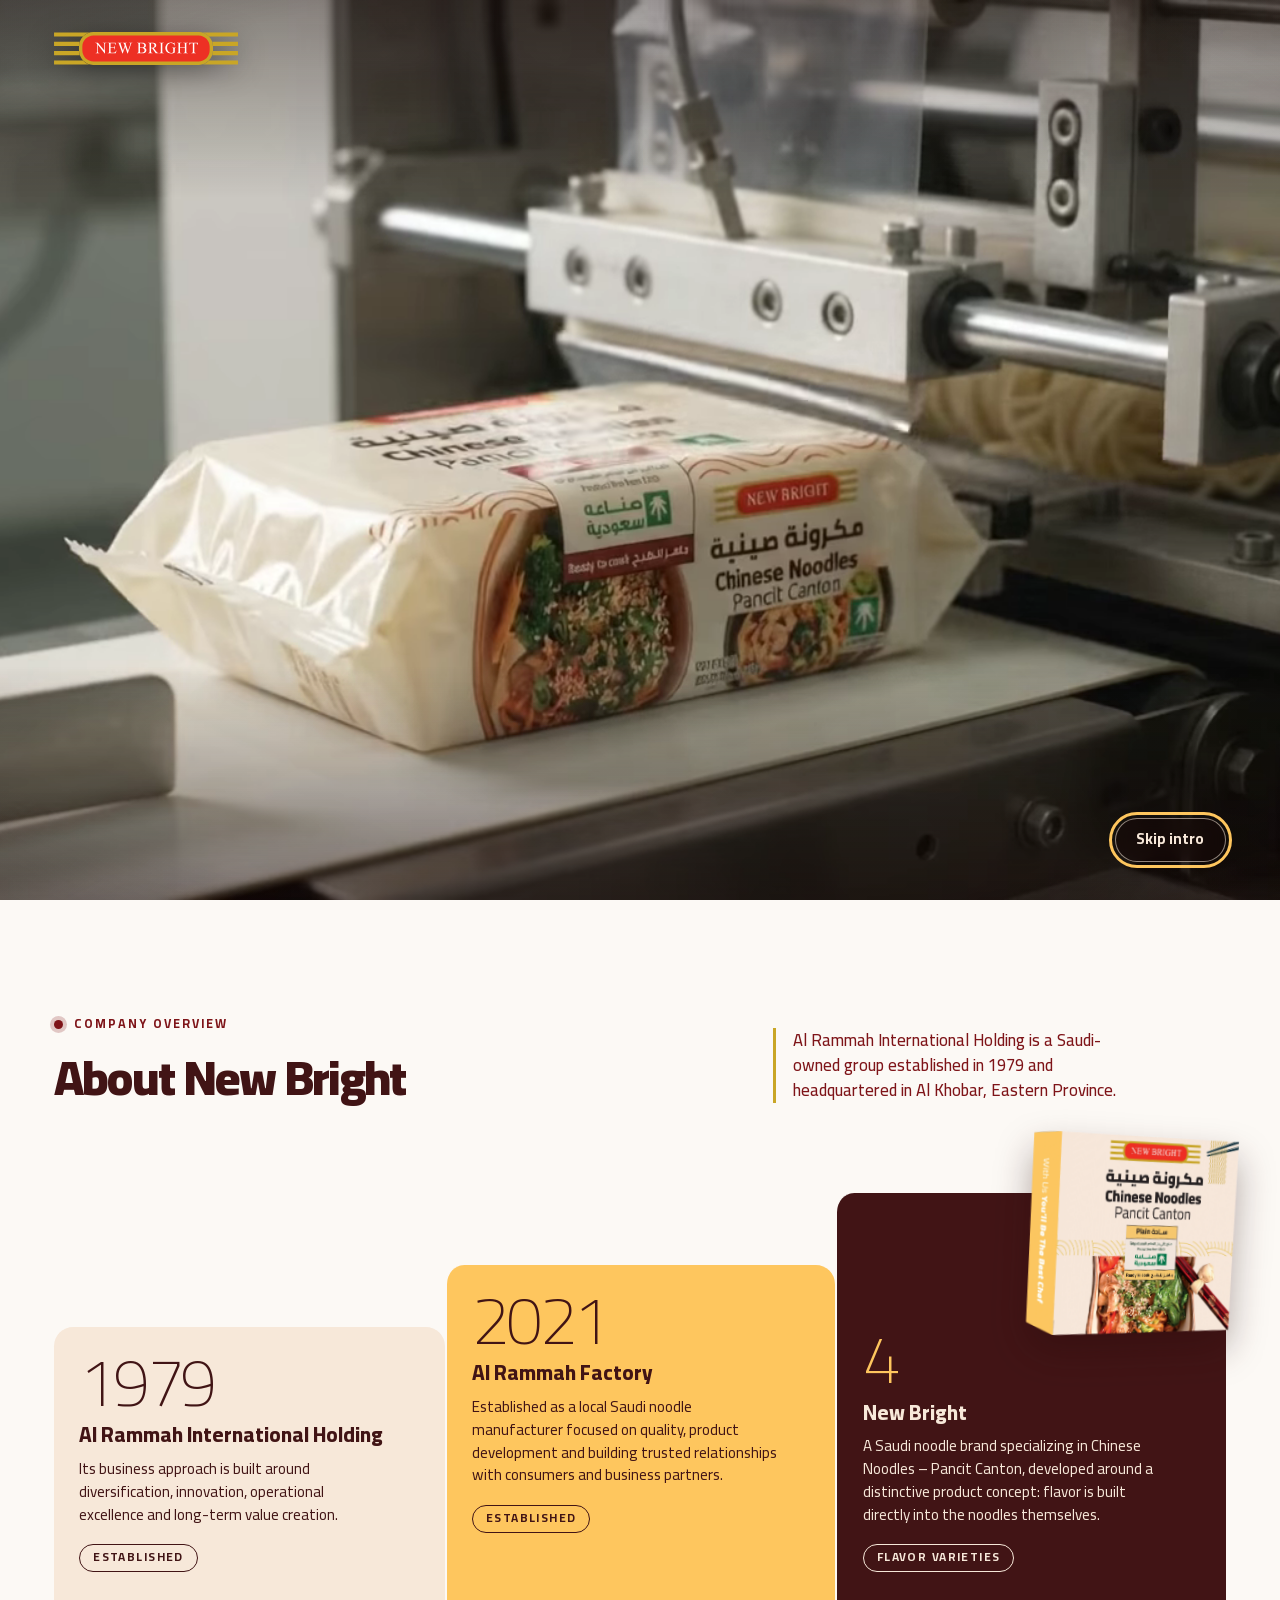
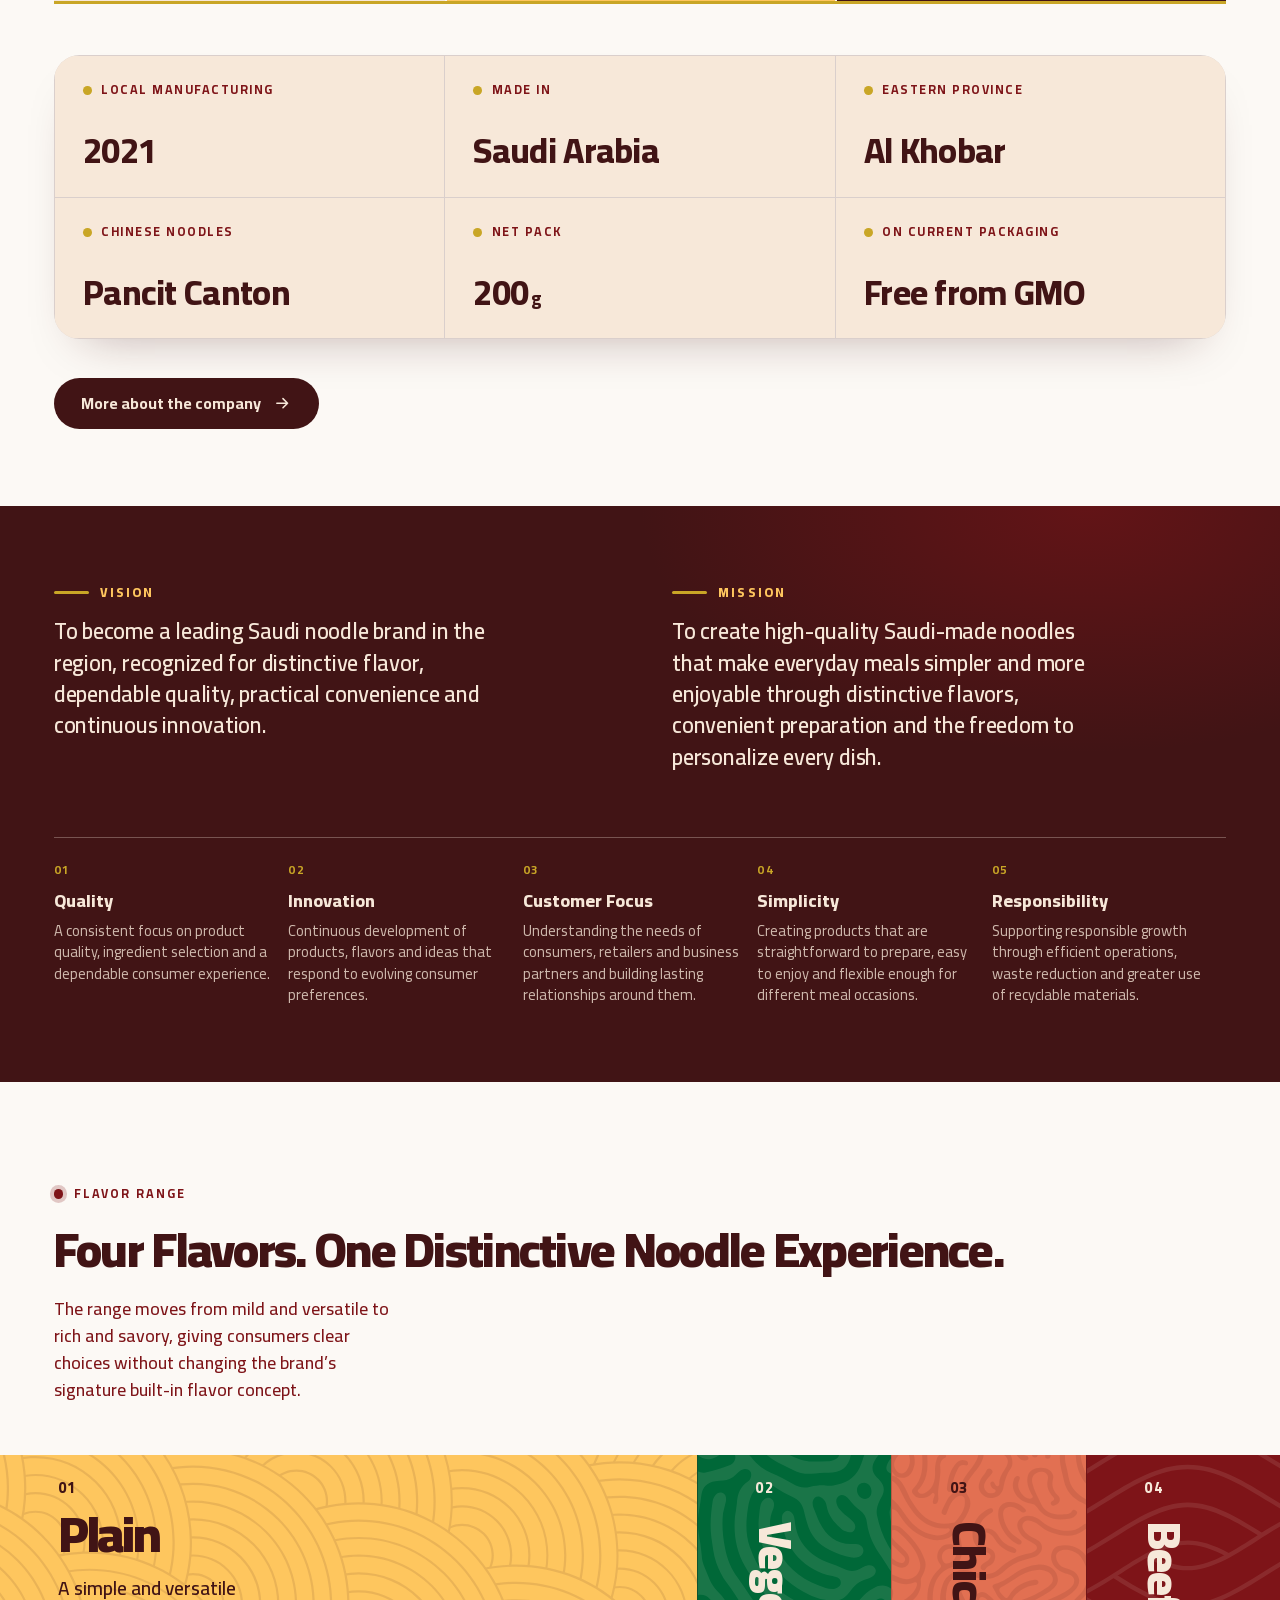
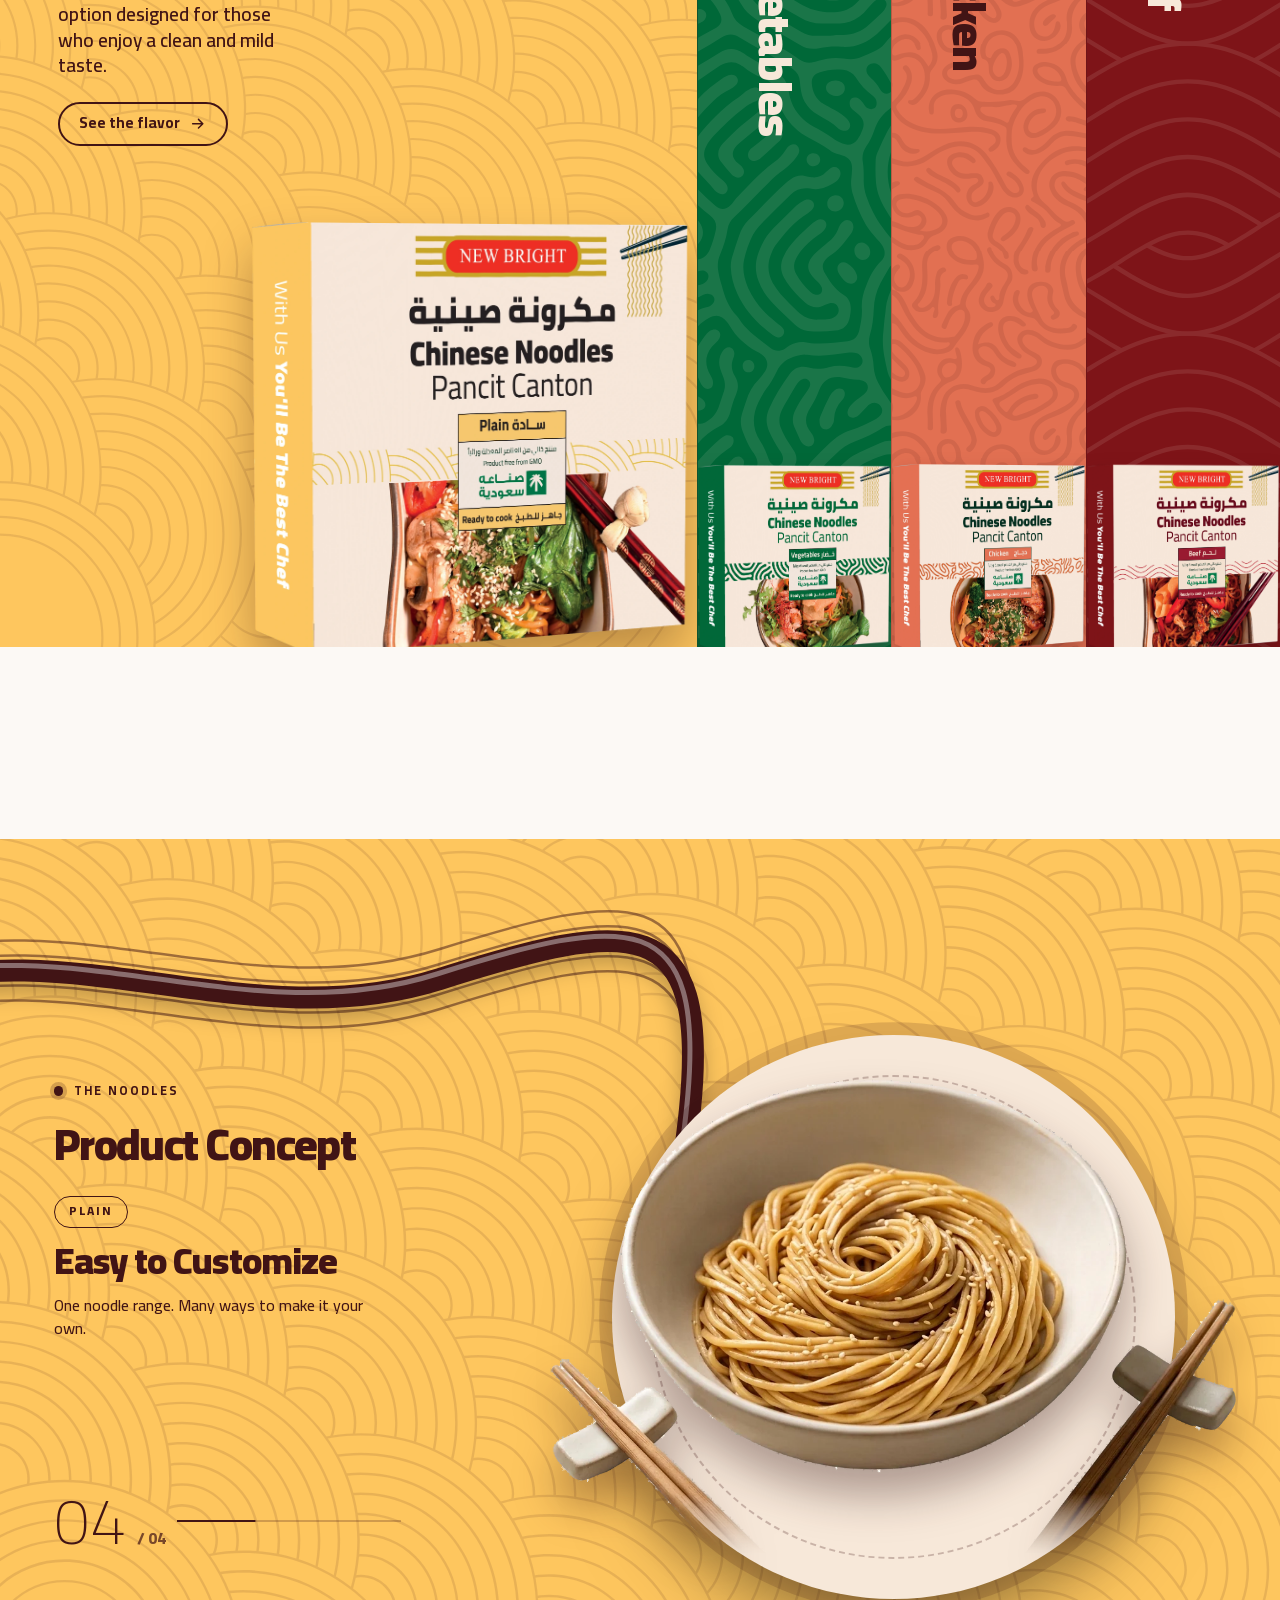
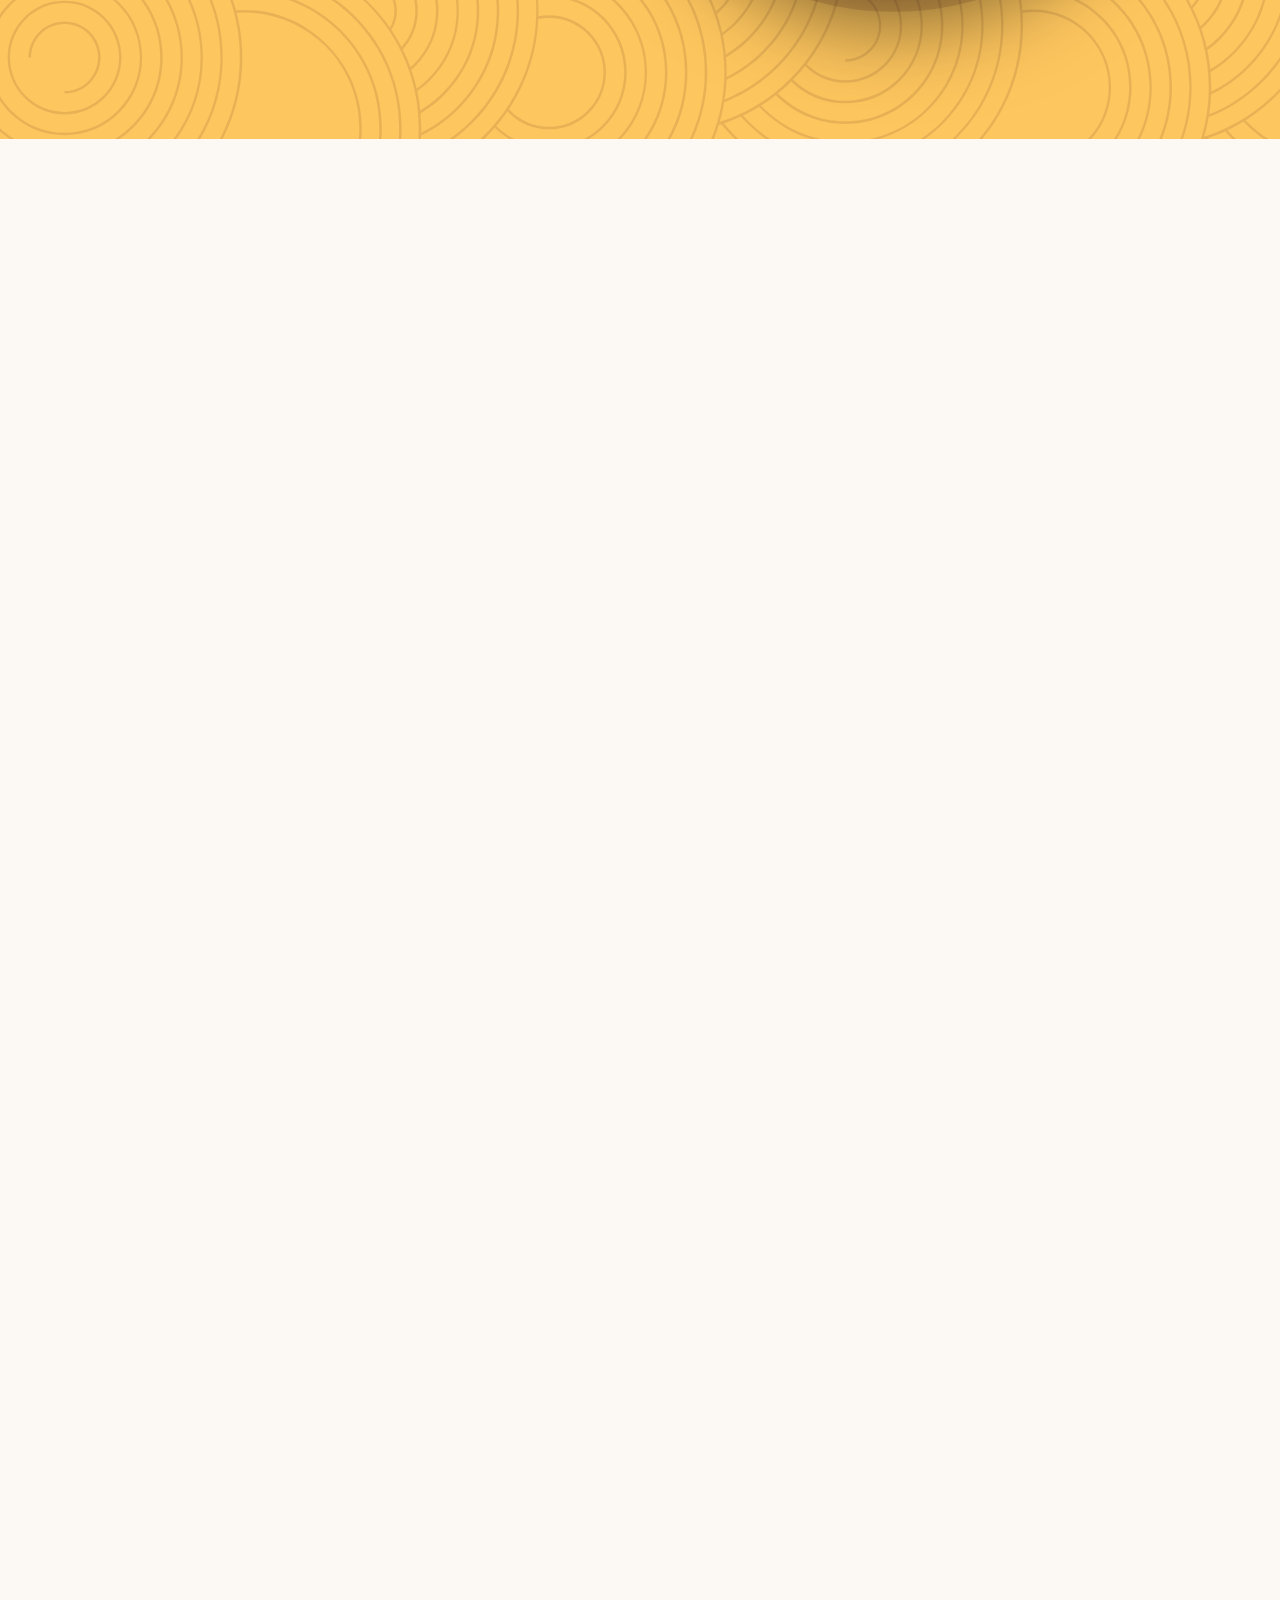
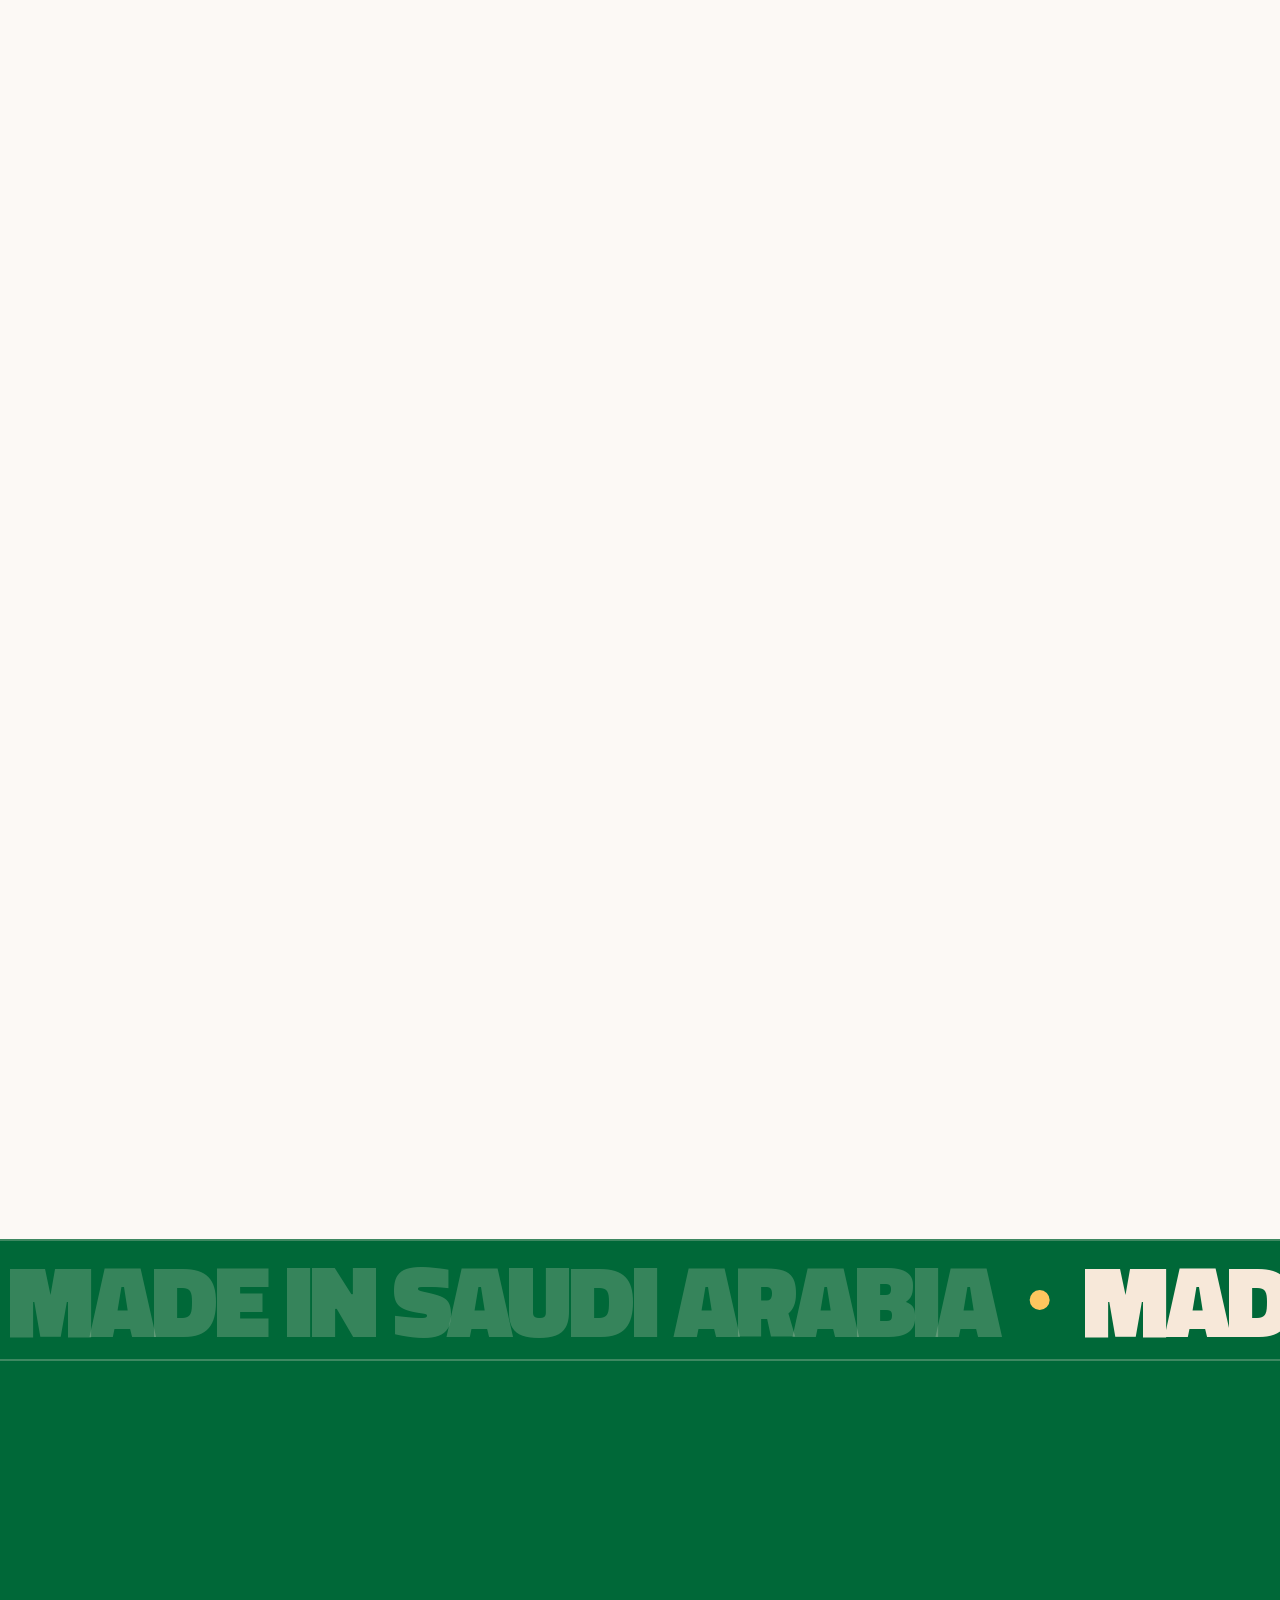
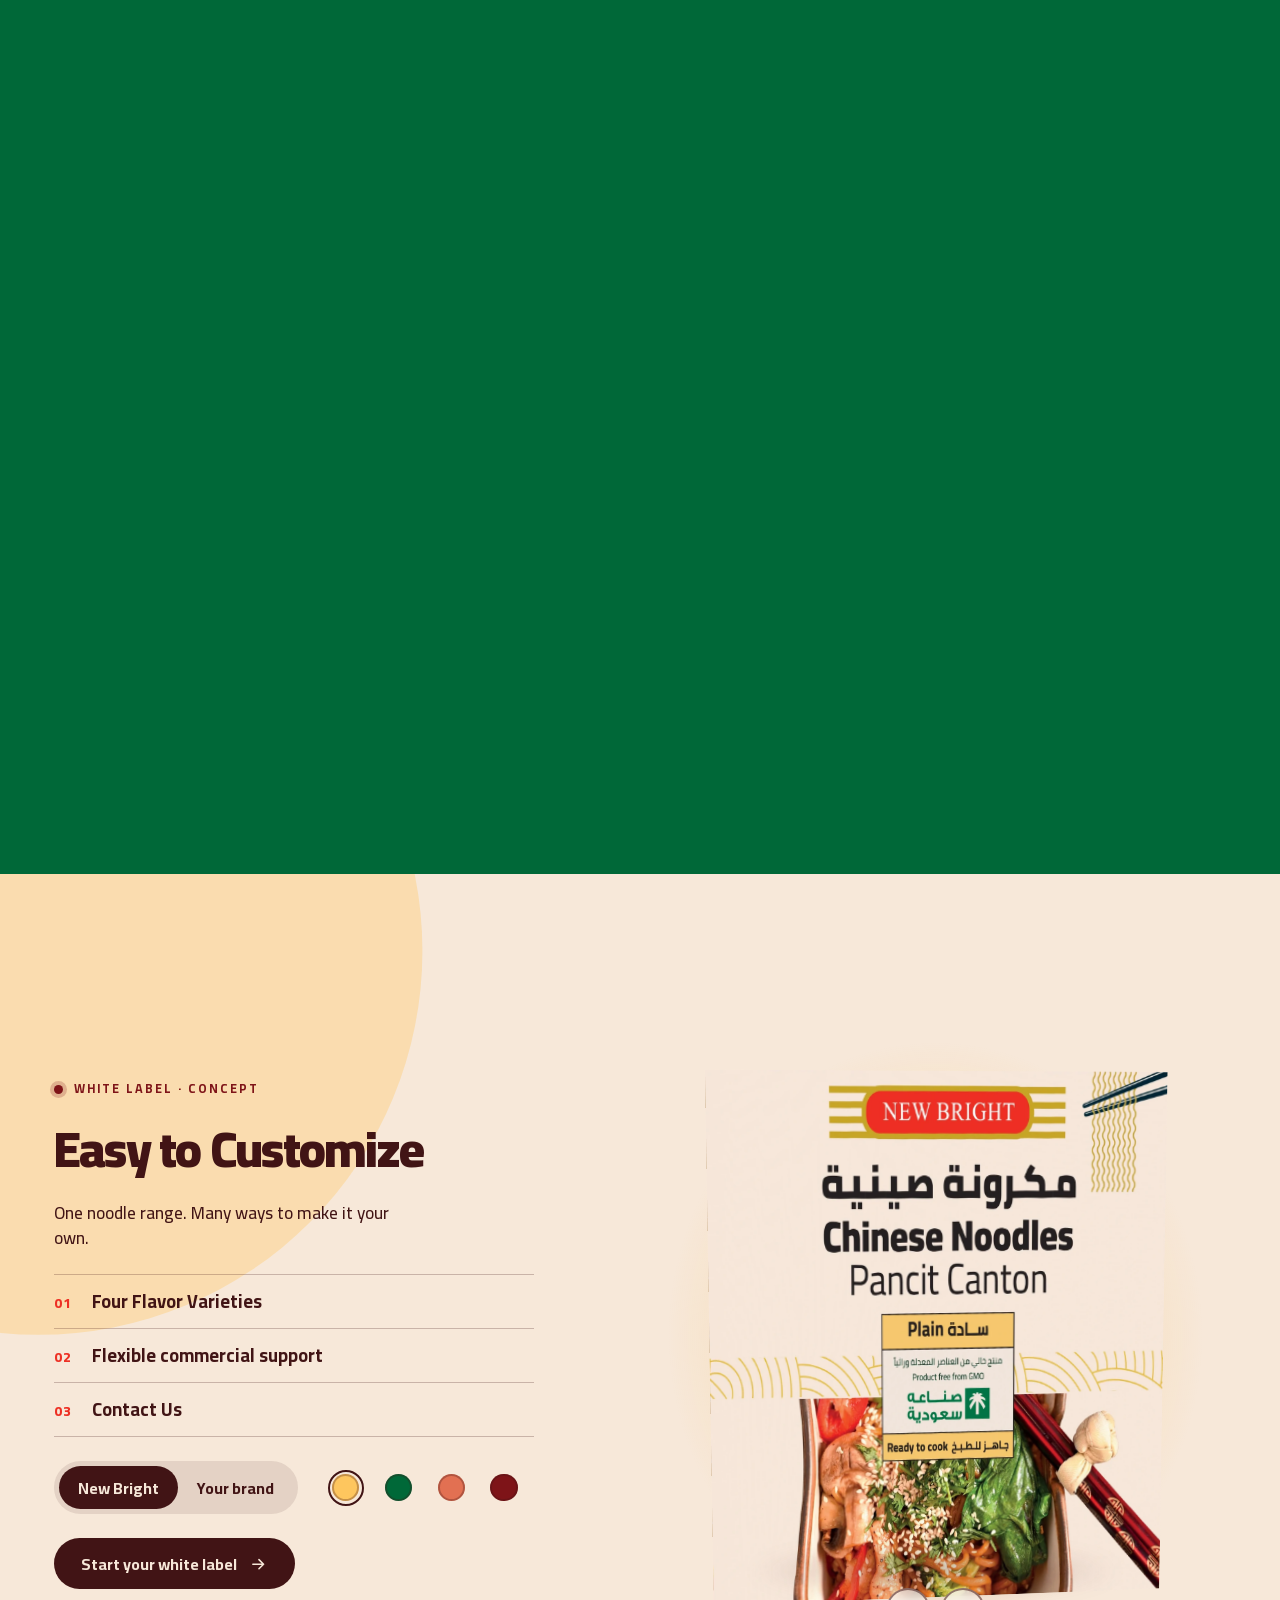
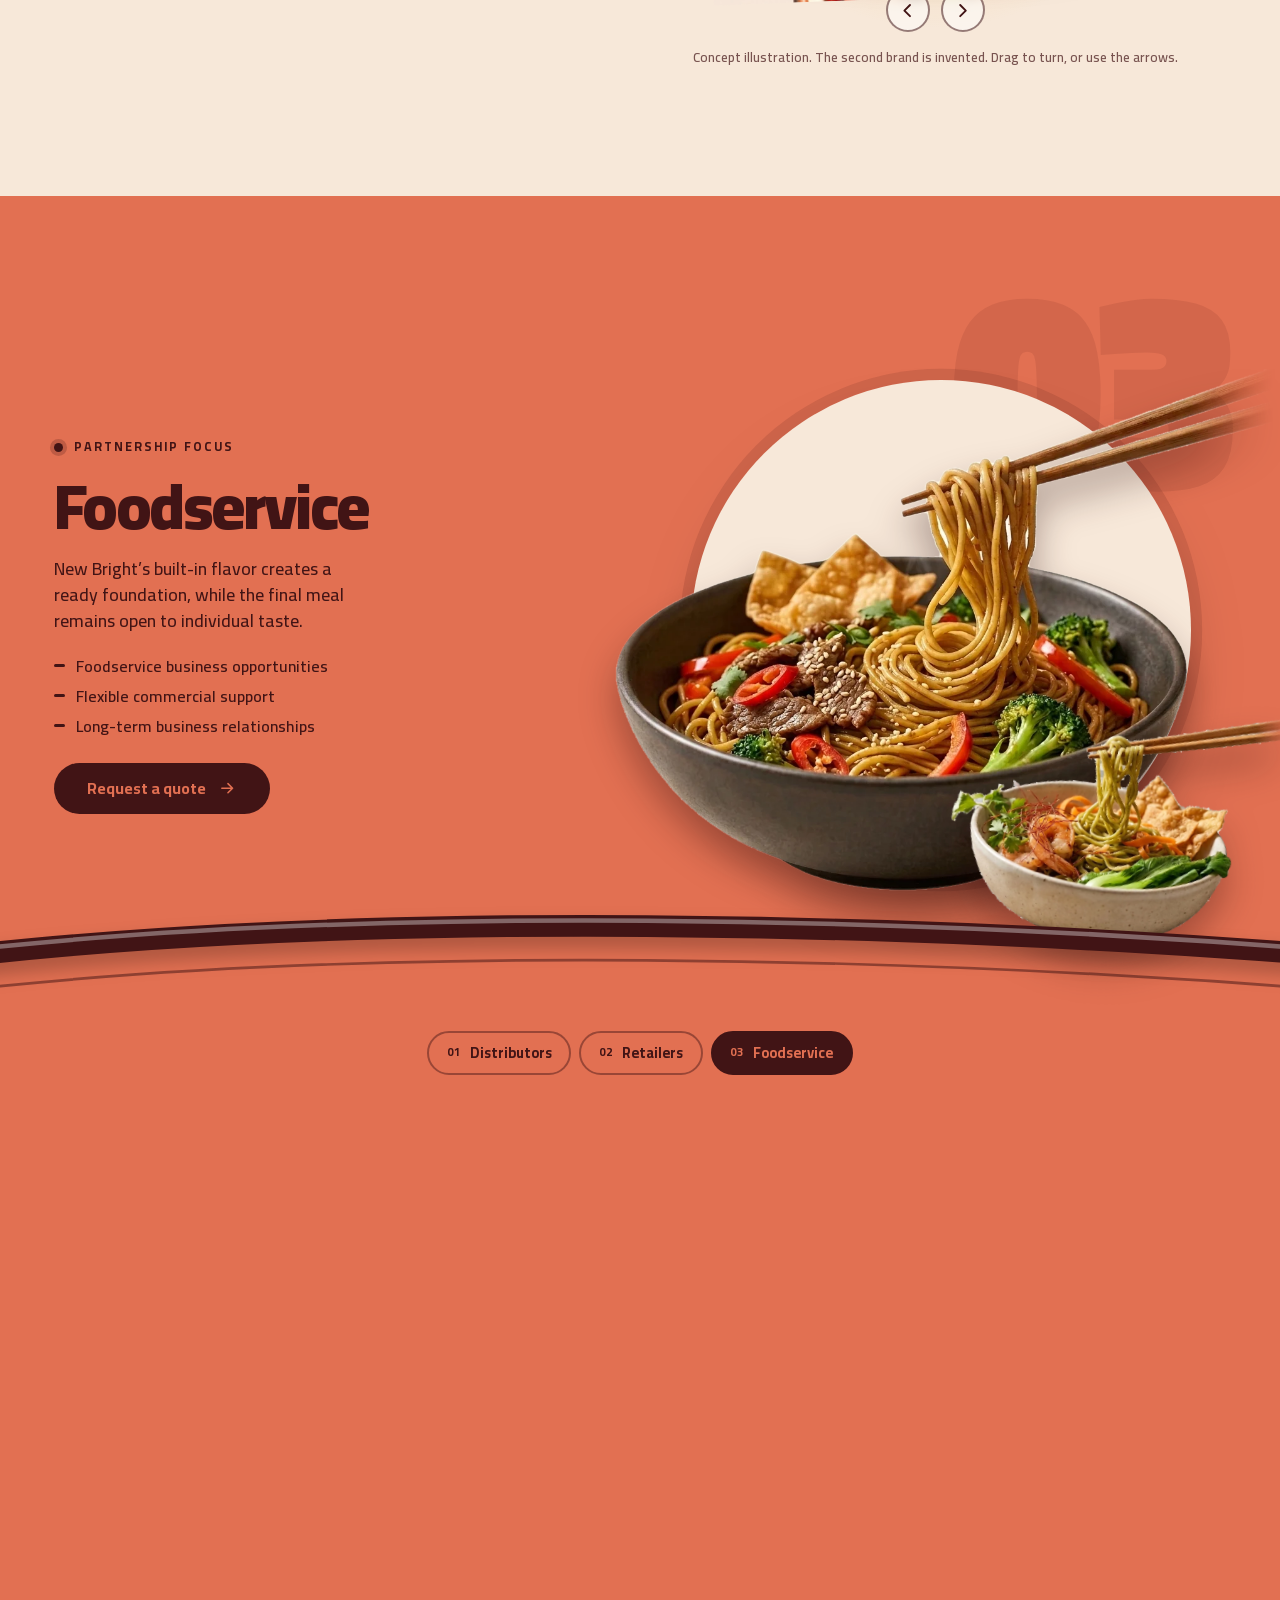
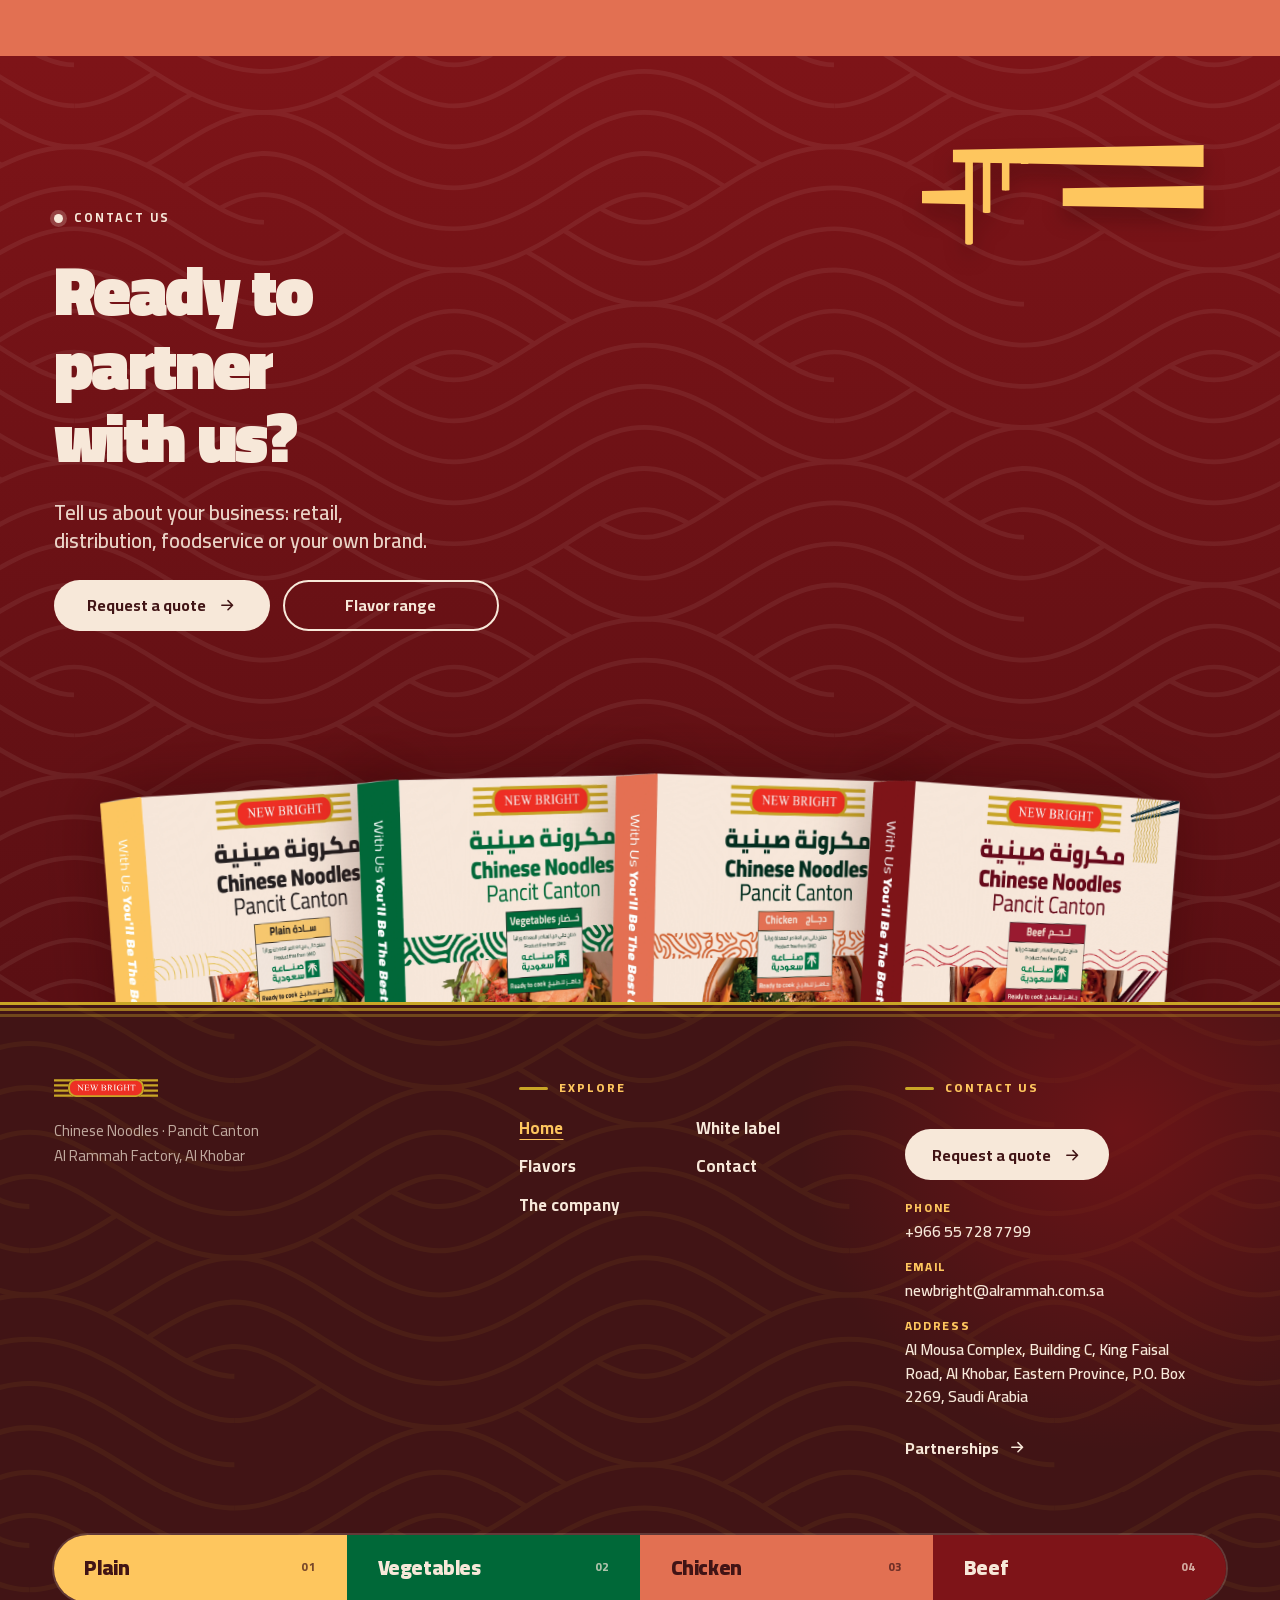
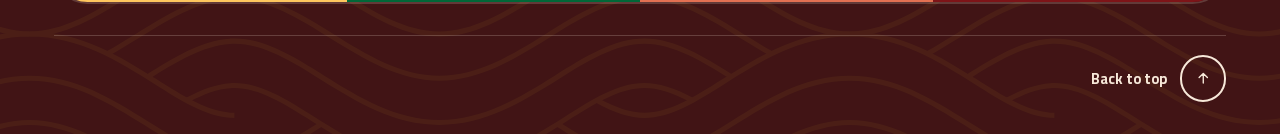
<file: index.html>
<!doctype html>
<html lang="en" dir="ltr">
<head>
<meta charset="utf-8">
<meta name="viewport" content="width=device-width, initial-scale=1, viewport-fit=cover">
<title>New Bright | Flavor in every strand</title>
<meta name="description" content="An independent homepage concept for New Bright: Chinese Noodles · Pancit Canton, made in Saudi Arabia.">
<meta name="robots" content="noindex">
<meta name="theme-color" content="#411415">
<link rel="icon" href="assets/brand/logo.svg" type="image/svg+xml">
<link rel="preload" href="assets/fonts/cairo-latin.woff2" as="font" type="font/woff2" crossorigin>
<link rel="preload" href="assets/packs/plain.webp" as="image">
<script>document.documentElement.classList.add('js');try{var l=new URLSearchParams(location.search).get('lang')||localStorage.getItem('nb-lang');if(l==='ar'){document.documentElement.lang='ar';document.documentElement.dir='rtl'}}catch(e){}</script>
<script>(function(){var d=document.documentElement;try{var rm=matchMedia('(prefers-reduced-motion: reduce)').matches;var n=performance.getEntriesByType&&performance.getEntriesByType('navigation')[0];var internal=n&&n.type==='navigate'&&document.referrer&&new URL(document.referrer).origin===location.origin;var back=n&&n.type==='back_forward';if(!rm&&!internal&&!back)d.classList.add('nbi-on')}catch(e){d.classList.add('nbi-on')}})()</script>
<link rel="stylesheet" href="styles.css?v=36">
</head>
<body data-hdr="light">
<div class="nbi" id="nbIntro">
  <video muted playsinline autoplay preload="auto" disablepictureinpicture disableremoteplayback tabindex="-1" aria-hidden="true" poster="assets/video/intro-poster.jpg">
    <source src="assets/video/intro.mp4" type='video/mp4; codecs="avc1.64001f"'>
    <source src="assets/video/intro.webm" type='video/webm; codecs="vp9"'>
  </video>
  <img class="nbi-logo" src="assets/brand/logo.svg" alt="New Bright" width="591" height="105">
  <button class="nbi-skip" type="button">Skip intro</button>
</div>

<a class="skip" href="#main" data-i18n="skip">Skip to content</a>

<!-- ───────── Header: a tag hanging from the top edge ───────── -->
<header class="hdr" id="hdr">
  <a class="tab" href="#top" aria-label="New Bright">
    <img src="assets/brand/logo.svg" alt="New Bright" width="591" height="105">
  </a>
  <p class="hdr-index" aria-hidden="true"><b id="hdrNum">01</b><span id="hdrLabel" data-i18n="ch.hero">The flavors</span></p>
  <div class="hdr-actions">
    <button class="pill pill-ghost" id="langBtn" type="button" aria-label="Switch language"><span id="langTxt">العربية</span></button>
    <a class="pill pill-solid hide-s" href="contact.html?path=trade#help" data-path="trade" data-i18n="cta.quote">Request a quote</a>
    <button class="pill pill-menu" id="menuBtn" type="button" aria-haspopup="dialog" aria-controls="menu">
      <span data-i18n="menu">Menu</span>
      <svg viewBox="0 0 24 24" width="20" height="20" aria-hidden="true"><path d="M4 7h16M4 12h11M4 17h16"/></svg>
    </button>
  </div>
</header>

<!-- ───────── Social dock: fixed on every screen ───────── -->
<nav class="sdock" id="sdock" data-i18n-aria="soc.label" aria-label="New Bright on social media">
    <ul class="sd-list" id="sdList">
      <li style="--o:0"><a class="sd-link" href="https://www.instagram.com/NewBrightKSA" target="_blank" rel="noopener noreferrer" data-n="instagram"><svg viewBox="0 0 24 24" aria-hidden="true"><path d="M7.0301.084c-1.2768.0602-2.1487.264-2.911.5634-.7888.3075-1.4575.72-2.1228 1.3877-.6652.6677-1.075 1.3368-1.3802 2.127-.2954.7638-.4956 1.6365-.552 2.914-.0564 1.2775-.0689 1.6882-.0626 4.947.0062 3.2586.0206 3.6671.0825 4.9473.061 1.2765.264 2.1482.5635 2.9107.308.7889.72 1.4573 1.388 2.1228.6679.6655 1.3365 1.0743 2.1285 1.38.7632.295 1.6361.4961 2.9134.552 1.2773.056 1.6884.069 4.9462.0627 3.2578-.0062 3.668-.0207 4.9478-.0814 1.28-.0607 2.147-.2652 2.9098-.5633.7889-.3086 1.4578-.72 2.1228-1.3881.665-.6682 1.0745-1.3378 1.3795-2.1284.2957-.7632.4966-1.636.552-2.9124.056-1.2809.0692-1.6898.063-4.948-.0063-3.2583-.021-3.6668-.0817-4.9465-.0607-1.2797-.264-2.1487-.5633-2.9117-.3084-.7889-.72-1.4568-1.3876-2.1228C21.2982 1.33 20.628.9208 19.8378.6165 19.074.321 18.2017.1197 16.9244.0645 15.6471.0093 15.236-.005 11.977.0014 8.718.0076 8.31.0215 7.0301.0839m.1402 21.6932c-1.17-.0509-1.8053-.2453-2.2287-.408-.5606-.216-.96-.4771-1.3819-.895-.422-.4178-.6811-.8186-.9-1.378-.1644-.4234-.3624-1.058-.4171-2.228-.0595-1.2645-.072-1.6442-.079-4.848-.007-3.2037.0053-3.583.0607-4.848.05-1.169.2456-1.805.408-2.2282.216-.5613.4762-.96.895-1.3816.4188-.4217.8184-.6814 1.3783-.9003.423-.1651 1.0575-.3614 2.227-.4171 1.2655-.06 1.6447-.072 4.848-.079 3.2033-.007 3.5835.005 4.8495.0608 1.169.0508 1.8053.2445 2.228.408.5608.216.96.4754 1.3816.895.4217.4194.6816.8176.9005 1.3787.1653.4217.3617 1.056.4169 2.2263.0602 1.2655.0739 1.645.0796 4.848.0058 3.203-.0055 3.5834-.061 4.848-.051 1.17-.245 1.8055-.408 2.2294-.216.5604-.4763.96-.8954 1.3814-.419.4215-.8181.6811-1.3783.9-.4224.1649-1.0577.3617-2.2262.4174-1.2656.0595-1.6448.072-4.8493.079-3.2045.007-3.5825-.006-4.848-.0608M16.953 5.5864A1.44 1.44 0 1 0 18.39 4.144a1.44 1.44 0 0 0-1.437 1.4424M5.8385 12.012c.0067 3.4032 2.7706 6.1557 6.173 6.1493 3.4026-.0065 6.157-2.7701 6.1506-6.1733-.0065-3.4032-2.771-6.1565-6.174-6.1498-3.403.0067-6.156 2.771-6.1496 6.1738M8 12.0077a4 4 0 1 1 4.008 3.9921A3.9996 3.9996 0 0 1 8 12.0077"/></svg><span class="sd-name">Instagram<span class="sr" data-i18n="soc.tab"> (opens in a new tab)</span></span></a></li>
      <li style="--o:1"><a class="sd-link" href="https://www.tiktok.com/@newbrightksa" target="_blank" rel="noopener noreferrer" data-n="tiktok"><svg viewBox="0 0 24 24" aria-hidden="true"><path d="M12.525.02c1.31-.02 2.61-.01 3.91-.02.08 1.53.63 3.09 1.75 4.17 1.12 1.11 2.7 1.62 4.24 1.79v4.03c-1.44-.05-2.89-.35-4.2-.97-.57-.26-1.1-.59-1.62-.93-.01 2.92.01 5.84-.02 8.75-.08 1.4-.54 2.79-1.35 3.94-1.31 1.92-3.58 3.17-5.91 3.21-1.43.08-2.86-.31-4.08-1.03-2.02-1.19-3.44-3.37-3.65-5.71-.02-.5-.03-1-.01-1.49.18-1.9 1.12-3.72 2.58-4.96 1.66-1.44 3.98-2.13 6.15-1.72.02 1.48-.04 2.96-.04 4.44-.99-.32-2.15-.23-3.02.37-.63.41-1.11 1.04-1.36 1.75-.21.51-.15 1.07-.14 1.61.24 1.64 1.82 3.02 3.5 2.87 1.12-.01 2.19-.66 2.77-1.61.19-.33.4-.67.41-1.06.1-1.79.06-3.57.07-5.36.01-4.03-.01-8.05.02-12.07z"/></svg><span class="sd-name">TikTok<span class="sr" data-i18n="soc.tab"> (opens in a new tab)</span></span></a></li>
      <li style="--o:2"><a class="sd-link" href="https://www.snapchat.com/add/NewBrightKSA" target="_blank" rel="noopener noreferrer" data-n="snapchat"><svg viewBox="0 0 24 24" aria-hidden="true"><path d="M12.206.793c.99 0 4.347.276 5.93 3.821.529 1.193.403 3.219.299 4.847l-.003.06c-.012.18-.022.345-.03.51.075.045.203.09.401.09.3-.016.659-.12 1.033-.301.165-.088.344-.104.464-.104.182 0 .359.029.509.09.45.149.734.479.734.838.015.449-.39.839-1.213 1.168-.089.029-.209.075-.344.119-.45.135-1.139.36-1.333.81-.09.224-.061.524.12.868l.015.015c.06.136 1.526 3.475 4.791 4.014.255.044.435.27.42.509 0 .075-.015.149-.045.225-.24.569-1.273.988-3.146 1.271-.059.091-.12.375-.164.57-.029.179-.074.36-.134.553-.076.271-.27.405-.555.405h-.03c-.135 0-.313-.031-.538-.074-.36-.075-.765-.135-1.273-.135-.3 0-.599.015-.913.074-.6.104-1.123.464-1.723.884-.853.599-1.826 1.288-3.294 1.288-.06 0-.119-.015-.18-.015h-.149c-1.468 0-2.427-.675-3.279-1.288-.599-.42-1.107-.779-1.707-.884-.314-.045-.629-.074-.928-.074-.54 0-.958.089-1.272.149-.211.043-.391.074-.54.074-.374 0-.523-.224-.583-.42-.061-.192-.09-.389-.135-.567-.046-.181-.105-.494-.166-.57-1.918-.222-2.95-.642-3.189-1.226-.031-.063-.052-.15-.055-.225-.015-.243.165-.465.42-.509 3.264-.54 4.73-3.879 4.791-4.02l.016-.029c.18-.345.224-.645.119-.869-.195-.434-.884-.658-1.332-.809-.121-.029-.24-.074-.346-.119-1.107-.435-1.257-.93-1.197-1.273.09-.479.674-.793 1.168-.793.146 0 .27.029.383.074.42.194.789.3 1.104.3.234 0 .384-.06.465-.105l-.046-.569c-.098-1.626-.225-3.651.307-4.837C7.392 1.077 10.739.807 11.727.807l.419-.015h.06z"/></svg><span class="sd-name">Snapchat<span class="sr" data-i18n="soc.tab"> (opens in a new tab)</span></span></a></li>
      <li style="--o:3"><a class="sd-link" href="https://x.com/NewBrightKSA" target="_blank" rel="noopener noreferrer" data-n="x"><svg viewBox="0 0 24 24" aria-hidden="true"><path d="M14.234 10.162 22.977 0h-2.072l-7.591 8.824L7.251 0H.258l9.168 13.343L.258 24H2.33l8.016-9.318L16.749 24h6.993zm-2.837 3.299-.929-1.329L3.076 1.56h3.182l5.965 8.532.929 1.329 7.754 11.09h-3.182z"/></svg><span class="sd-name">X<span class="sr" data-i18n="soc.tab"> (opens in a new tab)</span></span></a></li>
      <li style="--o:4"><a class="sd-link" href="https://www.facebook.com/NewBrightKSA" target="_blank" rel="noopener noreferrer" data-n="facebook"><svg viewBox="0 0 24 24" aria-hidden="true"><path d="M9.101 23.691v-7.98H6.627v-3.667h2.474v-1.58c0-4.085 1.848-5.978 5.858-5.978.401 0 .955.042 1.468.103a8.68 8.68 0 0 1 1.141.195v3.325a8.623 8.623 0 0 0-.653-.036 26.805 26.805 0 0 0-.733-.009c-.707 0-1.259.096-1.675.309a1.686 1.686 0 0 0-.679.622c-.258.42-.374.995-.374 1.752v1.297h3.919l-.386 2.103-.287 1.564h-3.246v8.245C19.396 23.238 24 18.179 24 12.044c0-6.627-5.373-12-12-12s-12 5.373-12 12c0 5.628 3.874 10.35 9.101 11.647Z"/></svg><span class="sd-name">Facebook<span class="sr" data-i18n="soc.tab"> (opens in a new tab)</span></span></a></li>
      <li style="--o:5"><a class="sd-link" href="https://www.linkedin.com/company/newbrightksa" target="_blank" rel="noopener noreferrer" data-n="linkedin"><svg viewBox="0 0 16 16" aria-hidden="true"><path d="M0 1.146C0 .513.526 0 1.175 0h13.65C15.474 0 16 .513 16 1.146v13.708c0 .633-.526 1.146-1.175 1.146H1.175C.526 16 0 15.487 0 14.854zm4.943 12.248V6.169H2.542v7.225zm-1.2-8.212c.837 0 1.358-.554 1.358-1.248-.015-.709-.52-1.248-1.342-1.248S2.4 3.226 2.4 3.934c0 .694.521 1.248 1.327 1.248zm4.908 8.212V9.359c0-.216.016-.432.08-.586.173-.431.568-.878 1.232-.878.869 0 1.216.662 1.216 1.634v3.865h2.401V9.25c0-2.22-1.184-3.252-2.764-3.252-1.274 0-1.845.7-2.165 1.193v.025h-.016l.016-.025V6.169h-2.4c.03.678 0 7.225 0 7.225z"/></svg><span class="sd-name">LinkedIn<span class="sr" data-i18n="soc.tab"> (opens in a new tab)</span></span></a></li>
      <li style="--o:6"><a class="sd-link" href="https://wa.me/966557287799" target="_blank" rel="noopener noreferrer" data-n="whatsapp"><svg viewBox="0 0 24 24" aria-hidden="true"><path d="M17.472 14.382c-.297-.149-1.758-.867-2.03-.967-.273-.099-.471-.148-.67.15-.197.297-.767.966-.94 1.164-.173.199-.347.223-.644.075-.297-.15-1.255-.463-2.39-1.475-.883-.788-1.48-1.761-1.653-2.059-.173-.297-.018-.458.13-.606.134-.133.298-.347.446-.52.149-.174.198-.298.298-.497.099-.198.05-.371-.025-.52-.075-.149-.669-1.612-.916-2.207-.242-.579-.487-.5-.669-.51-.173-.008-.371-.01-.57-.01-.198 0-.52.074-.792.372-.272.297-1.04 1.016-1.04 2.479 0 1.462 1.065 2.875 1.213 3.074.149.198 2.096 3.2 5.077 4.487.709.306 1.262.489 1.694.625.712.227 1.36.195 1.871.118.571-.085 1.758-.719 2.006-1.413.248-.694.248-1.289.173-1.413-.074-.124-.272-.198-.57-.347m-5.421 7.403h-.004a9.87 9.87 0 01-5.031-1.378l-.361-.214-3.741.982.998-3.648-.235-.374a9.86 9.86 0 01-1.51-5.26c.001-5.45 4.436-9.884 9.888-9.884 2.64 0 5.122 1.03 6.988 2.898a9.825 9.825 0 012.893 6.994c-.003 5.45-4.437 9.884-9.885 9.884m8.413-18.297A11.815 11.815 0 0012.05 0C5.495 0 .16 5.335.157 11.892c0 2.096.547 4.142 1.588 5.945L.057 24l6.305-1.654a11.882 11.882 0 005.683 1.448h.005c6.554 0 11.89-5.335 11.893-11.893a11.821 11.821 0 00-3.48-8.413Z"/></svg><span class="sd-name">WhatsApp<span class="sr" data-i18n="soc.tab"> (opens in a new tab)</span></span></a></li>
    </ul>
    <button class="sd-toggle" id="sdToggle" type="button" aria-expanded="false" aria-controls="sdList"><svg viewBox="0 0 24 24" class="sd-ico-open" aria-hidden="true"><circle cx="18" cy="5" r="3"/><circle cx="6" cy="12" r="3"/><circle cx="18" cy="19" r="3"/><path d="M8.6 13.5l6.8 4M15.4 6.5l-6.8 4"/></svg><svg viewBox="0 0 24 24" class="sd-ico-close" aria-hidden="true"><path d="M5 5l14 14M19 5L5 19"/></svg><span class="sr" id="sdLabel" data-i18n="soc.open">Show social media accounts</span></button>
  </nav>

<!-- ───────── Menu ───────── -->
<dialog class="menu" id="menu" aria-label="Menu" data-lenis-prevent>
  <div class="menu-in">
    <button class="menu-x" id="menuX" type="button" aria-label="Close">
      <svg viewBox="0 0 24 24" width="22" height="22" aria-hidden="true"><path d="M5 5l14 14M19 5L5 19"/></svg>
    </button>
    <ol class="menu-list">
      <li><a href="index.html" aria-current="page"><i>01</i><span data-nav="menu.home">Home</span></a></li>
      <li><a href="flavors.html"><i>02</i><span data-nav="menu.flavors">Flavors</span></a></li>
      <li><a href="company.html"><i>03</i><span data-nav="menu.company">The company</span></a></li>
      <li><a href="whitelabel.html"><i>04</i><span data-nav="menu.label">White label</span></a></li>
      <li><a href="contact.html"><i>05</i><span data-nav="menu.contact">Contact</span></a></li>
      <li><a href="contact.html?path=trade#help" data-path="trade"><i>06</i><span data-nav="menu.quote">Request a quote</span></a></li>
    </ol>
    <div class="menu-foot">
      <p data-i18n="menu.tag">Chinese Noodles · Pancit Canton</p>
      <p data-i18n="made.by">Al Rammah Factory, Al Khobar</p>
    </div>
  </div>
</dialog>

<!-- ───────── Chapter rail ───────── -->
<nav class="rail" id="rail" aria-label="Chapters">
  <span class="rail-line"><i id="railFill"></i></span>
  <ol>
    <li><a href="#top" data-ch="0" aria-label="01"><b>01</b></a></li>
    <li><a href="#intro" data-ch="1" aria-label="02"><b>02</b></a></li>
    <li><a href="#collection" data-ch="2" aria-label="03"><b>03</b></a></li>
    <li><a href="#idea" data-ch="3" aria-label="04"><b>04</b></a></li>
    <li><a href="#made" data-ch="4" aria-label="05"><b>05</b></a></li>
    <li><a href="#label" data-ch="5" aria-label="06"><b>06</b></a></li>
    <li><a href="#partners" data-ch="6" aria-label="07"><b>07</b></a></li>
    <li><a href="#close" data-ch="7" aria-label="08"><b>08</b></a></li>
  </ol>
</nav>

<main id="main">

<!-- ═════════ 01 · HERO ═════════ -->
<section class="hero" id="top" data-flavor="plain" data-ch="0" aria-labelledby="h1">
  <div class="stage-bg" aria-hidden="true">
    <div class="layer" data-f="plain"></div>
    <div class="layer" data-f="vegetables"></div>
    <div class="layer" data-f="chicken"></div>
    <div class="layer" data-f="beef"></div>
  </div>

  <div class="giant" aria-hidden="true">
    <span class="on" data-f="plain" data-i18n="f.plain.big">PLAIN</span>
    <span data-f="vegetables" data-i18n="f.vegetables.big">VEGETABLES</span>
    <span data-f="chicken" data-i18n="f.chicken.big">CHICKEN</span>
    <span data-f="beef" data-i18n="f.beef.big">BEEF</span>
  </div>

  <div class="hero-copy">
    <p class="eyebrow"><i class="dot"></i><span data-i18n="hero.eyebrow">Chinese Noodles · Pancit Canton</span></p>
    <h1 id="h1">
      <span class="ln"><span data-i18n="h1.a">Flavor,</span></span>
      <span class="ln"><span data-i18n="h1.b">in every</span></span>
      <span class="ln"><span><span data-i18n="h1.c" class="strand-word">strand.</span><svg class="squig" viewBox="0 0 300 24" preserveAspectRatio="none" aria-hidden="true"><path pathLength="1" d="M2 12c12-14 24-14 36 0s24 14 36 0 24-14 36 0 24 14 36 0 24-14 36 0 24 14 36 0 24-14 36 0 24 14 36 0"/></svg></span></span>
    </h1>
    <p class="lead" data-i18n="hero.lead">Flavor is built directly into the noodles themselves.</p>
    <div class="cta-row">
      <a class="btn btn-fill" href="flavors.html"><span data-i18n="hero.cta1">Flavor range</span><svg viewBox="0 0 24 24" class="ico flip" aria-hidden="true"><path d="M5 12h14M13 6l6 6-6 6"/></svg></a>
      <a class="btn btn-line" href="#partners"><span data-i18n="hero.cta2">Partnerships</span></a>
    </div>
  </div>

  <div class="packs" id="packs">
    <button class="pack" type="button" data-f="plain" data-slot="0" tabindex="-1"><span class="shadow"></span><img src="assets/packs/plain.webp" width="1820" height="1809" alt="" data-i18n-alt="f.plain.alt" fetchpriority="high"></button>
    <button class="pack" type="button" data-f="vegetables" data-slot="1" tabindex="-1"><span class="shadow"></span><img src="assets/packs/vegetables.webp" width="1820" height="1809" alt="" data-i18n-alt="f.vegetables.alt"></button>
    <button class="pack" type="button" data-f="chicken" data-slot="2" tabindex="-1"><span class="shadow"></span><img src="assets/packs/chicken.webp" width="1820" height="1809" alt="" data-i18n-alt="f.chicken.alt"></button>
    <button class="pack" type="button" data-f="beef" data-slot="3" tabindex="-1"><span class="shadow"></span><img src="assets/packs/beef.webp" width="1820" height="1809" alt="" data-i18n-alt="f.beef.alt"></button>
  </div>

  <div class="hero-bar">
    <div class="selector" role="radiogroup" id="selector" data-i18n-aria="hero.pick" aria-label="Choose a flavor">
      <button type="button" role="radio" aria-checked="true" data-f="plain"><i style="--c:var(--yellow)"></i><span class="n">01</span><span class="nm" data-i18n="f.plain.name">Plain</span></button>
      <button type="button" role="radio" aria-checked="false" data-f="vegetables"><i style="--c:var(--green)"></i><span class="n">02</span><span class="nm" data-i18n="f.vegetables.name">Vegetables</span></button>
      <button type="button" role="radio" aria-checked="false" data-f="chicken"><i style="--c:var(--orange)"></i><span class="n">03</span><span class="nm" data-i18n="f.chicken.name">Chicken</span></button>
      <button type="button" role="radio" aria-checked="false" data-f="beef"><i style="--c:var(--spice)"></i><span class="n">04</span><span class="nm" data-i18n="f.beef.name">Beef</span></button>
    </div>
    <p class="flavor-note" id="flavorNote" aria-live="polite"><span id="noteTxt" data-i18n="f.plain.note">Mild and versatile.</span></p>
    <a class="scroll-cue" href="#intro" aria-label="Scroll"><svg viewBox="0 0 24 24" class="ico" aria-hidden="true"><path d="M12 5v14M6 13l6 6 6-6"/></svg></a>
  </div>
</section>

<!-- ═════════ 02 · THE HOUSE BEHIND THE BRAND ═════════ -->
<section class="house" id="intro" data-ch="1" data-hdr="light" aria-labelledby="houseTitle">
  <span class="ink-strands" aria-hidden="true"><i></i><i></i><i></i><i></i><i></i><i></i></span>
  <div class="house-head">
    <div>
      <p class="eyebrow dark" data-reveal><i class="dot"></i><span data-i18n="house.eyebrow">The house behind the brand</span></p>
      <h2 id="houseTitle" data-reveal style="--i:1" data-i18n="house.title">New Bright is a brand of Al Rammah Factory.</h2>
    </div>
    <p class="house-sub" data-reveal style="--i:2" data-i18n="house.sub">Part of Al Rammah International Holding, a Saudi-owned group established in 1979 and headquartered in Al Khobar, Eastern Province.</p>
  </div>

  <ol class="lineage">
    <li class="node n1" data-reveal style="--i:0">
      <span class="yr">1979</span>
      <h3 data-i18n="house.n1.t">Al Rammah International Holding</h3>
      <p data-i18n="house.n1.p">A Saudi-owned group built on diversification, innovation, operational excellence and long-term value creation.</p>
      <span class="tag" data-i18n="house.n1.tag">The group</span>
    </li>
    <li class="node n2" data-reveal style="--i:1">
      <span class="yr">2021</span>
      <h3 data-i18n="house.n2.t">Al Rammah Factory</h3>
      <p data-i18n="house.n2.p">A local Saudi noodle manufacturer focused on quality, product development and trusted relationships with consumers and partners.</p>
      <span class="tag" data-i18n="house.n2.tag">The factory</span>
    </li>
    <li class="node n3" data-reveal style="--i:2">
      <img class="node-pack" role="presentation" src="assets/packs/plain.webp" alt="" width="1820" height="1809" loading="lazy">
      <span class="yr" data-i18n="house.n3.yr">Today</span>
      <h3 data-i18n="house.n3.t">New Bright</h3>
      <p data-i18n="house.n3.p">Chinese Noodles · Pancit Canton, built around one idea: the flavor is part of the noodle itself.</p>
      <span class="tag" data-i18n="house.n3.tag">The brand</span>
    </li>
  </ol>

  <ul class="facts">
    <li data-reveal style="--i:0"><span data-i18n="fact.1.l">Local manufacturing</span><b data-i18n="fact.1.v">2021</b></li>
    <li data-reveal style="--i:1"><span data-i18n="fact.2.l">Made in</span><b data-i18n="fact.2.v">Saudi Arabia</b></li>
    <li data-reveal style="--i:2"><span data-i18n="fact.3.l">Eastern Province</span><b data-i18n="fact.3.v">Al Khobar</b></li>
    <li data-reveal style="--i:3"><span data-i18n="fact.4.l">Flavor varieties</span><b data-i18n="fact.4.v">4</b></li>
    <li data-reveal style="--i:4"><span data-i18n="fact.5.l">Net pack</span><b>200<small>g</small></b></li>
    <li data-reveal style="--i:5"><span data-i18n="fact.6.l">As stated on the pack</span><b data-i18n="fact.6.v">GMO-free</b></li>
  </ul>
  <div class="more-row" data-reveal><a class="btn btn-fill" href="company.html"><span data-i18n="house.cta">More about the company</span><svg viewBox="0 0 24 24" class="ico flip" aria-hidden="true"><path d="M5 12h14M13 6l6 6-6 6"/></svg></a></div>

  <div class="vm">
    <div class="vm-grid">
      <div data-reveal><p class="vm-k" data-i18n="vm.v.k">Vision</p><p class="vm-t" data-i18n="vm.v.t">To become a leading Saudi noodle brand in the region, recognized for distinctive flavor, dependable quality, practical convenience and continuous innovation.</p></div>
      <div data-reveal style="--i:1"><p class="vm-k" data-i18n="vm.m.k">Mission</p><p class="vm-t" data-i18n="vm.m.t">To create high-quality Saudi-made noodles that make everyday meals simpler and more enjoyable through distinctive flavors, convenient preparation and the freedom to personalize every dish.</p></div>
    </div>
    <ul class="values">
      <li data-reveal style="--i:0"><b>01</b><h3 data-i18n="val.1.t">Quality</h3><p data-i18n="val.1.p">Ingredient selection and a dependable experience.</p></li>
      <li data-reveal style="--i:1"><b>02</b><h3 data-i18n="val.2.t">Innovation</h3><p data-i18n="val.2.p">New products, flavors and ideas for changing tastes.</p></li>
      <li data-reveal style="--i:2"><b>03</b><h3 data-i18n="val.3.t">Customer focus</h3><p data-i18n="val.3.p">Lasting relationships with consumers, retailers and partners.</p></li>
      <li data-reveal style="--i:3"><b>04</b><h3 data-i18n="val.4.t">Simplicity</h3><p data-i18n="val.4.p">Easy to prepare, flexible for any meal.</p></li>
      <li data-reveal style="--i:4"><b>05</b><h3 data-i18n="val.5.t">Responsibility</h3><p data-i18n="val.5.p">Efficient operations, less waste, more recyclable materials.</p></li>
    </ul>
  </div>
</section>

<!-- ═════════ 03 · COLLECTION ═════════ -->
<section class="coll" id="collection" data-ch="2" data-hdr="light" aria-labelledby="collTitle">
  <div class="coll-head">
    <p class="eyebrow dark" data-reveal><i class="dot"></i><span data-i18n="coll.eyebrow">The collection</span></p>
    <h2 id="collTitle" data-reveal style="--i:1" data-i18n="coll.title">Four flavors. One strand.</h2>
    <p class="coll-sub" data-reveal style="--i:2" data-i18n="coll.sub">From mild and versatile to rich and savory. The flavor is built into every one.</p>
  </div>
  <div class="acc" id="acc">
    <article class="panel on" data-f="plain" style="--c:var(--yellow);--on:var(--burg);--pat:url(assets/patterns/arcs.svg);--pat-s:cover">
      <button class="panel-hit" type="button" aria-expanded="true"><span class="sr" data-i18n="f.plain.name">Plain</span></button>
      <span class="num">01</span>
      <span class="vname" aria-hidden="true"><span data-i18n="f.plain.name">Plain</span></span>
      <div class="info"><h3 data-i18n="f.plain.name">Plain</h3><p data-i18n="f.plain.desc"></p><a class="stage-link" href="flavors.html#plain" data-f="plain"><span data-i18n="coll.view">See the flavor</span><svg viewBox="0 0 24 24" class="ico flip" aria-hidden="true"><path d="M5 12h14M13 6l6 6-6 6"/></svg></a></div>
      <img class="pic" data-i18n-alt="f.plain.alt" src="assets/packs/plain.webp" width="1820" height="1809" alt="" loading="lazy">
    </article>
    <article class="panel" data-f="vegetables" style="--c:var(--green);--on:var(--cream);--pat:url(assets/patterns/maze.svg);--pat-s:cover">
      <button class="panel-hit" type="button" aria-expanded="false"><span class="sr" data-i18n="f.vegetables.name">Vegetables</span></button>
      <span class="num">02</span>
      <span class="vname" aria-hidden="true"><span data-i18n="f.vegetables.name">Vegetables</span></span>
      <div class="info"><h3 data-i18n="f.vegetables.name">Vegetables</h3><p data-i18n="f.vegetables.desc"></p><a class="stage-link" href="flavors.html#vegetables" data-f="vegetables"><span data-i18n="coll.view">See the flavor</span><svg viewBox="0 0 24 24" class="ico flip" aria-hidden="true"><path d="M5 12h14M13 6l6 6-6 6"/></svg></a></div>
      <img class="pic" data-i18n-alt="f.vegetables.alt" src="assets/packs/vegetables.webp" width="1820" height="1809" alt="" loading="lazy">
    </article>
    <article class="panel" data-f="chicken" style="--c:var(--orange);--on:var(--burg);--pat:url(assets/patterns/squiggle.svg);--pat-s:900px auto">
      <button class="panel-hit" type="button" aria-expanded="false"><span class="sr" data-i18n="f.chicken.name">Chicken</span></button>
      <span class="num">03</span>
      <span class="vname" aria-hidden="true"><span data-i18n="f.chicken.name">Chicken</span></span>
      <div class="info"><h3 data-i18n="f.chicken.name">Chicken</h3><p data-i18n="f.chicken.desc"></p><a class="stage-link" href="flavors.html#chicken" data-f="chicken"><span data-i18n="coll.view">See the flavor</span><svg viewBox="0 0 24 24" class="ico flip" aria-hidden="true"><path d="M5 12h14M13 6l6 6-6 6"/></svg></a></div>
      <img class="pic" data-i18n-alt="f.chicken.alt" src="assets/packs/chicken.webp" width="1820" height="1809" alt="" loading="lazy">
    </article>
    <article class="panel" data-f="beef" style="--c:var(--spice);--on:var(--cream);--pat:url(assets/patterns/weave.svg);--pat-s:700px auto">
      <button class="panel-hit" type="button" aria-expanded="false"><span class="sr" data-i18n="f.beef.name">Beef</span></button>
      <span class="num">04</span>
      <span class="vname" aria-hidden="true"><span data-i18n="f.beef.name">Beef</span></span>
      <div class="info"><h3 data-i18n="f.beef.name">Beef</h3><p data-i18n="f.beef.desc"></p><a class="stage-link" href="flavors.html#beef" data-f="beef"><span data-i18n="coll.view">See the flavor</span><svg viewBox="0 0 24 24" class="ico flip" aria-hidden="true"><path d="M5 12h14M13 6l6 6-6 6"/></svg></a></div>
      <img class="pic" data-i18n-alt="f.beef.alt" src="assets/packs/beef.webp" width="1820" height="1809" alt="" loading="lazy">
    </article>
  </div>
  <div class="more-row" data-reveal><a class="btn btn-fill" href="flavors.html"><span data-i18n="coll.all">Explore every flavor</span><svg viewBox="0 0 24 24" class="ico flip" aria-hidden="true"><path d="M5 12h14M13 6l6 6-6 6"/></svg></a></div>
</section>

<!-- ═════════ 04 · THE IDEA — one strand, four flavors ═════════ -->
<section class="story" id="idea" data-ch="3" data-hdr="light" data-step="0" aria-labelledby="storyTitle">
  <div class="story-pin">
    <div class="sb" aria-hidden="true">
      <div class="sb-l" style="--c:var(--orange);--pt:var(--burg);--pat:url(assets/patterns/squiggle.svg);--ps:1000px auto"></div>
      <div class="sb-l" style="--c:var(--green);--pt:var(--cream);--pat:url(assets/patterns/maze.svg);--ps:cover"></div>
      <div class="sb-l" style="--c:var(--spice);--pt:var(--cream);--pat:url(assets/patterns/weave.svg);--ps:760px auto"></div>
      <div class="sb-l" style="--c:var(--yellow);--pt:var(--burg);--pat:url(assets/patterns/arcs.svg);--ps:cover"></div>
    </div>
    <svg class="spine d" viewBox="0 0 1440 900" preserveAspectRatio="xMidYMid slice" aria-hidden="true">
        <path class="sp-thin" pathLength="1" d="M-30 150 C150 90 330 200 520 140 S 790 70 770 270 S 700 480 868 468" transform="translate(0 -30)"/><path class="sp-thin" pathLength="1" d="M-30 150 C150 90 330 200 520 140 S 790 70 770 270 S 700 480 868 468" transform="translate(0 -15)"/><path class="sp-thin" pathLength="1" d="M-30 150 C150 90 330 200 520 140 S 790 70 770 270 S 700 480 868 468" transform="translate(0 15)"/><path class="sp-thin" pathLength="1" d="M-30 150 C150 90 330 200 520 140 S 790 70 770 270 S 700 480 868 468" transform="translate(0 30)"/>
        <path class="sp-main" pathLength="1" d="M-30 150 C150 90 330 200 520 140 S 790 70 770 270 S 700 480 868 468"/>
        <path class="sp-hi" pathLength="1" d="M-30 150 C150 90 330 200 520 140 S 790 70 770 270 S 700 480 868 468" transform="translate(-3 -5)"/>
        <circle class="sp-tip" r="15" cx="-50" cy="-50"/>
      </svg>
    <svg class="spine m" viewBox="0 0 390 844" preserveAspectRatio="xMidYMid slice" aria-hidden="true">
        <path class="sp-thin" pathLength="1" d="M-20 400 C90 330 170 470 260 405 S 372 372 300 452 S 236 470 195 498" transform="translate(0 -30)"/><path class="sp-thin" pathLength="1" d="M-20 400 C90 330 170 470 260 405 S 372 372 300 452 S 236 470 195 498" transform="translate(0 -15)"/><path class="sp-thin" pathLength="1" d="M-20 400 C90 330 170 470 260 405 S 372 372 300 452 S 236 470 195 498" transform="translate(0 15)"/><path class="sp-thin" pathLength="1" d="M-20 400 C90 330 170 470 260 405 S 372 372 300 452 S 236 470 195 498" transform="translate(0 30)"/>
        <path class="sp-main" pathLength="1" d="M-20 400 C90 330 170 470 260 405 S 372 372 300 452 S 236 470 195 498"/>
        <path class="sp-hi" pathLength="1" d="M-20 400 C90 330 170 470 260 405 S 372 372 300 452 S 236 470 195 498" transform="translate(-3 -5)"/>
        <circle class="sp-tip" r="15" cx="-50" cy="-50"/>
      </svg>
    <div class="story-copy">
      <p class="eyebrow"><i class="dot"></i><span data-i18n="story.eyebrow">The idea</span></p>
      <h2 id="storyTitle" data-i18n="story.title">Flavor built in.</h2>
      <div class="steps">
        <div class="step" data-i="0"><span class="ftag" data-i18n="f.chicken.name"></span><h3 data-i18n="story.1.t"></h3><p data-i18n="story.1.p"></p></div>
        <div class="step" data-i="1"><span class="ftag" data-i18n="f.vegetables.name"></span><h3 data-i18n="story.2.t"></h3><p data-i18n="story.2.p"></p></div>
        <div class="step" data-i="2"><span class="ftag" data-i18n="f.beef.name"></span><h3 data-i18n="story.3.t"></h3><p data-i18n="story.3.p"></p></div>
        <div class="step" data-i="3"><span class="ftag" data-i18n="f.plain.name"></span><h3 data-i18n="story.4.t"></h3><p data-i18n="story.4.p"></p></div>
      </div>
      <div class="story-count" aria-hidden="true"><b id="stepNum">01</b><span>/ 04</span><i class="bar"><u id="stepBar"></u></i></div>
    </div>
    <div class="plate" aria-hidden="true">
        <img class="dish" data-i="0" src="assets/food/dish-chicken.webp" alt="" loading="lazy">
        <img class="dish" data-i="1" src="assets/food/dish-vegetables.webp" alt="" loading="lazy">
        <img class="dish" data-i="2" src="assets/food/dish-beef.webp" alt="" loading="lazy">
        <img class="dish" data-i="3" src="assets/food/dish-plain.webp" alt="" loading="lazy">
    </div>
  </div>
</section>

<!-- ═════════ 05 · MADE IN SAUDI ═════════ -->
<section class="made" id="made" data-ch="4" data-hdr="dark" aria-labelledby="madeTitle">
  <div class="band" aria-hidden="true"><div class="band-in" id="band"><span data-i18n="made.band">MADE IN SAUDI ARABIA</span><i></i><span class="o" data-i18n="made.band">MADE IN SAUDI ARABIA</span><i></i><span data-i18n="made.band">MADE IN SAUDI ARABIA</span></div></div>
  <div class="made-grid">
    <div class="made-copy">
      <p class="eyebrow" data-reveal><i class="dot"></i><span data-i18n="made.eyebrow">Al Rammah Factory · Al Khobar</span></p>
      <h2 id="madeTitle" data-reveal style="--i:1" data-i18n="made.title">Born in the Kingdom.</h2>
      <ol class="chapters">
        <li data-reveal style="--i:0"><b>01</b><div><h3 data-i18n="made.1.t"></h3><p data-i18n="made.1.p"></p></div></li>
        <li data-reveal style="--i:0"><b>02</b><div><h3 data-i18n="made.2.t"></h3><p data-i18n="made.2.p"></p></div></li>
        <li data-reveal style="--i:0"><b>03</b><div><h3 data-i18n="made.3.t"></h3><p data-i18n="made.3.p"></p></div></li>
        <li data-reveal style="--i:0"><b>04</b><div><h3 data-i18n="made.4.t"></h3><p data-i18n="made.4.p"></p></div></li>
      </ol>
      <div class="more-row" data-reveal><a class="btn btn-cream" href="company.html#make"><span data-i18n="made.cta">Manufacturing &amp; quality</span><svg viewBox="0 0 24 24" class="ico flip" aria-hidden="true"><path d="M5 12h14M13 6l6 6-6 6"/></svg></a></div>
    </div>
    <figure class="map" data-reveal="map">
      <img data-i18n-alt="made.mapalt" src="assets/food/saudi-map.webp" width="1217" height="1113" alt="" loading="lazy">
      <figcaption data-i18n="made.cap">Starting in the Eastern Province, growing outward. Illustrative.</figcaption>
    </figure>
  </div>
</section>

<!-- ═════════ 06 · WHITE LABEL ═════════ -->
<section class="label" id="label" data-ch="5" data-hdr="light" aria-labelledby="labelTitle">
  <div class="label-grid">
    <div class="label-copy">
      <p class="eyebrow dark" data-reveal><i class="dot"></i><span data-i18n="label.eyebrow">White label · concept</span></p>
      <h2 id="labelTitle" data-reveal style="--i:1" data-i18n="label.title">Your name. Our strand.</h2>
      <p class="label-p" data-reveal style="--i:2" data-i18n="label.p">Picture your own brand on a carton of New Bright noodles. A concept to explore together. Specifics are confirmed with the factory.</p>
      <ol class="label-steps" data-reveal style="--i:3">
        <li><b>01</b><span data-i18n="label.s1">Choose the flavor</span></li>
        <li><b>02</b><span data-i18n="label.s2">Put your name on it</span></li>
        <li><b>03</b><span data-i18n="label.s3">Talk to the factory</span></li>
      </ol>
      <div class="label-ctl" data-reveal style="--i:4">
        <div class="seg" role="radiogroup" data-i18n-aria="label.seg" aria-label="Brand">
          <button type="button" role="radio" aria-checked="true" data-brand="nb" data-i18n="label.nb">New Bright</button>
          <button type="button" role="radio" aria-checked="false" data-brand="zest" data-i18n="label.yours">Your brand</button>
        </div>
        <div class="dots" role="radiogroup" data-i18n-aria="hero.pick" aria-label="Flavor" id="cartonFlavors">
          <button type="button" role="radio" aria-checked="true" data-f="plain" style="--c:var(--yellow)"><span class="sr" data-i18n="f.plain.name">Plain</span></button>
          <button type="button" role="radio" aria-checked="false" data-f="vegetables" style="--c:var(--green)"><span class="sr" data-i18n="f.vegetables.name">Vegetables</span></button>
          <button type="button" role="radio" aria-checked="false" data-f="chicken" style="--c:var(--orange)"><span class="sr" data-i18n="f.chicken.name">Chicken</span></button>
          <button type="button" role="radio" aria-checked="false" data-f="beef" style="--c:var(--spice)"><span class="sr" data-i18n="f.beef.name">Beef</span></button>
        </div>
      </div>
      <a class="btn btn-fill dark" href="whitelabel.html#enquiry" data-reveal style="--i:5"><span data-i18n="label.cta">Start a white-label enquiry</span><svg viewBox="0 0 24 24" class="ico flip" aria-hidden="true"><path d="M5 12h14M13 6l6 6-6 6"/></svg></a>
    </div>

    <div class="stage3d" id="stage3d" tabindex="0" role="group" data-i18n-aria="turn.g" aria-label="">
      <div class="halo" aria-hidden="true"></div>
      <div class="carton-user" id="cartonUser">
        <div class="carton-spin" id="cartonSpin">
          <div class="carton" id="carton" data-brand="nb">
            <div class="face f-front"><img id="imgFront" src="assets/pack3d/nb-plain-front.webp" width="1300" height="1503" alt="" loading="lazy" decoding="async"></div>
            <div class="face f-left"><img id="imgSpine" src="assets/pack3d/nb-plain-spine.webp" width="205" height="1503" alt="" loading="lazy" decoding="async"></div>
            <div class="face f-right"></div>
            <div class="face f-back"></div>
            <div class="face f-top"></div>
            <div class="face f-bottom"></div>
          </div>
        </div>
      </div>
      <span class="floor-shadow" aria-hidden="true"></span>
      <div class="turn-ctl"><button type="button" id="turnL" data-i18n-aria="turn.l"><svg viewBox="0 0 24 24" aria-hidden="true"><path d="M15 5l-7 7 7 7"/></svg></button><button type="button" id="turnR" data-i18n-aria="turn.r"><svg viewBox="0 0 24 24" aria-hidden="true"><path d="M9 5l7 7-7 7"/></svg></button></div>
      <p class="stage-note"><span data-i18n="label.note">Concept illustration. The second brand is invented. Drag to turn.</span></p>
    </div>
  </div>
</section>

<!-- ═════════ 07 · PARTNERS: a belt that carries the strand past three stations ═════════ -->
<section class="partners" id="partners" data-ch="6" data-hdr="light" data-step="0" aria-labelledby="partTitle">
  <div class="pp-pin">
    <div class="pp-track" id="ppTrack">
      <svg class="belt" viewBox="0 0 4000 1000" preserveAspectRatio="none" aria-hidden="true">
        <path class="b-thin" pathLength="1" d="M-40 842 C 300 806 520 880 900 842 S 1500 800 2000 846 S 2700 884 3000 840 S 3700 806 4040 844" transform="translate(0 38)"/>
        <path class="b-main" pathLength="1" d="M-40 842 C 300 806 520 880 900 842 S 1500 800 2000 846 S 2700 884 3000 840 S 3700 806 4040 844"/>
        <path class="b-hi" pathLength="1" d="M-40 842 C 300 806 520 880 900 842 S 1500 800 2000 846 S 2700 884 3000 840 S 3700 806 4040 844" transform="translate(0 -6)"/>
      </svg>

      <article class="pp p0">
        <div class="pp-text">
          <p class="eyebrow dark"><i class="dot"></i><span data-i18n="part.eyebrow">Partnerships</span></p>
          <h2 id="partTitle" data-i18n="part.title">Grow with the strand.</h2>
          <p class="pp-intro" data-i18n="part.intro">For distributors, retailers and foodservice businesses.</p>
          <p class="pp-hint"><svg viewBox="0 0 24 24" class="ico flip" aria-hidden="true"><path d="M5 12h14M13 6l6 6-6 6"/></svg><span data-i18n="part.hint">Keep scrolling</span></p>
        </div>
        <div class="vis-wrap v0" aria-hidden="true"><div class="vis row4"><img class="pk" src="assets/packs/plain.webp" alt="" width="1820" height="1809" loading="lazy" style="--x:0%;--y:0%;--d:0ms"><img class="pk" src="assets/packs/vegetables.webp" alt="" width="1820" height="1809" loading="lazy" style="--x:20%;--y:0%;--d:80ms"><img class="pk" src="assets/packs/chicken.webp" alt="" width="1820" height="1809" loading="lazy" style="--x:40%;--y:0%;--d:160ms"><img class="pk" src="assets/packs/beef.webp" alt="" width="1820" height="1809" loading="lazy" style="--x:60%;--y:0%;--d:240ms"></div></div>
      </article>

      <article class="pp p1">
        <span class="ghost" aria-hidden="true">01</span>
        <div class="pp-text">
          <p class="eyebrow"><i class="dot"></i><span data-i18n="part.1.k">Station 01</span></p>
          <h3 data-i18n="part.1.t">Distributors</h3>
          <p class="pp-p" data-i18n="part.1.p"></p>
          <ul class="pp-list"><li data-i18n="part.1.c1"></li><li data-i18n="part.1.c2"></li><li data-i18n="part.1.c3"></li></ul>
          <a class="btn btn-fill" href="contact.html?path=trade#help" data-path="trade"><span data-i18n="cta.quote">Request a quote</span><svg viewBox="0 0 24 24" class="ico flip" aria-hidden="true"><path d="M5 12h14M13 6l6 6-6 6"/></svg></a>
        </div>
        <div class="vis-wrap" aria-hidden="true">
          <div class="vis pallet"><img class="pk" src="assets/packs/plain.webp" alt="" width="1820" height="1809" loading="lazy" style="--x:0%;--y:9%;--d:0ms"><img class="pk" src="assets/packs/vegetables.webp" alt="" width="1820" height="1809" loading="lazy" style="--x:32%;--y:9%;--d:70ms"><img class="pk" src="assets/packs/chicken.webp" alt="" width="1820" height="1809" loading="lazy" style="--x:64%;--y:9%;--d:140ms"><img class="pk" src="assets/packs/beef.webp" alt="" width="1820" height="1809" loading="lazy" style="--x:16%;--y:31%;--d:210ms"><img class="pk" src="assets/packs/plain.webp" alt="" width="1820" height="1809" loading="lazy" style="--x:48%;--y:31%;--d:280ms"><img class="pk" src="assets/packs/vegetables.webp" alt="" width="1820" height="1809" loading="lazy" style="--x:32%;--y:53%;--d:350ms"><span class="slab"><i></i><i></i><i></i></span></div>
        </div>
      </article>

      <article class="pp p2">
        <span class="ghost" aria-hidden="true">02</span>
        <div class="pp-text">
          <p class="eyebrow"><i class="dot"></i><span data-i18n="part.2.k">Station 02</span></p>
          <h3 data-i18n="part.2.t">Retailers</h3>
          <p class="pp-p" data-i18n="part.2.p"></p>
          <ul class="pp-list"><li data-i18n="part.2.c1"></li><li data-i18n="part.2.c2"></li><li data-i18n="part.2.c3"></li></ul>
          <a class="btn btn-fill" href="contact.html?path=trade#help" data-path="trade"><span data-i18n="cta.quote">Request a quote</span><svg viewBox="0 0 24 24" class="ico flip" aria-hidden="true"><path d="M5 12h14M13 6l6 6-6 6"/></svg></a>
        </div>
        <div class="vis-wrap" aria-hidden="true">
          <div class="vis shelf"><img class="pk" src="assets/packs/plain.webp" alt="" width="1820" height="1809" loading="lazy" style="--x:0%;--y:10%;--d:0ms"><img class="pk" src="assets/packs/vegetables.webp" alt="" width="1820" height="1809" loading="lazy" style="--x:24%;--y:10%;--d:60ms"><img class="pk" src="assets/packs/chicken.webp" alt="" width="1820" height="1809" loading="lazy" style="--x:48%;--y:10%;--d:120ms"><img class="pk" src="assets/packs/beef.webp" alt="" width="1820" height="1809" loading="lazy" style="--x:72%;--y:10%;--d:180ms"><img class="pk" src="assets/packs/beef.webp" alt="" width="1820" height="1809" loading="lazy" style="--x:0%;--y:56%;--d:240ms"><img class="pk" src="assets/packs/chicken.webp" alt="" width="1820" height="1809" loading="lazy" style="--x:24%;--y:56%;--d:300ms"><img class="pk" src="assets/packs/vegetables.webp" alt="" width="1820" height="1809" loading="lazy" style="--x:48%;--y:56%;--d:360ms"><img class="pk" src="assets/packs/plain.webp" alt="" width="1820" height="1809" loading="lazy" style="--x:72%;--y:56%;--d:420ms"><span class="board b1"></span><span class="board b2"></span></div>
        </div>
      </article>

      <article class="pp p3">
        <span class="ghost" aria-hidden="true">03</span>
        <div class="pp-text">
          <p class="eyebrow"><i class="dot"></i><span data-i18n="part.3.k">Station 03</span></p>
          <h3 data-i18n="part.3.t">Foodservice</h3>
          <p class="pp-p" data-i18n="part.3.p"></p>
          <ul class="pp-list"><li data-i18n="part.3.c1"></li><li data-i18n="part.3.c2"></li><li data-i18n="part.3.c3"></li></ul>
          <a class="btn btn-fill" href="contact.html?path=trade#help" data-path="trade"><span data-i18n="cta.quote">Request a quote</span><svg viewBox="0 0 24 24" class="ico flip" aria-hidden="true"><path d="M5 12h14M13 6l6 6-6 6"/></svg></a>
        </div>
        <div class="vis-wrap" aria-hidden="true">
          <div class="vis dishes"><span class="plate-bg"></span><img class="d1" src="assets/food/dish-beef.webp" alt="" loading="lazy"><img class="d2" src="assets/food/dish-vegetables.webp" alt="" loading="lazy"></div>
        </div>
      </article>
    </div>

    <div class="pp-pager" role="group" data-i18n-aria="part.pager" aria-label="Partner types">
      <button type="button" data-go="1"><b>01</b><span data-i18n="part.1.t">Distributors</span></button>
      <button type="button" data-go="2"><b>02</b><span data-i18n="part.2.t">Retailers</span></button>
      <button type="button" data-go="3"><b>03</b><span data-i18n="part.3.t">Foodservice</span></button>
    </div>
  </div>
</section>

<!-- ═════════ 08 · CLOSE ═════════ -->
<section class="close" id="close" data-ch="7" data-hdr="dark" aria-labelledby="closeTitle">
  <svg class="close-chop" viewBox="0 0 343 344.7" width="343" height="345" aria-hidden="true"><path fill="#fec65e" d="M171.4 52.6L171.4 74.1L343 77.3L343 49.4L171.4 52.6"/><path fill="#fec65e" d="M55.6 54.7L0 55.8L0 70.9L55.6 72L55.6 54.7"/><g><path class="st" style="--k:0" fill="#fec65e" d="M57.3 268.2C54.7 268.2 52.6 265.9 52.6 263L52.6 19.9C52.6 17.1 54.7 14.7 57.3 14.7C59.9 14.7 62 17.1 62 19.9L62 263C62 265.9 59.9 268.2 57.3 268.2"/><path class="st" style="--k:1" fill="#fec65e" d="M78.7 248.4C76.2 248.4 74.1 246.2 74.1 243.6L74.1 19.5C74.1 16.9 76.2 14.7 78.7 14.7C81.3 14.7 83.3 16.9 83.3 19.5L83.3 243.6C83.3 246.2 81.3 248.4 78.7 248.4"/><path class="st" style="--k:2" fill="#fec65e" d="M101.9 268.2C99.4 268.2 97.3 265.9 97.3 263.1L97.3 19.8C97.3 17 99.4 14.7 101.9 14.7C104.4 14.7 106.5 17 106.5 19.8L106.5 263.1C106.5 265.9 104.4 268.2 101.9 268.2"/><path class="st" style="--k:3" fill="#fec65e" d="M125 284.5C122.5 284.5 120.5 282.2 120.5 279.3L120.5 20C120.5 17.1 122.5 14.7 125 14.7C127.6 14.7 129.6 17.1 129.6 20L129.6 279.3C129.6 282.2 127.6 284.5 125 284.5"/><path class="st" style="--k:4" fill="#fec65e" d="M171.4 344.7C168.8 344.7 166.8 341.6 166.8 337.8L166.8 21.7C166.8 17.8 168.8 14.7 171.4 14.7C173.9 14.7 176 17.8 176 21.7L176 337.8C176 341.6 173.9 344.7 171.4 344.7"/><path class="st" style="--k:5" fill="#fec65e" d="M148.2 296.6C145.7 296.6 143.6 294.2 143.6 291.4L143.6 19.9C143.6 17.1 145.7 14.7 148.2 14.7C150.7 14.7 152.8 17.1 152.8 19.9L152.8 291.4C152.8 294.2 150.7 296.6 148.2 296.6"/></g><path fill="#fec65e" d="M37.7 5.7L37.7 20.8L343 26.5L343 0L37.7 5.7"/></svg>
  <div class="close-copy">
    <p class="eyebrow" data-reveal><i class="dot"></i><span data-i18n="close.eyebrow">Contact Us</span></p>
    <h2 id="closeTitle" data-reveal style="--i:1" data-i18n="close.title">Flavor in every strand</h2>
    <p class="close-sub" data-reveal style="--i:2" data-i18n="close.sub">Four Flavors. One Distinctive Noodle Experience</p>
    <div class="cta-row" data-reveal style="--i:3">
      <a class="btn btn-cream" href="mailto:newbright@alrammah.com.sa?subject=New%20Bright%20-%20Request%20a%20quote"><span data-i18n="cta.quote">Request a quote</span><svg viewBox="0 0 24 24" class="ico flip" aria-hidden="true"><path d="M5 12h14M13 6l6 6-6 6"/></svg></a>
      <a class="btn btn-line light" href="flavors.html" data-i18n="close.cta2">Flavor range</a>
    </div>
  </div>
  <div class="row-packs" id="rowPacks" aria-hidden="true">
    <img src="assets/packs/plain.webp" alt="" loading="lazy" style="--i:0">
    <img src="assets/packs/vegetables.webp" alt="" loading="lazy" style="--i:1">
    <img src="assets/packs/chicken.webp" alt="" loading="lazy" style="--i:2">
    <img src="assets/packs/beef.webp" alt="" loading="lazy" style="--i:3">
  </div>
</section>
</main>

<footer class="foot" data-hdr="dark">
  <span class="ft-lines" aria-hidden="true"><i></i><i></i><i></i></span>
  <div class="ft-top">
    <div class="ft-brand">
      <a class="ft-logo" href="#top" aria-label="New Bright"><img src="assets/brand/logo.svg" alt="New Bright" width="591" height="105"></a>
      <p class="ft-meta"><span data-i18n="menu.tag">Chinese Noodles · Pancit Canton</span><br><span data-i18n="made.by">Al Rammah Factory, Al Khobar</span></p>
    </div>
    <nav class="ft-nav" aria-label="Footer">
      <p class="ft-h" data-i18n="foot.explore">Explore</p>
      <ul>
        <li><a href="index.html" data-nav="menu.home" aria-current="page">Home</a></li>
        <li><a href="flavors.html" data-nav="menu.flavors">Flavors</a></li>
        <li><a href="company.html" data-nav="menu.company">The company</a></li>
        <li><a href="whitelabel.html" data-nav="menu.label">White label</a></li>
        <li><a href="contact.html" data-nav="menu.contact">Contact</a></li>
      </ul>
    </nav>
    <div class="ft-biz">
      <p class="ft-h" data-i18n="foot.business">Contact Us</p>
      <a class="btn btn-cream" href="contact.html?path=trade#help" data-path="trade"><span data-i18n="cta.quote">Request a quote</span><svg viewBox="0 0 24 24" class="ico flip" aria-hidden="true"><path d="M5 12h14M13 6l6 6-6 6"/></svg></a>
      <dl class="ft-contact">
        <div><dt data-nav="foot.phone">Phone</dt><dd><a href="tel:+966557287799" dir="ltr">+966 55 728 7799</a></dd></div>
        <div><dt data-nav="foot.email">Email</dt><dd><a href="mailto:newbright@alrammah.com.sa" dir="ltr">newbright@alrammah.com.sa</a></dd></div>
        <div><dt data-nav="foot.address">Address</dt><dd data-nav="foot.addr">Al Mousa Complex, Building C, King Faisal Road, Al Khobar, Eastern Province, P.O. Box 2269, Saudi Arabia</dd></div>
      </dl>
      <a class="ft-link" href="company.html#partners"><span data-i18n="hero.cta2">Partnerships</span><svg viewBox="0 0 24 24" class="ico flip" aria-hidden="true"><path d="M5 12h14M13 6l6 6-6 6"/></svg></a>
    </div>
  </div>

  <div class="ft-tape" role="group" data-i18n-aria="foot.flavors" aria-label="The four flavors">
    <a class="ft-flavor" href="flavors.html#plain" data-f="plain" style="--c:var(--yellow);--on:var(--burg)"><span data-i18n="f.plain.name">Plain</span><b>01</b></a>
    <a class="ft-flavor" href="flavors.html#vegetables" data-f="vegetables" style="--c:var(--green);--on:var(--cream)"><span data-i18n="f.vegetables.name">Vegetables</span><b>02</b></a>
    <a class="ft-flavor" href="flavors.html#chicken" data-f="chicken" style="--c:var(--orange);--on:var(--burg)"><span data-i18n="f.chicken.name">Chicken</span><b>03</b></a>
    <a class="ft-flavor" href="flavors.html#beef" data-f="beef" style="--c:var(--spice);--on:var(--cream)"><span data-i18n="f.beef.name">Beef</span><b>04</b></a>
  </div>

  <div class="ft-bottom">
    <a class="ft-up" href="#top"><span data-i18n="foot.top">Back to top</span><i><svg viewBox="0 0 24 24" class="ico" aria-hidden="true"><path d="M12 19V5M6 11l6-6 6 6"/></svg></i></a>
  </div>
</footer>

<script src="intro.js?v=1"></script>
<script src="nav.js?v=3"></script>
<script src="assets/vendor/lenis.min.js"></script>
<script src="app.js?v=25"></script>
</body>
</html>
</file>
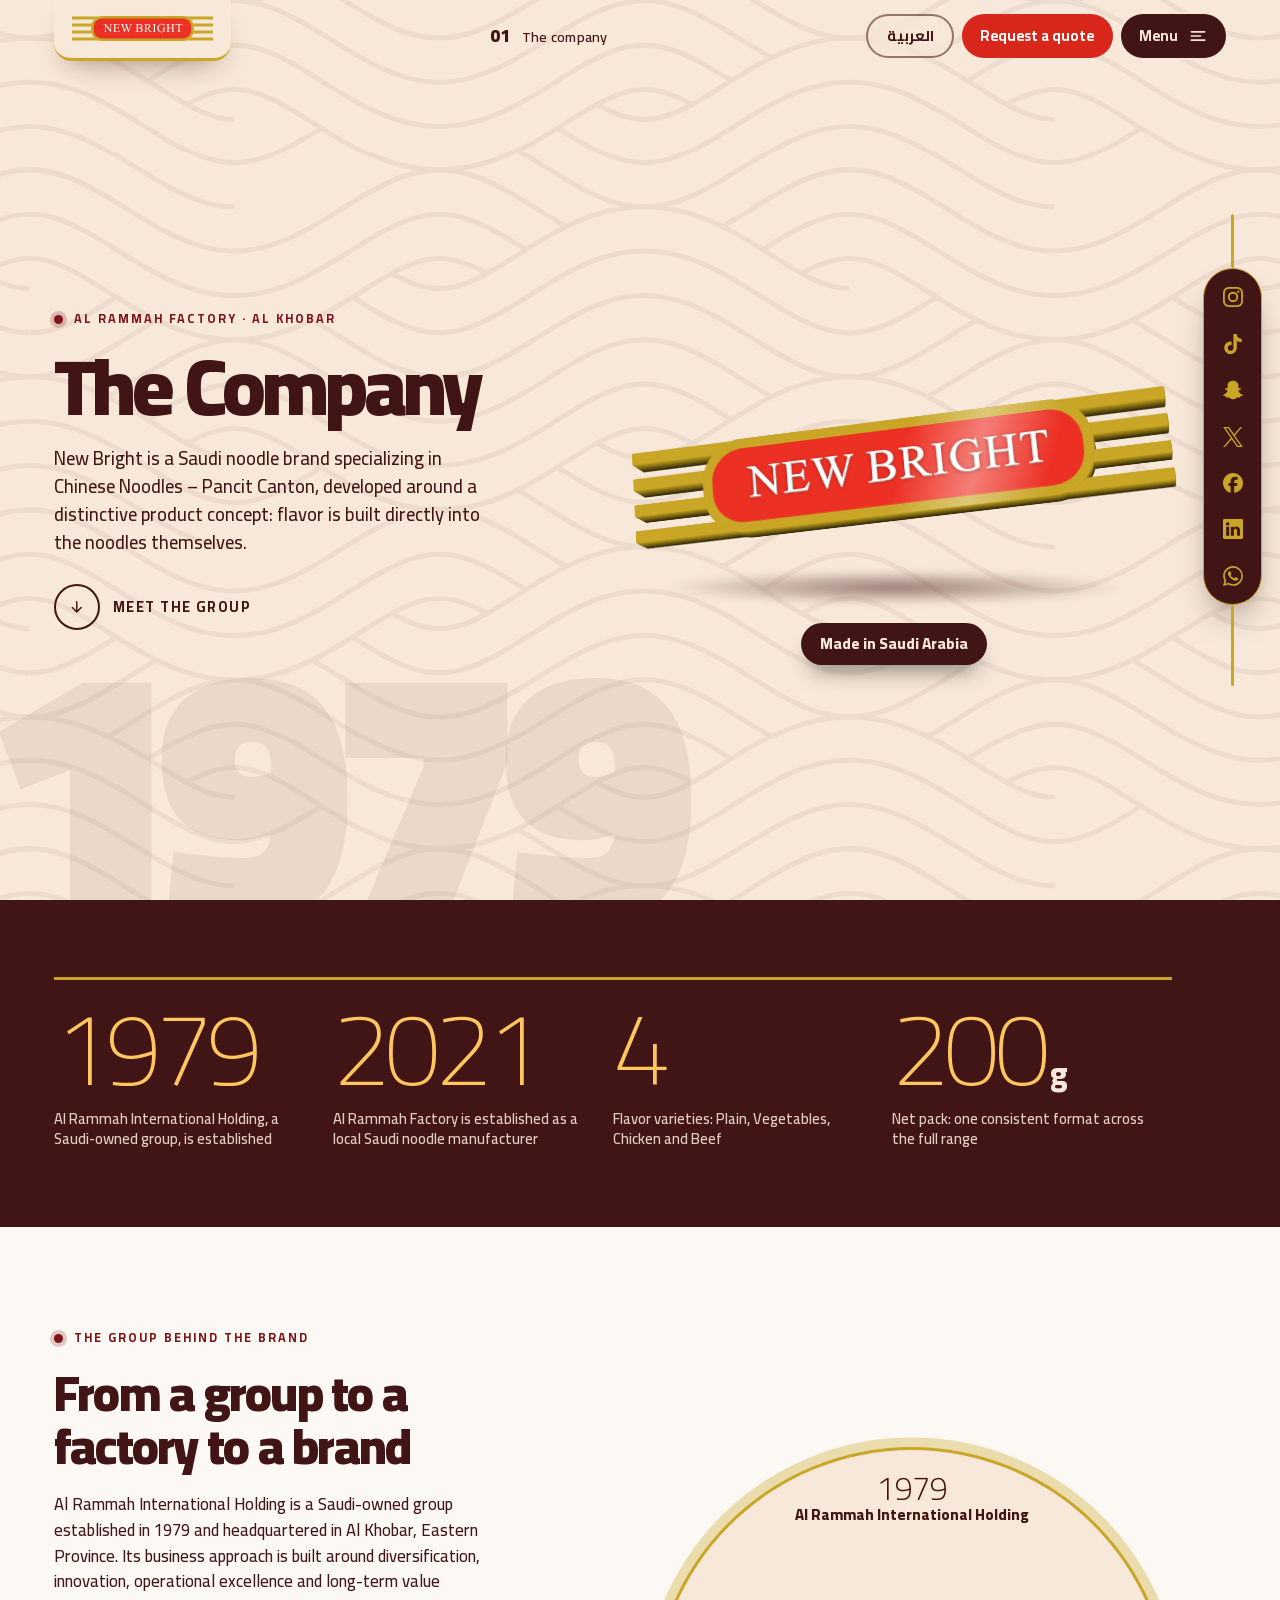
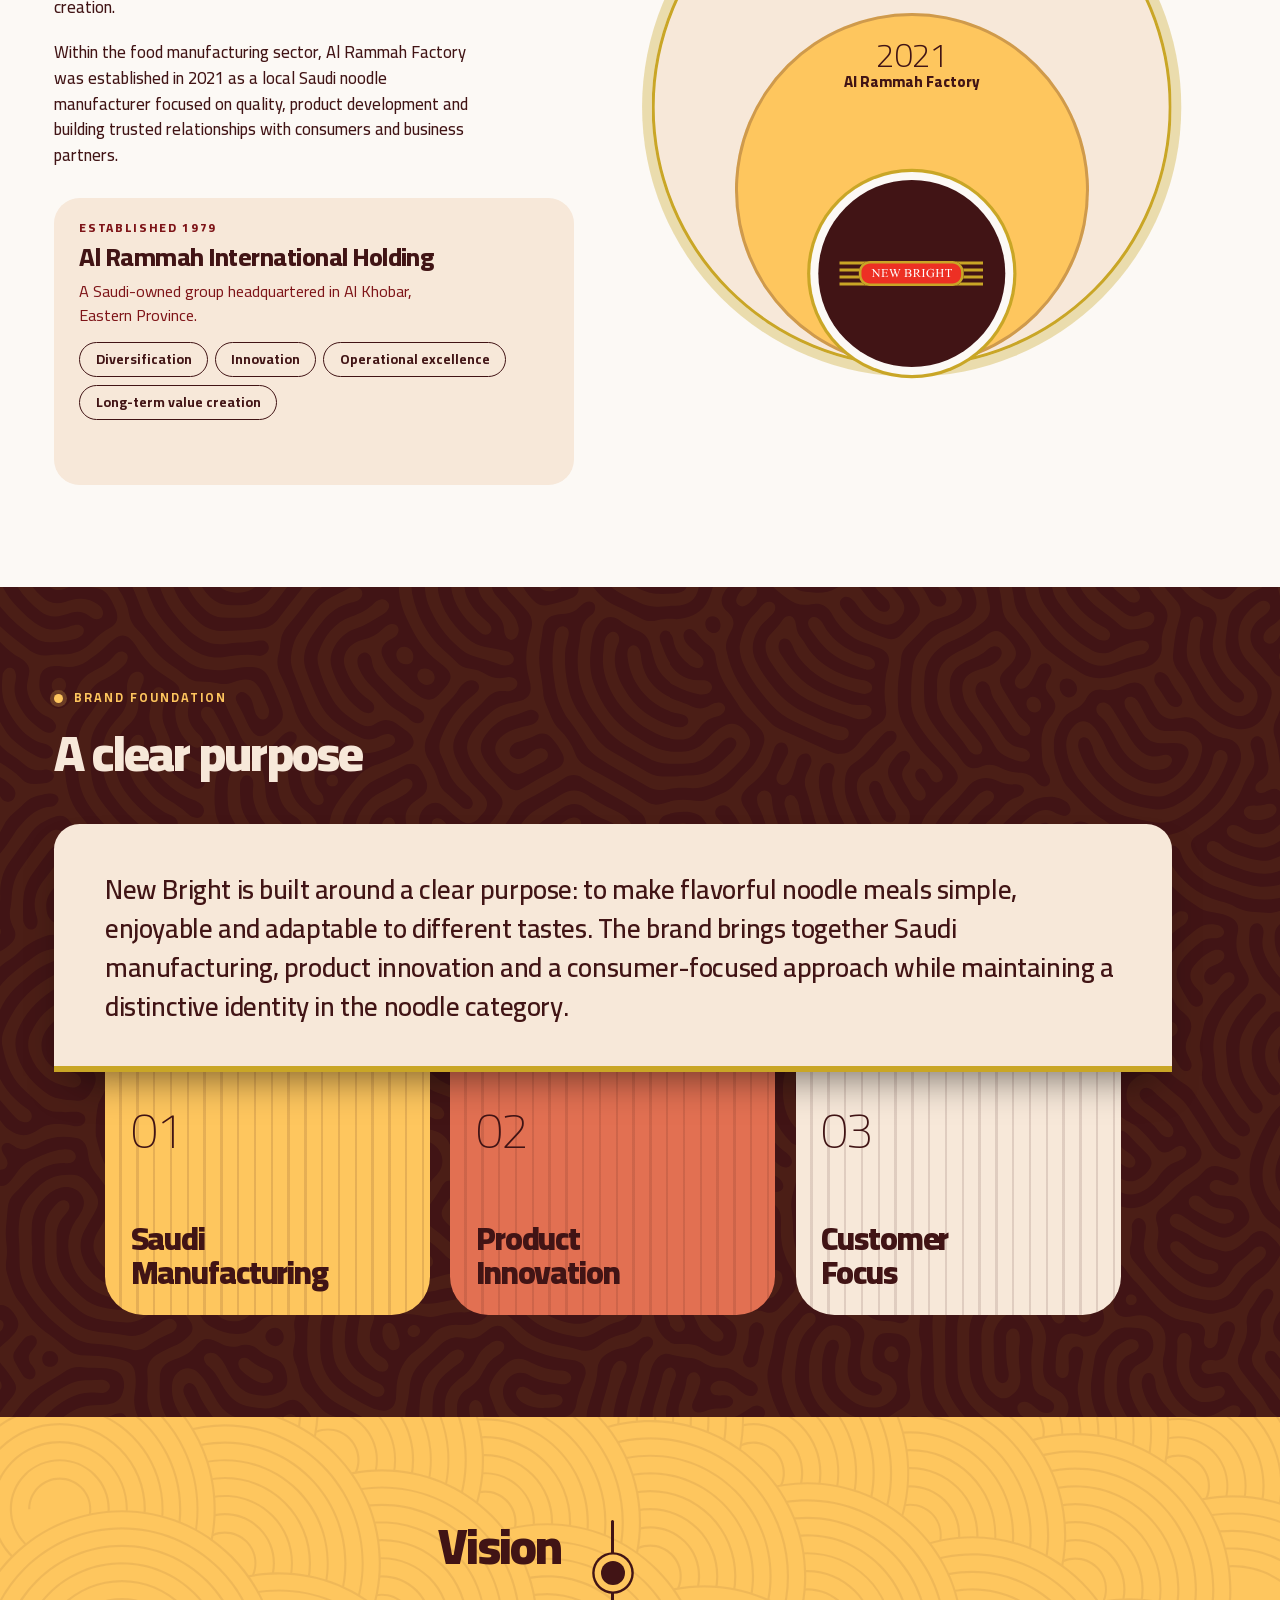
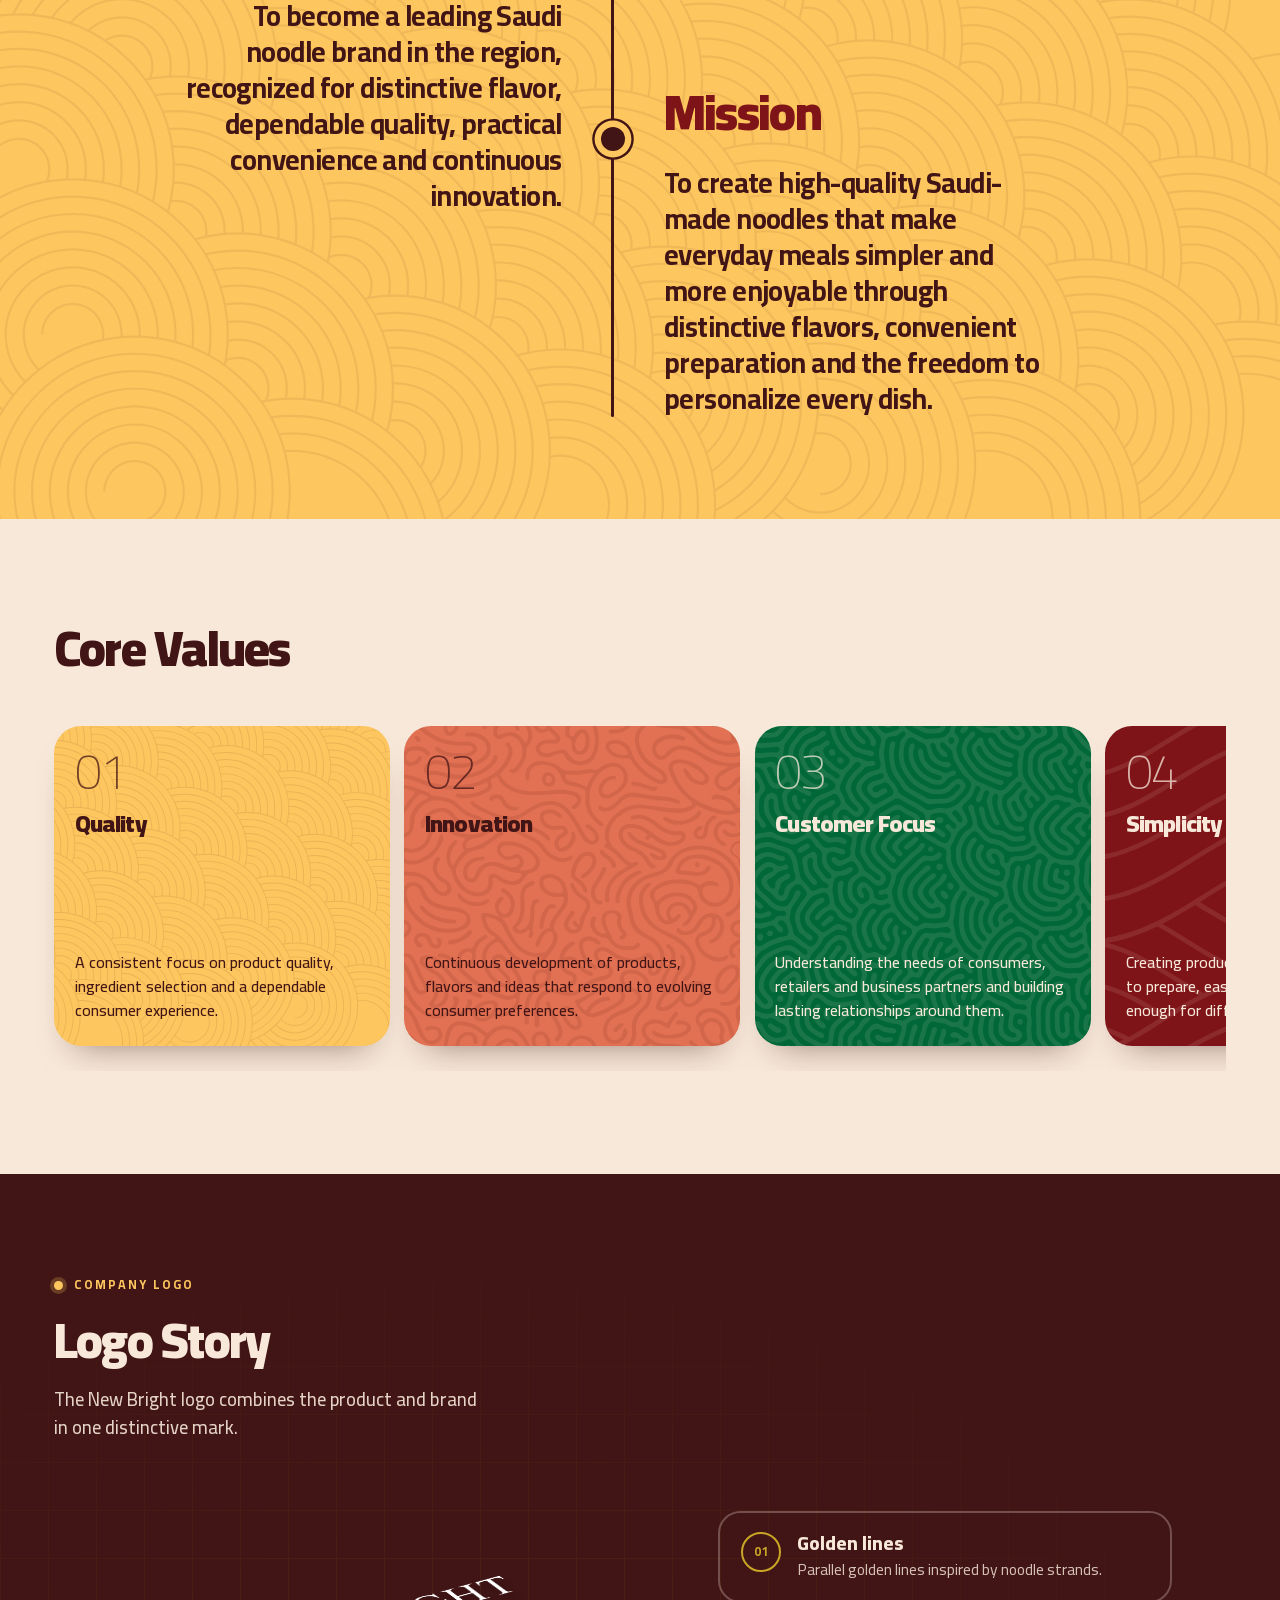
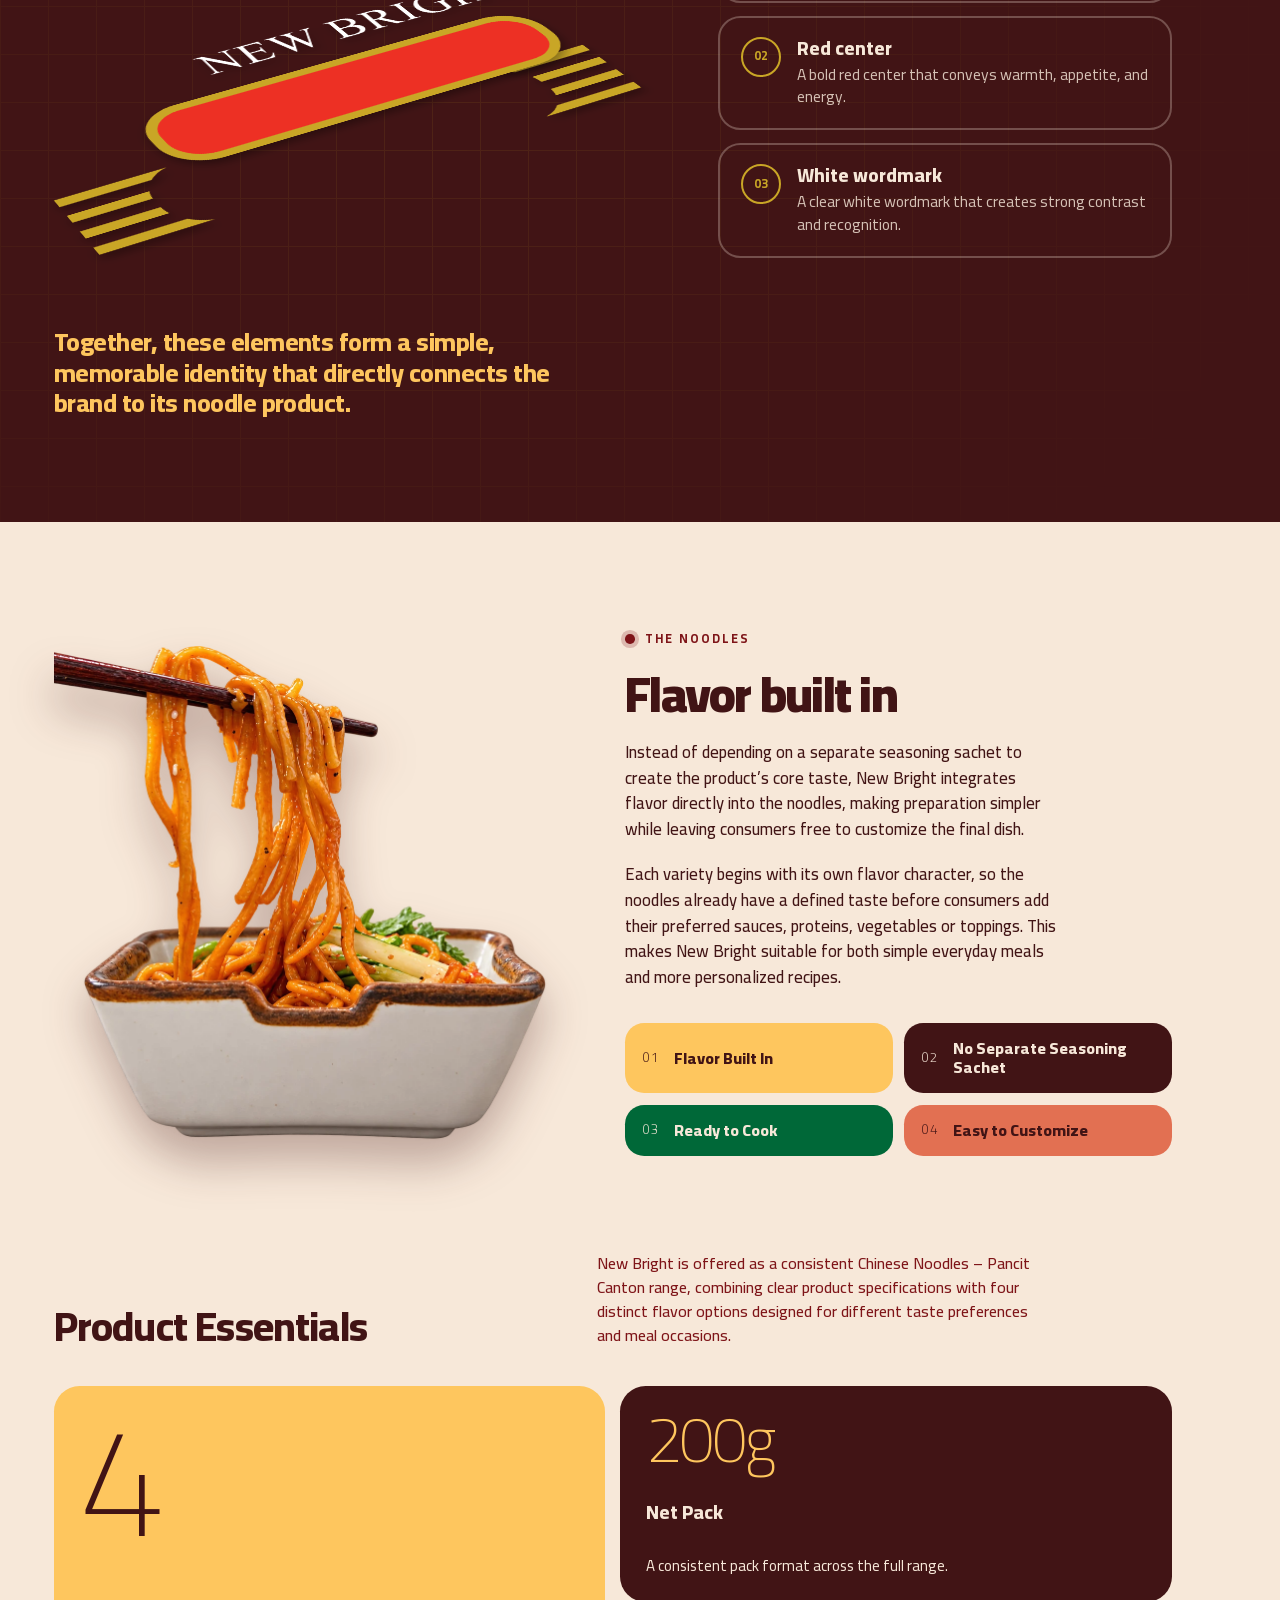
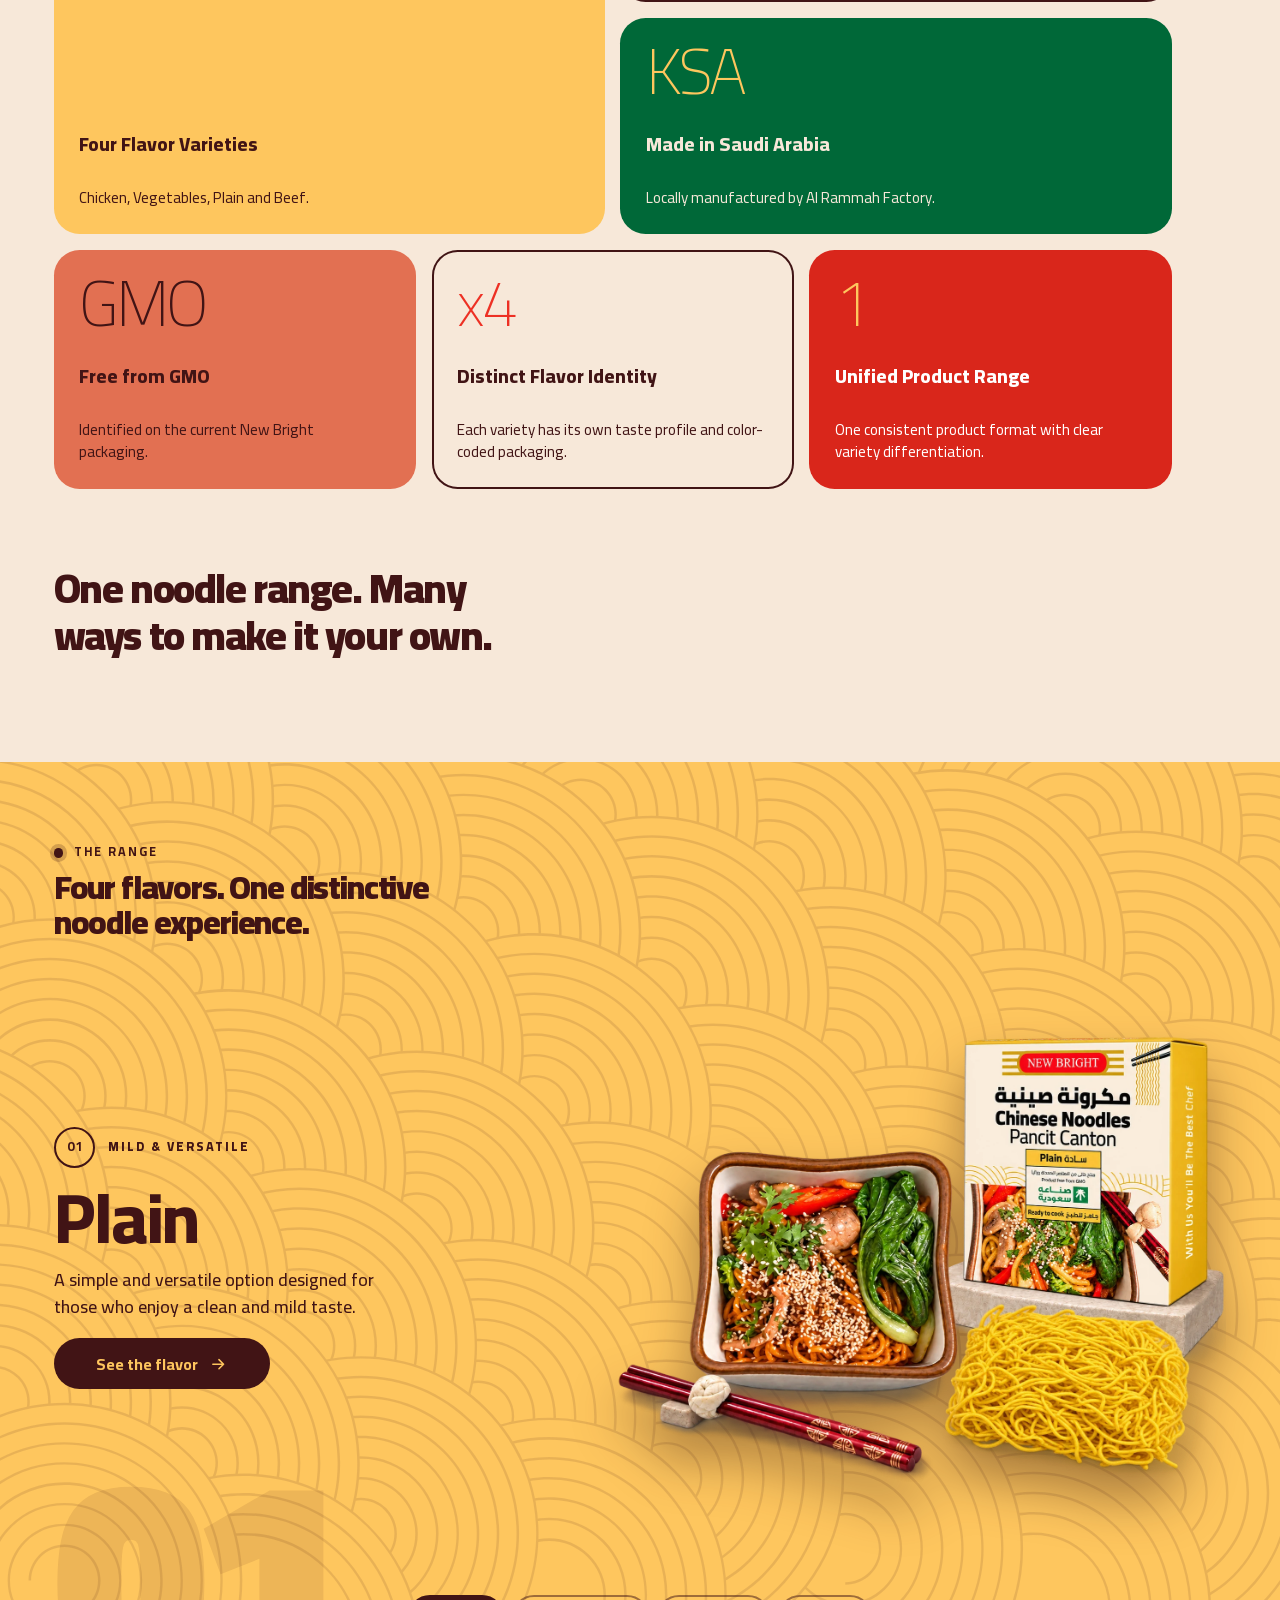
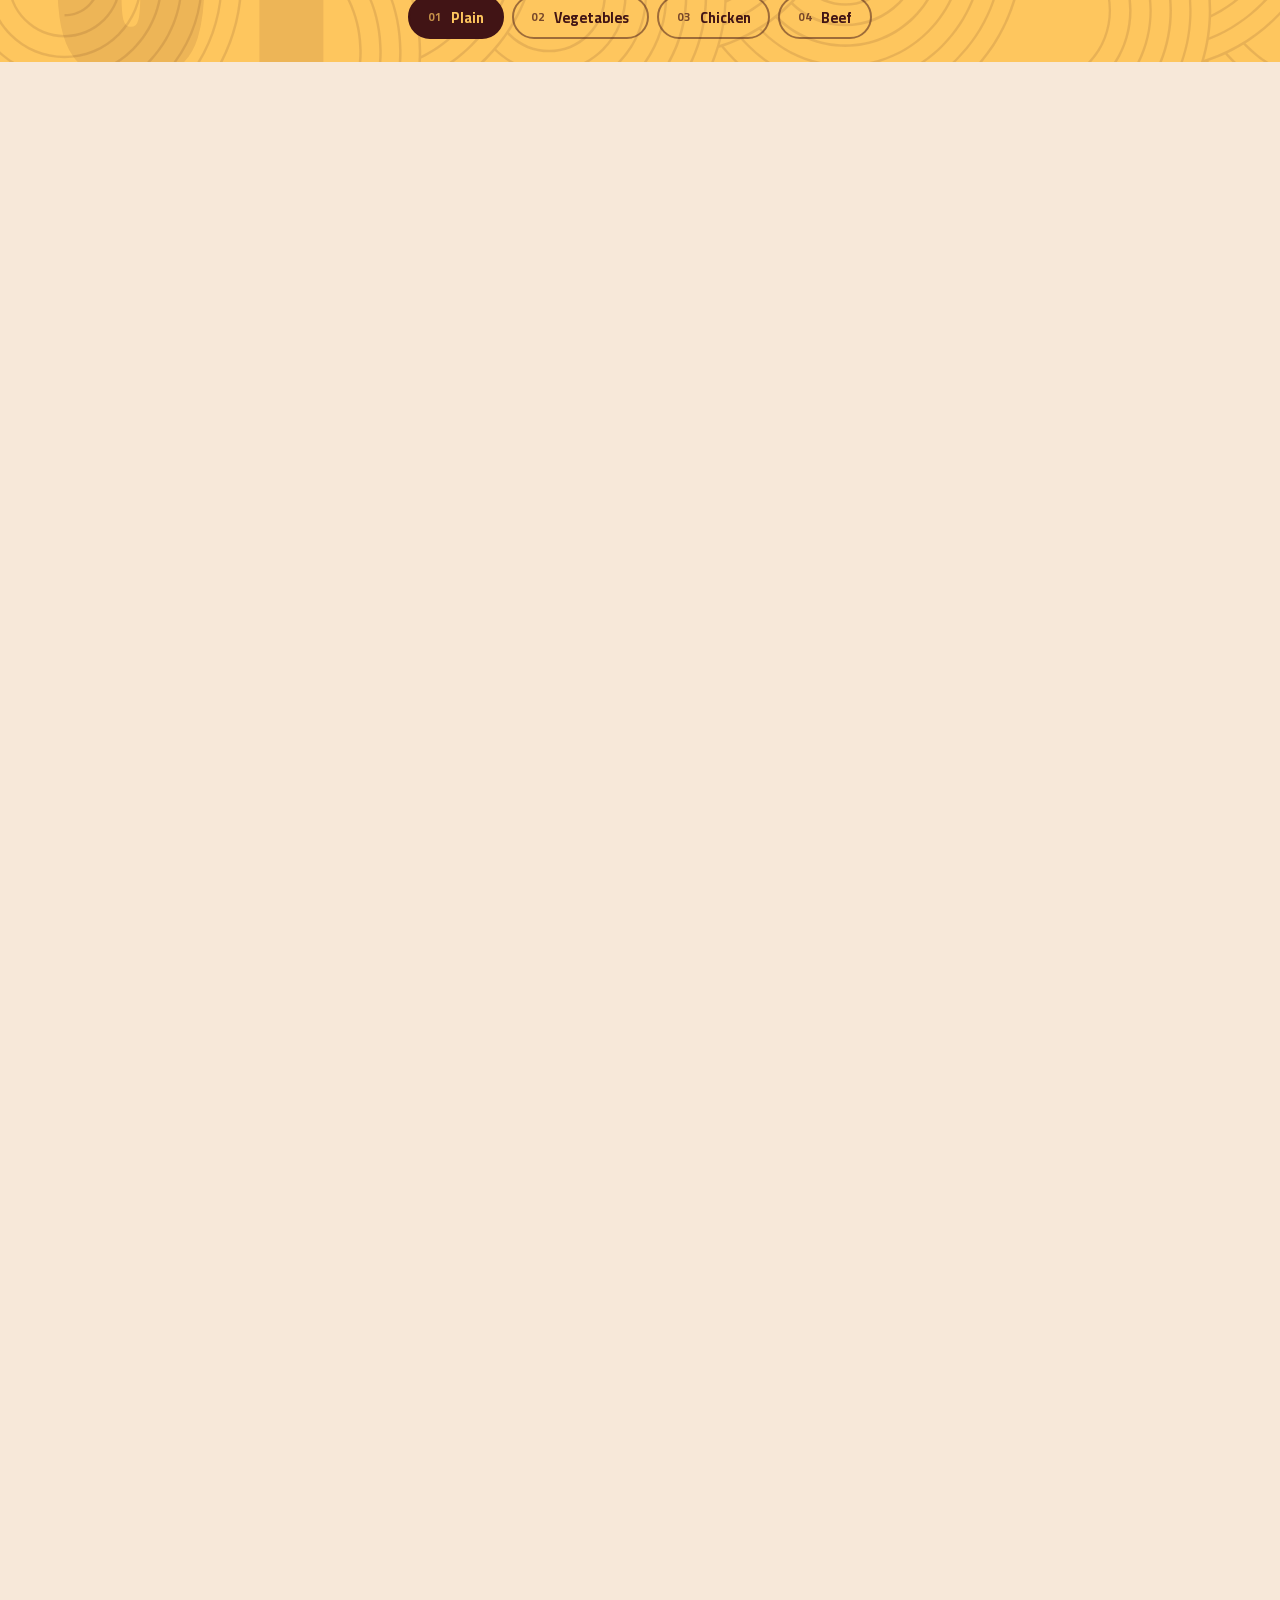
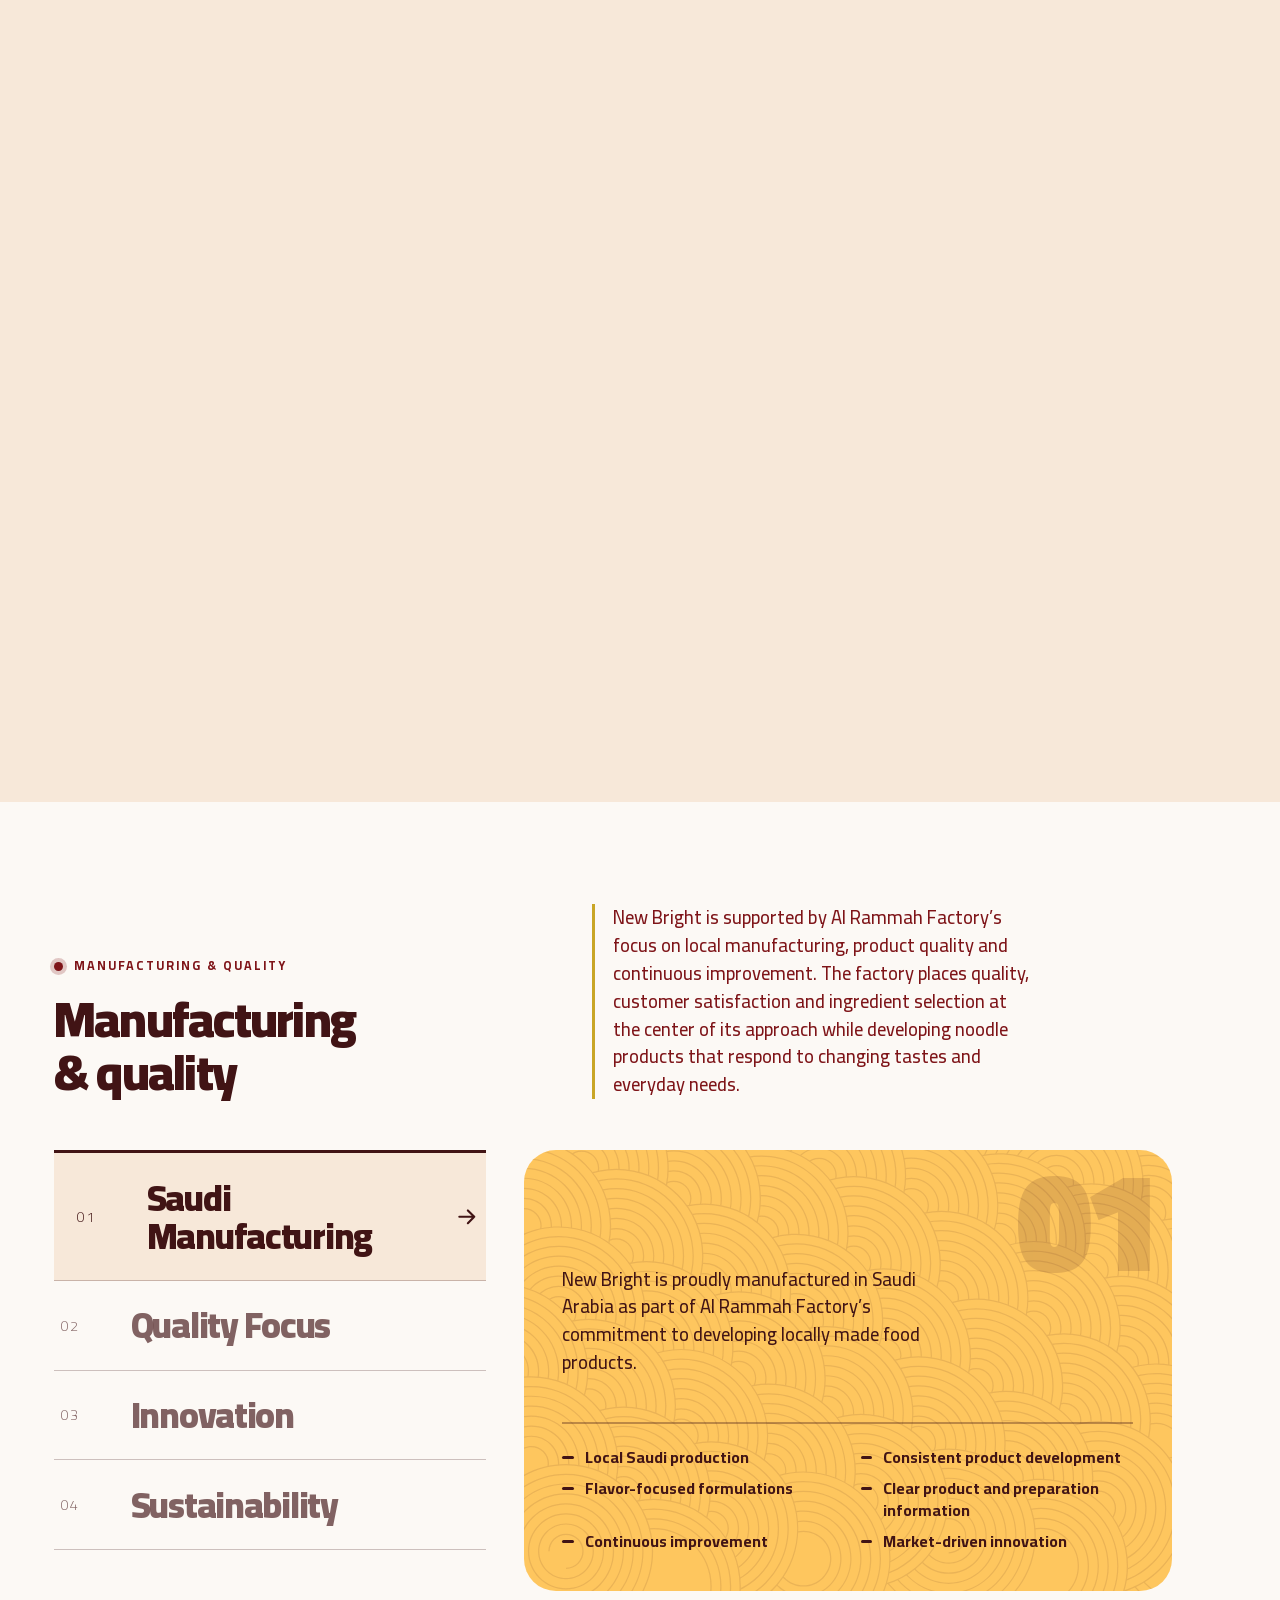
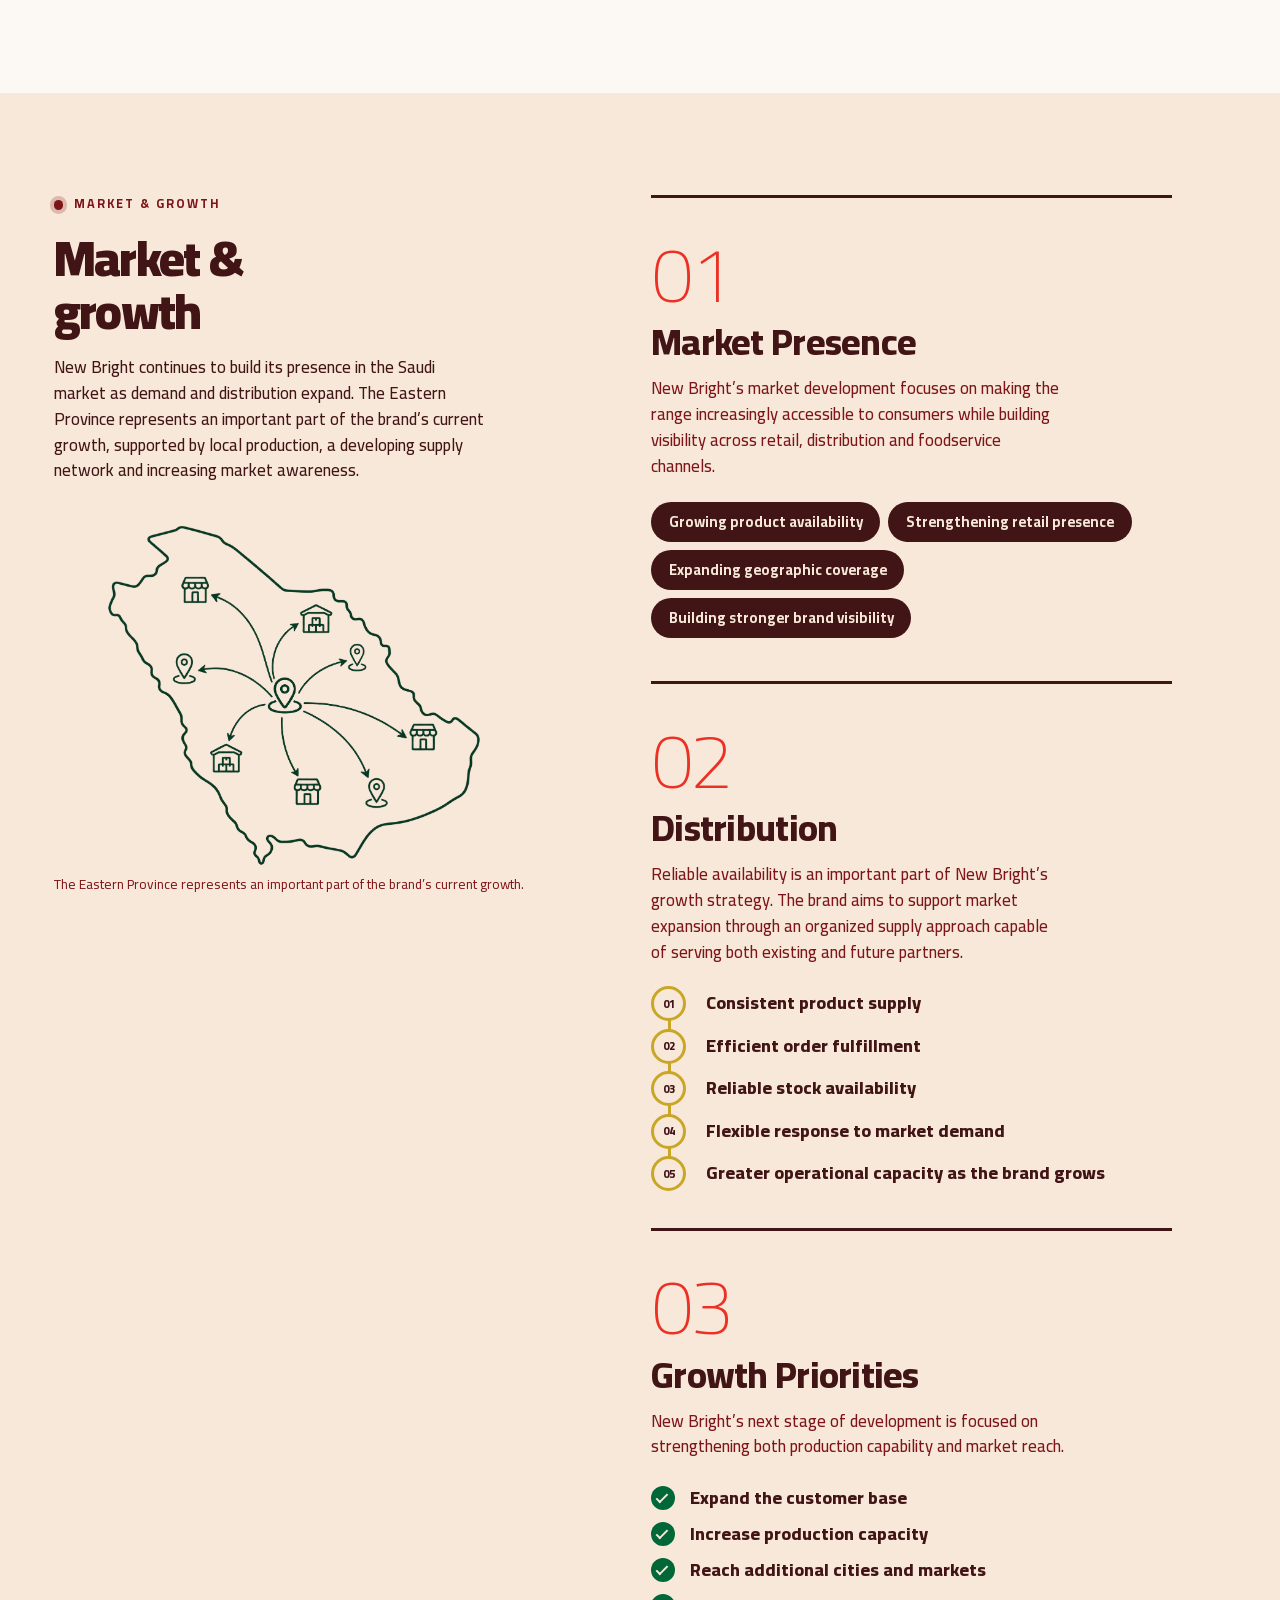
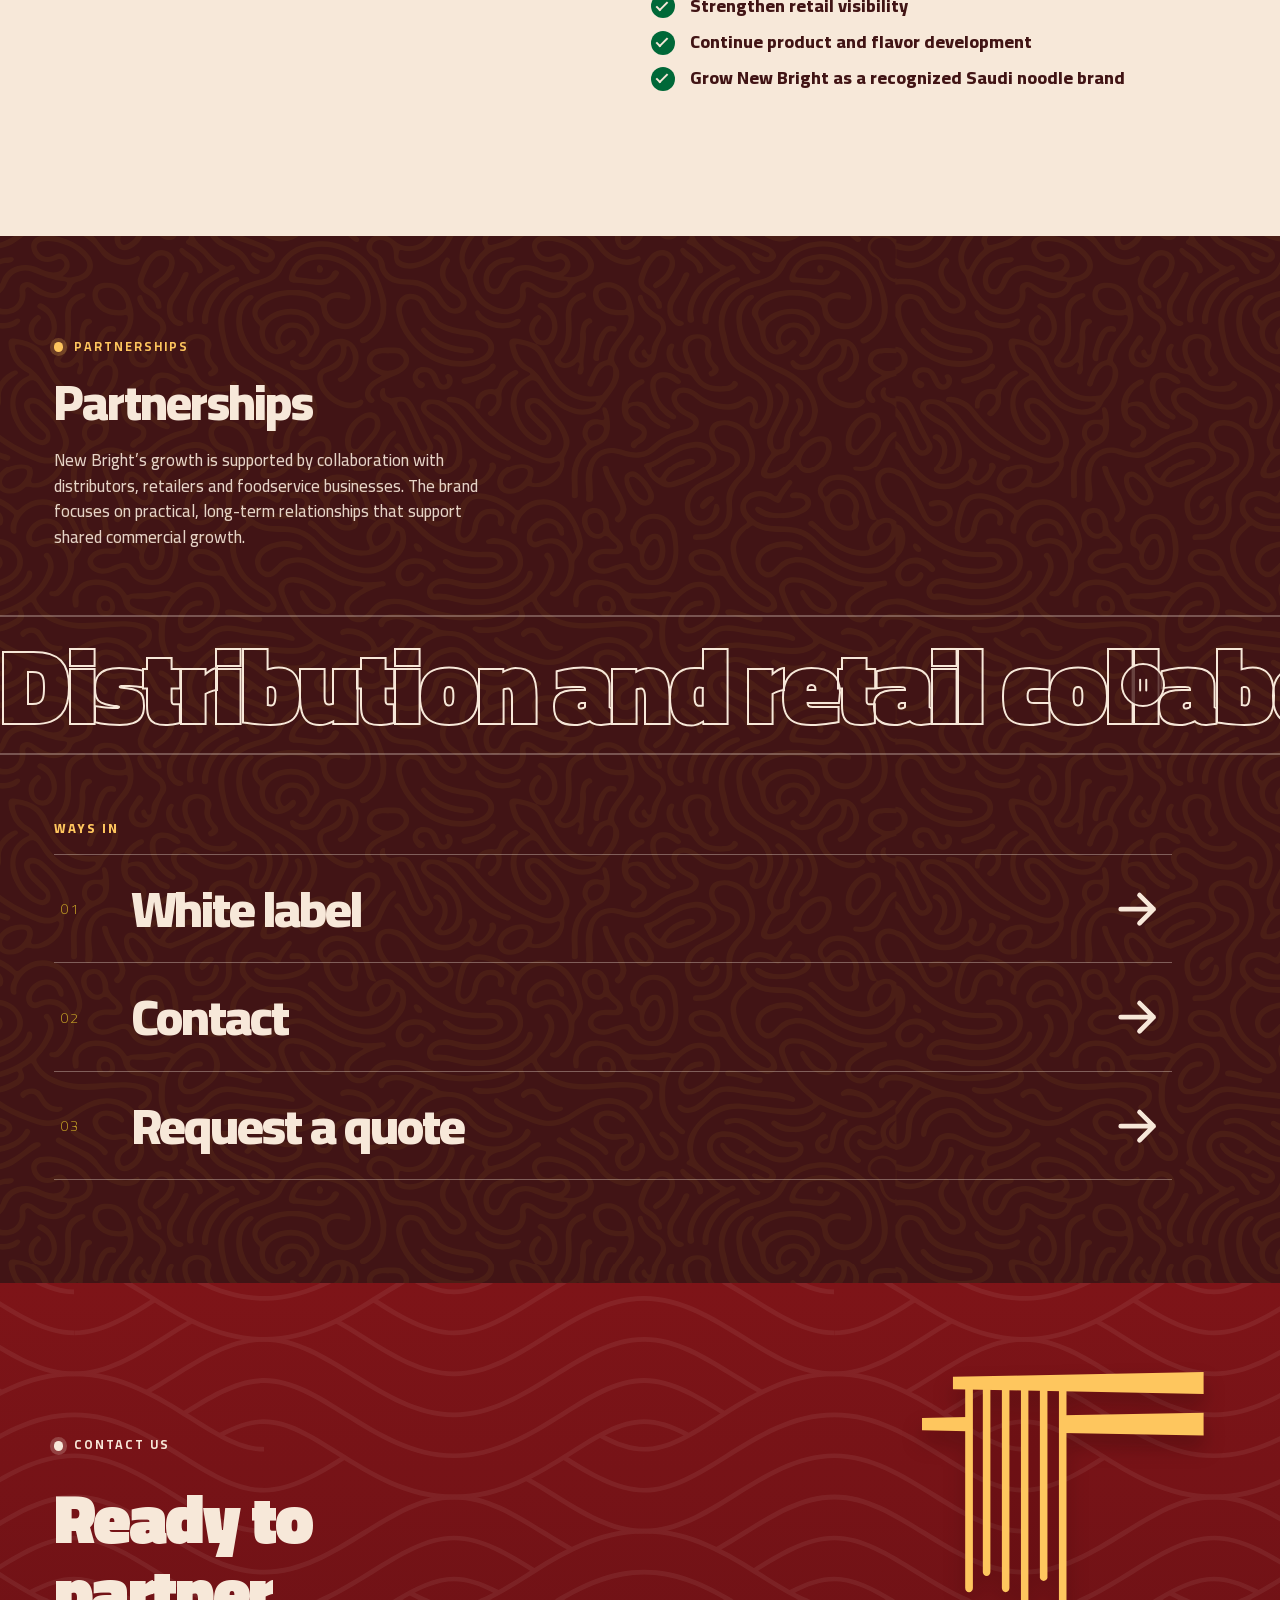
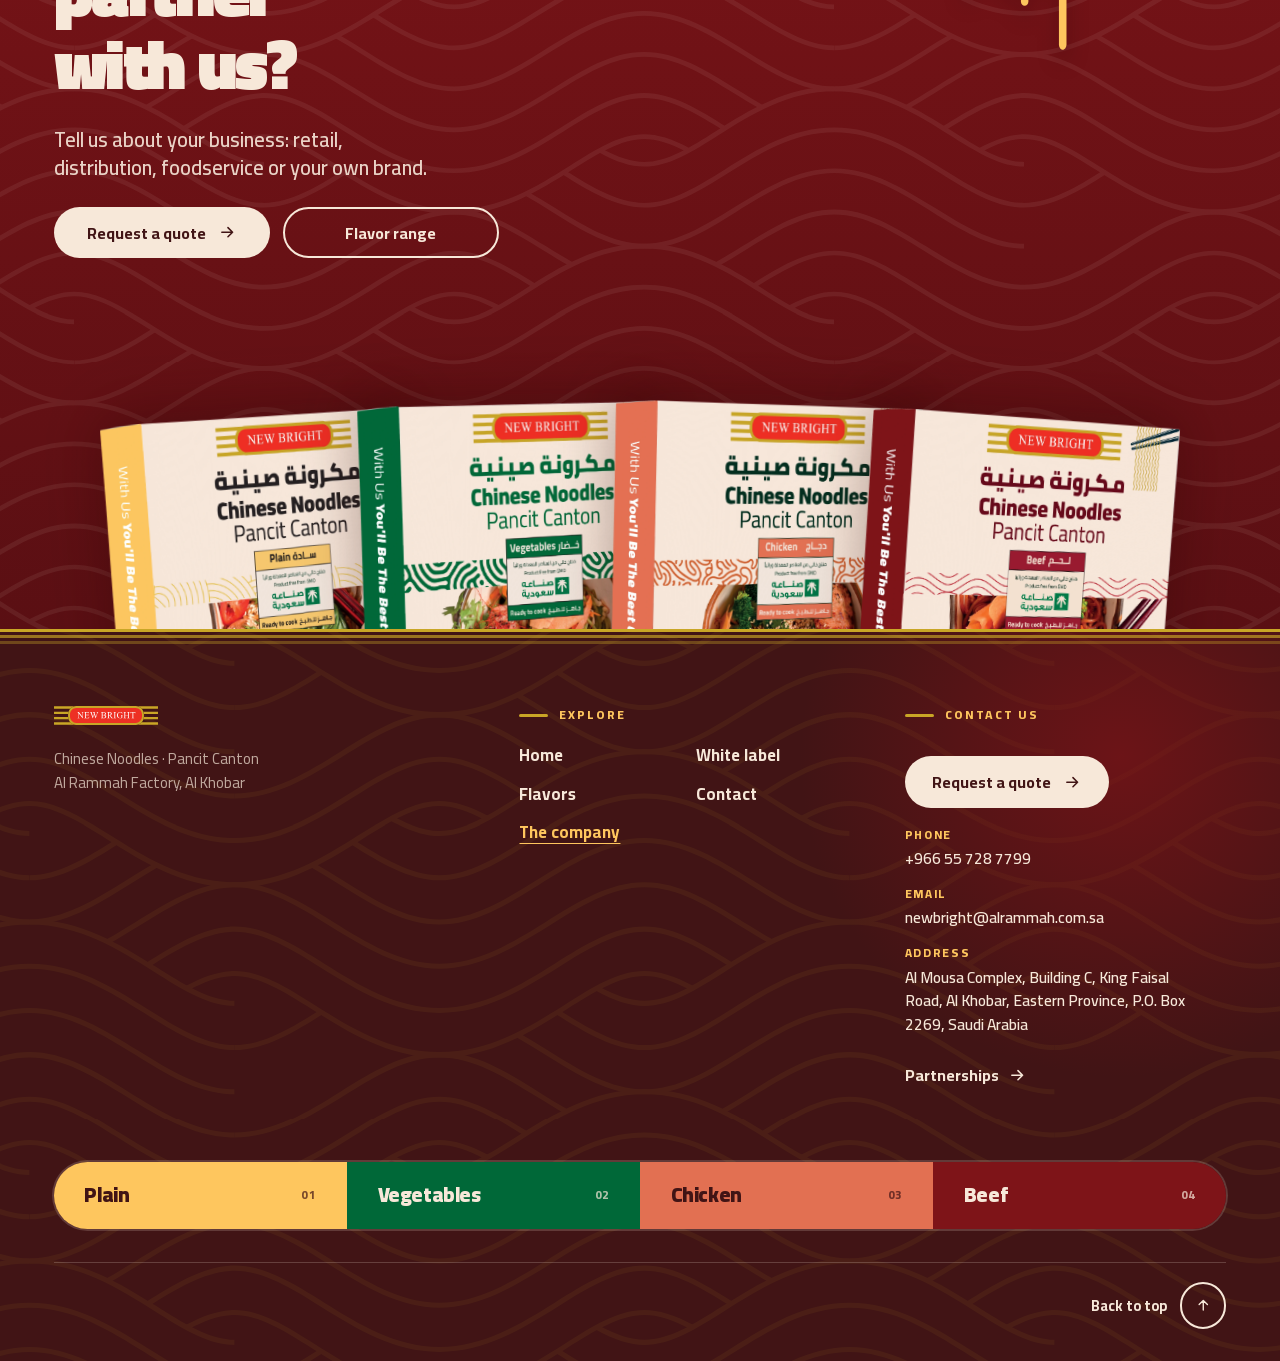
<file: company.html>
<!doctype html>
<html lang="en" dir="ltr">
<head>
<meta charset="utf-8">
<meta name="viewport" content="width=device-width, initial-scale=1, viewport-fit=cover">
<title>New Bright | The company</title>
<meta name="description" content="Design concept: the New Bright company page. Al Rammah Factory, the brand foundation and logo story, the product concept, manufacturing and quality, and growth.">
<meta name="robots" content="noindex">
<meta name="theme-color" content="#411415">
<link rel="icon" href="assets/brand/logo.svg" type="image/svg+xml">
<link rel="preload" href="assets/fonts/cairo-latin.woff2" as="font" type="font/woff2" crossorigin>
<script>document.documentElement.classList.add('js');try{var l=new URLSearchParams(location.search).get('lang')||localStorage.getItem('nb-lang');if(l==='ar'){document.documentElement.lang='ar';document.documentElement.dir='rtl'}}catch(e){}</script>
<link rel="stylesheet" href="styles.css?v=36">
<link rel="stylesheet" href="company.css?v=21">
</head>
<body data-hdr="light">
<a class="skip" href="#main" data-i18n="skip">Skip to content</a>

<header class="hdr" id="hdr">
  <a class="tab" href="index.html" aria-label="New Bright">
    <img src="assets/brand/logo.svg" alt="New Bright" width="591" height="105">
  </a>
  <p class="hdr-index" aria-hidden="true"><b id="hdrNum">01</b><span id="hdrLabel" data-i18n="co.nav.top">The company</span></p>
  <div class="hdr-actions">
    <button class="pill pill-ghost" id="langBtn" type="button" aria-label="Switch language"><span id="langTxt">العربية</span></button>
    <a class="pill pill-solid hide-s" href="contact.html?path=trade#help" data-path="trade" data-i18n="cta.quote">Request a quote</a>
    <button class="pill pill-menu" id="menuBtn" type="button" aria-haspopup="dialog" aria-controls="menu">
      <span data-i18n="menu">Menu</span>
      <svg viewBox="0 0 24 24" width="20" height="20" aria-hidden="true"><path d="M4 7h16M4 12h11M4 17h16"/></svg>
    </button>
  </div>
</header>

<!-- ───────── Social dock: fixed on every screen ───────── -->
<nav class="sdock" id="sdock" data-i18n-aria="soc.label" aria-label="New Bright on social media">
    <ul class="sd-list" id="sdList">
      <li style="--o:0"><a class="sd-link" href="https://www.instagram.com/NewBrightKSA" target="_blank" rel="noopener noreferrer" data-n="instagram"><svg viewBox="0 0 24 24" aria-hidden="true"><path d="M7.0301.084c-1.2768.0602-2.1487.264-2.911.5634-.7888.3075-1.4575.72-2.1228 1.3877-.6652.6677-1.075 1.3368-1.3802 2.127-.2954.7638-.4956 1.6365-.552 2.914-.0564 1.2775-.0689 1.6882-.0626 4.947.0062 3.2586.0206 3.6671.0825 4.9473.061 1.2765.264 2.1482.5635 2.9107.308.7889.72 1.4573 1.388 2.1228.6679.6655 1.3365 1.0743 2.1285 1.38.7632.295 1.6361.4961 2.9134.552 1.2773.056 1.6884.069 4.9462.0627 3.2578-.0062 3.668-.0207 4.9478-.0814 1.28-.0607 2.147-.2652 2.9098-.5633.7889-.3086 1.4578-.72 2.1228-1.3881.665-.6682 1.0745-1.3378 1.3795-2.1284.2957-.7632.4966-1.636.552-2.9124.056-1.2809.0692-1.6898.063-4.948-.0063-3.2583-.021-3.6668-.0817-4.9465-.0607-1.2797-.264-2.1487-.5633-2.9117-.3084-.7889-.72-1.4568-1.3876-2.1228C21.2982 1.33 20.628.9208 19.8378.6165 19.074.321 18.2017.1197 16.9244.0645 15.6471.0093 15.236-.005 11.977.0014 8.718.0076 8.31.0215 7.0301.0839m.1402 21.6932c-1.17-.0509-1.8053-.2453-2.2287-.408-.5606-.216-.96-.4771-1.3819-.895-.422-.4178-.6811-.8186-.9-1.378-.1644-.4234-.3624-1.058-.4171-2.228-.0595-1.2645-.072-1.6442-.079-4.848-.007-3.2037.0053-3.583.0607-4.848.05-1.169.2456-1.805.408-2.2282.216-.5613.4762-.96.895-1.3816.4188-.4217.8184-.6814 1.3783-.9003.423-.1651 1.0575-.3614 2.227-.4171 1.2655-.06 1.6447-.072 4.848-.079 3.2033-.007 3.5835.005 4.8495.0608 1.169.0508 1.8053.2445 2.228.408.5608.216.96.4754 1.3816.895.4217.4194.6816.8176.9005 1.3787.1653.4217.3617 1.056.4169 2.2263.0602 1.2655.0739 1.645.0796 4.848.0058 3.203-.0055 3.5834-.061 4.848-.051 1.17-.245 1.8055-.408 2.2294-.216.5604-.4763.96-.8954 1.3814-.419.4215-.8181.6811-1.3783.9-.4224.1649-1.0577.3617-2.2262.4174-1.2656.0595-1.6448.072-4.8493.079-3.2045.007-3.5825-.006-4.848-.0608M16.953 5.5864A1.44 1.44 0 1 0 18.39 4.144a1.44 1.44 0 0 0-1.437 1.4424M5.8385 12.012c.0067 3.4032 2.7706 6.1557 6.173 6.1493 3.4026-.0065 6.157-2.7701 6.1506-6.1733-.0065-3.4032-2.771-6.1565-6.174-6.1498-3.403.0067-6.156 2.771-6.1496 6.1738M8 12.0077a4 4 0 1 1 4.008 3.9921A3.9996 3.9996 0 0 1 8 12.0077"/></svg><span class="sd-name">Instagram<span class="sr" data-i18n="soc.tab"> (opens in a new tab)</span></span></a></li>
      <li style="--o:1"><a class="sd-link" href="https://www.tiktok.com/@newbrightksa" target="_blank" rel="noopener noreferrer" data-n="tiktok"><svg viewBox="0 0 24 24" aria-hidden="true"><path d="M12.525.02c1.31-.02 2.61-.01 3.91-.02.08 1.53.63 3.09 1.75 4.17 1.12 1.11 2.7 1.62 4.24 1.79v4.03c-1.44-.05-2.89-.35-4.2-.97-.57-.26-1.1-.59-1.62-.93-.01 2.92.01 5.84-.02 8.75-.08 1.4-.54 2.79-1.35 3.94-1.31 1.92-3.58 3.17-5.91 3.21-1.43.08-2.86-.31-4.08-1.03-2.02-1.19-3.44-3.37-3.65-5.71-.02-.5-.03-1-.01-1.49.18-1.9 1.12-3.72 2.58-4.96 1.66-1.44 3.98-2.13 6.15-1.72.02 1.48-.04 2.96-.04 4.44-.99-.32-2.15-.23-3.02.37-.63.41-1.11 1.04-1.36 1.75-.21.51-.15 1.07-.14 1.61.24 1.64 1.82 3.02 3.5 2.87 1.12-.01 2.19-.66 2.77-1.61.19-.33.4-.67.41-1.06.1-1.79.06-3.57.07-5.36.01-4.03-.01-8.05.02-12.07z"/></svg><span class="sd-name">TikTok<span class="sr" data-i18n="soc.tab"> (opens in a new tab)</span></span></a></li>
      <li style="--o:2"><a class="sd-link" href="https://www.snapchat.com/add/NewBrightKSA" target="_blank" rel="noopener noreferrer" data-n="snapchat"><svg viewBox="0 0 24 24" aria-hidden="true"><path d="M12.206.793c.99 0 4.347.276 5.93 3.821.529 1.193.403 3.219.299 4.847l-.003.06c-.012.18-.022.345-.03.51.075.045.203.09.401.09.3-.016.659-.12 1.033-.301.165-.088.344-.104.464-.104.182 0 .359.029.509.09.45.149.734.479.734.838.015.449-.39.839-1.213 1.168-.089.029-.209.075-.344.119-.45.135-1.139.36-1.333.81-.09.224-.061.524.12.868l.015.015c.06.136 1.526 3.475 4.791 4.014.255.044.435.27.42.509 0 .075-.015.149-.045.225-.24.569-1.273.988-3.146 1.271-.059.091-.12.375-.164.57-.029.179-.074.36-.134.553-.076.271-.27.405-.555.405h-.03c-.135 0-.313-.031-.538-.074-.36-.075-.765-.135-1.273-.135-.3 0-.599.015-.913.074-.6.104-1.123.464-1.723.884-.853.599-1.826 1.288-3.294 1.288-.06 0-.119-.015-.18-.015h-.149c-1.468 0-2.427-.675-3.279-1.288-.599-.42-1.107-.779-1.707-.884-.314-.045-.629-.074-.928-.074-.54 0-.958.089-1.272.149-.211.043-.391.074-.54.074-.374 0-.523-.224-.583-.42-.061-.192-.09-.389-.135-.567-.046-.181-.105-.494-.166-.57-1.918-.222-2.95-.642-3.189-1.226-.031-.063-.052-.15-.055-.225-.015-.243.165-.465.42-.509 3.264-.54 4.73-3.879 4.791-4.02l.016-.029c.18-.345.224-.645.119-.869-.195-.434-.884-.658-1.332-.809-.121-.029-.24-.074-.346-.119-1.107-.435-1.257-.93-1.197-1.273.09-.479.674-.793 1.168-.793.146 0 .27.029.383.074.42.194.789.3 1.104.3.234 0 .384-.06.465-.105l-.046-.569c-.098-1.626-.225-3.651.307-4.837C7.392 1.077 10.739.807 11.727.807l.419-.015h.06z"/></svg><span class="sd-name">Snapchat<span class="sr" data-i18n="soc.tab"> (opens in a new tab)</span></span></a></li>
      <li style="--o:3"><a class="sd-link" href="https://x.com/NewBrightKSA" target="_blank" rel="noopener noreferrer" data-n="x"><svg viewBox="0 0 24 24" aria-hidden="true"><path d="M14.234 10.162 22.977 0h-2.072l-7.591 8.824L7.251 0H.258l9.168 13.343L.258 24H2.33l8.016-9.318L16.749 24h6.993zm-2.837 3.299-.929-1.329L3.076 1.56h3.182l5.965 8.532.929 1.329 7.754 11.09h-3.182z"/></svg><span class="sd-name">X<span class="sr" data-i18n="soc.tab"> (opens in a new tab)</span></span></a></li>
      <li style="--o:4"><a class="sd-link" href="https://www.facebook.com/NewBrightKSA" target="_blank" rel="noopener noreferrer" data-n="facebook"><svg viewBox="0 0 24 24" aria-hidden="true"><path d="M9.101 23.691v-7.98H6.627v-3.667h2.474v-1.58c0-4.085 1.848-5.978 5.858-5.978.401 0 .955.042 1.468.103a8.68 8.68 0 0 1 1.141.195v3.325a8.623 8.623 0 0 0-.653-.036 26.805 26.805 0 0 0-.733-.009c-.707 0-1.259.096-1.675.309a1.686 1.686 0 0 0-.679.622c-.258.42-.374.995-.374 1.752v1.297h3.919l-.386 2.103-.287 1.564h-3.246v8.245C19.396 23.238 24 18.179 24 12.044c0-6.627-5.373-12-12-12s-12 5.373-12 12c0 5.628 3.874 10.35 9.101 11.647Z"/></svg><span class="sd-name">Facebook<span class="sr" data-i18n="soc.tab"> (opens in a new tab)</span></span></a></li>
      <li style="--o:5"><a class="sd-link" href="https://www.linkedin.com/company/newbrightksa" target="_blank" rel="noopener noreferrer" data-n="linkedin"><svg viewBox="0 0 16 16" aria-hidden="true"><path d="M0 1.146C0 .513.526 0 1.175 0h13.65C15.474 0 16 .513 16 1.146v13.708c0 .633-.526 1.146-1.175 1.146H1.175C.526 16 0 15.487 0 14.854zm4.943 12.248V6.169H2.542v7.225zm-1.2-8.212c.837 0 1.358-.554 1.358-1.248-.015-.709-.52-1.248-1.342-1.248S2.4 3.226 2.4 3.934c0 .694.521 1.248 1.327 1.248zm4.908 8.212V9.359c0-.216.016-.432.08-.586.173-.431.568-.878 1.232-.878.869 0 1.216.662 1.216 1.634v3.865h2.401V9.25c0-2.22-1.184-3.252-2.764-3.252-1.274 0-1.845.7-2.165 1.193v.025h-.016l.016-.025V6.169h-2.4c.03.678 0 7.225 0 7.225z"/></svg><span class="sd-name">LinkedIn<span class="sr" data-i18n="soc.tab"> (opens in a new tab)</span></span></a></li>
      <li style="--o:6"><a class="sd-link" href="https://wa.me/966557287799" target="_blank" rel="noopener noreferrer" data-n="whatsapp"><svg viewBox="0 0 24 24" aria-hidden="true"><path d="M17.472 14.382c-.297-.149-1.758-.867-2.03-.967-.273-.099-.471-.148-.67.15-.197.297-.767.966-.94 1.164-.173.199-.347.223-.644.075-.297-.15-1.255-.463-2.39-1.475-.883-.788-1.48-1.761-1.653-2.059-.173-.297-.018-.458.13-.606.134-.133.298-.347.446-.52.149-.174.198-.298.298-.497.099-.198.05-.371-.025-.52-.075-.149-.669-1.612-.916-2.207-.242-.579-.487-.5-.669-.51-.173-.008-.371-.01-.57-.01-.198 0-.52.074-.792.372-.272.297-1.04 1.016-1.04 2.479 0 1.462 1.065 2.875 1.213 3.074.149.198 2.096 3.2 5.077 4.487.709.306 1.262.489 1.694.625.712.227 1.36.195 1.871.118.571-.085 1.758-.719 2.006-1.413.248-.694.248-1.289.173-1.413-.074-.124-.272-.198-.57-.347m-5.421 7.403h-.004a9.87 9.87 0 01-5.031-1.378l-.361-.214-3.741.982.998-3.648-.235-.374a9.86 9.86 0 01-1.51-5.26c.001-5.45 4.436-9.884 9.888-9.884 2.64 0 5.122 1.03 6.988 2.898a9.825 9.825 0 012.893 6.994c-.003 5.45-4.437 9.884-9.885 9.884m8.413-18.297A11.815 11.815 0 0012.05 0C5.495 0 .16 5.335.157 11.892c0 2.096.547 4.142 1.588 5.945L.057 24l6.305-1.654a11.882 11.882 0 005.683 1.448h.005c6.554 0 11.89-5.335 11.893-11.893a11.821 11.821 0 00-3.48-8.413Z"/></svg><span class="sd-name">WhatsApp<span class="sr" data-i18n="soc.tab"> (opens in a new tab)</span></span></a></li>
    </ul>
    <button class="sd-toggle" id="sdToggle" type="button" aria-expanded="false" aria-controls="sdList"><svg viewBox="0 0 24 24" class="sd-ico-open" aria-hidden="true"><circle cx="18" cy="5" r="3"/><circle cx="6" cy="12" r="3"/><circle cx="18" cy="19" r="3"/><path d="M8.6 13.5l6.8 4M15.4 6.5l-6.8 4"/></svg><svg viewBox="0 0 24 24" class="sd-ico-close" aria-hidden="true"><path d="M5 5l14 14M19 5L5 19"/></svg><span class="sr" id="sdLabel" data-i18n="soc.open">Show social media accounts</span></button>
  </nav>


<dialog class="menu" id="menu" aria-label="Menu" data-lenis-prevent>
  <div class="menu-in">
    <button class="menu-x" id="menuX" type="button" aria-label="Close"><svg viewBox="0 0 24 24" width="22" height="22" aria-hidden="true"><path d="M5 5l14 14M19 5L5 19"/></svg></button>
    <ol class="menu-list">
      <li><a href="index.html"><i>01</i><span data-nav="menu.home">Home</span></a></li>
      <li><a href="flavors.html"><i>02</i><span data-nav="menu.flavors">Flavors</span></a></li>
      <li><a href="company.html" aria-current="page"><i>03</i><span data-nav="menu.company">The company</span></a></li>
      <li><a href="whitelabel.html"><i>04</i><span data-nav="menu.label">White label</span></a></li>
      <li><a href="contact.html"><i>05</i><span data-nav="menu.contact">Contact</span></a></li>
      <li><a href="contact.html?path=trade#help" data-path="trade"><i>06</i><span data-nav="menu.quote">Request a quote</span></a></li>
    </ol>
    <div class="menu-foot"><p data-i18n="menu.tag">Chinese Noodles · Pancit Canton</p><p data-i18n="made.by">Al Rammah Factory, Al Khobar</p></div>
  </div>
</dialog>

<main id="main">

<section class="co-hero" id="top" data-ch="0" data-hdr="light" data-label="co.nav.top" aria-labelledby="coTitle">
  <span class="co-ghost" aria-hidden="true">1979</span>
  <div class="co-hero-copy">
    <p class="eyebrow dark"><i class="dot"></i><span data-i18n="co.hero.eyebrow"></span></p>
    <h1 id="coTitle" data-i18n="co.hero.title">The Company</h1>
    <p class="co-lead" data-i18n="co.hero.lead"></p>
    <a class="co-go" href="#group"><i><svg viewBox="0 0 24 24" class="ico" aria-hidden="true"><path d="M12 5v14M6 13l6 6 6-6"/></svg></i><span data-i18n="co.hero.cta"></span></a>
  </div>
  <div class="co-hero-vis">
    <div class="co-lx" role="img" data-i18n-aria="co.hero.alt" aria-label=""><span class="lx-ground" aria-hidden="true"></span><div class="co-lx-stack" id="coLx"><svg class="lx-sl" style="--i:1;--t:0.038" viewBox="0 0 591 104.89" aria-hidden="true"><path class="lg-line" fill="#C9A626" d="M114.2 1.7C105.9 4 98.5 8.6 92.8 14.7L0 14.7L0 1.7L114.2 1.7"/><path class="lg-line" fill="#C9A626" d="M591 1.7L591 14.7L498.2 14.7C492.5 8.6 485.1 4 476.8 1.7L591 1.7"/><path class="lg-line" fill="#C9A626" d="M0 31.2L82.7 31.2C81.2 35.3 80.4 39.7 80.1 44.2L0 44.2L0 31.2"/><path class="lg-line" fill="#C9A626" d="M591 31.2L591 44.2L510.9 44.2C510.6 39.7 509.8 35.3 508.3 31.2L591 31.2"/><path class="lg-line" fill="#C9A626" d="M82.7 73.7L0 73.7L0 60.7L80.1 60.7C80.4 65.2 81.2 69.6 82.7 73.7"/><path class="lg-line" fill="#C9A626" d="M591 60.7L591 73.7L508.3 73.7C509.8 69.6 510.6 65.2 510.9 60.7L591 60.7"/><path class="lg-line" fill="#C9A626" d="M114.1 103.2L0 103.2L0 90.2L92.8 90.2C98.5 96.3 105.8 100.9 114.1 103.2"/><path class="lg-line" fill="#C9A626" d="M591 90.2L591 103.2L476.9 103.2C485.2 100.9 492.6 96.3 498.2 90.2L591 90.2"/><path class="lg-red" fill="#ED3024" d="M126.6 99.5C103.9 99.5 85.5 81 85.5 58.4L85.5 46.5C85.5 23.8 103.9 5.4 126.6 5.4L464.4 5.4C487.1 5.4 505.5 23.8 505.5 46.5L505.5 58.4C505.5 81 487.1 99.5 464.4 99.5L126.6 99.5"/><path class="lg-ring" fill="#C9A626" d="M464.4 10.8C484.1 10.8 500.1 26.8 500.1 46.5L500.1 58.4C500.1 78.1 484.1 94.1 464.4 94.1L126.6 94.1C106.9 94.1 90.9 78.1 90.9 58.4L90.9 46.5C90.9 26.8 106.9 10.8 126.6 10.8L464.4 10.8M464.4 0L126.6 0C101 0 80.1 20.9 80.1 46.5L80.1 58.4C80.1 84 101 104.9 126.6 104.9L464.4 104.9C490.1 104.9 510.9 84 510.9 58.4L510.9 46.5C510.9 20.9 490.1 0 464.4 0"/></svg><svg class="lx-sl" style="--i:2;--t:0.077" viewBox="0 0 591 104.89" aria-hidden="true"><path class="lg-line" fill="#C9A626" d="M114.2 1.7C105.9 4 98.5 8.6 92.8 14.7L0 14.7L0 1.7L114.2 1.7"/><path class="lg-line" fill="#C9A626" d="M591 1.7L591 14.7L498.2 14.7C492.5 8.6 485.1 4 476.8 1.7L591 1.7"/><path class="lg-line" fill="#C9A626" d="M0 31.2L82.7 31.2C81.2 35.3 80.4 39.7 80.1 44.2L0 44.2L0 31.2"/><path class="lg-line" fill="#C9A626" d="M591 31.2L591 44.2L510.9 44.2C510.6 39.7 509.8 35.3 508.3 31.2L591 31.2"/><path class="lg-line" fill="#C9A626" d="M82.7 73.7L0 73.7L0 60.7L80.1 60.7C80.4 65.2 81.2 69.6 82.7 73.7"/><path class="lg-line" fill="#C9A626" d="M591 60.7L591 73.7L508.3 73.7C509.8 69.6 510.6 65.2 510.9 60.7L591 60.7"/><path class="lg-line" fill="#C9A626" d="M114.1 103.2L0 103.2L0 90.2L92.8 90.2C98.5 96.3 105.8 100.9 114.1 103.2"/><path class="lg-line" fill="#C9A626" d="M591 90.2L591 103.2L476.9 103.2C485.2 100.9 492.6 96.3 498.2 90.2L591 90.2"/><path class="lg-red" fill="#ED3024" d="M126.6 99.5C103.9 99.5 85.5 81 85.5 58.4L85.5 46.5C85.5 23.8 103.9 5.4 126.6 5.4L464.4 5.4C487.1 5.4 505.5 23.8 505.5 46.5L505.5 58.4C505.5 81 487.1 99.5 464.4 99.5L126.6 99.5"/><path class="lg-ring" fill="#C9A626" d="M464.4 10.8C484.1 10.8 500.1 26.8 500.1 46.5L500.1 58.4C500.1 78.1 484.1 94.1 464.4 94.1L126.6 94.1C106.9 94.1 90.9 78.1 90.9 58.4L90.9 46.5C90.9 26.8 106.9 10.8 126.6 10.8L464.4 10.8M464.4 0L126.6 0C101 0 80.1 20.9 80.1 46.5L80.1 58.4C80.1 84 101 104.9 126.6 104.9L464.4 104.9C490.1 104.9 510.9 84 510.9 58.4L510.9 46.5C510.9 20.9 490.1 0 464.4 0"/></svg><svg class="lx-sl" style="--i:3;--t:0.115" viewBox="0 0 591 104.89" aria-hidden="true"><path class="lg-line" fill="#C9A626" d="M114.2 1.7C105.9 4 98.5 8.6 92.8 14.7L0 14.7L0 1.7L114.2 1.7"/><path class="lg-line" fill="#C9A626" d="M591 1.7L591 14.7L498.2 14.7C492.5 8.6 485.1 4 476.8 1.7L591 1.7"/><path class="lg-line" fill="#C9A626" d="M0 31.2L82.7 31.2C81.2 35.3 80.4 39.7 80.1 44.2L0 44.2L0 31.2"/><path class="lg-line" fill="#C9A626" d="M591 31.2L591 44.2L510.9 44.2C510.6 39.7 509.8 35.3 508.3 31.2L591 31.2"/><path class="lg-line" fill="#C9A626" d="M82.7 73.7L0 73.7L0 60.7L80.1 60.7C80.4 65.2 81.2 69.6 82.7 73.7"/><path class="lg-line" fill="#C9A626" d="M591 60.7L591 73.7L508.3 73.7C509.8 69.6 510.6 65.2 510.9 60.7L591 60.7"/><path class="lg-line" fill="#C9A626" d="M114.1 103.2L0 103.2L0 90.2L92.8 90.2C98.5 96.3 105.8 100.9 114.1 103.2"/><path class="lg-line" fill="#C9A626" d="M591 90.2L591 103.2L476.9 103.2C485.2 100.9 492.6 96.3 498.2 90.2L591 90.2"/><path class="lg-red" fill="#ED3024" d="M126.6 99.5C103.9 99.5 85.5 81 85.5 58.4L85.5 46.5C85.5 23.8 103.9 5.4 126.6 5.4L464.4 5.4C487.1 5.4 505.5 23.8 505.5 46.5L505.5 58.4C505.5 81 487.1 99.5 464.4 99.5L126.6 99.5"/><path class="lg-ring" fill="#C9A626" d="M464.4 10.8C484.1 10.8 500.1 26.8 500.1 46.5L500.1 58.4C500.1 78.1 484.1 94.1 464.4 94.1L126.6 94.1C106.9 94.1 90.9 78.1 90.9 58.4L90.9 46.5C90.9 26.8 106.9 10.8 126.6 10.8L464.4 10.8M464.4 0L126.6 0C101 0 80.1 20.9 80.1 46.5L80.1 58.4C80.1 84 101 104.9 126.6 104.9L464.4 104.9C490.1 104.9 510.9 84 510.9 58.4L510.9 46.5C510.9 20.9 490.1 0 464.4 0"/></svg><svg class="lx-sl" style="--i:4;--t:0.154" viewBox="0 0 591 104.89" aria-hidden="true"><path class="lg-line" fill="#C9A626" d="M114.2 1.7C105.9 4 98.5 8.6 92.8 14.7L0 14.7L0 1.7L114.2 1.7"/><path class="lg-line" fill="#C9A626" d="M591 1.7L591 14.7L498.2 14.7C492.5 8.6 485.1 4 476.8 1.7L591 1.7"/><path class="lg-line" fill="#C9A626" d="M0 31.2L82.7 31.2C81.2 35.3 80.4 39.7 80.1 44.2L0 44.2L0 31.2"/><path class="lg-line" fill="#C9A626" d="M591 31.2L591 44.2L510.9 44.2C510.6 39.7 509.8 35.3 508.3 31.2L591 31.2"/><path class="lg-line" fill="#C9A626" d="M82.7 73.7L0 73.7L0 60.7L80.1 60.7C80.4 65.2 81.2 69.6 82.7 73.7"/><path class="lg-line" fill="#C9A626" d="M591 60.7L591 73.7L508.3 73.7C509.8 69.6 510.6 65.2 510.9 60.7L591 60.7"/><path class="lg-line" fill="#C9A626" d="M114.1 103.2L0 103.2L0 90.2L92.8 90.2C98.5 96.3 105.8 100.9 114.1 103.2"/><path class="lg-line" fill="#C9A626" d="M591 90.2L591 103.2L476.9 103.2C485.2 100.9 492.6 96.3 498.2 90.2L591 90.2"/><path class="lg-red" fill="#ED3024" d="M126.6 99.5C103.9 99.5 85.5 81 85.5 58.4L85.5 46.5C85.5 23.8 103.9 5.4 126.6 5.4L464.4 5.4C487.1 5.4 505.5 23.8 505.5 46.5L505.5 58.4C505.5 81 487.1 99.5 464.4 99.5L126.6 99.5"/><path class="lg-ring" fill="#C9A626" d="M464.4 10.8C484.1 10.8 500.1 26.8 500.1 46.5L500.1 58.4C500.1 78.1 484.1 94.1 464.4 94.1L126.6 94.1C106.9 94.1 90.9 78.1 90.9 58.4L90.9 46.5C90.9 26.8 106.9 10.8 126.6 10.8L464.4 10.8M464.4 0L126.6 0C101 0 80.1 20.9 80.1 46.5L80.1 58.4C80.1 84 101 104.9 126.6 104.9L464.4 104.9C490.1 104.9 510.9 84 510.9 58.4L510.9 46.5C510.9 20.9 490.1 0 464.4 0"/></svg><svg class="lx-sl" style="--i:5;--t:0.192" viewBox="0 0 591 104.89" aria-hidden="true"><path class="lg-line" fill="#C9A626" d="M114.2 1.7C105.9 4 98.5 8.6 92.8 14.7L0 14.7L0 1.7L114.2 1.7"/><path class="lg-line" fill="#C9A626" d="M591 1.7L591 14.7L498.2 14.7C492.5 8.6 485.1 4 476.8 1.7L591 1.7"/><path class="lg-line" fill="#C9A626" d="M0 31.2L82.7 31.2C81.2 35.3 80.4 39.7 80.1 44.2L0 44.2L0 31.2"/><path class="lg-line" fill="#C9A626" d="M591 31.2L591 44.2L510.9 44.2C510.6 39.7 509.8 35.3 508.3 31.2L591 31.2"/><path class="lg-line" fill="#C9A626" d="M82.7 73.7L0 73.7L0 60.7L80.1 60.7C80.4 65.2 81.2 69.6 82.7 73.7"/><path class="lg-line" fill="#C9A626" d="M591 60.7L591 73.7L508.3 73.7C509.8 69.6 510.6 65.2 510.9 60.7L591 60.7"/><path class="lg-line" fill="#C9A626" d="M114.1 103.2L0 103.2L0 90.2L92.8 90.2C98.5 96.3 105.8 100.9 114.1 103.2"/><path class="lg-line" fill="#C9A626" d="M591 90.2L591 103.2L476.9 103.2C485.2 100.9 492.6 96.3 498.2 90.2L591 90.2"/><path class="lg-red" fill="#ED3024" d="M126.6 99.5C103.9 99.5 85.5 81 85.5 58.4L85.5 46.5C85.5 23.8 103.9 5.4 126.6 5.4L464.4 5.4C487.1 5.4 505.5 23.8 505.5 46.5L505.5 58.4C505.5 81 487.1 99.5 464.4 99.5L126.6 99.5"/><path class="lg-ring" fill="#C9A626" d="M464.4 10.8C484.1 10.8 500.1 26.8 500.1 46.5L500.1 58.4C500.1 78.1 484.1 94.1 464.4 94.1L126.6 94.1C106.9 94.1 90.9 78.1 90.9 58.4L90.9 46.5C90.9 26.8 106.9 10.8 126.6 10.8L464.4 10.8M464.4 0L126.6 0C101 0 80.1 20.9 80.1 46.5L80.1 58.4C80.1 84 101 104.9 126.6 104.9L464.4 104.9C490.1 104.9 510.9 84 510.9 58.4L510.9 46.5C510.9 20.9 490.1 0 464.4 0"/></svg><svg class="lx-sl" style="--i:6;--t:0.231" viewBox="0 0 591 104.89" aria-hidden="true"><path class="lg-line" fill="#C9A626" d="M114.2 1.7C105.9 4 98.5 8.6 92.8 14.7L0 14.7L0 1.7L114.2 1.7"/><path class="lg-line" fill="#C9A626" d="M591 1.7L591 14.7L498.2 14.7C492.5 8.6 485.1 4 476.8 1.7L591 1.7"/><path class="lg-line" fill="#C9A626" d="M0 31.2L82.7 31.2C81.2 35.3 80.4 39.7 80.1 44.2L0 44.2L0 31.2"/><path class="lg-line" fill="#C9A626" d="M591 31.2L591 44.2L510.9 44.2C510.6 39.7 509.8 35.3 508.3 31.2L591 31.2"/><path class="lg-line" fill="#C9A626" d="M82.7 73.7L0 73.7L0 60.7L80.1 60.7C80.4 65.2 81.2 69.6 82.7 73.7"/><path class="lg-line" fill="#C9A626" d="M591 60.7L591 73.7L508.3 73.7C509.8 69.6 510.6 65.2 510.9 60.7L591 60.7"/><path class="lg-line" fill="#C9A626" d="M114.1 103.2L0 103.2L0 90.2L92.8 90.2C98.5 96.3 105.8 100.9 114.1 103.2"/><path class="lg-line" fill="#C9A626" d="M591 90.2L591 103.2L476.9 103.2C485.2 100.9 492.6 96.3 498.2 90.2L591 90.2"/><path class="lg-red" fill="#ED3024" d="M126.6 99.5C103.9 99.5 85.5 81 85.5 58.4L85.5 46.5C85.5 23.8 103.9 5.4 126.6 5.4L464.4 5.4C487.1 5.4 505.5 23.8 505.5 46.5L505.5 58.4C505.5 81 487.1 99.5 464.4 99.5L126.6 99.5"/><path class="lg-ring" fill="#C9A626" d="M464.4 10.8C484.1 10.8 500.1 26.8 500.1 46.5L500.1 58.4C500.1 78.1 484.1 94.1 464.4 94.1L126.6 94.1C106.9 94.1 90.9 78.1 90.9 58.4L90.9 46.5C90.9 26.8 106.9 10.8 126.6 10.8L464.4 10.8M464.4 0L126.6 0C101 0 80.1 20.9 80.1 46.5L80.1 58.4C80.1 84 101 104.9 126.6 104.9L464.4 104.9C490.1 104.9 510.9 84 510.9 58.4L510.9 46.5C510.9 20.9 490.1 0 464.4 0"/></svg><svg class="lx-sl" style="--i:7;--t:0.269" viewBox="0 0 591 104.89" aria-hidden="true"><path class="lg-line" fill="#C9A626" d="M114.2 1.7C105.9 4 98.5 8.6 92.8 14.7L0 14.7L0 1.7L114.2 1.7"/><path class="lg-line" fill="#C9A626" d="M591 1.7L591 14.7L498.2 14.7C492.5 8.6 485.1 4 476.8 1.7L591 1.7"/><path class="lg-line" fill="#C9A626" d="M0 31.2L82.7 31.2C81.2 35.3 80.4 39.7 80.1 44.2L0 44.2L0 31.2"/><path class="lg-line" fill="#C9A626" d="M591 31.2L591 44.2L510.9 44.2C510.6 39.7 509.8 35.3 508.3 31.2L591 31.2"/><path class="lg-line" fill="#C9A626" d="M82.7 73.7L0 73.7L0 60.7L80.1 60.7C80.4 65.2 81.2 69.6 82.7 73.7"/><path class="lg-line" fill="#C9A626" d="M591 60.7L591 73.7L508.3 73.7C509.8 69.6 510.6 65.2 510.9 60.7L591 60.7"/><path class="lg-line" fill="#C9A626" d="M114.1 103.2L0 103.2L0 90.2L92.8 90.2C98.5 96.3 105.8 100.9 114.1 103.2"/><path class="lg-line" fill="#C9A626" d="M591 90.2L591 103.2L476.9 103.2C485.2 100.9 492.6 96.3 498.2 90.2L591 90.2"/><path class="lg-red" fill="#ED3024" d="M126.6 99.5C103.9 99.5 85.5 81 85.5 58.4L85.5 46.5C85.5 23.8 103.9 5.4 126.6 5.4L464.4 5.4C487.1 5.4 505.5 23.8 505.5 46.5L505.5 58.4C505.5 81 487.1 99.5 464.4 99.5L126.6 99.5"/><path class="lg-ring" fill="#C9A626" d="M464.4 10.8C484.1 10.8 500.1 26.8 500.1 46.5L500.1 58.4C500.1 78.1 484.1 94.1 464.4 94.1L126.6 94.1C106.9 94.1 90.9 78.1 90.9 58.4L90.9 46.5C90.9 26.8 106.9 10.8 126.6 10.8L464.4 10.8M464.4 0L126.6 0C101 0 80.1 20.9 80.1 46.5L80.1 58.4C80.1 84 101 104.9 126.6 104.9L464.4 104.9C490.1 104.9 510.9 84 510.9 58.4L510.9 46.5C510.9 20.9 490.1 0 464.4 0"/></svg><svg class="lx-sl" style="--i:8;--t:0.308" viewBox="0 0 591 104.89" aria-hidden="true"><path class="lg-line" fill="#C9A626" d="M114.2 1.7C105.9 4 98.5 8.6 92.8 14.7L0 14.7L0 1.7L114.2 1.7"/><path class="lg-line" fill="#C9A626" d="M591 1.7L591 14.7L498.2 14.7C492.5 8.6 485.1 4 476.8 1.7L591 1.7"/><path class="lg-line" fill="#C9A626" d="M0 31.2L82.7 31.2C81.2 35.3 80.4 39.7 80.1 44.2L0 44.2L0 31.2"/><path class="lg-line" fill="#C9A626" d="M591 31.2L591 44.2L510.9 44.2C510.6 39.7 509.8 35.3 508.3 31.2L591 31.2"/><path class="lg-line" fill="#C9A626" d="M82.7 73.7L0 73.7L0 60.7L80.1 60.7C80.4 65.2 81.2 69.6 82.7 73.7"/><path class="lg-line" fill="#C9A626" d="M591 60.7L591 73.7L508.3 73.7C509.8 69.6 510.6 65.2 510.9 60.7L591 60.7"/><path class="lg-line" fill="#C9A626" d="M114.1 103.2L0 103.2L0 90.2L92.8 90.2C98.5 96.3 105.8 100.9 114.1 103.2"/><path class="lg-line" fill="#C9A626" d="M591 90.2L591 103.2L476.9 103.2C485.2 100.9 492.6 96.3 498.2 90.2L591 90.2"/><path class="lg-red" fill="#ED3024" d="M126.6 99.5C103.9 99.5 85.5 81 85.5 58.4L85.5 46.5C85.5 23.8 103.9 5.4 126.6 5.4L464.4 5.4C487.1 5.4 505.5 23.8 505.5 46.5L505.5 58.4C505.5 81 487.1 99.5 464.4 99.5L126.6 99.5"/><path class="lg-ring" fill="#C9A626" d="M464.4 10.8C484.1 10.8 500.1 26.8 500.1 46.5L500.1 58.4C500.1 78.1 484.1 94.1 464.4 94.1L126.6 94.1C106.9 94.1 90.9 78.1 90.9 58.4L90.9 46.5C90.9 26.8 106.9 10.8 126.6 10.8L464.4 10.8M464.4 0L126.6 0C101 0 80.1 20.9 80.1 46.5L80.1 58.4C80.1 84 101 104.9 126.6 104.9L464.4 104.9C490.1 104.9 510.9 84 510.9 58.4L510.9 46.5C510.9 20.9 490.1 0 464.4 0"/></svg><svg class="lx-sl" style="--i:9;--t:0.346" viewBox="0 0 591 104.89" aria-hidden="true"><path class="lg-line" fill="#C9A626" d="M114.2 1.7C105.9 4 98.5 8.6 92.8 14.7L0 14.7L0 1.7L114.2 1.7"/><path class="lg-line" fill="#C9A626" d="M591 1.7L591 14.7L498.2 14.7C492.5 8.6 485.1 4 476.8 1.7L591 1.7"/><path class="lg-line" fill="#C9A626" d="M0 31.2L82.7 31.2C81.2 35.3 80.4 39.7 80.1 44.2L0 44.2L0 31.2"/><path class="lg-line" fill="#C9A626" d="M591 31.2L591 44.2L510.9 44.2C510.6 39.7 509.8 35.3 508.3 31.2L591 31.2"/><path class="lg-line" fill="#C9A626" d="M82.7 73.7L0 73.7L0 60.7L80.1 60.7C80.4 65.2 81.2 69.6 82.7 73.7"/><path class="lg-line" fill="#C9A626" d="M591 60.7L591 73.7L508.3 73.7C509.8 69.6 510.6 65.2 510.9 60.7L591 60.7"/><path class="lg-line" fill="#C9A626" d="M114.1 103.2L0 103.2L0 90.2L92.8 90.2C98.5 96.3 105.8 100.9 114.1 103.2"/><path class="lg-line" fill="#C9A626" d="M591 90.2L591 103.2L476.9 103.2C485.2 100.9 492.6 96.3 498.2 90.2L591 90.2"/><path class="lg-red" fill="#ED3024" d="M126.6 99.5C103.9 99.5 85.5 81 85.5 58.4L85.5 46.5C85.5 23.8 103.9 5.4 126.6 5.4L464.4 5.4C487.1 5.4 505.5 23.8 505.5 46.5L505.5 58.4C505.5 81 487.1 99.5 464.4 99.5L126.6 99.5"/><path class="lg-ring" fill="#C9A626" d="M464.4 10.8C484.1 10.8 500.1 26.8 500.1 46.5L500.1 58.4C500.1 78.1 484.1 94.1 464.4 94.1L126.6 94.1C106.9 94.1 90.9 78.1 90.9 58.4L90.9 46.5C90.9 26.8 106.9 10.8 126.6 10.8L464.4 10.8M464.4 0L126.6 0C101 0 80.1 20.9 80.1 46.5L80.1 58.4C80.1 84 101 104.9 126.6 104.9L464.4 104.9C490.1 104.9 510.9 84 510.9 58.4L510.9 46.5C510.9 20.9 490.1 0 464.4 0"/></svg><svg class="lx-sl" style="--i:10;--t:0.385" viewBox="0 0 591 104.89" aria-hidden="true"><path class="lg-line" fill="#C9A626" d="M114.2 1.7C105.9 4 98.5 8.6 92.8 14.7L0 14.7L0 1.7L114.2 1.7"/><path class="lg-line" fill="#C9A626" d="M591 1.7L591 14.7L498.2 14.7C492.5 8.6 485.1 4 476.8 1.7L591 1.7"/><path class="lg-line" fill="#C9A626" d="M0 31.2L82.7 31.2C81.2 35.3 80.4 39.7 80.1 44.2L0 44.2L0 31.2"/><path class="lg-line" fill="#C9A626" d="M591 31.2L591 44.2L510.9 44.2C510.6 39.7 509.8 35.3 508.3 31.2L591 31.2"/><path class="lg-line" fill="#C9A626" d="M82.7 73.7L0 73.7L0 60.7L80.1 60.7C80.4 65.2 81.2 69.6 82.7 73.7"/><path class="lg-line" fill="#C9A626" d="M591 60.7L591 73.7L508.3 73.7C509.8 69.6 510.6 65.2 510.9 60.7L591 60.7"/><path class="lg-line" fill="#C9A626" d="M114.1 103.2L0 103.2L0 90.2L92.8 90.2C98.5 96.3 105.8 100.9 114.1 103.2"/><path class="lg-line" fill="#C9A626" d="M591 90.2L591 103.2L476.9 103.2C485.2 100.9 492.6 96.3 498.2 90.2L591 90.2"/><path class="lg-red" fill="#ED3024" d="M126.6 99.5C103.9 99.5 85.5 81 85.5 58.4L85.5 46.5C85.5 23.8 103.9 5.4 126.6 5.4L464.4 5.4C487.1 5.4 505.5 23.8 505.5 46.5L505.5 58.4C505.5 81 487.1 99.5 464.4 99.5L126.6 99.5"/><path class="lg-ring" fill="#C9A626" d="M464.4 10.8C484.1 10.8 500.1 26.8 500.1 46.5L500.1 58.4C500.1 78.1 484.1 94.1 464.4 94.1L126.6 94.1C106.9 94.1 90.9 78.1 90.9 58.4L90.9 46.5C90.9 26.8 106.9 10.8 126.6 10.8L464.4 10.8M464.4 0L126.6 0C101 0 80.1 20.9 80.1 46.5L80.1 58.4C80.1 84 101 104.9 126.6 104.9L464.4 104.9C490.1 104.9 510.9 84 510.9 58.4L510.9 46.5C510.9 20.9 490.1 0 464.4 0"/></svg><svg class="lx-sl" style="--i:11;--t:0.423" viewBox="0 0 591 104.89" aria-hidden="true"><path class="lg-line" fill="#C9A626" d="M114.2 1.7C105.9 4 98.5 8.6 92.8 14.7L0 14.7L0 1.7L114.2 1.7"/><path class="lg-line" fill="#C9A626" d="M591 1.7L591 14.7L498.2 14.7C492.5 8.6 485.1 4 476.8 1.7L591 1.7"/><path class="lg-line" fill="#C9A626" d="M0 31.2L82.7 31.2C81.2 35.3 80.4 39.7 80.1 44.2L0 44.2L0 31.2"/><path class="lg-line" fill="#C9A626" d="M591 31.2L591 44.2L510.9 44.2C510.6 39.7 509.8 35.3 508.3 31.2L591 31.2"/><path class="lg-line" fill="#C9A626" d="M82.7 73.7L0 73.7L0 60.7L80.1 60.7C80.4 65.2 81.2 69.6 82.7 73.7"/><path class="lg-line" fill="#C9A626" d="M591 60.7L591 73.7L508.3 73.7C509.8 69.6 510.6 65.2 510.9 60.7L591 60.7"/><path class="lg-line" fill="#C9A626" d="M114.1 103.2L0 103.2L0 90.2L92.8 90.2C98.5 96.3 105.8 100.9 114.1 103.2"/><path class="lg-line" fill="#C9A626" d="M591 90.2L591 103.2L476.9 103.2C485.2 100.9 492.6 96.3 498.2 90.2L591 90.2"/><path class="lg-red" fill="#ED3024" d="M126.6 99.5C103.9 99.5 85.5 81 85.5 58.4L85.5 46.5C85.5 23.8 103.9 5.4 126.6 5.4L464.4 5.4C487.1 5.4 505.5 23.8 505.5 46.5L505.5 58.4C505.5 81 487.1 99.5 464.4 99.5L126.6 99.5"/><path class="lg-ring" fill="#C9A626" d="M464.4 10.8C484.1 10.8 500.1 26.8 500.1 46.5L500.1 58.4C500.1 78.1 484.1 94.1 464.4 94.1L126.6 94.1C106.9 94.1 90.9 78.1 90.9 58.4L90.9 46.5C90.9 26.8 106.9 10.8 126.6 10.8L464.4 10.8M464.4 0L126.6 0C101 0 80.1 20.9 80.1 46.5L80.1 58.4C80.1 84 101 104.9 126.6 104.9L464.4 104.9C490.1 104.9 510.9 84 510.9 58.4L510.9 46.5C510.9 20.9 490.1 0 464.4 0"/></svg><svg class="lx-sl" style="--i:12;--t:0.462" viewBox="0 0 591 104.89" aria-hidden="true"><path class="lg-line" fill="#C9A626" d="M114.2 1.7C105.9 4 98.5 8.6 92.8 14.7L0 14.7L0 1.7L114.2 1.7"/><path class="lg-line" fill="#C9A626" d="M591 1.7L591 14.7L498.2 14.7C492.5 8.6 485.1 4 476.8 1.7L591 1.7"/><path class="lg-line" fill="#C9A626" d="M0 31.2L82.7 31.2C81.2 35.3 80.4 39.7 80.1 44.2L0 44.2L0 31.2"/><path class="lg-line" fill="#C9A626" d="M591 31.2L591 44.2L510.9 44.2C510.6 39.7 509.8 35.3 508.3 31.2L591 31.2"/><path class="lg-line" fill="#C9A626" d="M82.7 73.7L0 73.7L0 60.7L80.1 60.7C80.4 65.2 81.2 69.6 82.7 73.7"/><path class="lg-line" fill="#C9A626" d="M591 60.7L591 73.7L508.3 73.7C509.8 69.6 510.6 65.2 510.9 60.7L591 60.7"/><path class="lg-line" fill="#C9A626" d="M114.1 103.2L0 103.2L0 90.2L92.8 90.2C98.5 96.3 105.8 100.9 114.1 103.2"/><path class="lg-line" fill="#C9A626" d="M591 90.2L591 103.2L476.9 103.2C485.2 100.9 492.6 96.3 498.2 90.2L591 90.2"/><path class="lg-red" fill="#ED3024" d="M126.6 99.5C103.9 99.5 85.5 81 85.5 58.4L85.5 46.5C85.5 23.8 103.9 5.4 126.6 5.4L464.4 5.4C487.1 5.4 505.5 23.8 505.5 46.5L505.5 58.4C505.5 81 487.1 99.5 464.4 99.5L126.6 99.5"/><path class="lg-ring" fill="#C9A626" d="M464.4 10.8C484.1 10.8 500.1 26.8 500.1 46.5L500.1 58.4C500.1 78.1 484.1 94.1 464.4 94.1L126.6 94.1C106.9 94.1 90.9 78.1 90.9 58.4L90.9 46.5C90.9 26.8 106.9 10.8 126.6 10.8L464.4 10.8M464.4 0L126.6 0C101 0 80.1 20.9 80.1 46.5L80.1 58.4C80.1 84 101 104.9 126.6 104.9L464.4 104.9C490.1 104.9 510.9 84 510.9 58.4L510.9 46.5C510.9 20.9 490.1 0 464.4 0"/></svg><svg class="lx-sl" style="--i:13;--t:0.500" viewBox="0 0 591 104.89" aria-hidden="true"><path class="lg-line" fill="#C9A626" d="M114.2 1.7C105.9 4 98.5 8.6 92.8 14.7L0 14.7L0 1.7L114.2 1.7"/><path class="lg-line" fill="#C9A626" d="M591 1.7L591 14.7L498.2 14.7C492.5 8.6 485.1 4 476.8 1.7L591 1.7"/><path class="lg-line" fill="#C9A626" d="M0 31.2L82.7 31.2C81.2 35.3 80.4 39.7 80.1 44.2L0 44.2L0 31.2"/><path class="lg-line" fill="#C9A626" d="M591 31.2L591 44.2L510.9 44.2C510.6 39.7 509.8 35.3 508.3 31.2L591 31.2"/><path class="lg-line" fill="#C9A626" d="M82.7 73.7L0 73.7L0 60.7L80.1 60.7C80.4 65.2 81.2 69.6 82.7 73.7"/><path class="lg-line" fill="#C9A626" d="M591 60.7L591 73.7L508.3 73.7C509.8 69.6 510.6 65.2 510.9 60.7L591 60.7"/><path class="lg-line" fill="#C9A626" d="M114.1 103.2L0 103.2L0 90.2L92.8 90.2C98.5 96.3 105.8 100.9 114.1 103.2"/><path class="lg-line" fill="#C9A626" d="M591 90.2L591 103.2L476.9 103.2C485.2 100.9 492.6 96.3 498.2 90.2L591 90.2"/><path class="lg-red" fill="#ED3024" d="M126.6 99.5C103.9 99.5 85.5 81 85.5 58.4L85.5 46.5C85.5 23.8 103.9 5.4 126.6 5.4L464.4 5.4C487.1 5.4 505.5 23.8 505.5 46.5L505.5 58.4C505.5 81 487.1 99.5 464.4 99.5L126.6 99.5"/><path class="lg-ring" fill="#C9A626" d="M464.4 10.8C484.1 10.8 500.1 26.8 500.1 46.5L500.1 58.4C500.1 78.1 484.1 94.1 464.4 94.1L126.6 94.1C106.9 94.1 90.9 78.1 90.9 58.4L90.9 46.5C90.9 26.8 106.9 10.8 126.6 10.8L464.4 10.8M464.4 0L126.6 0C101 0 80.1 20.9 80.1 46.5L80.1 58.4C80.1 84 101 104.9 126.6 104.9L464.4 104.9C490.1 104.9 510.9 84 510.9 58.4L510.9 46.5C510.9 20.9 490.1 0 464.4 0"/></svg><svg class="lx-sl" style="--i:14;--t:0.538" viewBox="0 0 591 104.89" aria-hidden="true"><path class="lg-line" fill="#C9A626" d="M114.2 1.7C105.9 4 98.5 8.6 92.8 14.7L0 14.7L0 1.7L114.2 1.7"/><path class="lg-line" fill="#C9A626" d="M591 1.7L591 14.7L498.2 14.7C492.5 8.6 485.1 4 476.8 1.7L591 1.7"/><path class="lg-line" fill="#C9A626" d="M0 31.2L82.7 31.2C81.2 35.3 80.4 39.7 80.1 44.2L0 44.2L0 31.2"/><path class="lg-line" fill="#C9A626" d="M591 31.2L591 44.2L510.9 44.2C510.6 39.7 509.8 35.3 508.3 31.2L591 31.2"/><path class="lg-line" fill="#C9A626" d="M82.7 73.7L0 73.7L0 60.7L80.1 60.7C80.4 65.2 81.2 69.6 82.7 73.7"/><path class="lg-line" fill="#C9A626" d="M591 60.7L591 73.7L508.3 73.7C509.8 69.6 510.6 65.2 510.9 60.7L591 60.7"/><path class="lg-line" fill="#C9A626" d="M114.1 103.2L0 103.2L0 90.2L92.8 90.2C98.5 96.3 105.8 100.9 114.1 103.2"/><path class="lg-line" fill="#C9A626" d="M591 90.2L591 103.2L476.9 103.2C485.2 100.9 492.6 96.3 498.2 90.2L591 90.2"/><path class="lg-red" fill="#ED3024" d="M126.6 99.5C103.9 99.5 85.5 81 85.5 58.4L85.5 46.5C85.5 23.8 103.9 5.4 126.6 5.4L464.4 5.4C487.1 5.4 505.5 23.8 505.5 46.5L505.5 58.4C505.5 81 487.1 99.5 464.4 99.5L126.6 99.5"/><path class="lg-ring" fill="#C9A626" d="M464.4 10.8C484.1 10.8 500.1 26.8 500.1 46.5L500.1 58.4C500.1 78.1 484.1 94.1 464.4 94.1L126.6 94.1C106.9 94.1 90.9 78.1 90.9 58.4L90.9 46.5C90.9 26.8 106.9 10.8 126.6 10.8L464.4 10.8M464.4 0L126.6 0C101 0 80.1 20.9 80.1 46.5L80.1 58.4C80.1 84 101 104.9 126.6 104.9L464.4 104.9C490.1 104.9 510.9 84 510.9 58.4L510.9 46.5C510.9 20.9 490.1 0 464.4 0"/></svg><svg class="lx-sl" style="--i:15;--t:0.577" viewBox="0 0 591 104.89" aria-hidden="true"><path class="lg-line" fill="#C9A626" d="M114.2 1.7C105.9 4 98.5 8.6 92.8 14.7L0 14.7L0 1.7L114.2 1.7"/><path class="lg-line" fill="#C9A626" d="M591 1.7L591 14.7L498.2 14.7C492.5 8.6 485.1 4 476.8 1.7L591 1.7"/><path class="lg-line" fill="#C9A626" d="M0 31.2L82.7 31.2C81.2 35.3 80.4 39.7 80.1 44.2L0 44.2L0 31.2"/><path class="lg-line" fill="#C9A626" d="M591 31.2L591 44.2L510.9 44.2C510.6 39.7 509.8 35.3 508.3 31.2L591 31.2"/><path class="lg-line" fill="#C9A626" d="M82.7 73.7L0 73.7L0 60.7L80.1 60.7C80.4 65.2 81.2 69.6 82.7 73.7"/><path class="lg-line" fill="#C9A626" d="M591 60.7L591 73.7L508.3 73.7C509.8 69.6 510.6 65.2 510.9 60.7L591 60.7"/><path class="lg-line" fill="#C9A626" d="M114.1 103.2L0 103.2L0 90.2L92.8 90.2C98.5 96.3 105.8 100.9 114.1 103.2"/><path class="lg-line" fill="#C9A626" d="M591 90.2L591 103.2L476.9 103.2C485.2 100.9 492.6 96.3 498.2 90.2L591 90.2"/><path class="lg-red" fill="#ED3024" d="M126.6 99.5C103.9 99.5 85.5 81 85.5 58.4L85.5 46.5C85.5 23.8 103.9 5.4 126.6 5.4L464.4 5.4C487.1 5.4 505.5 23.8 505.5 46.5L505.5 58.4C505.5 81 487.1 99.5 464.4 99.5L126.6 99.5"/><path class="lg-ring" fill="#C9A626" d="M464.4 10.8C484.1 10.8 500.1 26.8 500.1 46.5L500.1 58.4C500.1 78.1 484.1 94.1 464.4 94.1L126.6 94.1C106.9 94.1 90.9 78.1 90.9 58.4L90.9 46.5C90.9 26.8 106.9 10.8 126.6 10.8L464.4 10.8M464.4 0L126.6 0C101 0 80.1 20.9 80.1 46.5L80.1 58.4C80.1 84 101 104.9 126.6 104.9L464.4 104.9C490.1 104.9 510.9 84 510.9 58.4L510.9 46.5C510.9 20.9 490.1 0 464.4 0"/></svg><svg class="lx-sl" style="--i:16;--t:0.615" viewBox="0 0 591 104.89" aria-hidden="true"><path class="lg-line" fill="#C9A626" d="M114.2 1.7C105.9 4 98.5 8.6 92.8 14.7L0 14.7L0 1.7L114.2 1.7"/><path class="lg-line" fill="#C9A626" d="M591 1.7L591 14.7L498.2 14.7C492.5 8.6 485.1 4 476.8 1.7L591 1.7"/><path class="lg-line" fill="#C9A626" d="M0 31.2L82.7 31.2C81.2 35.3 80.4 39.7 80.1 44.2L0 44.2L0 31.2"/><path class="lg-line" fill="#C9A626" d="M591 31.2L591 44.2L510.9 44.2C510.6 39.7 509.8 35.3 508.3 31.2L591 31.2"/><path class="lg-line" fill="#C9A626" d="M82.7 73.7L0 73.7L0 60.7L80.1 60.7C80.4 65.2 81.2 69.6 82.7 73.7"/><path class="lg-line" fill="#C9A626" d="M591 60.7L591 73.7L508.3 73.7C509.8 69.6 510.6 65.2 510.9 60.7L591 60.7"/><path class="lg-line" fill="#C9A626" d="M114.1 103.2L0 103.2L0 90.2L92.8 90.2C98.5 96.3 105.8 100.9 114.1 103.2"/><path class="lg-line" fill="#C9A626" d="M591 90.2L591 103.2L476.9 103.2C485.2 100.9 492.6 96.3 498.2 90.2L591 90.2"/><path class="lg-red" fill="#ED3024" d="M126.6 99.5C103.9 99.5 85.5 81 85.5 58.4L85.5 46.5C85.5 23.8 103.9 5.4 126.6 5.4L464.4 5.4C487.1 5.4 505.5 23.8 505.5 46.5L505.5 58.4C505.5 81 487.1 99.5 464.4 99.5L126.6 99.5"/><path class="lg-ring" fill="#C9A626" d="M464.4 10.8C484.1 10.8 500.1 26.8 500.1 46.5L500.1 58.4C500.1 78.1 484.1 94.1 464.4 94.1L126.6 94.1C106.9 94.1 90.9 78.1 90.9 58.4L90.9 46.5C90.9 26.8 106.9 10.8 126.6 10.8L464.4 10.8M464.4 0L126.6 0C101 0 80.1 20.9 80.1 46.5L80.1 58.4C80.1 84 101 104.9 126.6 104.9L464.4 104.9C490.1 104.9 510.9 84 510.9 58.4L510.9 46.5C510.9 20.9 490.1 0 464.4 0"/></svg><svg class="lx-sl" style="--i:17;--t:0.654" viewBox="0 0 591 104.89" aria-hidden="true"><path class="lg-line" fill="#C9A626" d="M114.2 1.7C105.9 4 98.5 8.6 92.8 14.7L0 14.7L0 1.7L114.2 1.7"/><path class="lg-line" fill="#C9A626" d="M591 1.7L591 14.7L498.2 14.7C492.5 8.6 485.1 4 476.8 1.7L591 1.7"/><path class="lg-line" fill="#C9A626" d="M0 31.2L82.7 31.2C81.2 35.3 80.4 39.7 80.1 44.2L0 44.2L0 31.2"/><path class="lg-line" fill="#C9A626" d="M591 31.2L591 44.2L510.9 44.2C510.6 39.7 509.8 35.3 508.3 31.2L591 31.2"/><path class="lg-line" fill="#C9A626" d="M82.7 73.7L0 73.7L0 60.7L80.1 60.7C80.4 65.2 81.2 69.6 82.7 73.7"/><path class="lg-line" fill="#C9A626" d="M591 60.7L591 73.7L508.3 73.7C509.8 69.6 510.6 65.2 510.9 60.7L591 60.7"/><path class="lg-line" fill="#C9A626" d="M114.1 103.2L0 103.2L0 90.2L92.8 90.2C98.5 96.3 105.8 100.9 114.1 103.2"/><path class="lg-line" fill="#C9A626" d="M591 90.2L591 103.2L476.9 103.2C485.2 100.9 492.6 96.3 498.2 90.2L591 90.2"/><path class="lg-red" fill="#ED3024" d="M126.6 99.5C103.9 99.5 85.5 81 85.5 58.4L85.5 46.5C85.5 23.8 103.9 5.4 126.6 5.4L464.4 5.4C487.1 5.4 505.5 23.8 505.5 46.5L505.5 58.4C505.5 81 487.1 99.5 464.4 99.5L126.6 99.5"/><path class="lg-ring" fill="#C9A626" d="M464.4 10.8C484.1 10.8 500.1 26.8 500.1 46.5L500.1 58.4C500.1 78.1 484.1 94.1 464.4 94.1L126.6 94.1C106.9 94.1 90.9 78.1 90.9 58.4L90.9 46.5C90.9 26.8 106.9 10.8 126.6 10.8L464.4 10.8M464.4 0L126.6 0C101 0 80.1 20.9 80.1 46.5L80.1 58.4C80.1 84 101 104.9 126.6 104.9L464.4 104.9C490.1 104.9 510.9 84 510.9 58.4L510.9 46.5C510.9 20.9 490.1 0 464.4 0"/></svg><svg class="lx-sl" style="--i:18;--t:0.692" viewBox="0 0 591 104.89" aria-hidden="true"><path class="lg-line" fill="#C9A626" d="M114.2 1.7C105.9 4 98.5 8.6 92.8 14.7L0 14.7L0 1.7L114.2 1.7"/><path class="lg-line" fill="#C9A626" d="M591 1.7L591 14.7L498.2 14.7C492.5 8.6 485.1 4 476.8 1.7L591 1.7"/><path class="lg-line" fill="#C9A626" d="M0 31.2L82.7 31.2C81.2 35.3 80.4 39.7 80.1 44.2L0 44.2L0 31.2"/><path class="lg-line" fill="#C9A626" d="M591 31.2L591 44.2L510.9 44.2C510.6 39.7 509.8 35.3 508.3 31.2L591 31.2"/><path class="lg-line" fill="#C9A626" d="M82.7 73.7L0 73.7L0 60.7L80.1 60.7C80.4 65.2 81.2 69.6 82.7 73.7"/><path class="lg-line" fill="#C9A626" d="M591 60.7L591 73.7L508.3 73.7C509.8 69.6 510.6 65.2 510.9 60.7L591 60.7"/><path class="lg-line" fill="#C9A626" d="M114.1 103.2L0 103.2L0 90.2L92.8 90.2C98.5 96.3 105.8 100.9 114.1 103.2"/><path class="lg-line" fill="#C9A626" d="M591 90.2L591 103.2L476.9 103.2C485.2 100.9 492.6 96.3 498.2 90.2L591 90.2"/><path class="lg-red" fill="#ED3024" d="M126.6 99.5C103.9 99.5 85.5 81 85.5 58.4L85.5 46.5C85.5 23.8 103.9 5.4 126.6 5.4L464.4 5.4C487.1 5.4 505.5 23.8 505.5 46.5L505.5 58.4C505.5 81 487.1 99.5 464.4 99.5L126.6 99.5"/><path class="lg-ring" fill="#C9A626" d="M464.4 10.8C484.1 10.8 500.1 26.8 500.1 46.5L500.1 58.4C500.1 78.1 484.1 94.1 464.4 94.1L126.6 94.1C106.9 94.1 90.9 78.1 90.9 58.4L90.9 46.5C90.9 26.8 106.9 10.8 126.6 10.8L464.4 10.8M464.4 0L126.6 0C101 0 80.1 20.9 80.1 46.5L80.1 58.4C80.1 84 101 104.9 126.6 104.9L464.4 104.9C490.1 104.9 510.9 84 510.9 58.4L510.9 46.5C510.9 20.9 490.1 0 464.4 0"/></svg><svg class="lx-sl" style="--i:19;--t:0.731" viewBox="0 0 591 104.89" aria-hidden="true"><path class="lg-line" fill="#C9A626" d="M114.2 1.7C105.9 4 98.5 8.6 92.8 14.7L0 14.7L0 1.7L114.2 1.7"/><path class="lg-line" fill="#C9A626" d="M591 1.7L591 14.7L498.2 14.7C492.5 8.6 485.1 4 476.8 1.7L591 1.7"/><path class="lg-line" fill="#C9A626" d="M0 31.2L82.7 31.2C81.2 35.3 80.4 39.7 80.1 44.2L0 44.2L0 31.2"/><path class="lg-line" fill="#C9A626" d="M591 31.2L591 44.2L510.9 44.2C510.6 39.7 509.8 35.3 508.3 31.2L591 31.2"/><path class="lg-line" fill="#C9A626" d="M82.7 73.7L0 73.7L0 60.7L80.1 60.7C80.4 65.2 81.2 69.6 82.7 73.7"/><path class="lg-line" fill="#C9A626" d="M591 60.7L591 73.7L508.3 73.7C509.8 69.6 510.6 65.2 510.9 60.7L591 60.7"/><path class="lg-line" fill="#C9A626" d="M114.1 103.2L0 103.2L0 90.2L92.8 90.2C98.5 96.3 105.8 100.9 114.1 103.2"/><path class="lg-line" fill="#C9A626" d="M591 90.2L591 103.2L476.9 103.2C485.2 100.9 492.6 96.3 498.2 90.2L591 90.2"/><path class="lg-red" fill="#ED3024" d="M126.6 99.5C103.9 99.5 85.5 81 85.5 58.4L85.5 46.5C85.5 23.8 103.9 5.4 126.6 5.4L464.4 5.4C487.1 5.4 505.5 23.8 505.5 46.5L505.5 58.4C505.5 81 487.1 99.5 464.4 99.5L126.6 99.5"/><path class="lg-ring" fill="#C9A626" d="M464.4 10.8C484.1 10.8 500.1 26.8 500.1 46.5L500.1 58.4C500.1 78.1 484.1 94.1 464.4 94.1L126.6 94.1C106.9 94.1 90.9 78.1 90.9 58.4L90.9 46.5C90.9 26.8 106.9 10.8 126.6 10.8L464.4 10.8M464.4 0L126.6 0C101 0 80.1 20.9 80.1 46.5L80.1 58.4C80.1 84 101 104.9 126.6 104.9L464.4 104.9C490.1 104.9 510.9 84 510.9 58.4L510.9 46.5C510.9 20.9 490.1 0 464.4 0"/></svg><svg class="lx-sl" style="--i:20;--t:0.769" viewBox="0 0 591 104.89" aria-hidden="true"><path class="lg-line" fill="#C9A626" d="M114.2 1.7C105.9 4 98.5 8.6 92.8 14.7L0 14.7L0 1.7L114.2 1.7"/><path class="lg-line" fill="#C9A626" d="M591 1.7L591 14.7L498.2 14.7C492.5 8.6 485.1 4 476.8 1.7L591 1.7"/><path class="lg-line" fill="#C9A626" d="M0 31.2L82.7 31.2C81.2 35.3 80.4 39.7 80.1 44.2L0 44.2L0 31.2"/><path class="lg-line" fill="#C9A626" d="M591 31.2L591 44.2L510.9 44.2C510.6 39.7 509.8 35.3 508.3 31.2L591 31.2"/><path class="lg-line" fill="#C9A626" d="M82.7 73.7L0 73.7L0 60.7L80.1 60.7C80.4 65.2 81.2 69.6 82.7 73.7"/><path class="lg-line" fill="#C9A626" d="M591 60.7L591 73.7L508.3 73.7C509.8 69.6 510.6 65.2 510.9 60.7L591 60.7"/><path class="lg-line" fill="#C9A626" d="M114.1 103.2L0 103.2L0 90.2L92.8 90.2C98.5 96.3 105.8 100.9 114.1 103.2"/><path class="lg-line" fill="#C9A626" d="M591 90.2L591 103.2L476.9 103.2C485.2 100.9 492.6 96.3 498.2 90.2L591 90.2"/><path class="lg-red" fill="#ED3024" d="M126.6 99.5C103.9 99.5 85.5 81 85.5 58.4L85.5 46.5C85.5 23.8 103.9 5.4 126.6 5.4L464.4 5.4C487.1 5.4 505.5 23.8 505.5 46.5L505.5 58.4C505.5 81 487.1 99.5 464.4 99.5L126.6 99.5"/><path class="lg-ring" fill="#C9A626" d="M464.4 10.8C484.1 10.8 500.1 26.8 500.1 46.5L500.1 58.4C500.1 78.1 484.1 94.1 464.4 94.1L126.6 94.1C106.9 94.1 90.9 78.1 90.9 58.4L90.9 46.5C90.9 26.8 106.9 10.8 126.6 10.8L464.4 10.8M464.4 0L126.6 0C101 0 80.1 20.9 80.1 46.5L80.1 58.4C80.1 84 101 104.9 126.6 104.9L464.4 104.9C490.1 104.9 510.9 84 510.9 58.4L510.9 46.5C510.9 20.9 490.1 0 464.4 0"/></svg><svg class="lx-sl" style="--i:21;--t:0.808" viewBox="0 0 591 104.89" aria-hidden="true"><path class="lg-line" fill="#C9A626" d="M114.2 1.7C105.9 4 98.5 8.6 92.8 14.7L0 14.7L0 1.7L114.2 1.7"/><path class="lg-line" fill="#C9A626" d="M591 1.7L591 14.7L498.2 14.7C492.5 8.6 485.1 4 476.8 1.7L591 1.7"/><path class="lg-line" fill="#C9A626" d="M0 31.2L82.7 31.2C81.2 35.3 80.4 39.7 80.1 44.2L0 44.2L0 31.2"/><path class="lg-line" fill="#C9A626" d="M591 31.2L591 44.2L510.9 44.2C510.6 39.7 509.8 35.3 508.3 31.2L591 31.2"/><path class="lg-line" fill="#C9A626" d="M82.7 73.7L0 73.7L0 60.7L80.1 60.7C80.4 65.2 81.2 69.6 82.7 73.7"/><path class="lg-line" fill="#C9A626" d="M591 60.7L591 73.7L508.3 73.7C509.8 69.6 510.6 65.2 510.9 60.7L591 60.7"/><path class="lg-line" fill="#C9A626" d="M114.1 103.2L0 103.2L0 90.2L92.8 90.2C98.5 96.3 105.8 100.9 114.1 103.2"/><path class="lg-line" fill="#C9A626" d="M591 90.2L591 103.2L476.9 103.2C485.2 100.9 492.6 96.3 498.2 90.2L591 90.2"/><path class="lg-red" fill="#ED3024" d="M126.6 99.5C103.9 99.5 85.5 81 85.5 58.4L85.5 46.5C85.5 23.8 103.9 5.4 126.6 5.4L464.4 5.4C487.1 5.4 505.5 23.8 505.5 46.5L505.5 58.4C505.5 81 487.1 99.5 464.4 99.5L126.6 99.5"/><path class="lg-ring" fill="#C9A626" d="M464.4 10.8C484.1 10.8 500.1 26.8 500.1 46.5L500.1 58.4C500.1 78.1 484.1 94.1 464.4 94.1L126.6 94.1C106.9 94.1 90.9 78.1 90.9 58.4L90.9 46.5C90.9 26.8 106.9 10.8 126.6 10.8L464.4 10.8M464.4 0L126.6 0C101 0 80.1 20.9 80.1 46.5L80.1 58.4C80.1 84 101 104.9 126.6 104.9L464.4 104.9C490.1 104.9 510.9 84 510.9 58.4L510.9 46.5C510.9 20.9 490.1 0 464.4 0"/></svg><svg class="lx-sl" style="--i:22;--t:0.846" viewBox="0 0 591 104.89" aria-hidden="true"><path class="lg-line" fill="#C9A626" d="M114.2 1.7C105.9 4 98.5 8.6 92.8 14.7L0 14.7L0 1.7L114.2 1.7"/><path class="lg-line" fill="#C9A626" d="M591 1.7L591 14.7L498.2 14.7C492.5 8.6 485.1 4 476.8 1.7L591 1.7"/><path class="lg-line" fill="#C9A626" d="M0 31.2L82.7 31.2C81.2 35.3 80.4 39.7 80.1 44.2L0 44.2L0 31.2"/><path class="lg-line" fill="#C9A626" d="M591 31.2L591 44.2L510.9 44.2C510.6 39.7 509.8 35.3 508.3 31.2L591 31.2"/><path class="lg-line" fill="#C9A626" d="M82.7 73.7L0 73.7L0 60.7L80.1 60.7C80.4 65.2 81.2 69.6 82.7 73.7"/><path class="lg-line" fill="#C9A626" d="M591 60.7L591 73.7L508.3 73.7C509.8 69.6 510.6 65.2 510.9 60.7L591 60.7"/><path class="lg-line" fill="#C9A626" d="M114.1 103.2L0 103.2L0 90.2L92.8 90.2C98.5 96.3 105.8 100.9 114.1 103.2"/><path class="lg-line" fill="#C9A626" d="M591 90.2L591 103.2L476.9 103.2C485.2 100.9 492.6 96.3 498.2 90.2L591 90.2"/><path class="lg-red" fill="#ED3024" d="M126.6 99.5C103.9 99.5 85.5 81 85.5 58.4L85.5 46.5C85.5 23.8 103.9 5.4 126.6 5.4L464.4 5.4C487.1 5.4 505.5 23.8 505.5 46.5L505.5 58.4C505.5 81 487.1 99.5 464.4 99.5L126.6 99.5"/><path class="lg-ring" fill="#C9A626" d="M464.4 10.8C484.1 10.8 500.1 26.8 500.1 46.5L500.1 58.4C500.1 78.1 484.1 94.1 464.4 94.1L126.6 94.1C106.9 94.1 90.9 78.1 90.9 58.4L90.9 46.5C90.9 26.8 106.9 10.8 126.6 10.8L464.4 10.8M464.4 0L126.6 0C101 0 80.1 20.9 80.1 46.5L80.1 58.4C80.1 84 101 104.9 126.6 104.9L464.4 104.9C490.1 104.9 510.9 84 510.9 58.4L510.9 46.5C510.9 20.9 490.1 0 464.4 0"/></svg><svg class="lx-sl" style="--i:23;--t:0.885" viewBox="0 0 591 104.89" aria-hidden="true"><path class="lg-line" fill="#C9A626" d="M114.2 1.7C105.9 4 98.5 8.6 92.8 14.7L0 14.7L0 1.7L114.2 1.7"/><path class="lg-line" fill="#C9A626" d="M591 1.7L591 14.7L498.2 14.7C492.5 8.6 485.1 4 476.8 1.7L591 1.7"/><path class="lg-line" fill="#C9A626" d="M0 31.2L82.7 31.2C81.2 35.3 80.4 39.7 80.1 44.2L0 44.2L0 31.2"/><path class="lg-line" fill="#C9A626" d="M591 31.2L591 44.2L510.9 44.2C510.6 39.7 509.8 35.3 508.3 31.2L591 31.2"/><path class="lg-line" fill="#C9A626" d="M82.7 73.7L0 73.7L0 60.7L80.1 60.7C80.4 65.2 81.2 69.6 82.7 73.7"/><path class="lg-line" fill="#C9A626" d="M591 60.7L591 73.7L508.3 73.7C509.8 69.6 510.6 65.2 510.9 60.7L591 60.7"/><path class="lg-line" fill="#C9A626" d="M114.1 103.2L0 103.2L0 90.2L92.8 90.2C98.5 96.3 105.8 100.9 114.1 103.2"/><path class="lg-line" fill="#C9A626" d="M591 90.2L591 103.2L476.9 103.2C485.2 100.9 492.6 96.3 498.2 90.2L591 90.2"/><path class="lg-red" fill="#ED3024" d="M126.6 99.5C103.9 99.5 85.5 81 85.5 58.4L85.5 46.5C85.5 23.8 103.9 5.4 126.6 5.4L464.4 5.4C487.1 5.4 505.5 23.8 505.5 46.5L505.5 58.4C505.5 81 487.1 99.5 464.4 99.5L126.6 99.5"/><path class="lg-ring" fill="#C9A626" d="M464.4 10.8C484.1 10.8 500.1 26.8 500.1 46.5L500.1 58.4C500.1 78.1 484.1 94.1 464.4 94.1L126.6 94.1C106.9 94.1 90.9 78.1 90.9 58.4L90.9 46.5C90.9 26.8 106.9 10.8 126.6 10.8L464.4 10.8M464.4 0L126.6 0C101 0 80.1 20.9 80.1 46.5L80.1 58.4C80.1 84 101 104.9 126.6 104.9L464.4 104.9C490.1 104.9 510.9 84 510.9 58.4L510.9 46.5C510.9 20.9 490.1 0 464.4 0"/></svg><svg class="lx-sl" style="--i:24;--t:0.923" viewBox="0 0 591 104.89" aria-hidden="true"><path class="lg-line" fill="#C9A626" d="M114.2 1.7C105.9 4 98.5 8.6 92.8 14.7L0 14.7L0 1.7L114.2 1.7"/><path class="lg-line" fill="#C9A626" d="M591 1.7L591 14.7L498.2 14.7C492.5 8.6 485.1 4 476.8 1.7L591 1.7"/><path class="lg-line" fill="#C9A626" d="M0 31.2L82.7 31.2C81.2 35.3 80.4 39.7 80.1 44.2L0 44.2L0 31.2"/><path class="lg-line" fill="#C9A626" d="M591 31.2L591 44.2L510.9 44.2C510.6 39.7 509.8 35.3 508.3 31.2L591 31.2"/><path class="lg-line" fill="#C9A626" d="M82.7 73.7L0 73.7L0 60.7L80.1 60.7C80.4 65.2 81.2 69.6 82.7 73.7"/><path class="lg-line" fill="#C9A626" d="M591 60.7L591 73.7L508.3 73.7C509.8 69.6 510.6 65.2 510.9 60.7L591 60.7"/><path class="lg-line" fill="#C9A626" d="M114.1 103.2L0 103.2L0 90.2L92.8 90.2C98.5 96.3 105.8 100.9 114.1 103.2"/><path class="lg-line" fill="#C9A626" d="M591 90.2L591 103.2L476.9 103.2C485.2 100.9 492.6 96.3 498.2 90.2L591 90.2"/><path class="lg-red" fill="#ED3024" d="M126.6 99.5C103.9 99.5 85.5 81 85.5 58.4L85.5 46.5C85.5 23.8 103.9 5.4 126.6 5.4L464.4 5.4C487.1 5.4 505.5 23.8 505.5 46.5L505.5 58.4C505.5 81 487.1 99.5 464.4 99.5L126.6 99.5"/><path class="lg-ring" fill="#C9A626" d="M464.4 10.8C484.1 10.8 500.1 26.8 500.1 46.5L500.1 58.4C500.1 78.1 484.1 94.1 464.4 94.1L126.6 94.1C106.9 94.1 90.9 78.1 90.9 58.4L90.9 46.5C90.9 26.8 106.9 10.8 126.6 10.8L464.4 10.8M464.4 0L126.6 0C101 0 80.1 20.9 80.1 46.5L80.1 58.4C80.1 84 101 104.9 126.6 104.9L464.4 104.9C490.1 104.9 510.9 84 510.9 58.4L510.9 46.5C510.9 20.9 490.1 0 464.4 0"/></svg><svg class="lx-sl" style="--i:25;--t:0.962" viewBox="0 0 591 104.89" aria-hidden="true"><path class="lg-line" fill="#C9A626" d="M114.2 1.7C105.9 4 98.5 8.6 92.8 14.7L0 14.7L0 1.7L114.2 1.7"/><path class="lg-line" fill="#C9A626" d="M591 1.7L591 14.7L498.2 14.7C492.5 8.6 485.1 4 476.8 1.7L591 1.7"/><path class="lg-line" fill="#C9A626" d="M0 31.2L82.7 31.2C81.2 35.3 80.4 39.7 80.1 44.2L0 44.2L0 31.2"/><path class="lg-line" fill="#C9A626" d="M591 31.2L591 44.2L510.9 44.2C510.6 39.7 509.8 35.3 508.3 31.2L591 31.2"/><path class="lg-line" fill="#C9A626" d="M82.7 73.7L0 73.7L0 60.7L80.1 60.7C80.4 65.2 81.2 69.6 82.7 73.7"/><path class="lg-line" fill="#C9A626" d="M591 60.7L591 73.7L508.3 73.7C509.8 69.6 510.6 65.2 510.9 60.7L591 60.7"/><path class="lg-line" fill="#C9A626" d="M114.1 103.2L0 103.2L0 90.2L92.8 90.2C98.5 96.3 105.8 100.9 114.1 103.2"/><path class="lg-line" fill="#C9A626" d="M591 90.2L591 103.2L476.9 103.2C485.2 100.9 492.6 96.3 498.2 90.2L591 90.2"/><path class="lg-red" fill="#ED3024" d="M126.6 99.5C103.9 99.5 85.5 81 85.5 58.4L85.5 46.5C85.5 23.8 103.9 5.4 126.6 5.4L464.4 5.4C487.1 5.4 505.5 23.8 505.5 46.5L505.5 58.4C505.5 81 487.1 99.5 464.4 99.5L126.6 99.5"/><path class="lg-ring" fill="#C9A626" d="M464.4 10.8C484.1 10.8 500.1 26.8 500.1 46.5L500.1 58.4C500.1 78.1 484.1 94.1 464.4 94.1L126.6 94.1C106.9 94.1 90.9 78.1 90.9 58.4L90.9 46.5C90.9 26.8 106.9 10.8 126.6 10.8L464.4 10.8M464.4 0L126.6 0C101 0 80.1 20.9 80.1 46.5L80.1 58.4C80.1 84 101 104.9 126.6 104.9L464.4 104.9C490.1 104.9 510.9 84 510.9 58.4L510.9 46.5C510.9 20.9 490.1 0 464.4 0"/></svg><svg class="lx-sl" style="--i:26;--t:1.000" viewBox="0 0 591 104.89" aria-hidden="true"><path class="lg-line" fill="#C9A626" d="M114.2 1.7C105.9 4 98.5 8.6 92.8 14.7L0 14.7L0 1.7L114.2 1.7"/><path class="lg-line" fill="#C9A626" d="M591 1.7L591 14.7L498.2 14.7C492.5 8.6 485.1 4 476.8 1.7L591 1.7"/><path class="lg-line" fill="#C9A626" d="M0 31.2L82.7 31.2C81.2 35.3 80.4 39.7 80.1 44.2L0 44.2L0 31.2"/><path class="lg-line" fill="#C9A626" d="M591 31.2L591 44.2L510.9 44.2C510.6 39.7 509.8 35.3 508.3 31.2L591 31.2"/><path class="lg-line" fill="#C9A626" d="M82.7 73.7L0 73.7L0 60.7L80.1 60.7C80.4 65.2 81.2 69.6 82.7 73.7"/><path class="lg-line" fill="#C9A626" d="M591 60.7L591 73.7L508.3 73.7C509.8 69.6 510.6 65.2 510.9 60.7L591 60.7"/><path class="lg-line" fill="#C9A626" d="M114.1 103.2L0 103.2L0 90.2L92.8 90.2C98.5 96.3 105.8 100.9 114.1 103.2"/><path class="lg-line" fill="#C9A626" d="M591 90.2L591 103.2L476.9 103.2C485.2 100.9 492.6 96.3 498.2 90.2L591 90.2"/><path class="lg-red" fill="#ED3024" d="M126.6 99.5C103.9 99.5 85.5 81 85.5 58.4L85.5 46.5C85.5 23.8 103.9 5.4 126.6 5.4L464.4 5.4C487.1 5.4 505.5 23.8 505.5 46.5L505.5 58.4C505.5 81 487.1 99.5 464.4 99.5L126.6 99.5"/><path class="lg-ring" fill="#C9A626" d="M464.4 10.8C484.1 10.8 500.1 26.8 500.1 46.5L500.1 58.4C500.1 78.1 484.1 94.1 464.4 94.1L126.6 94.1C106.9 94.1 90.9 78.1 90.9 58.4L90.9 46.5C90.9 26.8 106.9 10.8 126.6 10.8L464.4 10.8M464.4 0L126.6 0C101 0 80.1 20.9 80.1 46.5L80.1 58.4C80.1 84 101 104.9 126.6 104.9L464.4 104.9C490.1 104.9 510.9 84 510.9 58.4L510.9 46.5C510.9 20.9 490.1 0 464.4 0"/></svg><svg class="lx-face" viewBox="0 0 591 104.89" aria-hidden="true"><defs><linearGradient id="lxG" x1="0" x2="1" y1="0" y2="0"><stop offset="0" stop-color="#fff" stop-opacity="0"/><stop offset=".5" stop-color="#fff" stop-opacity=".38"/><stop offset="1" stop-color="#fff" stop-opacity="0"/></linearGradient><clipPath id="lxClip"><path d="M126.6 99.5C103.9 99.5 85.5 81 85.5 58.4L85.5 46.5C85.5 23.8 103.9 5.4 126.6 5.4L464.4 5.4C487.1 5.4 505.5 23.8 505.5 46.5L505.5 58.4C505.5 81 487.1 99.5 464.4 99.5L126.6 99.5"/><path d="M464.4 10.8C484.1 10.8 500.1 26.8 500.1 46.5L500.1 58.4C500.1 78.1 484.1 94.1 464.4 94.1L126.6 94.1C106.9 94.1 90.9 78.1 90.9 58.4L90.9 46.5C90.9 26.8 106.9 10.8 126.6 10.8L464.4 10.8M464.4 0L126.6 0C101 0 80.1 20.9 80.1 46.5L80.1 58.4C80.1 84 101 104.9 126.6 104.9L464.4 104.9C490.1 104.9 510.9 84 510.9 58.4L510.9 46.5C510.9 20.9 490.1 0 464.4 0"/></clipPath></defs><path class="lg-line" fill="#C9A626" d="M114.2 1.7C105.9 4 98.5 8.6 92.8 14.7L0 14.7L0 1.7L114.2 1.7"/><path class="lg-line" fill="#C9A626" d="M591 1.7L591 14.7L498.2 14.7C492.5 8.6 485.1 4 476.8 1.7L591 1.7"/><path class="lg-line" fill="#C9A626" d="M0 31.2L82.7 31.2C81.2 35.3 80.4 39.7 80.1 44.2L0 44.2L0 31.2"/><path class="lg-line" fill="#C9A626" d="M591 31.2L591 44.2L510.9 44.2C510.6 39.7 509.8 35.3 508.3 31.2L591 31.2"/><path class="lg-line" fill="#C9A626" d="M82.7 73.7L0 73.7L0 60.7L80.1 60.7C80.4 65.2 81.2 69.6 82.7 73.7"/><path class="lg-line" fill="#C9A626" d="M591 60.7L591 73.7L508.3 73.7C509.8 69.6 510.6 65.2 510.9 60.7L591 60.7"/><path class="lg-line" fill="#C9A626" d="M114.1 103.2L0 103.2L0 90.2L92.8 90.2C98.5 96.3 105.8 100.9 114.1 103.2"/><path class="lg-line" fill="#C9A626" d="M591 90.2L591 103.2L476.9 103.2C485.2 100.9 492.6 96.3 498.2 90.2L591 90.2"/><path class="lg-red" fill="#ED3024" d="M126.6 99.5C103.9 99.5 85.5 81 85.5 58.4L85.5 46.5C85.5 23.8 103.9 5.4 126.6 5.4L464.4 5.4C487.1 5.4 505.5 23.8 505.5 46.5L505.5 58.4C505.5 81 487.1 99.5 464.4 99.5L126.6 99.5"/><path class="lg-ring" fill="#C9A626" d="M464.4 10.8C484.1 10.8 500.1 26.8 500.1 46.5L500.1 58.4C500.1 78.1 484.1 94.1 464.4 94.1L126.6 94.1C106.9 94.1 90.9 78.1 90.9 58.4L90.9 46.5C90.9 26.8 106.9 10.8 126.6 10.8L464.4 10.8M464.4 0L126.6 0C101 0 80.1 20.9 80.1 46.5L80.1 58.4C80.1 84 101 104.9 126.6 104.9L464.4 104.9C490.1 104.9 510.9 84 510.9 58.4L510.9 46.5C510.9 20.9 490.1 0 464.4 0"/><g clip-path="url(#lxClip)"><rect id="lxGl" x="0" y="-10" width="170" height="130" fill="url(#lxG)" transform="translate(200 0) skewX(-18)"/></g></svg><svg class="lx-ws" style="--i:1" viewBox="0 0 591 104.89" aria-hidden="true"><path class="lg-word" fill="#FFFFFF" d="M156.9 33.8L156.9 34.7L158 34.7C159.4 34.7 160.3 35 160.9 35.7C161.4 36.3 161.6 37.5 161.6 39.6L161.6 59L141 33.8L131.9 33.8L131.9 34.7C132.9 34.7 133.6 34.8 134.1 34.9C135.1 35.2 135.8 35.6 136.3 35.9C136.8 36.3 137.6 37.1 138.5 38.2L138.5 61.6C138.5 63.5 138.4 64.7 138 65.2C137.4 66.1 136.4 66.5 134.9 66.5L133.8 66.5L133.8 67.4L145.5 67.4L145.5 66.5L144.3 66.5C143 66.5 142 66.2 141.4 65.5C140.9 65 140.7 63.7 140.7 61.6L140.7 40.9L162.9 68L163.8 68L163.8 39.6C163.8 37.7 164 36.5 164.4 36C165 35.1 166 34.7 167.4 34.7L168.6 34.7L168.6 33.8L156.9 33.8M172.1 33.8L172.1 34.7L173.3 34.7C174.7 34.7 175.7 35 176.3 35.7C176.7 36.2 177 37.5 177 39.6L177 61.5C177 63.1 176.9 64.2 176.7 64.8C176.5 65.3 176.1 65.7 175.6 66C174.9 66.3 174.1 66.5 173.3 66.5L172.1 66.5L172.1 67.4L198.1 67.4L201 59L200 59C198.9 61.1 197.9 62.6 196.9 63.6C196.1 64.4 195.2 64.9 194.4 65.2C193.5 65.5 192.1 65.6 190.2 65.6L184.5 65.6C183.6 65.6 183 65.5 182.6 65.3C182.3 65.1 182.1 64.9 181.9 64.5C181.8 64.2 181.7 63.3 181.7 61.8L181.7 50.7L189.1 50.7C190.5 50.7 191.6 50.9 192.3 51.2C192.9 51.6 193.4 52 193.7 52.6C194 53.1 194.2 54.1 194.4 55.7L195.3 55.7L195.3 44L194.4 44C194.3 46 193.8 47.3 193 48.1C192.3 48.6 191.1 48.9 189.1 48.9L181.7 48.9L181.7 35.6L191 35.6C192.7 35.6 193.8 35.7 194.5 36C195.3 36.3 195.9 36.8 196.3 37.5C196.8 38.2 197.2 39.4 197.5 41.2L198.5 41.2L198.1 33.8L172.1 33.8M241.5 33.8L241.5 34.7C242.5 34.7 243.3 34.8 244 35C244.3 35.2 244.6 35.4 244.9 35.7C245.1 36.1 245.2 36.4 245.2 36.8C245.2 37.6 244.9 39 244.2 41.1L237.7 59.6L231.3 41.3C230.5 39.2 230.2 37.7 230.2 36.9C230.2 36.2 230.4 35.7 230.8 35.3C231.2 34.9 231.9 34.7 232.9 34.7L233.7 34.7L233.7 33.8L220.6 33.8L220.6 34.7C221.3 34.7 221.8 34.7 222.1 34.8C222.5 35 223 35.2 223.4 35.5C223.7 35.7 223.9 36 224.2 36.3C224.6 36.9 225 37.6 225.3 38.5L226.1 40.7L227.1 43.6L221.5 59.6L214.9 40.7C214.2 38.6 213.8 37.3 213.8 36.7C213.8 36.2 214 35.7 214.5 35.3C215 34.9 215.6 34.7 216.5 34.7L217.1 34.7L217.1 33.8L204.6 33.8L204.6 34.7C205.6 34.7 206.4 34.9 207 35.1C207.5 35.5 208 35.9 208.3 36.6C208.5 36.9 209 38.2 209.7 40.3L219.7 68.2L220.6 68.2L228.3 46.7L235.9 68.2L236.9 68.2L246.3 41.1C247 38.9 247.5 37.5 247.9 36.9C248.4 36.1 248.9 35.5 249.4 35.2C250 34.9 250.7 34.7 251.6 34.7L251.6 33.8L241.5 33.8M276.1 65L276.1 51.2C276.5 51.1 277.1 51.1 277.8 51C278.5 51 279.4 51 280.4 51C282.8 51 284.8 51.3 286.4 52C288 52.7 289.2 53.7 289.9 54.9C290.6 56.1 291 57.3 291 58.7C291 60.6 290.2 62.3 288.6 63.7C287 65 284.7 65.7 281.7 65.7C279.9 65.7 278 65.5 276.1 65M278.2 49.2C277.4 49.1 276.7 49 276.1 48.9L276.1 36C277.4 35.6 278.9 35.4 280.5 35.4C283.6 35.4 285.9 36.1 287.5 37.5C289.2 38.9 290 40.6 290 42.6C290 43.8 289.6 45 289 46.1C288.3 47.2 287.4 48 286.2 48.5C285 49 283.2 49.3 280.7 49.3C279.8 49.3 278.9 49.2 278.2 49.2M266.4 33.8L266.4 34.7L267.7 34.7C269 34.7 269.9 35.1 270.6 35.8C271 36.3 271.3 37.7 271.3 39.7L271.3 61.5C271.3 63.4 271.1 64.6 270.7 65.2C270.1 66.1 269.1 66.5 267.7 66.5L266.4 66.5L266.4 67.4L282.3 67.4C286.1 67.4 288.9 67.1 290.8 66.4C292.6 65.7 294.1 64.6 295.1 63C296.2 61.5 296.7 59.9 296.7 58.2C296.7 56 295.9 54.2 294.3 52.6C293.1 51.6 291.4 50.8 289.1 50.3C291.1 49.6 292.6 48.6 293.6 47.3C294.6 46 295.2 44.5 295.2 42.8C295.2 40.8 294.5 39.1 293.2 37.5C291.9 36 290 35 287.5 34.4C285.9 34 283.7 33.8 281 33.8L266.4 33.8M312.6 50.2C312.3 50.1 312.1 50.1 311.7 50.1L311.7 36.1C313.4 35.8 314.7 35.7 315.6 35.7C317.8 35.7 319.6 36.3 320.9 37.6C322.2 39 322.8 40.7 322.8 42.8C322.8 44.9 322 46.7 320.4 48.1C318.8 49.5 316.3 50.2 313.1 50.2C313 50.2 312.8 50.2 312.6 50.2M302.2 33.8L302.2 34.7L303.4 34.7C304.7 34.7 305.7 35.1 306.3 35.8C306.8 36.3 307 37.6 307 39.7L307 61.5C307 63.4 306.8 64.6 306.5 65.1C305.9 66.1 304.8 66.5 303.4 66.5L302.2 66.5L302.2 67.4L316.6 67.4L316.6 66.5L315.3 66.5C314 66.5 313.1 66.2 312.4 65.4C312 64.9 311.7 63.6 311.7 61.5L311.7 51.7C312 51.7 312.3 51.7 312.5 51.7C312.8 51.7 313 51.8 313.2 51.8C313.7 51.8 314.4 51.7 315.3 51.7L326.7 67.4L335.7 67.4L335.7 66.5C333.8 66.3 332.3 65.9 331.2 65.1C330 64.4 328.7 62.9 327.1 60.7L320.1 51.1C323 50.4 325.1 49.3 326.4 47.8C327.8 46.3 328.4 44.5 328.4 42.4C328.4 40.5 327.8 38.8 326.7 37.4C325.5 36 324 35.1 322.3 34.6C320.6 34 318 33.8 314.4 33.8L302.2 33.8M338.3 33.8L338.3 34.7L339.5 34.7C340.3 34.7 341 34.9 341.8 35.3C342.3 35.6 342.6 35.9 342.8 36.4C343 36.9 343.1 38 343.1 39.7L343.1 61.5C343.1 63.5 342.9 64.8 342.5 65.3C341.9 66.1 340.8 66.5 339.5 66.5L338.3 66.5L338.3 67.4L352.7 67.4L352.7 66.5L351.5 66.5C350.7 66.5 349.9 66.3 349.2 65.9C348.7 65.6 348.3 65.3 348.2 64.9C348 64.3 347.9 63.2 347.9 61.5L347.9 39.7C347.9 37.7 348.1 36.4 348.5 35.9C349.1 35.1 350.1 34.7 351.5 34.7L352.7 34.7L352.7 33.8L338.3 33.8M415.5 33.8L415.5 34.7L416.7 34.7C417.5 34.7 418.3 34.9 419 35.3C419.5 35.6 419.9 35.9 420 36.4C420.3 36.9 420.4 38 420.4 39.8L420.4 49.4L404.7 49.4L404.7 39.8C404.7 38.1 404.8 37 405 36.5C405.2 35.9 405.6 35.5 406.1 35.3C406.8 34.9 407.6 34.7 408.3 34.7L409.6 34.7L409.6 33.8L395.1 33.8L395.1 34.7L396.3 34.7C397.1 34.7 397.9 34.9 398.6 35.3C399.1 35.6 399.5 35.9 399.6 36.4C399.8 36.9 399.9 38 399.9 39.8L399.9 61.5C399.9 63.5 399.8 64.8 399.4 65.3C398.7 66.1 397.7 66.5 396.3 66.5L395.1 66.5L395.1 67.4L409.6 67.4L409.6 66.5L408.3 66.5C407.6 66.5 406.8 66.3 406.1 65.9C405.6 65.6 405.2 65.3 405 64.9C404.8 64.3 404.7 63.2 404.7 61.5L404.7 51.2L420.4 51.2L420.4 61.5C420.4 63.5 420.2 64.8 419.7 65.3C419.1 66.1 418.1 66.5 416.7 66.5L415.5 66.5L415.5 67.4L430 67.4L430 66.5L428.8 66.5C428 66.5 427.2 66.3 426.5 65.9C426 65.6 425.6 65.3 425.5 64.9C425.2 64.3 425.1 63.2 425.1 61.5L425.1 39.8C425.1 38.1 425.2 37 425.4 36.5C425.6 35.9 426 35.5 426.5 35.3C427.2 34.9 428 34.7 428.8 34.7L430 34.7L430 33.8L415.5 33.8M434.7 33.8L434.3 41.7L435.3 41.7C435.4 40.1 435.8 38.9 436.4 38C437 37.2 437.7 36.5 438.6 36.2C439.2 36 440.4 35.9 441.9 35.9L446 35.9L446 61.6C446 63.5 445.8 64.7 445.4 65.2C444.8 66.1 443.8 66.5 442.4 66.5L441.2 66.5L441.2 67.4L455.5 67.4L455.5 66.5L454.3 66.5C453 66.5 452 66.2 451.4 65.5C451 65 450.7 63.7 450.7 61.6L450.7 35.9L455.5 35.9C456.9 35.9 458 36.1 458.9 36.6C459.7 37 460.4 37.7 460.9 38.7C461.2 39.3 461.5 40.3 461.7 41.7L462.6 41.7L462.2 33.8L434.7 33.8M386 33C386 33.9 385.8 34.4 385.6 34.7C385.4 35 385.1 35.1 384.8 35.1C384.5 35.1 383.9 35 383 34.6C381.1 33.9 379.7 33.5 378.7 33.3C377.7 33.1 376.6 33 375.4 33C372 33 369.1 33.7 366.6 35.2C363.7 36.9 361.4 39.4 359.7 42.6C358.2 45.3 357.5 48.2 357.5 51.1C357.5 55.2 358.8 58.8 361.3 62C364.7 66.1 369.6 68.2 376.2 68.2C378.4 68.2 380.5 68 382.3 67.5C384.2 67 386.1 66.3 388 65.2L388 54.9C388 53.1 388.1 51.9 388.5 51.3C389 50.4 389.8 50 391.1 50L391.8 50L391.8 49.1L378.7 49.1L378.7 50C380.1 50 381 50.2 381.6 50.4C382.1 50.7 382.5 51.1 382.7 51.6C383 52.1 383.1 53.2 383.1 54.9L383.1 64.7C382.1 65.3 380.9 65.7 379.8 66C378.6 66.4 377.4 66.5 376.2 66.5C374.1 66.5 372 65.9 370 64.7C368 63.4 366.3 61.5 365.1 58.9C363.9 56.2 363.2 53.3 363.2 50.1C363.2 46.1 364.2 42.7 366 39.8C368.3 36.4 371.5 34.7 375.8 34.7C379 34.7 381.6 35.7 383.6 37.7C384.9 39 386.1 41 387 43.6L387.8 43.6L387 33L386 33"/></svg><svg class="lx-ws" style="--i:2" viewBox="0 0 591 104.89" aria-hidden="true"><path class="lg-word" fill="#FFFFFF" d="M156.9 33.8L156.9 34.7L158 34.7C159.4 34.7 160.3 35 160.9 35.7C161.4 36.3 161.6 37.5 161.6 39.6L161.6 59L141 33.8L131.9 33.8L131.9 34.7C132.9 34.7 133.6 34.8 134.1 34.9C135.1 35.2 135.8 35.6 136.3 35.9C136.8 36.3 137.6 37.1 138.5 38.2L138.5 61.6C138.5 63.5 138.4 64.7 138 65.2C137.4 66.1 136.4 66.5 134.9 66.5L133.8 66.5L133.8 67.4L145.5 67.4L145.5 66.5L144.3 66.5C143 66.5 142 66.2 141.4 65.5C140.9 65 140.7 63.7 140.7 61.6L140.7 40.9L162.9 68L163.8 68L163.8 39.6C163.8 37.7 164 36.5 164.4 36C165 35.1 166 34.7 167.4 34.7L168.6 34.7L168.6 33.8L156.9 33.8M172.1 33.8L172.1 34.7L173.3 34.7C174.7 34.7 175.7 35 176.3 35.7C176.7 36.2 177 37.5 177 39.6L177 61.5C177 63.1 176.9 64.2 176.7 64.8C176.5 65.3 176.1 65.7 175.6 66C174.9 66.3 174.1 66.5 173.3 66.5L172.1 66.5L172.1 67.4L198.1 67.4L201 59L200 59C198.9 61.1 197.9 62.6 196.9 63.6C196.1 64.4 195.2 64.9 194.4 65.2C193.5 65.5 192.1 65.6 190.2 65.6L184.5 65.6C183.6 65.6 183 65.5 182.6 65.3C182.3 65.1 182.1 64.9 181.9 64.5C181.8 64.2 181.7 63.3 181.7 61.8L181.7 50.7L189.1 50.7C190.5 50.7 191.6 50.9 192.3 51.2C192.9 51.6 193.4 52 193.7 52.6C194 53.1 194.2 54.1 194.4 55.7L195.3 55.7L195.3 44L194.4 44C194.3 46 193.8 47.3 193 48.1C192.3 48.6 191.1 48.9 189.1 48.9L181.7 48.9L181.7 35.6L191 35.6C192.7 35.6 193.8 35.7 194.5 36C195.3 36.3 195.9 36.8 196.3 37.5C196.8 38.2 197.2 39.4 197.5 41.2L198.5 41.2L198.1 33.8L172.1 33.8M241.5 33.8L241.5 34.7C242.5 34.7 243.3 34.8 244 35C244.3 35.2 244.6 35.4 244.9 35.7C245.1 36.1 245.2 36.4 245.2 36.8C245.2 37.6 244.9 39 244.2 41.1L237.7 59.6L231.3 41.3C230.5 39.2 230.2 37.7 230.2 36.9C230.2 36.2 230.4 35.7 230.8 35.3C231.2 34.9 231.9 34.7 232.9 34.7L233.7 34.7L233.7 33.8L220.6 33.8L220.6 34.7C221.3 34.7 221.8 34.7 222.1 34.8C222.5 35 223 35.2 223.4 35.5C223.7 35.7 223.9 36 224.2 36.3C224.6 36.9 225 37.6 225.3 38.5L226.1 40.7L227.1 43.6L221.5 59.6L214.9 40.7C214.2 38.6 213.8 37.3 213.8 36.7C213.8 36.2 214 35.7 214.5 35.3C215 34.9 215.6 34.7 216.5 34.7L217.1 34.7L217.1 33.8L204.6 33.8L204.6 34.7C205.6 34.7 206.4 34.9 207 35.1C207.5 35.5 208 35.9 208.3 36.6C208.5 36.9 209 38.2 209.7 40.3L219.7 68.2L220.6 68.2L228.3 46.7L235.9 68.2L236.9 68.2L246.3 41.1C247 38.9 247.5 37.5 247.9 36.9C248.4 36.1 248.9 35.5 249.4 35.2C250 34.9 250.7 34.7 251.6 34.7L251.6 33.8L241.5 33.8M276.1 65L276.1 51.2C276.5 51.1 277.1 51.1 277.8 51C278.5 51 279.4 51 280.4 51C282.8 51 284.8 51.3 286.4 52C288 52.7 289.2 53.7 289.9 54.9C290.6 56.1 291 57.3 291 58.7C291 60.6 290.2 62.3 288.6 63.7C287 65 284.7 65.7 281.7 65.7C279.9 65.7 278 65.5 276.1 65M278.2 49.2C277.4 49.1 276.7 49 276.1 48.9L276.1 36C277.4 35.6 278.9 35.4 280.5 35.4C283.6 35.4 285.9 36.1 287.5 37.5C289.2 38.9 290 40.6 290 42.6C290 43.8 289.6 45 289 46.1C288.3 47.2 287.4 48 286.2 48.5C285 49 283.2 49.3 280.7 49.3C279.8 49.3 278.9 49.2 278.2 49.2M266.4 33.8L266.4 34.7L267.7 34.7C269 34.7 269.9 35.1 270.6 35.8C271 36.3 271.3 37.7 271.3 39.7L271.3 61.5C271.3 63.4 271.1 64.6 270.7 65.2C270.1 66.1 269.1 66.5 267.7 66.5L266.4 66.5L266.4 67.4L282.3 67.4C286.1 67.4 288.9 67.1 290.8 66.4C292.6 65.7 294.1 64.6 295.1 63C296.2 61.5 296.7 59.9 296.7 58.2C296.7 56 295.9 54.2 294.3 52.6C293.1 51.6 291.4 50.8 289.1 50.3C291.1 49.6 292.6 48.6 293.6 47.3C294.6 46 295.2 44.5 295.2 42.8C295.2 40.8 294.5 39.1 293.2 37.5C291.9 36 290 35 287.5 34.4C285.9 34 283.7 33.8 281 33.8L266.4 33.8M312.6 50.2C312.3 50.1 312.1 50.1 311.7 50.1L311.7 36.1C313.4 35.8 314.7 35.7 315.6 35.7C317.8 35.7 319.6 36.3 320.9 37.6C322.2 39 322.8 40.7 322.8 42.8C322.8 44.9 322 46.7 320.4 48.1C318.8 49.5 316.3 50.2 313.1 50.2C313 50.2 312.8 50.2 312.6 50.2M302.2 33.8L302.2 34.7L303.4 34.7C304.7 34.7 305.7 35.1 306.3 35.8C306.8 36.3 307 37.6 307 39.7L307 61.5C307 63.4 306.8 64.6 306.5 65.1C305.9 66.1 304.8 66.5 303.4 66.5L302.2 66.5L302.2 67.4L316.6 67.4L316.6 66.5L315.3 66.5C314 66.5 313.1 66.2 312.4 65.4C312 64.9 311.7 63.6 311.7 61.5L311.7 51.7C312 51.7 312.3 51.7 312.5 51.7C312.8 51.7 313 51.8 313.2 51.8C313.7 51.8 314.4 51.7 315.3 51.7L326.7 67.4L335.7 67.4L335.7 66.5C333.8 66.3 332.3 65.9 331.2 65.1C330 64.4 328.7 62.9 327.1 60.7L320.1 51.1C323 50.4 325.1 49.3 326.4 47.8C327.8 46.3 328.4 44.5 328.4 42.4C328.4 40.5 327.8 38.8 326.7 37.4C325.5 36 324 35.1 322.3 34.6C320.6 34 318 33.8 314.4 33.8L302.2 33.8M338.3 33.8L338.3 34.7L339.5 34.7C340.3 34.7 341 34.9 341.8 35.3C342.3 35.6 342.6 35.9 342.8 36.4C343 36.9 343.1 38 343.1 39.7L343.1 61.5C343.1 63.5 342.9 64.8 342.5 65.3C341.9 66.1 340.8 66.5 339.5 66.5L338.3 66.5L338.3 67.4L352.7 67.4L352.7 66.5L351.5 66.5C350.7 66.5 349.9 66.3 349.2 65.9C348.7 65.6 348.3 65.3 348.2 64.9C348 64.3 347.9 63.2 347.9 61.5L347.9 39.7C347.9 37.7 348.1 36.4 348.5 35.9C349.1 35.1 350.1 34.7 351.5 34.7L352.7 34.7L352.7 33.8L338.3 33.8M415.5 33.8L415.5 34.7L416.7 34.7C417.5 34.7 418.3 34.9 419 35.3C419.5 35.6 419.9 35.9 420 36.4C420.3 36.9 420.4 38 420.4 39.8L420.4 49.4L404.7 49.4L404.7 39.8C404.7 38.1 404.8 37 405 36.5C405.2 35.9 405.6 35.5 406.1 35.3C406.8 34.9 407.6 34.7 408.3 34.7L409.6 34.7L409.6 33.8L395.1 33.8L395.1 34.7L396.3 34.7C397.1 34.7 397.9 34.9 398.6 35.3C399.1 35.6 399.5 35.9 399.6 36.4C399.8 36.9 399.9 38 399.9 39.8L399.9 61.5C399.9 63.5 399.8 64.8 399.4 65.3C398.7 66.1 397.7 66.5 396.3 66.5L395.1 66.5L395.1 67.4L409.6 67.4L409.6 66.5L408.3 66.5C407.6 66.5 406.8 66.3 406.1 65.9C405.6 65.6 405.2 65.3 405 64.9C404.8 64.3 404.7 63.2 404.7 61.5L404.7 51.2L420.4 51.2L420.4 61.5C420.4 63.5 420.2 64.8 419.7 65.3C419.1 66.1 418.1 66.5 416.7 66.5L415.5 66.5L415.5 67.4L430 67.4L430 66.5L428.8 66.5C428 66.5 427.2 66.3 426.5 65.9C426 65.6 425.6 65.3 425.5 64.9C425.2 64.3 425.1 63.2 425.1 61.5L425.1 39.8C425.1 38.1 425.2 37 425.4 36.5C425.6 35.9 426 35.5 426.5 35.3C427.2 34.9 428 34.7 428.8 34.7L430 34.7L430 33.8L415.5 33.8M434.7 33.8L434.3 41.7L435.3 41.7C435.4 40.1 435.8 38.9 436.4 38C437 37.2 437.7 36.5 438.6 36.2C439.2 36 440.4 35.9 441.9 35.9L446 35.9L446 61.6C446 63.5 445.8 64.7 445.4 65.2C444.8 66.1 443.8 66.5 442.4 66.5L441.2 66.5L441.2 67.4L455.5 67.4L455.5 66.5L454.3 66.5C453 66.5 452 66.2 451.4 65.5C451 65 450.7 63.7 450.7 61.6L450.7 35.9L455.5 35.9C456.9 35.9 458 36.1 458.9 36.6C459.7 37 460.4 37.7 460.9 38.7C461.2 39.3 461.5 40.3 461.7 41.7L462.6 41.7L462.2 33.8L434.7 33.8M386 33C386 33.9 385.8 34.4 385.6 34.7C385.4 35 385.1 35.1 384.8 35.1C384.5 35.1 383.9 35 383 34.6C381.1 33.9 379.7 33.5 378.7 33.3C377.7 33.1 376.6 33 375.4 33C372 33 369.1 33.7 366.6 35.2C363.7 36.9 361.4 39.4 359.7 42.6C358.2 45.3 357.5 48.2 357.5 51.1C357.5 55.2 358.8 58.8 361.3 62C364.7 66.1 369.6 68.2 376.2 68.2C378.4 68.2 380.5 68 382.3 67.5C384.2 67 386.1 66.3 388 65.2L388 54.9C388 53.1 388.1 51.9 388.5 51.3C389 50.4 389.8 50 391.1 50L391.8 50L391.8 49.1L378.7 49.1L378.7 50C380.1 50 381 50.2 381.6 50.4C382.1 50.7 382.5 51.1 382.7 51.6C383 52.1 383.1 53.2 383.1 54.9L383.1 64.7C382.1 65.3 380.9 65.7 379.8 66C378.6 66.4 377.4 66.5 376.2 66.5C374.1 66.5 372 65.9 370 64.7C368 63.4 366.3 61.5 365.1 58.9C363.9 56.2 363.2 53.3 363.2 50.1C363.2 46.1 364.2 42.7 366 39.8C368.3 36.4 371.5 34.7 375.8 34.7C379 34.7 381.6 35.7 383.6 37.7C384.9 39 386.1 41 387 43.6L387.8 43.6L387 33L386 33"/></svg><svg class="lx-ws" style="--i:3" viewBox="0 0 591 104.89" aria-hidden="true"><path class="lg-word" fill="#FFFFFF" d="M156.9 33.8L156.9 34.7L158 34.7C159.4 34.7 160.3 35 160.9 35.7C161.4 36.3 161.6 37.5 161.6 39.6L161.6 59L141 33.8L131.9 33.8L131.9 34.7C132.9 34.7 133.6 34.8 134.1 34.9C135.1 35.2 135.8 35.6 136.3 35.9C136.8 36.3 137.6 37.1 138.5 38.2L138.5 61.6C138.5 63.5 138.4 64.7 138 65.2C137.4 66.1 136.4 66.5 134.9 66.5L133.8 66.5L133.8 67.4L145.5 67.4L145.5 66.5L144.3 66.5C143 66.5 142 66.2 141.4 65.5C140.9 65 140.7 63.7 140.7 61.6L140.7 40.9L162.9 68L163.8 68L163.8 39.6C163.8 37.7 164 36.5 164.4 36C165 35.1 166 34.7 167.4 34.7L168.6 34.7L168.6 33.8L156.9 33.8M172.1 33.8L172.1 34.7L173.3 34.7C174.7 34.7 175.7 35 176.3 35.7C176.7 36.2 177 37.5 177 39.6L177 61.5C177 63.1 176.9 64.2 176.7 64.8C176.5 65.3 176.1 65.7 175.6 66C174.9 66.3 174.1 66.5 173.3 66.5L172.1 66.5L172.1 67.4L198.1 67.4L201 59L200 59C198.9 61.1 197.9 62.6 196.9 63.6C196.1 64.4 195.2 64.9 194.4 65.2C193.5 65.5 192.1 65.6 190.2 65.6L184.5 65.6C183.6 65.6 183 65.5 182.6 65.3C182.3 65.1 182.1 64.9 181.9 64.5C181.8 64.2 181.7 63.3 181.7 61.8L181.7 50.7L189.1 50.7C190.5 50.7 191.6 50.9 192.3 51.2C192.9 51.6 193.4 52 193.7 52.6C194 53.1 194.2 54.1 194.4 55.7L195.3 55.7L195.3 44L194.4 44C194.3 46 193.8 47.3 193 48.1C192.3 48.6 191.1 48.9 189.1 48.9L181.7 48.9L181.7 35.6L191 35.6C192.7 35.6 193.8 35.7 194.5 36C195.3 36.3 195.9 36.8 196.3 37.5C196.8 38.2 197.2 39.4 197.5 41.2L198.5 41.2L198.1 33.8L172.1 33.8M241.5 33.8L241.5 34.7C242.5 34.7 243.3 34.8 244 35C244.3 35.2 244.6 35.4 244.9 35.7C245.1 36.1 245.2 36.4 245.2 36.8C245.2 37.6 244.9 39 244.2 41.1L237.7 59.6L231.3 41.3C230.5 39.2 230.2 37.7 230.2 36.9C230.2 36.2 230.4 35.7 230.8 35.3C231.2 34.9 231.9 34.7 232.9 34.7L233.7 34.7L233.7 33.8L220.6 33.8L220.6 34.7C221.3 34.7 221.8 34.7 222.1 34.8C222.5 35 223 35.2 223.4 35.5C223.7 35.7 223.9 36 224.2 36.3C224.6 36.9 225 37.6 225.3 38.5L226.1 40.7L227.1 43.6L221.5 59.6L214.9 40.7C214.2 38.6 213.8 37.3 213.8 36.7C213.8 36.2 214 35.7 214.5 35.3C215 34.9 215.6 34.7 216.5 34.7L217.1 34.7L217.1 33.8L204.6 33.8L204.6 34.7C205.6 34.7 206.4 34.9 207 35.1C207.5 35.5 208 35.9 208.3 36.6C208.5 36.9 209 38.2 209.7 40.3L219.7 68.2L220.6 68.2L228.3 46.7L235.9 68.2L236.9 68.2L246.3 41.1C247 38.9 247.5 37.5 247.9 36.9C248.4 36.1 248.9 35.5 249.4 35.2C250 34.9 250.7 34.7 251.6 34.7L251.6 33.8L241.5 33.8M276.1 65L276.1 51.2C276.5 51.1 277.1 51.1 277.8 51C278.5 51 279.4 51 280.4 51C282.8 51 284.8 51.3 286.4 52C288 52.7 289.2 53.7 289.9 54.9C290.6 56.1 291 57.3 291 58.7C291 60.6 290.2 62.3 288.6 63.7C287 65 284.7 65.7 281.7 65.7C279.9 65.7 278 65.5 276.1 65M278.2 49.2C277.4 49.1 276.7 49 276.1 48.9L276.1 36C277.4 35.6 278.9 35.4 280.5 35.4C283.6 35.4 285.9 36.1 287.5 37.5C289.2 38.9 290 40.6 290 42.6C290 43.8 289.6 45 289 46.1C288.3 47.2 287.4 48 286.2 48.5C285 49 283.2 49.3 280.7 49.3C279.8 49.3 278.9 49.2 278.2 49.2M266.4 33.8L266.4 34.7L267.7 34.7C269 34.7 269.9 35.1 270.6 35.8C271 36.3 271.3 37.7 271.3 39.7L271.3 61.5C271.3 63.4 271.1 64.6 270.7 65.2C270.1 66.1 269.1 66.5 267.7 66.5L266.4 66.5L266.4 67.4L282.3 67.4C286.1 67.4 288.9 67.1 290.8 66.4C292.6 65.7 294.1 64.6 295.1 63C296.2 61.5 296.7 59.9 296.7 58.2C296.7 56 295.9 54.2 294.3 52.6C293.1 51.6 291.4 50.8 289.1 50.3C291.1 49.6 292.6 48.6 293.6 47.3C294.6 46 295.2 44.5 295.2 42.8C295.2 40.8 294.5 39.1 293.2 37.5C291.9 36 290 35 287.5 34.4C285.9 34 283.7 33.8 281 33.8L266.4 33.8M312.6 50.2C312.3 50.1 312.1 50.1 311.7 50.1L311.7 36.1C313.4 35.8 314.7 35.7 315.6 35.7C317.8 35.7 319.6 36.3 320.9 37.6C322.2 39 322.8 40.7 322.8 42.8C322.8 44.9 322 46.7 320.4 48.1C318.8 49.5 316.3 50.2 313.1 50.2C313 50.2 312.8 50.2 312.6 50.2M302.2 33.8L302.2 34.7L303.4 34.7C304.7 34.7 305.7 35.1 306.3 35.8C306.8 36.3 307 37.6 307 39.7L307 61.5C307 63.4 306.8 64.6 306.5 65.1C305.9 66.1 304.8 66.5 303.4 66.5L302.2 66.5L302.2 67.4L316.6 67.4L316.6 66.5L315.3 66.5C314 66.5 313.1 66.2 312.4 65.4C312 64.9 311.7 63.6 311.7 61.5L311.7 51.7C312 51.7 312.3 51.7 312.5 51.7C312.8 51.7 313 51.8 313.2 51.8C313.7 51.8 314.4 51.7 315.3 51.7L326.7 67.4L335.7 67.4L335.7 66.5C333.8 66.3 332.3 65.9 331.2 65.1C330 64.4 328.7 62.9 327.1 60.7L320.1 51.1C323 50.4 325.1 49.3 326.4 47.8C327.8 46.3 328.4 44.5 328.4 42.4C328.4 40.5 327.8 38.8 326.7 37.4C325.5 36 324 35.1 322.3 34.6C320.6 34 318 33.8 314.4 33.8L302.2 33.8M338.3 33.8L338.3 34.7L339.5 34.7C340.3 34.7 341 34.9 341.8 35.3C342.3 35.6 342.6 35.9 342.8 36.4C343 36.9 343.1 38 343.1 39.7L343.1 61.5C343.1 63.5 342.9 64.8 342.5 65.3C341.9 66.1 340.8 66.5 339.5 66.5L338.3 66.5L338.3 67.4L352.7 67.4L352.7 66.5L351.5 66.5C350.7 66.5 349.9 66.3 349.2 65.9C348.7 65.6 348.3 65.3 348.2 64.9C348 64.3 347.9 63.2 347.9 61.5L347.9 39.7C347.9 37.7 348.1 36.4 348.5 35.9C349.1 35.1 350.1 34.7 351.5 34.7L352.7 34.7L352.7 33.8L338.3 33.8M415.5 33.8L415.5 34.7L416.7 34.7C417.5 34.7 418.3 34.9 419 35.3C419.5 35.6 419.9 35.9 420 36.4C420.3 36.9 420.4 38 420.4 39.8L420.4 49.4L404.7 49.4L404.7 39.8C404.7 38.1 404.8 37 405 36.5C405.2 35.9 405.6 35.5 406.1 35.3C406.8 34.9 407.6 34.7 408.3 34.7L409.6 34.7L409.6 33.8L395.1 33.8L395.1 34.7L396.3 34.7C397.1 34.7 397.9 34.9 398.6 35.3C399.1 35.6 399.5 35.9 399.6 36.4C399.8 36.9 399.9 38 399.9 39.8L399.9 61.5C399.9 63.5 399.8 64.8 399.4 65.3C398.7 66.1 397.7 66.5 396.3 66.5L395.1 66.5L395.1 67.4L409.6 67.4L409.6 66.5L408.3 66.5C407.6 66.5 406.8 66.3 406.1 65.9C405.6 65.6 405.2 65.3 405 64.9C404.8 64.3 404.7 63.2 404.7 61.5L404.7 51.2L420.4 51.2L420.4 61.5C420.4 63.5 420.2 64.8 419.7 65.3C419.1 66.1 418.1 66.5 416.7 66.5L415.5 66.5L415.5 67.4L430 67.4L430 66.5L428.8 66.5C428 66.5 427.2 66.3 426.5 65.9C426 65.6 425.6 65.3 425.5 64.9C425.2 64.3 425.1 63.2 425.1 61.5L425.1 39.8C425.1 38.1 425.2 37 425.4 36.5C425.6 35.9 426 35.5 426.5 35.3C427.2 34.9 428 34.7 428.8 34.7L430 34.7L430 33.8L415.5 33.8M434.7 33.8L434.3 41.7L435.3 41.7C435.4 40.1 435.8 38.9 436.4 38C437 37.2 437.7 36.5 438.6 36.2C439.2 36 440.4 35.9 441.9 35.9L446 35.9L446 61.6C446 63.5 445.8 64.7 445.4 65.2C444.8 66.1 443.8 66.5 442.4 66.5L441.2 66.5L441.2 67.4L455.5 67.4L455.5 66.5L454.3 66.5C453 66.5 452 66.2 451.4 65.5C451 65 450.7 63.7 450.7 61.6L450.7 35.9L455.5 35.9C456.9 35.9 458 36.1 458.9 36.6C459.7 37 460.4 37.7 460.9 38.7C461.2 39.3 461.5 40.3 461.7 41.7L462.6 41.7L462.2 33.8L434.7 33.8M386 33C386 33.9 385.8 34.4 385.6 34.7C385.4 35 385.1 35.1 384.8 35.1C384.5 35.1 383.9 35 383 34.6C381.1 33.9 379.7 33.5 378.7 33.3C377.7 33.1 376.6 33 375.4 33C372 33 369.1 33.7 366.6 35.2C363.7 36.9 361.4 39.4 359.7 42.6C358.2 45.3 357.5 48.2 357.5 51.1C357.5 55.2 358.8 58.8 361.3 62C364.7 66.1 369.6 68.2 376.2 68.2C378.4 68.2 380.5 68 382.3 67.5C384.2 67 386.1 66.3 388 65.2L388 54.9C388 53.1 388.1 51.9 388.5 51.3C389 50.4 389.8 50 391.1 50L391.8 50L391.8 49.1L378.7 49.1L378.7 50C380.1 50 381 50.2 381.6 50.4C382.1 50.7 382.5 51.1 382.7 51.6C383 52.1 383.1 53.2 383.1 54.9L383.1 64.7C382.1 65.3 380.9 65.7 379.8 66C378.6 66.4 377.4 66.5 376.2 66.5C374.1 66.5 372 65.9 370 64.7C368 63.4 366.3 61.5 365.1 58.9C363.9 56.2 363.2 53.3 363.2 50.1C363.2 46.1 364.2 42.7 366 39.8C368.3 36.4 371.5 34.7 375.8 34.7C379 34.7 381.6 35.7 383.6 37.7C384.9 39 386.1 41 387 43.6L387.8 43.6L387 33L386 33"/></svg><svg class="lx-word" viewBox="0 0 591 104.89" aria-hidden="true"><path class="lg-word" fill="#FFFFFF" d="M156.9 33.8L156.9 34.7L158 34.7C159.4 34.7 160.3 35 160.9 35.7C161.4 36.3 161.6 37.5 161.6 39.6L161.6 59L141 33.8L131.9 33.8L131.9 34.7C132.9 34.7 133.6 34.8 134.1 34.9C135.1 35.2 135.8 35.6 136.3 35.9C136.8 36.3 137.6 37.1 138.5 38.2L138.5 61.6C138.5 63.5 138.4 64.7 138 65.2C137.4 66.1 136.4 66.5 134.9 66.5L133.8 66.5L133.8 67.4L145.5 67.4L145.5 66.5L144.3 66.5C143 66.5 142 66.2 141.4 65.5C140.9 65 140.7 63.7 140.7 61.6L140.7 40.9L162.9 68L163.8 68L163.8 39.6C163.8 37.7 164 36.5 164.4 36C165 35.1 166 34.7 167.4 34.7L168.6 34.7L168.6 33.8L156.9 33.8M172.1 33.8L172.1 34.7L173.3 34.7C174.7 34.7 175.7 35 176.3 35.7C176.7 36.2 177 37.5 177 39.6L177 61.5C177 63.1 176.9 64.2 176.7 64.8C176.5 65.3 176.1 65.7 175.6 66C174.9 66.3 174.1 66.5 173.3 66.5L172.1 66.5L172.1 67.4L198.1 67.4L201 59L200 59C198.9 61.1 197.9 62.6 196.9 63.6C196.1 64.4 195.2 64.9 194.4 65.2C193.5 65.5 192.1 65.6 190.2 65.6L184.5 65.6C183.6 65.6 183 65.5 182.6 65.3C182.3 65.1 182.1 64.9 181.9 64.5C181.8 64.2 181.7 63.3 181.7 61.8L181.7 50.7L189.1 50.7C190.5 50.7 191.6 50.9 192.3 51.2C192.9 51.6 193.4 52 193.7 52.6C194 53.1 194.2 54.1 194.4 55.7L195.3 55.7L195.3 44L194.4 44C194.3 46 193.8 47.3 193 48.1C192.3 48.6 191.1 48.9 189.1 48.9L181.7 48.9L181.7 35.6L191 35.6C192.7 35.6 193.8 35.7 194.5 36C195.3 36.3 195.9 36.8 196.3 37.5C196.8 38.2 197.2 39.4 197.5 41.2L198.5 41.2L198.1 33.8L172.1 33.8M241.5 33.8L241.5 34.7C242.5 34.7 243.3 34.8 244 35C244.3 35.2 244.6 35.4 244.9 35.7C245.1 36.1 245.2 36.4 245.2 36.8C245.2 37.6 244.9 39 244.2 41.1L237.7 59.6L231.3 41.3C230.5 39.2 230.2 37.7 230.2 36.9C230.2 36.2 230.4 35.7 230.8 35.3C231.2 34.9 231.9 34.7 232.9 34.7L233.7 34.7L233.7 33.8L220.6 33.8L220.6 34.7C221.3 34.7 221.8 34.7 222.1 34.8C222.5 35 223 35.2 223.4 35.5C223.7 35.7 223.9 36 224.2 36.3C224.6 36.9 225 37.6 225.3 38.5L226.1 40.7L227.1 43.6L221.5 59.6L214.9 40.7C214.2 38.6 213.8 37.3 213.8 36.7C213.8 36.2 214 35.7 214.5 35.3C215 34.9 215.6 34.7 216.5 34.7L217.1 34.7L217.1 33.8L204.6 33.8L204.6 34.7C205.6 34.7 206.4 34.9 207 35.1C207.5 35.5 208 35.9 208.3 36.6C208.5 36.9 209 38.2 209.7 40.3L219.7 68.2L220.6 68.2L228.3 46.7L235.9 68.2L236.9 68.2L246.3 41.1C247 38.9 247.5 37.5 247.9 36.9C248.4 36.1 248.9 35.5 249.4 35.2C250 34.9 250.7 34.7 251.6 34.7L251.6 33.8L241.5 33.8M276.1 65L276.1 51.2C276.5 51.1 277.1 51.1 277.8 51C278.5 51 279.4 51 280.4 51C282.8 51 284.8 51.3 286.4 52C288 52.7 289.2 53.7 289.9 54.9C290.6 56.1 291 57.3 291 58.7C291 60.6 290.2 62.3 288.6 63.7C287 65 284.7 65.7 281.7 65.7C279.9 65.7 278 65.5 276.1 65M278.2 49.2C277.4 49.1 276.7 49 276.1 48.9L276.1 36C277.4 35.6 278.9 35.4 280.5 35.4C283.6 35.4 285.9 36.1 287.5 37.5C289.2 38.9 290 40.6 290 42.6C290 43.8 289.6 45 289 46.1C288.3 47.2 287.4 48 286.2 48.5C285 49 283.2 49.3 280.7 49.3C279.8 49.3 278.9 49.2 278.2 49.2M266.4 33.8L266.4 34.7L267.7 34.7C269 34.7 269.9 35.1 270.6 35.8C271 36.3 271.3 37.7 271.3 39.7L271.3 61.5C271.3 63.4 271.1 64.6 270.7 65.2C270.1 66.1 269.1 66.5 267.7 66.5L266.4 66.5L266.4 67.4L282.3 67.4C286.1 67.4 288.9 67.1 290.8 66.4C292.6 65.7 294.1 64.6 295.1 63C296.2 61.5 296.7 59.9 296.7 58.2C296.7 56 295.9 54.2 294.3 52.6C293.1 51.6 291.4 50.8 289.1 50.3C291.1 49.6 292.6 48.6 293.6 47.3C294.6 46 295.2 44.5 295.2 42.8C295.2 40.8 294.5 39.1 293.2 37.5C291.9 36 290 35 287.5 34.4C285.9 34 283.7 33.8 281 33.8L266.4 33.8M312.6 50.2C312.3 50.1 312.1 50.1 311.7 50.1L311.7 36.1C313.4 35.8 314.7 35.7 315.6 35.7C317.8 35.7 319.6 36.3 320.9 37.6C322.2 39 322.8 40.7 322.8 42.8C322.8 44.9 322 46.7 320.4 48.1C318.8 49.5 316.3 50.2 313.1 50.2C313 50.2 312.8 50.2 312.6 50.2M302.2 33.8L302.2 34.7L303.4 34.7C304.7 34.7 305.7 35.1 306.3 35.8C306.8 36.3 307 37.6 307 39.7L307 61.5C307 63.4 306.8 64.6 306.5 65.1C305.9 66.1 304.8 66.5 303.4 66.5L302.2 66.5L302.2 67.4L316.6 67.4L316.6 66.5L315.3 66.5C314 66.5 313.1 66.2 312.4 65.4C312 64.9 311.7 63.6 311.7 61.5L311.7 51.7C312 51.7 312.3 51.7 312.5 51.7C312.8 51.7 313 51.8 313.2 51.8C313.7 51.8 314.4 51.7 315.3 51.7L326.7 67.4L335.7 67.4L335.7 66.5C333.8 66.3 332.3 65.9 331.2 65.1C330 64.4 328.7 62.9 327.1 60.7L320.1 51.1C323 50.4 325.1 49.3 326.4 47.8C327.8 46.3 328.4 44.5 328.4 42.4C328.4 40.5 327.8 38.8 326.7 37.4C325.5 36 324 35.1 322.3 34.6C320.6 34 318 33.8 314.4 33.8L302.2 33.8M338.3 33.8L338.3 34.7L339.5 34.7C340.3 34.7 341 34.9 341.8 35.3C342.3 35.6 342.6 35.9 342.8 36.4C343 36.9 343.1 38 343.1 39.7L343.1 61.5C343.1 63.5 342.9 64.8 342.5 65.3C341.9 66.1 340.8 66.5 339.5 66.5L338.3 66.5L338.3 67.4L352.7 67.4L352.7 66.5L351.5 66.5C350.7 66.5 349.9 66.3 349.2 65.9C348.7 65.6 348.3 65.3 348.2 64.9C348 64.3 347.9 63.2 347.9 61.5L347.9 39.7C347.9 37.7 348.1 36.4 348.5 35.9C349.1 35.1 350.1 34.7 351.5 34.7L352.7 34.7L352.7 33.8L338.3 33.8M415.5 33.8L415.5 34.7L416.7 34.7C417.5 34.7 418.3 34.9 419 35.3C419.5 35.6 419.9 35.9 420 36.4C420.3 36.9 420.4 38 420.4 39.8L420.4 49.4L404.7 49.4L404.7 39.8C404.7 38.1 404.8 37 405 36.5C405.2 35.9 405.6 35.5 406.1 35.3C406.8 34.9 407.6 34.7 408.3 34.7L409.6 34.7L409.6 33.8L395.1 33.8L395.1 34.7L396.3 34.7C397.1 34.7 397.9 34.9 398.6 35.3C399.1 35.6 399.5 35.9 399.6 36.4C399.8 36.9 399.9 38 399.9 39.8L399.9 61.5C399.9 63.5 399.8 64.8 399.4 65.3C398.7 66.1 397.7 66.5 396.3 66.5L395.1 66.5L395.1 67.4L409.6 67.4L409.6 66.5L408.3 66.5C407.6 66.5 406.8 66.3 406.1 65.9C405.6 65.6 405.2 65.3 405 64.9C404.8 64.3 404.7 63.2 404.7 61.5L404.7 51.2L420.4 51.2L420.4 61.5C420.4 63.5 420.2 64.8 419.7 65.3C419.1 66.1 418.1 66.5 416.7 66.5L415.5 66.5L415.5 67.4L430 67.4L430 66.5L428.8 66.5C428 66.5 427.2 66.3 426.5 65.9C426 65.6 425.6 65.3 425.5 64.9C425.2 64.3 425.1 63.2 425.1 61.5L425.1 39.8C425.1 38.1 425.2 37 425.4 36.5C425.6 35.9 426 35.5 426.5 35.3C427.2 34.9 428 34.7 428.8 34.7L430 34.7L430 33.8L415.5 33.8M434.7 33.8L434.3 41.7L435.3 41.7C435.4 40.1 435.8 38.9 436.4 38C437 37.2 437.7 36.5 438.6 36.2C439.2 36 440.4 35.9 441.9 35.9L446 35.9L446 61.6C446 63.5 445.8 64.7 445.4 65.2C444.8 66.1 443.8 66.5 442.4 66.5L441.2 66.5L441.2 67.4L455.5 67.4L455.5 66.5L454.3 66.5C453 66.5 452 66.2 451.4 65.5C451 65 450.7 63.7 450.7 61.6L450.7 35.9L455.5 35.9C456.9 35.9 458 36.1 458.9 36.6C459.7 37 460.4 37.7 460.9 38.7C461.2 39.3 461.5 40.3 461.7 41.7L462.6 41.7L462.2 33.8L434.7 33.8M386 33C386 33.9 385.8 34.4 385.6 34.7C385.4 35 385.1 35.1 384.8 35.1C384.5 35.1 383.9 35 383 34.6C381.1 33.9 379.7 33.5 378.7 33.3C377.7 33.1 376.6 33 375.4 33C372 33 369.1 33.7 366.6 35.2C363.7 36.9 361.4 39.4 359.7 42.6C358.2 45.3 357.5 48.2 357.5 51.1C357.5 55.2 358.8 58.8 361.3 62C364.7 66.1 369.6 68.2 376.2 68.2C378.4 68.2 380.5 68 382.3 67.5C384.2 67 386.1 66.3 388 65.2L388 54.9C388 53.1 388.1 51.9 388.5 51.3C389 50.4 389.8 50 391.1 50L391.8 50L391.8 49.1L378.7 49.1L378.7 50C380.1 50 381 50.2 381.6 50.4C382.1 50.7 382.5 51.1 382.7 51.6C383 52.1 383.1 53.2 383.1 54.9L383.1 64.7C382.1 65.3 380.9 65.7 379.8 66C378.6 66.4 377.4 66.5 376.2 66.5C374.1 66.5 372 65.9 370 64.7C368 63.4 366.3 61.5 365.1 58.9C363.9 56.2 363.2 53.3 363.2 50.1C363.2 46.1 364.2 42.7 366 39.8C368.3 36.4 371.5 34.7 375.8 34.7C379 34.7 381.6 35.7 383.6 37.7C384.9 39 386.1 41 387 43.6L387.8 43.6L387 33L386 33"/></svg></div></div>
    <span class="co-chip"><span data-i18n="co.hero.chip"></span></span>
  </div>
</section>

<section class="co-fig" id="figures" data-ch="1" data-hdr="dark" data-label="co.nav.figures" aria-label="In figures">
  <ul><li data-reveal style="--i:0"><b><span class="cnt" data-to="1979">1979</span></b><span data-i18n="co.fig.1"></span></li><li data-reveal style="--i:1"><b><span class="cnt" data-to="2021">2021</span></b><span data-i18n="co.fig.2"></span></li><li data-reveal style="--i:2"><b><span class="cnt" data-to="4">4</span></b><span data-i18n="co.fig.3"></span></li><li data-reveal style="--i:3"><b><span class="cnt" data-to="200">200</span><small data-i18n="co.fig.g"></small></b><span data-i18n="co.fig.4"></span></li></ul>
</section>

<section class="co-grp" id="group" data-ch="2" data-hdr="light" data-label="co.nav.group" aria-labelledby="coGrpT">
  <div class="co-grp-grid">
    <div class="co-grp-copy">
      <p class="eyebrow dark" data-reveal><i class="dot"></i><span data-i18n="co.grp.eyebrow"></span></p>
      <h2 id="coGrpT" data-reveal style="--i:1" data-i18n="co.grp.title"></h2>
      <p class="co-p" data-reveal style="--i:2" data-i18n="co.grp.p1"></p>
      <p class="co-p" data-reveal style="--i:3" data-i18n="co.grp.p2"></p>
      <div class="co-ring-info" id="coRingInfo" aria-live="polite" data-reveal style="--i:4"><div class="ri on"><p class="co-ri-k" data-i18n="co.r1.k"></p><h3 data-i18n="co.r1.t"></h3><p class="co-ri-p" data-i18n="co.r1.p"></p><ul class="co-ri-b" data-list="co.r1.b"></ul></div><div class="ri"><p class="co-ri-k" data-i18n="co.r2.k"></p><h3 data-i18n="co.r2.t"></h3><p class="co-ri-p" data-i18n="co.r2.p"></p><ul class="co-ri-b" data-list="co.r2.b"></ul></div><div class="ri"><p class="co-ri-k" data-i18n="co.r3.k"></p><h3 data-i18n="co.r3.t"></h3><p class="co-ri-p" data-i18n="co.r3.p"></p><ul class="co-ri-b" data-list="co.r3.b"></ul></div></div>
    </div>
    <div class="co-rings" id="coRings" data-active="1" data-reveal="rings" role="group" data-i18n-aria="co.grp.hint" aria-label="Choose a ring">
      <button class="co-ring r1" type="button" data-r="1" aria-pressed="true"><span class="rl"><b>1979</b><span data-i18n="co.r1.t"></span></span></button>
      <button class="co-ring r2" type="button" data-r="2" aria-pressed="false"><span class="rl"><b>2021</b><span data-i18n="co.r2.t"></span></span></button>
      <button class="co-ring r3" type="button" data-r="3" aria-pressed="false" aria-label="New Bright"><span class="rl"><img src="assets/brand/logo.svg" alt="" width="591" height="105"></span></button>
    </div>
  </div>
</section>

<section class="co-pu" id="purpose" data-ch="3" data-hdr="dark" data-label="co.nav.purpose" aria-labelledby="coPuT">
  <div class="co-pu-in">
    <div class="co-pu-top">
      <p class="eyebrow" data-reveal><i class="dot"></i><span data-i18n="co.pu.eyebrow"></span></p>
      <h2 id="coPuT" data-reveal style="--i:1" data-i18n="co.pu.title"></h2>
    </div>
    <div class="co-pu-slab" data-reveal="slab" style="--i:2"><p data-i18n="co.pu.p"></p></div>
    <ol class="co-pu-pillars" data-reveal="pillars" data-i18n-aria="co.pu.hint" aria-label=""><li style="--i:0"><b>01</b><span><span data-i18n="co.pu.1"></span></span></li><li style="--i:1"><b>02</b><span><span data-i18n="co.pu.2"></span></span></li><li style="--i:2"><b>03</b><span><span data-i18n="co.pu.3"></span></span></li></ol>
  </div>
</section>

<section class="co-vm" id="vision" data-ch="4" data-hdr="light" data-label="co.nav.vision" data-i18n-aria="co.nav.vision" aria-label="">
  <div class="co-vm-wrap">
    <span class="co-vm-spine" aria-hidden="true"></span>
    <article class="co-vm-a v" data-reveal><h2 class="co-vm-k"><span data-i18n="co.vm.v.k"></span></h2><p class="co-vm-t" data-i18n="co.vm.v.t"></p></article>
    <article class="co-vm-a m" data-reveal style="--i:1"><h2 class="co-vm-k"><span data-i18n="co.vm.m.k"></span></h2><p class="co-vm-t" data-i18n="co.vm.m.t"></p></article>
  </div>
</section>

<section class="co-vl" id="values" data-ch="5" data-hdr="light" data-label="co.nav.values" aria-labelledby="coVlT">
  <div class="co-vl-head"><h2 id="coVlT" data-reveal data-i18n="co.vl.title"></h2></div>
  <ol class="co-vl-row" id="vlRow">
    <li class="co-vl-i on" data-v="1" style="--p:-2;--o:2;--a:0">
      <h3><button type="button" class="co-vl-b" aria-expanded="true" aria-controls="vl-d1"><b>01</b><span class="co-vl-t" data-i18n="co.vl.1.t"></span></button></h3>
      <div class="co-vl-d" id="vl-d1"><p data-i18n="co.vl.1.d"></p></div>
    </li>
    <li class="co-vl-i" data-v="2" style="--p:-1;--o:1;--a:1">
      <h3><button type="button" class="co-vl-b" aria-expanded="false" aria-controls="vl-d2"><b>02</b><span class="co-vl-t" data-i18n="co.vl.2.t"></span></button></h3>
      <div class="co-vl-d" id="vl-d2"><p data-i18n="co.vl.2.d"></p></div>
    </li>
    <li class="co-vl-i" data-v="3" style="--p:0;--o:0;--a:2">
      <h3><button type="button" class="co-vl-b" aria-expanded="false" aria-controls="vl-d3"><b>03</b><span class="co-vl-t" data-i18n="co.vl.3.t"></span></button></h3>
      <div class="co-vl-d" id="vl-d3"><p data-i18n="co.vl.3.d"></p></div>
    </li>
    <li class="co-vl-i" data-v="4" style="--p:1;--o:1;--a:3">
      <h3><button type="button" class="co-vl-b" aria-expanded="false" aria-controls="vl-d4"><b>04</b><span class="co-vl-t" data-i18n="co.vl.4.t"></span></button></h3>
      <div class="co-vl-d" id="vl-d4"><p data-i18n="co.vl.4.d"></p></div>
    </li>
    <li class="co-vl-i" data-v="5" style="--p:2;--o:2;--a:4">
      <h3><button type="button" class="co-vl-b" aria-expanded="false" aria-controls="vl-d5"><b>05</b><span class="co-vl-t" data-i18n="co.vl.5.t"></span></button></h3>
      <div class="co-vl-d" id="vl-d5"><p data-i18n="co.vl.5.d"></p></div>
    </li>
  </ol>
</section>

<section class="co-lg" id="logo" data-ch="6" data-hdr="dark" data-label="co.nav.logo" aria-labelledby="coLgT">
  <div class="co-lg-head">
    <p class="eyebrow" data-reveal><i class="dot"></i><span data-i18n="co.lg.eyebrow"></span></p>
    <h2 id="coLgT" data-reveal style="--i:1" data-i18n="co.lg.title"></h2>
    <p class="co-lead lt" data-reveal style="--i:2" data-i18n="co.lg.lead"></p>
  </div>
  <div class="co-lg-stage" id="coLogo" data-hl="all" data-reveal="logo">
    <div class="co-lg-scene" role="img" aria-label="New Bright"><div class="co-lg-stack"><svg class="co-lg-ly ly-lines" data-hl="lines" style="--k:-1" viewBox="0 0 591 104.89" aria-hidden="true"><path class="lg-line" fill="#C9A626" d="M114.2 1.7C105.9 4 98.5 8.6 92.8 14.7L0 14.7L0 1.7L114.2 1.7"/><path class="lg-line" fill="#C9A626" d="M591 1.7L591 14.7L498.2 14.7C492.5 8.6 485.1 4 476.8 1.7L591 1.7"/><path class="lg-line" fill="#C9A626" d="M0 31.2L82.7 31.2C81.2 35.3 80.4 39.7 80.1 44.2L0 44.2L0 31.2"/><path class="lg-line" fill="#C9A626" d="M591 31.2L591 44.2L510.9 44.2C510.6 39.7 509.8 35.3 508.3 31.2L591 31.2"/><path class="lg-line" fill="#C9A626" d="M82.7 73.7L0 73.7L0 60.7L80.1 60.7C80.4 65.2 81.2 69.6 82.7 73.7"/><path class="lg-line" fill="#C9A626" d="M591 60.7L591 73.7L508.3 73.7C509.8 69.6 510.6 65.2 510.9 60.7L591 60.7"/><path class="lg-line" fill="#C9A626" d="M114.1 103.2L0 103.2L0 90.2L92.8 90.2C98.5 96.3 105.8 100.9 114.1 103.2"/><path class="lg-line" fill="#C9A626" d="M591 90.2L591 103.2L476.9 103.2C485.2 100.9 492.6 96.3 498.2 90.2L591 90.2"/></svg><svg class="co-lg-ly ly-red" data-hl="red" style="--k:0" viewBox="0 0 591 104.89" aria-hidden="true"><path class="lg-red" fill="#ED3024" d="M126.6 99.5C103.9 99.5 85.5 81 85.5 58.4L85.5 46.5C85.5 23.8 103.9 5.4 126.6 5.4L464.4 5.4C487.1 5.4 505.5 23.8 505.5 46.5L505.5 58.4C505.5 81 487.1 99.5 464.4 99.5L126.6 99.5"/><path class="lg-ring" fill="#C9A626" d="M464.4 10.8C484.1 10.8 500.1 26.8 500.1 46.5L500.1 58.4C500.1 78.1 484.1 94.1 464.4 94.1L126.6 94.1C106.9 94.1 90.9 78.1 90.9 58.4L90.9 46.5C90.9 26.8 106.9 10.8 126.6 10.8L464.4 10.8M464.4 0L126.6 0C101 0 80.1 20.9 80.1 46.5L80.1 58.4C80.1 84 101 104.9 126.6 104.9L464.4 104.9C490.1 104.9 510.9 84 510.9 58.4L510.9 46.5C510.9 20.9 490.1 0 464.4 0"/></svg><svg class="co-lg-ly ly-word" data-hl="word" style="--k:1" viewBox="0 0 591 104.89" aria-hidden="true"><path class="lg-word" fill="#FFFFFF" d="M156.9 33.8L156.9 34.7L158 34.7C159.4 34.7 160.3 35 160.9 35.7C161.4 36.3 161.6 37.5 161.6 39.6L161.6 59L141 33.8L131.9 33.8L131.9 34.7C132.9 34.7 133.6 34.8 134.1 34.9C135.1 35.2 135.8 35.6 136.3 35.9C136.8 36.3 137.6 37.1 138.5 38.2L138.5 61.6C138.5 63.5 138.4 64.7 138 65.2C137.4 66.1 136.4 66.5 134.9 66.5L133.8 66.5L133.8 67.4L145.5 67.4L145.5 66.5L144.3 66.5C143 66.5 142 66.2 141.4 65.5C140.9 65 140.7 63.7 140.7 61.6L140.7 40.9L162.9 68L163.8 68L163.8 39.6C163.8 37.7 164 36.5 164.4 36C165 35.1 166 34.7 167.4 34.7L168.6 34.7L168.6 33.8L156.9 33.8M172.1 33.8L172.1 34.7L173.3 34.7C174.7 34.7 175.7 35 176.3 35.7C176.7 36.2 177 37.5 177 39.6L177 61.5C177 63.1 176.9 64.2 176.7 64.8C176.5 65.3 176.1 65.7 175.6 66C174.9 66.3 174.1 66.5 173.3 66.5L172.1 66.5L172.1 67.4L198.1 67.4L201 59L200 59C198.9 61.1 197.9 62.6 196.9 63.6C196.1 64.4 195.2 64.9 194.4 65.2C193.5 65.5 192.1 65.6 190.2 65.6L184.5 65.6C183.6 65.6 183 65.5 182.6 65.3C182.3 65.1 182.1 64.9 181.9 64.5C181.8 64.2 181.7 63.3 181.7 61.8L181.7 50.7L189.1 50.7C190.5 50.7 191.6 50.9 192.3 51.2C192.9 51.6 193.4 52 193.7 52.6C194 53.1 194.2 54.1 194.4 55.7L195.3 55.7L195.3 44L194.4 44C194.3 46 193.8 47.3 193 48.1C192.3 48.6 191.1 48.9 189.1 48.9L181.7 48.9L181.7 35.6L191 35.6C192.7 35.6 193.8 35.7 194.5 36C195.3 36.3 195.9 36.8 196.3 37.5C196.8 38.2 197.2 39.4 197.5 41.2L198.5 41.2L198.1 33.8L172.1 33.8M241.5 33.8L241.5 34.7C242.5 34.7 243.3 34.8 244 35C244.3 35.2 244.6 35.4 244.9 35.7C245.1 36.1 245.2 36.4 245.2 36.8C245.2 37.6 244.9 39 244.2 41.1L237.7 59.6L231.3 41.3C230.5 39.2 230.2 37.7 230.2 36.9C230.2 36.2 230.4 35.7 230.8 35.3C231.2 34.9 231.9 34.7 232.9 34.7L233.7 34.7L233.7 33.8L220.6 33.8L220.6 34.7C221.3 34.7 221.8 34.7 222.1 34.8C222.5 35 223 35.2 223.4 35.5C223.7 35.7 223.9 36 224.2 36.3C224.6 36.9 225 37.6 225.3 38.5L226.1 40.7L227.1 43.6L221.5 59.6L214.9 40.7C214.2 38.6 213.8 37.3 213.8 36.7C213.8 36.2 214 35.7 214.5 35.3C215 34.9 215.6 34.7 216.5 34.7L217.1 34.7L217.1 33.8L204.6 33.8L204.6 34.7C205.6 34.7 206.4 34.9 207 35.1C207.5 35.5 208 35.9 208.3 36.6C208.5 36.9 209 38.2 209.7 40.3L219.7 68.2L220.6 68.2L228.3 46.7L235.9 68.2L236.9 68.2L246.3 41.1C247 38.9 247.5 37.5 247.9 36.9C248.4 36.1 248.9 35.5 249.4 35.2C250 34.9 250.7 34.7 251.6 34.7L251.6 33.8L241.5 33.8M276.1 65L276.1 51.2C276.5 51.1 277.1 51.1 277.8 51C278.5 51 279.4 51 280.4 51C282.8 51 284.8 51.3 286.4 52C288 52.7 289.2 53.7 289.9 54.9C290.6 56.1 291 57.3 291 58.7C291 60.6 290.2 62.3 288.6 63.7C287 65 284.7 65.7 281.7 65.7C279.9 65.7 278 65.5 276.1 65M278.2 49.2C277.4 49.1 276.7 49 276.1 48.9L276.1 36C277.4 35.6 278.9 35.4 280.5 35.4C283.6 35.4 285.9 36.1 287.5 37.5C289.2 38.9 290 40.6 290 42.6C290 43.8 289.6 45 289 46.1C288.3 47.2 287.4 48 286.2 48.5C285 49 283.2 49.3 280.7 49.3C279.8 49.3 278.9 49.2 278.2 49.2M266.4 33.8L266.4 34.7L267.7 34.7C269 34.7 269.9 35.1 270.6 35.8C271 36.3 271.3 37.7 271.3 39.7L271.3 61.5C271.3 63.4 271.1 64.6 270.7 65.2C270.1 66.1 269.1 66.5 267.7 66.5L266.4 66.5L266.4 67.4L282.3 67.4C286.1 67.4 288.9 67.1 290.8 66.4C292.6 65.7 294.1 64.6 295.1 63C296.2 61.5 296.7 59.9 296.7 58.2C296.7 56 295.9 54.2 294.3 52.6C293.1 51.6 291.4 50.8 289.1 50.3C291.1 49.6 292.6 48.6 293.6 47.3C294.6 46 295.2 44.5 295.2 42.8C295.2 40.8 294.5 39.1 293.2 37.5C291.9 36 290 35 287.5 34.4C285.9 34 283.7 33.8 281 33.8L266.4 33.8M312.6 50.2C312.3 50.1 312.1 50.1 311.7 50.1L311.7 36.1C313.4 35.8 314.7 35.7 315.6 35.7C317.8 35.7 319.6 36.3 320.9 37.6C322.2 39 322.8 40.7 322.8 42.8C322.8 44.9 322 46.7 320.4 48.1C318.8 49.5 316.3 50.2 313.1 50.2C313 50.2 312.8 50.2 312.6 50.2M302.2 33.8L302.2 34.7L303.4 34.7C304.7 34.7 305.7 35.1 306.3 35.8C306.8 36.3 307 37.6 307 39.7L307 61.5C307 63.4 306.8 64.6 306.5 65.1C305.9 66.1 304.8 66.5 303.4 66.5L302.2 66.5L302.2 67.4L316.6 67.4L316.6 66.5L315.3 66.5C314 66.5 313.1 66.2 312.4 65.4C312 64.9 311.7 63.6 311.7 61.5L311.7 51.7C312 51.7 312.3 51.7 312.5 51.7C312.8 51.7 313 51.8 313.2 51.8C313.7 51.8 314.4 51.7 315.3 51.7L326.7 67.4L335.7 67.4L335.7 66.5C333.8 66.3 332.3 65.9 331.2 65.1C330 64.4 328.7 62.9 327.1 60.7L320.1 51.1C323 50.4 325.1 49.3 326.4 47.8C327.8 46.3 328.4 44.5 328.4 42.4C328.4 40.5 327.8 38.8 326.7 37.4C325.5 36 324 35.1 322.3 34.6C320.6 34 318 33.8 314.4 33.8L302.2 33.8M338.3 33.8L338.3 34.7L339.5 34.7C340.3 34.7 341 34.9 341.8 35.3C342.3 35.6 342.6 35.9 342.8 36.4C343 36.9 343.1 38 343.1 39.7L343.1 61.5C343.1 63.5 342.9 64.8 342.5 65.3C341.9 66.1 340.8 66.5 339.5 66.5L338.3 66.5L338.3 67.4L352.7 67.4L352.7 66.5L351.5 66.5C350.7 66.5 349.9 66.3 349.2 65.9C348.7 65.6 348.3 65.3 348.2 64.9C348 64.3 347.9 63.2 347.9 61.5L347.9 39.7C347.9 37.7 348.1 36.4 348.5 35.9C349.1 35.1 350.1 34.7 351.5 34.7L352.7 34.7L352.7 33.8L338.3 33.8M415.5 33.8L415.5 34.7L416.7 34.7C417.5 34.7 418.3 34.9 419 35.3C419.5 35.6 419.9 35.9 420 36.4C420.3 36.9 420.4 38 420.4 39.8L420.4 49.4L404.7 49.4L404.7 39.8C404.7 38.1 404.8 37 405 36.5C405.2 35.9 405.6 35.5 406.1 35.3C406.8 34.9 407.6 34.7 408.3 34.7L409.6 34.7L409.6 33.8L395.1 33.8L395.1 34.7L396.3 34.7C397.1 34.7 397.9 34.9 398.6 35.3C399.1 35.6 399.5 35.9 399.6 36.4C399.8 36.9 399.9 38 399.9 39.8L399.9 61.5C399.9 63.5 399.8 64.8 399.4 65.3C398.7 66.1 397.7 66.5 396.3 66.5L395.1 66.5L395.1 67.4L409.6 67.4L409.6 66.5L408.3 66.5C407.6 66.5 406.8 66.3 406.1 65.9C405.6 65.6 405.2 65.3 405 64.9C404.8 64.3 404.7 63.2 404.7 61.5L404.7 51.2L420.4 51.2L420.4 61.5C420.4 63.5 420.2 64.8 419.7 65.3C419.1 66.1 418.1 66.5 416.7 66.5L415.5 66.5L415.5 67.4L430 67.4L430 66.5L428.8 66.5C428 66.5 427.2 66.3 426.5 65.9C426 65.6 425.6 65.3 425.5 64.9C425.2 64.3 425.1 63.2 425.1 61.5L425.1 39.8C425.1 38.1 425.2 37 425.4 36.5C425.6 35.9 426 35.5 426.5 35.3C427.2 34.9 428 34.7 428.8 34.7L430 34.7L430 33.8L415.5 33.8M434.7 33.8L434.3 41.7L435.3 41.7C435.4 40.1 435.8 38.9 436.4 38C437 37.2 437.7 36.5 438.6 36.2C439.2 36 440.4 35.9 441.9 35.9L446 35.9L446 61.6C446 63.5 445.8 64.7 445.4 65.2C444.8 66.1 443.8 66.5 442.4 66.5L441.2 66.5L441.2 67.4L455.5 67.4L455.5 66.5L454.3 66.5C453 66.5 452 66.2 451.4 65.5C451 65 450.7 63.7 450.7 61.6L450.7 35.9L455.5 35.9C456.9 35.9 458 36.1 458.9 36.6C459.7 37 460.4 37.7 460.9 38.7C461.2 39.3 461.5 40.3 461.7 41.7L462.6 41.7L462.2 33.8L434.7 33.8M386 33C386 33.9 385.8 34.4 385.6 34.7C385.4 35 385.1 35.1 384.8 35.1C384.5 35.1 383.9 35 383 34.6C381.1 33.9 379.7 33.5 378.7 33.3C377.7 33.1 376.6 33 375.4 33C372 33 369.1 33.7 366.6 35.2C363.7 36.9 361.4 39.4 359.7 42.6C358.2 45.3 357.5 48.2 357.5 51.1C357.5 55.2 358.8 58.8 361.3 62C364.7 66.1 369.6 68.2 376.2 68.2C378.4 68.2 380.5 68 382.3 67.5C384.2 67 386.1 66.3 388 65.2L388 54.9C388 53.1 388.1 51.9 388.5 51.3C389 50.4 389.8 50 391.1 50L391.8 50L391.8 49.1L378.7 49.1L378.7 50C380.1 50 381 50.2 381.6 50.4C382.1 50.7 382.5 51.1 382.7 51.6C383 52.1 383.1 53.2 383.1 54.9L383.1 64.7C382.1 65.3 380.9 65.7 379.8 66C378.6 66.4 377.4 66.5 376.2 66.5C374.1 66.5 372 65.9 370 64.7C368 63.4 366.3 61.5 365.1 58.9C363.9 56.2 363.2 53.3 363.2 50.1C363.2 46.1 364.2 42.7 366 39.8C368.3 36.4 371.5 34.7 375.8 34.7C379 34.7 381.6 35.7 383.6 37.7C384.9 39 386.1 41 387 43.6L387.8 43.6L387 33L386 33"/></svg></div></div>
    <div class="co-lg-notes" role="group" data-i18n-aria="co.lg.hint" aria-label=""><button class="co-lg-n ln1" type="button" data-hl="lines" aria-pressed="false"><b>01</b><span><span class="nt"><span data-i18n="co.lg.1.t"></span></span><span class="np"><span data-i18n="co.lg.1.p"></span></span></span></button><button class="co-lg-n ln2" type="button" data-hl="red" aria-pressed="false"><b>02</b><span><span class="nt"><span data-i18n="co.lg.2.t"></span></span><span class="np"><span data-i18n="co.lg.2.p"></span></span></span></button><button class="co-lg-n ln3" type="button" data-hl="word" aria-pressed="false"><b>03</b><span><span class="nt"><span data-i18n="co.lg.3.t"></span></span><span class="np"><span data-i18n="co.lg.3.p"></span></span></span></button></div>
  </div>
  <p class="co-lg-out" data-reveal data-i18n="co.lg.out"></p>
</section>

<section class="co-con" id="concept" data-ch="7" data-hdr="light" data-label="co.nav.concept" aria-labelledby="coConT">
  <div class="co-con-top">
    <figure class="co-con-vis" data-reveal="arch">
      <img src="assets/food/noodles-lifted.webp" alt="" data-i18n-alt="co.con.alt" width="991" height="996" loading="lazy">
    </figure>
    <div class="co-con-copy">
      <p class="eyebrow dark" data-reveal><i class="dot"></i><span data-i18n="co.con.eyebrow"></span></p>
      <h2 id="coConT" data-reveal style="--i:1" data-i18n="co.con.title"></h2>
      <p class="co-p" data-reveal style="--i:2" data-i18n="co.con.p"></p>
      <p class="co-p" data-reveal style="--i:3" data-i18n="co.con.p2"></p>
      <ol class="co-points"><li data-reveal style="--i:0"><b>01</b><span data-i18n="co.con.pt.1"></span></li><li data-reveal style="--i:1"><b>02</b><span data-i18n="co.con.pt.2"></span></li><li data-reveal style="--i:2"><b>03</b><span data-i18n="co.con.pt.3"></span></li><li data-reveal style="--i:3"><b>04</b><span data-i18n="co.con.pt.4"></span></li></ol>
    </div>
  </div>
  <div class="co-ess">
    <div class="co-ess-head" data-reveal><h3 data-i18n="co.ess.t"></h3><p data-i18n="co.ess.p"></p></div>
    <ul class="co-bento"><li class="b1" data-reveal style="--i:0"><b><span data-i18n="co.ess.1.v"></span></b><h4><span data-i18n="co.ess.1.t"></span></h4><p><span data-i18n="co.ess.1.d"></span></p></li><li class="b2" data-reveal style="--i:1"><b><span data-i18n="co.ess.2.v"></span></b><h4><span data-i18n="co.ess.2.t"></span></h4><p><span data-i18n="co.ess.2.d"></span></p></li><li class="b3" data-reveal style="--i:2"><b><span data-i18n="co.ess.3.v"></span></b><h4><span data-i18n="co.ess.3.t"></span></h4><p><span data-i18n="co.ess.3.d"></span></p></li><li class="b4" data-reveal style="--i:0"><b><span data-i18n="co.ess.4.v"></span></b><h4><span data-i18n="co.ess.4.t"></span></h4><p><span data-i18n="co.ess.4.d"></span></p></li><li class="b5" data-reveal style="--i:1"><b><span data-i18n="co.ess.5.v"></span></b><h4><span data-i18n="co.ess.5.t"></span></h4><p><span data-i18n="co.ess.5.d"></span></p></li><li class="b6" data-reveal style="--i:2"><b><span data-i18n="co.ess.6.v"></span></b><h4><span data-i18n="co.ess.6.t"></span></h4><p><span data-i18n="co.ess.6.d"></span></p></li></ul>
  </div>
  <p class="co-ways" data-reveal data-i18n="co.ways"></p>
</section>

<section class="co-rg" id="range" data-ch="8" data-hdr="light" data-step="0" data-label="co.nav.range" aria-labelledby="coRgT">
  <div class="co-rg-pin">
    <header class="co-rg-head">
      <p class="eyebrow"><i class="dot"></i><span data-i18n="co.rg.eyebrow"></span></p>
      <h2 id="coRgT" data-i18n="co.rg.title"></h2>
      <p class="co-rg-intro" data-i18n="co.rg.intro"></p>
    </header>
    <div class="co-rg-stage">
      <article class="co-mo" data-i="0" style="--c:var(--yellow);--on:var(--burg);--pat:url(assets/patterns/arcs.svg);--ps:cover">
        <span class="co-mo-ghost" aria-hidden="true">01</span>
        <div class="co-mo-text">
          <p class="co-mo-k"><b>01</b><span data-i18n="co.rg.plain.tag"></span></p>
          <h3 data-i18n="f.plain.name"></h3>
          <p class="co-mo-d" data-i18n="co.rg.plain.d"></p>
          <a class="btn btn-fill" href="flavors.html#plain"><span data-i18n="co.rg.see">See the flavor</span><svg viewBox="0 0 24 24" class="ico flip" aria-hidden="true"><path d="M5 12h14M13 6l6 6-6 6"/></svg></a>
        </div>
        <div class="co-mo-img"><img src="assets/food/moment-plain.webp" alt="" data-i18n-alt="co.rg.plain.alt" loading="lazy"></div>
      </article>
      <article class="co-mo" data-i="1" style="--c:var(--green);--on:var(--cream);--pat:url(assets/patterns/maze.svg);--ps:cover">
        <span class="co-mo-ghost" aria-hidden="true">02</span>
        <div class="co-mo-text">
          <p class="co-mo-k"><b>02</b><span data-i18n="co.rg.vegetables.tag"></span></p>
          <h3 data-i18n="f.vegetables.name"></h3>
          <p class="co-mo-d" data-i18n="co.rg.vegetables.d"></p>
          <a class="btn btn-fill" href="flavors.html#vegetables"><span data-i18n="co.rg.see">See the flavor</span><svg viewBox="0 0 24 24" class="ico flip" aria-hidden="true"><path d="M5 12h14M13 6l6 6-6 6"/></svg></a>
        </div>
        <div class="co-mo-img"><img src="assets/food/moment-vegetables.webp" alt="" data-i18n-alt="co.rg.vegetables.alt" loading="lazy"></div>
      </article>
      <article class="co-mo" data-i="2" style="--c:var(--orange);--on:var(--burg);--pat:url(assets/patterns/squiggle.svg);--ps:900px auto">
        <span class="co-mo-ghost" aria-hidden="true">03</span>
        <div class="co-mo-text">
          <p class="co-mo-k"><b>03</b><span data-i18n="co.rg.chicken.tag"></span></p>
          <h3 data-i18n="f.chicken.name"></h3>
          <p class="co-mo-d" data-i18n="co.rg.chicken.d"></p>
          <a class="btn btn-fill" href="flavors.html#chicken"><span data-i18n="co.rg.see">See the flavor</span><svg viewBox="0 0 24 24" class="ico flip" aria-hidden="true"><path d="M5 12h14M13 6l6 6-6 6"/></svg></a>
        </div>
        <div class="co-mo-img"><img src="assets/food/moment-chicken.webp" alt="" data-i18n-alt="co.rg.chicken.alt" loading="lazy"></div>
      </article>
      <article class="co-mo" data-i="3" style="--c:var(--spice);--on:var(--cream);--pat:url(assets/patterns/weave.svg);--ps:640px auto">
        <span class="co-mo-ghost" aria-hidden="true">04</span>
        <div class="co-mo-text">
          <p class="co-mo-k"><b>04</b><span data-i18n="co.rg.beef.tag"></span></p>
          <h3 data-i18n="f.beef.name"></h3>
          <p class="co-mo-d" data-i18n="co.rg.beef.d"></p>
          <a class="btn btn-fill" href="flavors.html#beef"><span data-i18n="co.rg.see">See the flavor</span><svg viewBox="0 0 24 24" class="ico flip" aria-hidden="true"><path d="M5 12h14M13 6l6 6-6 6"/></svg></a>
        </div>
        <div class="co-mo-img"><img src="assets/food/moment-beef.webp" alt="" data-i18n-alt="co.rg.beef.alt" loading="lazy"></div>
      </article>
    </div>
    <div class="co-rg-tabs" role="tablist" data-i18n-aria="co.rg.tabs" aria-label="Choose a flavor"><button type="button" role="tab" aria-selected="true" data-go="0"><b>01</b><span data-i18n="f.plain.name"></span></button><button type="button" role="tab" aria-selected="false" data-go="1"><b>02</b><span data-i18n="f.vegetables.name"></span></button><button type="button" role="tab" aria-selected="false" data-go="2"><b>03</b><span data-i18n="f.chicken.name"></span></button><button type="button" role="tab" aria-selected="false" data-go="3"><b>04</b><span data-i18n="f.beef.name"></span></button></div>
  </div>
</section>

<section class="co-mk" id="make" data-ch="9" data-hdr="light" data-label="co.nav.make" aria-labelledby="coMkT">
  <div class="co-mk-head">
    <div><p class="eyebrow dark" data-reveal><i class="dot"></i><span data-i18n="co.mk.eyebrow"></span></p><h2 id="coMkT" data-reveal style="--i:1" data-i18n="co.mk.title"></h2></div>
    <p class="co-lead dk" data-reveal style="--i:2" data-i18n="co.mk.lead"></p>
  </div>
  <div class="co-md" data-reveal>
    <div class="co-md-nav" role="tablist" aria-orientation="vertical"><button type="button" role="tab" id="md-t1" aria-controls="md-p1" aria-selected="true" data-md="1"><b>01</b><span data-i18n="co.mk.1.t"></span><svg viewBox="0 0 24 24" class="ico flip" aria-hidden="true"><path d="M5 12h14M13 6l6 6-6 6"/></svg></button><button type="button" role="tab" id="md-t2" aria-controls="md-p2" aria-selected="false" data-md="2"><b>02</b><span data-i18n="co.mk.2.t"></span><svg viewBox="0 0 24 24" class="ico flip" aria-hidden="true"><path d="M5 12h14M13 6l6 6-6 6"/></svg></button><button type="button" role="tab" id="md-t3" aria-controls="md-p3" aria-selected="false" data-md="3"><b>03</b><span data-i18n="co.mk.3.t"></span><svg viewBox="0 0 24 24" class="ico flip" aria-hidden="true"><path d="M5 12h14M13 6l6 6-6 6"/></svg></button><button type="button" role="tab" id="md-t4" aria-controls="md-p4" aria-selected="false" data-md="4"><b>04</b><span data-i18n="co.mk.4.t"></span><svg viewBox="0 0 24 24" class="ico flip" aria-hidden="true"><path d="M5 12h14M13 6l6 6-6 6"/></svg></button></div>
    <div class="co-md-stage">
        <article class="co-mdp on" role="tabpanel" id="md-p1" aria-labelledby="md-t1" style="--c:var(--yellow);--on:var(--burg);--pat:url(assets/patterns/arcs.svg);--ps:cover">
          <span class="co-mdp-n" aria-hidden="true">01</span>
          <h3 data-i18n="co.mk.1.t"></h3><p data-i18n="co.mk.1.p"></p>
          <ul class="co-mdp-list" data-list="co.mk.1.b"></ul>
        </article>
        <article class="co-mdp" role="tabpanel" id="md-p2" aria-labelledby="md-t2" style="--c:var(--green);--on:var(--cream);--pat:url(assets/patterns/maze.svg);--ps:cover">
          <span class="co-mdp-n" aria-hidden="true">02</span>
          <h3 data-i18n="co.mk.2.t"></h3><p data-i18n="co.mk.2.p"></p>
          <ul class="co-mdp-list" data-list="co.mk.2.b"></ul>
        </article>
        <article class="co-mdp" role="tabpanel" id="md-p3" aria-labelledby="md-t3" style="--c:var(--orange);--on:var(--burg);--pat:url(assets/patterns/squiggle.svg);--ps:900px auto">
          <span class="co-mdp-n" aria-hidden="true">03</span>
          <h3 data-i18n="co.mk.3.t"></h3><p data-i18n="co.mk.3.p"></p>
          <ul class="co-mdp-list" data-list="co.mk.3.b"></ul>
        </article>
        <article class="co-mdp" role="tabpanel" id="md-p4" aria-labelledby="md-t4" style="--c:var(--spice);--on:var(--cream);--pat:url(assets/patterns/weave.svg);--ps:640px auto">
          <span class="co-mdp-n" aria-hidden="true">04</span>
          <h3 data-i18n="co.mk.4.t"></h3><p data-i18n="co.mk.4.p"></p>
          <ul class="co-mdp-list" data-list="co.mk.4.b"></ul>
        </article>
    </div>
  </div>
</section>

<section class="co-mt" id="market" data-ch="10" data-hdr="light" data-label="co.nav.market" aria-labelledby="coMtT">
  <div class="co-mt-grid">
    <div class="co-mt-side">
      <p class="eyebrow dark" data-reveal><i class="dot"></i><span data-i18n="co.mt.eyebrow"></span></p>
      <h2 id="coMtT" data-reveal style="--i:1" data-i18n="co.mt.title"></h2>
      <p class="co-p" data-reveal style="--i:2" data-i18n="co.mt.lead"></p>
      <figure class="co-map" data-reveal="map">
        <img src="assets/food/saudi-map.webp" alt="" data-i18n-alt="co.mt.alt" width="1217" height="1113" loading="lazy">
        <figcaption data-i18n="co.mt.cap"></figcaption>
      </figure>
    </div>
    <div class="co-mt-chap">
      <article class="co-ch" data-reveal><span class="co-ch-n">01</span><h3 data-i18n="co.mt.pres.t"></h3><p data-i18n="co.mt.pres.p"></p><ul class="co-ch-chips" data-list="co.mt.pres.b"></ul></article>
      <article class="co-ch" data-reveal><span class="co-ch-n">02</span><h3 data-i18n="co.mt.dist.t"></h3><p data-i18n="co.mt.dist.p"></p><ol class="co-ch-steps" data-list="co.mt.dist.b"></ol></article>
      <article class="co-ch co-ch-gp" data-reveal><span class="co-ch-n">03</span><h3 data-i18n="co.mt.gp.t"></h3><p data-i18n="co.mt.gp.p"></p><ul class="co-ch-ticks" data-list="co.mt.gp.b"></ul></article>
    </div>
  </div>
</section>

<section class="co-pt" id="partners" data-ch="11" data-hdr="dark" data-label="co.nav.partners" aria-labelledby="coPtT">
  <div class="co-pt-head">
    <p class="eyebrow" data-reveal><i class="dot"></i><span data-i18n="co.pt.eyebrow"></span></p>
    <h2 id="coPtT" data-reveal style="--i:1" data-i18n="co.pt.title"></h2>
    <p class="co-p lt" data-reveal style="--i:2" data-i18n="co.pt.p"></p>
  </div>
  <div class="co-marq"><div class="co-marq-track" aria-hidden="true" data-marq="co.pt.b"></div></div>
  <ul class="sr" data-list="co.pt.b"></ul>
  <div class="co-wi-wrap">
    <p class="co-wi-k" data-i18n="co.pt.ways"></p>
    <a href="whitelabel.html#enquiry" class="co-wi"><b>01</b><span data-i18n="co.pt.w1"></span><svg viewBox="0 0 24 24" class="ico flip" aria-hidden="true"><path d="M5 12h14M13 6l6 6-6 6"/></svg></a>
    <a href="contact.html" class="co-wi"><b>02</b><span data-i18n="co.pt.w2"></span><svg viewBox="0 0 24 24" class="ico flip" aria-hidden="true"><path d="M5 12h14M13 6l6 6-6 6"/></svg></a>
    <a href="contact.html?path=trade#help" data-path="trade" class="co-wi"><b>03</b><span data-i18n="co.pt.w3"></span><svg viewBox="0 0 24 24" class="ico flip" aria-hidden="true"><path d="M5 12h14M13 6l6 6-6 6"/></svg></a>
  </div>
</section>

<!-- ═════════ CLOSE ═════════ -->
<section class="close" id="close" data-ch="12" data-label="co.nav.close" data-hdr="dark" aria-labelledby="closeTitle">
  <svg class="close-chop" viewBox="0 0 343 344.7" width="343" height="345" aria-hidden="true"><path fill="#fec65e" d="M171.4 52.6L171.4 74.1L343 77.3L343 49.4L171.4 52.6"/><path fill="#fec65e" d="M55.6 54.7L0 55.8L0 70.9L55.6 72L55.6 54.7"/><g><path class="st" style="--k:0" fill="#fec65e" d="M57.3 268.2C54.7 268.2 52.6 265.9 52.6 263L52.6 19.9C52.6 17.1 54.7 14.7 57.3 14.7C59.9 14.7 62 17.1 62 19.9L62 263C62 265.9 59.9 268.2 57.3 268.2"/><path class="st" style="--k:1" fill="#fec65e" d="M78.7 248.4C76.2 248.4 74.1 246.2 74.1 243.6L74.1 19.5C74.1 16.9 76.2 14.7 78.7 14.7C81.3 14.7 83.3 16.9 83.3 19.5L83.3 243.6C83.3 246.2 81.3 248.4 78.7 248.4"/><path class="st" style="--k:2" fill="#fec65e" d="M101.9 268.2C99.4 268.2 97.3 265.9 97.3 263.1L97.3 19.8C97.3 17 99.4 14.7 101.9 14.7C104.4 14.7 106.5 17 106.5 19.8L106.5 263.1C106.5 265.9 104.4 268.2 101.9 268.2"/><path class="st" style="--k:3" fill="#fec65e" d="M125 284.5C122.5 284.5 120.5 282.2 120.5 279.3L120.5 20C120.5 17.1 122.5 14.7 125 14.7C127.6 14.7 129.6 17.1 129.6 20L129.6 279.3C129.6 282.2 127.6 284.5 125 284.5"/><path class="st" style="--k:4" fill="#fec65e" d="M171.4 344.7C168.8 344.7 166.8 341.6 166.8 337.8L166.8 21.7C166.8 17.8 168.8 14.7 171.4 14.7C173.9 14.7 176 17.8 176 21.7L176 337.8C176 341.6 173.9 344.7 171.4 344.7"/><path class="st" style="--k:5" fill="#fec65e" d="M148.2 296.6C145.7 296.6 143.6 294.2 143.6 291.4L143.6 19.9C143.6 17.1 145.7 14.7 148.2 14.7C150.7 14.7 152.8 17.1 152.8 19.9L152.8 291.4C152.8 294.2 150.7 296.6 148.2 296.6"/></g><path fill="#fec65e" d="M37.7 5.7L37.7 20.8L343 26.5L343 0L37.7 5.7"/></svg>
  <div class="close-copy">
    <p class="eyebrow" data-reveal><i class="dot"></i><span data-i18n="close.eyebrow">Contact Us</span></p>
    <h2 id="closeTitle" data-reveal style="--i:1" data-i18n="close.title">Flavor in every strand</h2>
    <p class="close-sub" data-reveal style="--i:2" data-i18n="close.sub">Four Flavors. One Distinctive Noodle Experience</p>
    <div class="cta-row" data-reveal style="--i:3">
      <a class="btn btn-cream" href="mailto:newbright@alrammah.com.sa?subject=New%20Bright%20-%20Request%20a%20quote"><span data-i18n="cta.quote">Request a quote</span><svg viewBox="0 0 24 24" class="ico flip" aria-hidden="true"><path d="M5 12h14M13 6l6 6-6 6"/></svg></a>
      <a class="btn btn-line light" href="flavors.html" data-i18n="close.cta2">Flavor range</a>
    </div>
  </div>
  <div class="row-packs" id="rowPacks" aria-hidden="true">
    <img src="assets/packs/plain.webp" alt="" loading="lazy" style="--i:0">
    <img src="assets/packs/vegetables.webp" alt="" loading="lazy" style="--i:1">
    <img src="assets/packs/chicken.webp" alt="" loading="lazy" style="--i:2">
    <img src="assets/packs/beef.webp" alt="" loading="lazy" style="--i:3">
  </div>
</section>
</main>

<footer class="foot" data-hdr="dark">
  <span class="ft-lines" aria-hidden="true"><i></i><i></i><i></i></span>
  <div class="ft-top">
    <div class="ft-brand">
      <a class="ft-logo" href="index.html" aria-label="New Bright"><img src="assets/brand/logo.svg" alt="New Bright" width="591" height="105"></a>
      <p class="ft-meta"><span data-i18n="menu.tag">Chinese Noodles · Pancit Canton</span><br><span data-i18n="made.by">Al Rammah Factory, Al Khobar</span></p>
    </div>
    <nav class="ft-nav" aria-label="Footer">
      <p class="ft-h" data-i18n="foot.explore">Explore</p>
      <ul>
        <li><a href="index.html" data-nav="menu.home">Home</a></li>
        <li><a href="flavors.html" data-nav="menu.flavors">Flavors</a></li>
        <li><a href="company.html" data-nav="menu.company" aria-current="page">The company</a></li>
        <li><a href="whitelabel.html" data-nav="menu.label">White label</a></li>
        <li><a href="contact.html" data-nav="menu.contact">Contact</a></li>
      </ul>
    </nav>
    <div class="ft-biz">
      <p class="ft-h" data-i18n="foot.business">Contact Us</p>
      <a class="btn btn-cream" href="contact.html?path=trade#help" data-path="trade"><span data-i18n="cta.quote">Request a quote</span><svg viewBox="0 0 24 24" class="ico flip" aria-hidden="true"><path d="M5 12h14M13 6l6 6-6 6"/></svg></a>
      <dl class="ft-contact">
        <div><dt data-nav="foot.phone">Phone</dt><dd><a href="tel:+966557287799" dir="ltr">+966 55 728 7799</a></dd></div>
        <div><dt data-nav="foot.email">Email</dt><dd><a href="mailto:newbright@alrammah.com.sa" dir="ltr">newbright@alrammah.com.sa</a></dd></div>
        <div><dt data-nav="foot.address">Address</dt><dd data-nav="foot.addr">Al Mousa Complex, Building C, King Faisal Road, Al Khobar, Eastern Province, P.O. Box 2269, Saudi Arabia</dd></div>
      </dl>
      <a class="ft-link" href="company.html#partners"><span data-i18n="hero.cta2">Partnerships</span><svg viewBox="0 0 24 24" class="ico flip" aria-hidden="true"><path d="M5 12h14M13 6l6 6-6 6"/></svg></a>
    </div>
  </div>

  <div class="ft-tape" role="group" data-i18n-aria="foot.flavors" aria-label="The four flavors">
    <a class="ft-flavor" href="flavors.html#plain" data-f="plain" style="--c:var(--yellow);--on:var(--burg)"><span data-i18n="f.plain.name">Plain</span><b>01</b></a>
    <a class="ft-flavor" href="flavors.html#vegetables" data-f="vegetables" style="--c:var(--green);--on:var(--cream)"><span data-i18n="f.vegetables.name">Vegetables</span><b>02</b></a>
    <a class="ft-flavor" href="flavors.html#chicken" data-f="chicken" style="--c:var(--orange);--on:var(--burg)"><span data-i18n="f.chicken.name">Chicken</span><b>03</b></a>
    <a class="ft-flavor" href="flavors.html#beef" data-f="beef" style="--c:var(--spice);--on:var(--cream)"><span data-i18n="f.beef.name">Beef</span><b>04</b></a>
  </div>

  <div class="ft-bottom">
    <a class="ft-up" href="#top"><span data-i18n="foot.top">Back to top</span><i><svg viewBox="0 0 24 24" class="ico" aria-hidden="true"><path d="M12 19V5M6 11l6-6 6 6"/></svg></i></a>
  </div>
</footer>

<script src="nav.js?v=3"></script>
<script src="assets/vendor/lenis.min.js"></script>
<script src="company.js?v=15"></script>
</body>
</html>
</file>
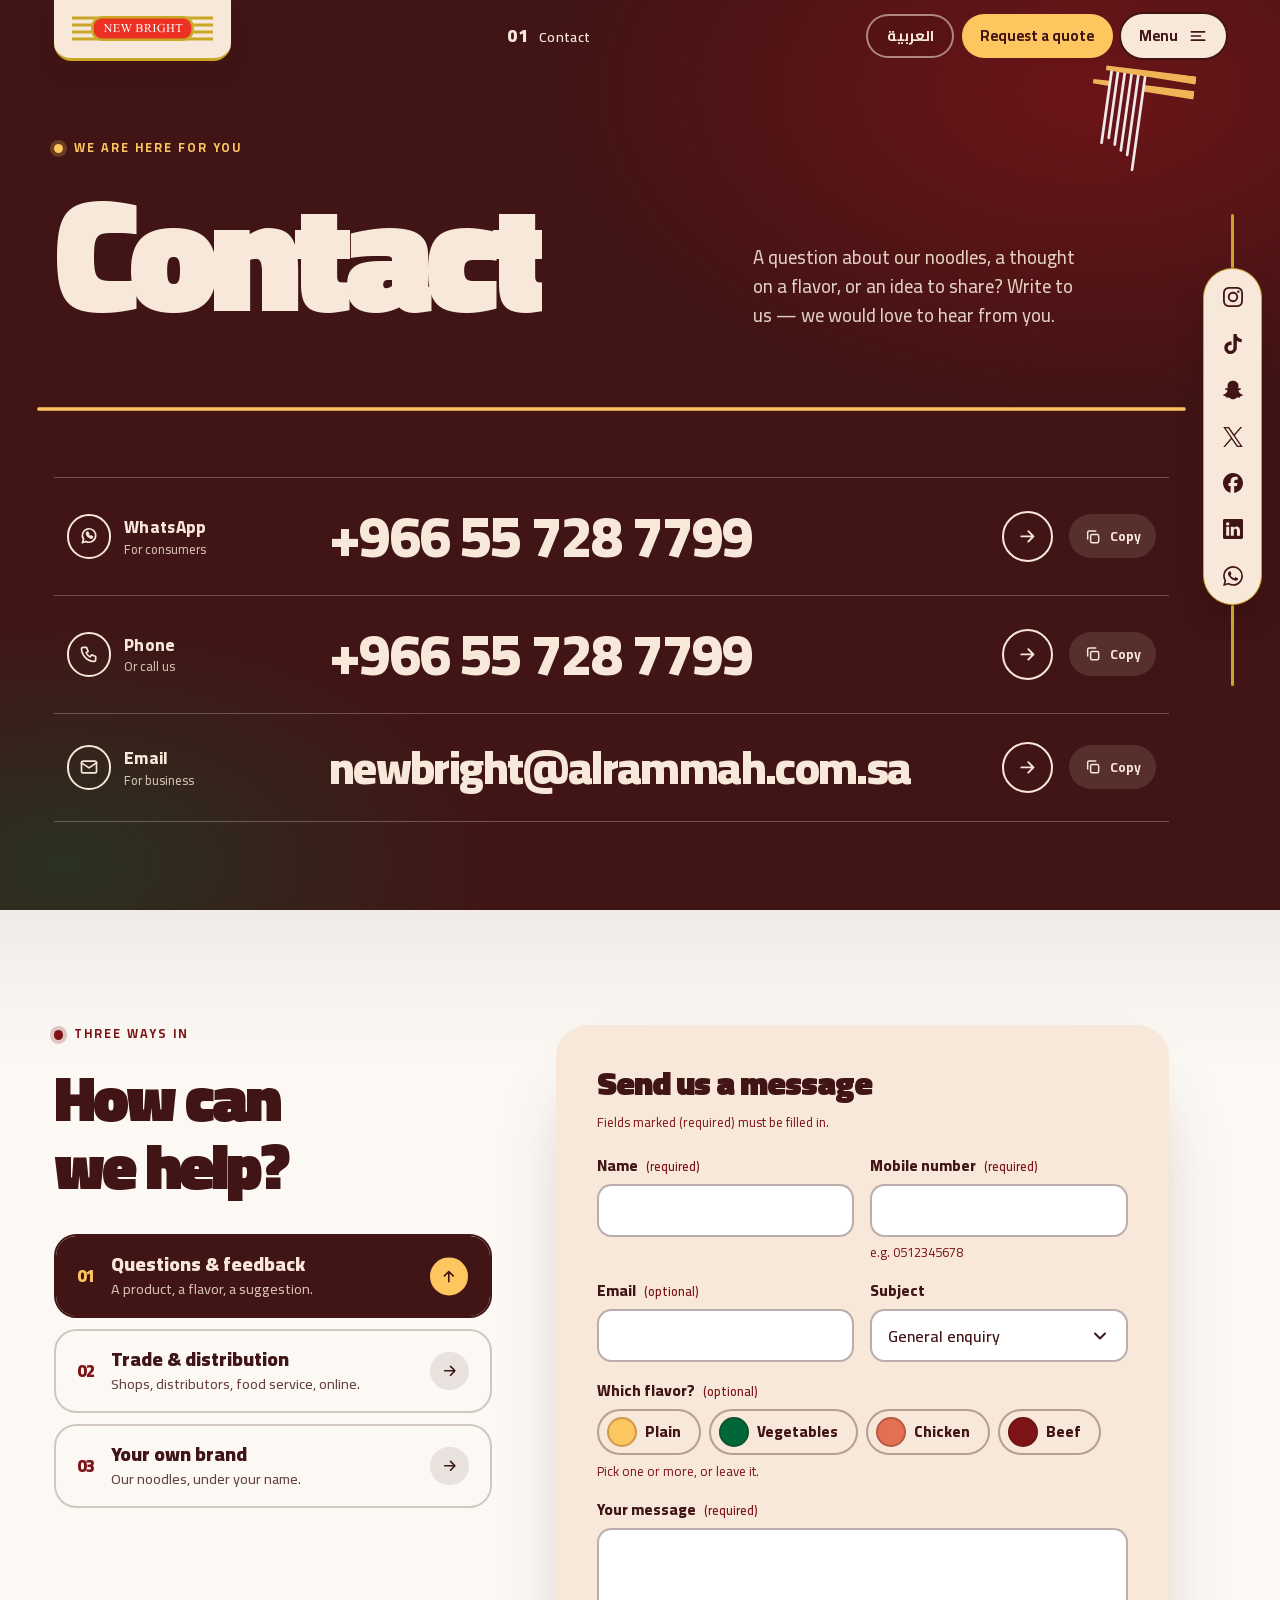
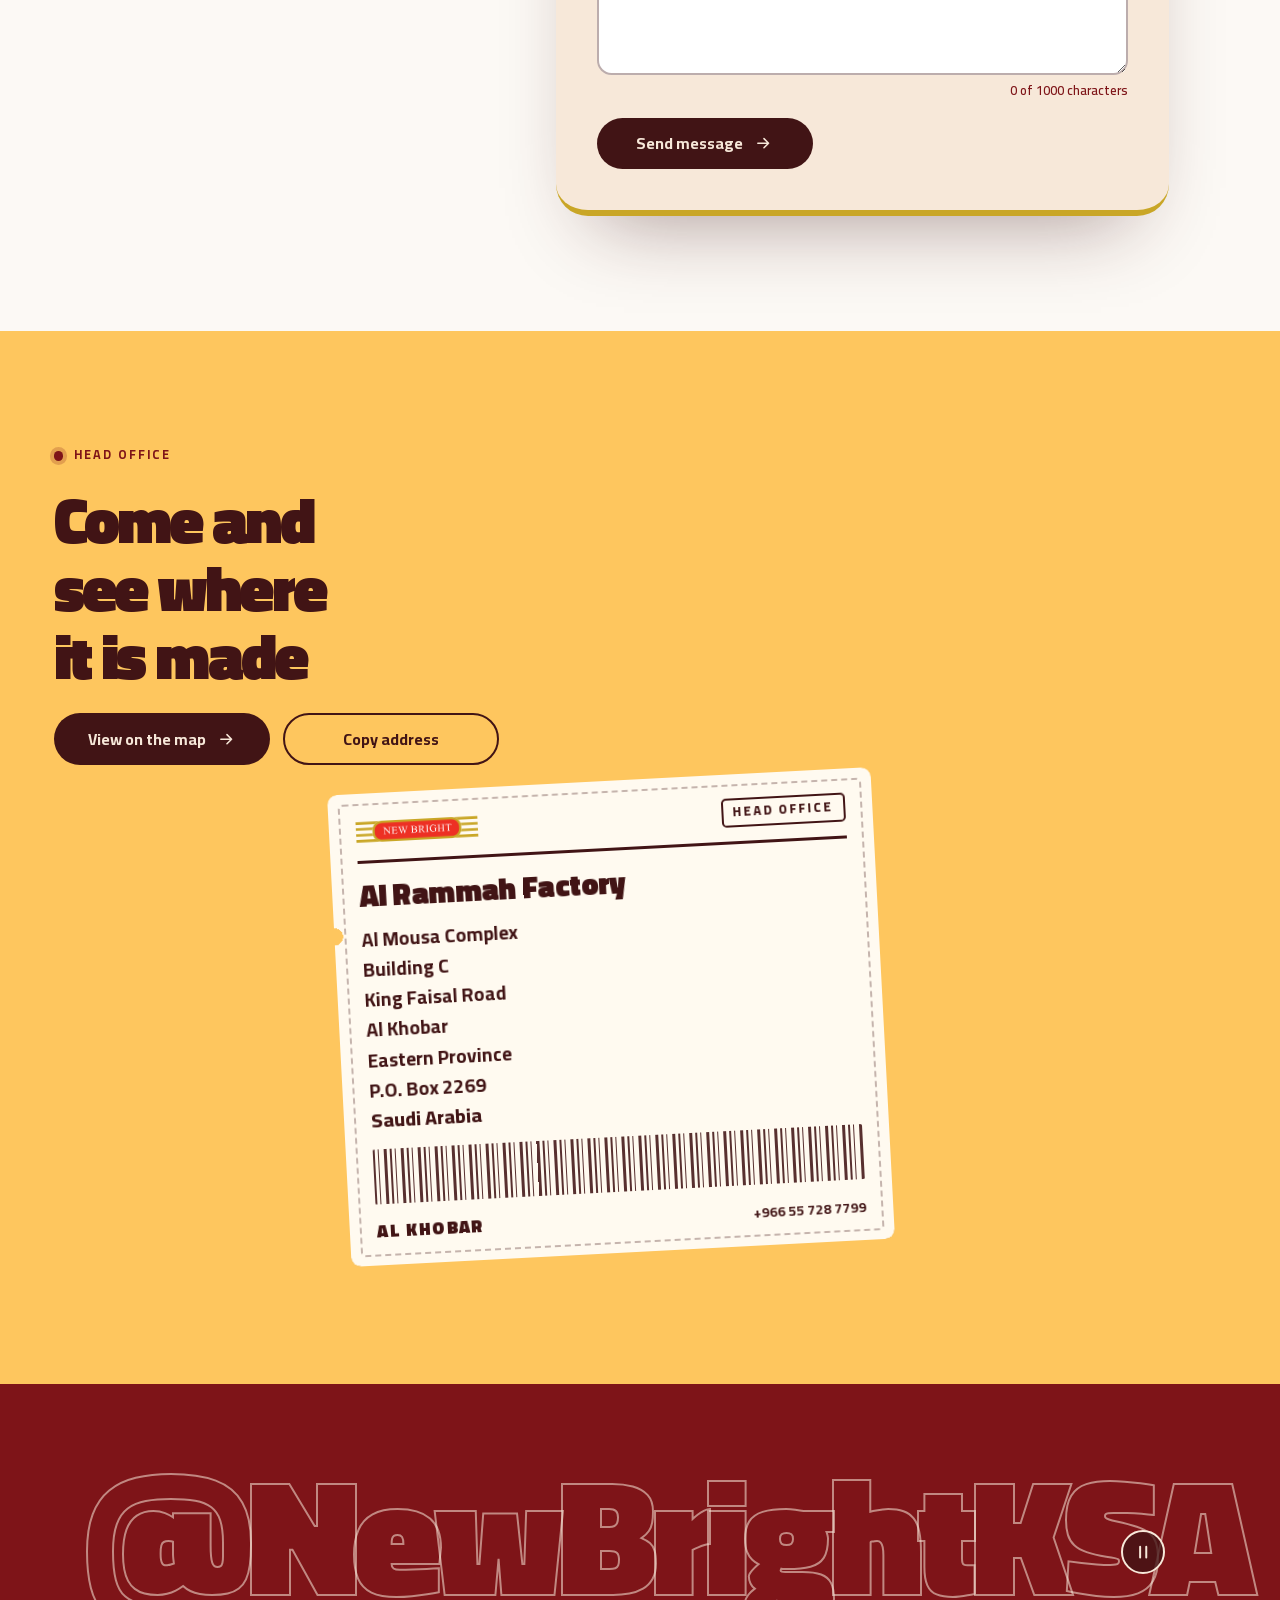
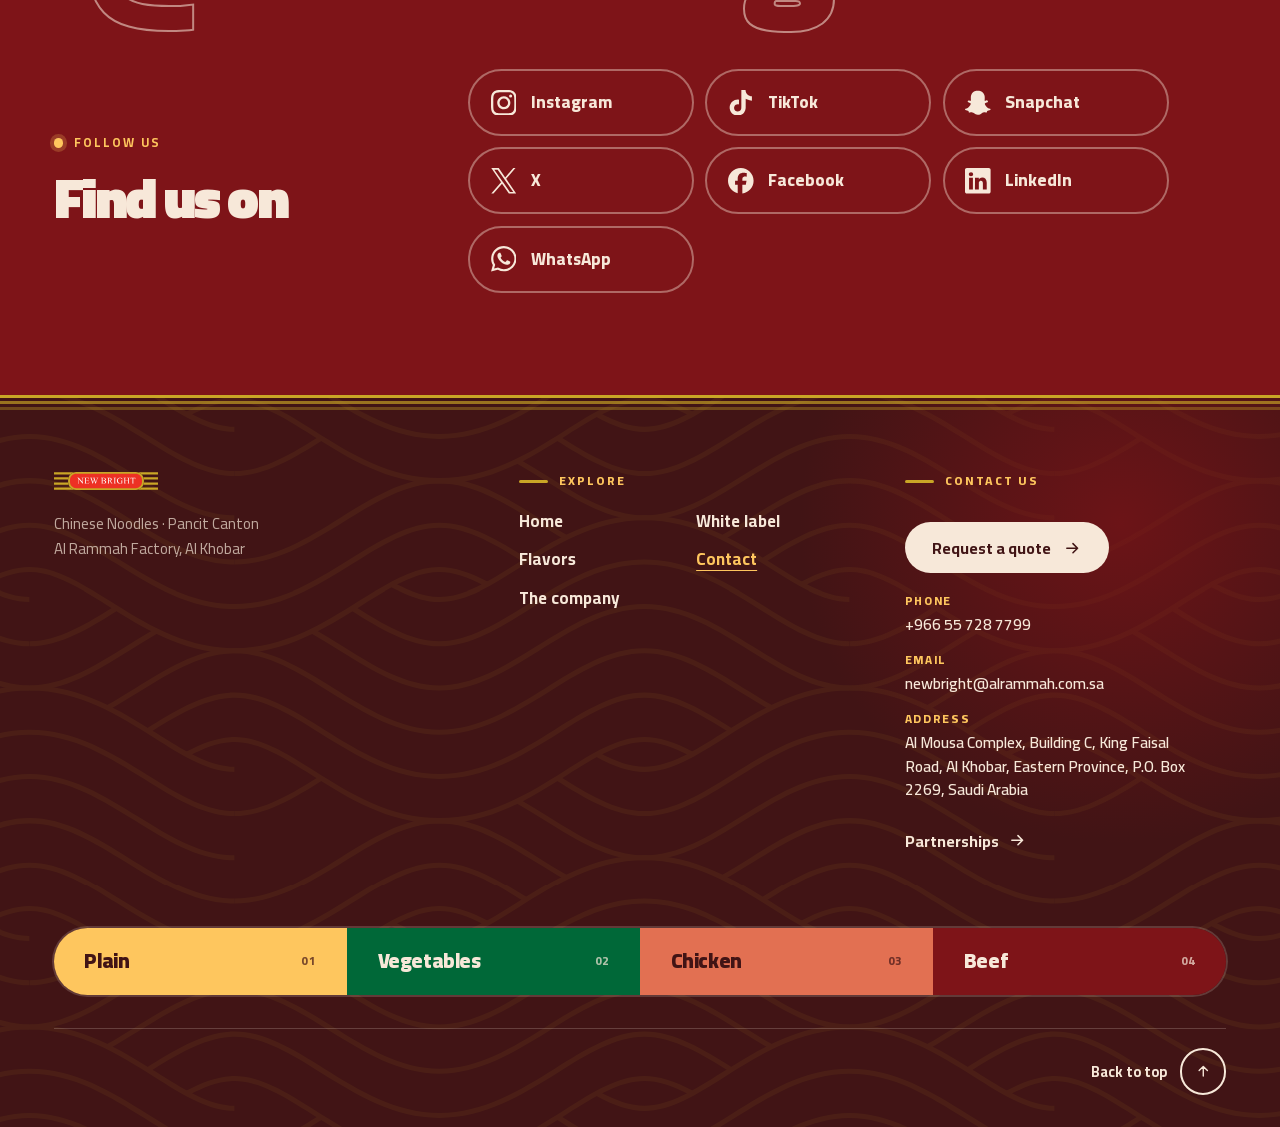
<file: contact.html>
<!doctype html>
<html lang="en" dir="ltr">
<head>
<meta charset="utf-8">
<meta name="viewport" content="width=device-width, initial-scale=1, viewport-fit=cover">
<title>New Bright | Contact</title>
<meta name="description" content="Design concept: contact New Bright. A question, a thought on a flavor, a business enquiry or your own brand.">
<meta name="robots" content="noindex">
<meta name="theme-color" content="#411415">
<link rel="icon" href="assets/brand/logo.svg" type="image/svg+xml">
<link rel="preload" href="assets/fonts/cairo-latin.woff2" as="font" type="font/woff2" crossorigin>
<script>document.documentElement.classList.add('js');try{var l=new URLSearchParams(location.search).get('lang')||localStorage.getItem('nb-lang');if(l==='ar'){document.documentElement.lang='ar';document.documentElement.dir='rtl'}}catch(e){}</script>
<link rel="stylesheet" href="styles.css?v=36">
<link rel="stylesheet" href="contact.css?v=6">
</head>
<body data-hdr="dark">
<a class="skip" href="#main" data-i18n="skip">Skip to content</a>

<header class="hdr" id="hdr">
  <a class="tab" href="index.html" aria-label="New Bright">
    <img src="assets/brand/logo.svg" alt="New Bright" width="591" height="105">
  </a>
  <p class="hdr-index" aria-hidden="true"><b id="hdrNum">01</b><span id="hdrLabel" data-i18n="ct.nav.top">Contact</span></p>
  <div class="hdr-actions">
    <button class="pill pill-ghost" id="langBtn" type="button" aria-label="Switch language"><span id="langTxt">العربية</span></button>
    <a class="pill pill-solid hide-s" href="contact.html?path=trade#help" data-path="trade" data-i18n="cta.quote">Request a quote</a>
    <button class="pill pill-menu" id="menuBtn" type="button" aria-haspopup="dialog" aria-controls="menu">
      <span data-i18n="menu">Menu</span>
      <svg viewBox="0 0 24 24" width="20" height="20" aria-hidden="true"><path d="M4 7h16M4 12h11M4 17h16"/></svg>
    </button>
  </div>
</header>

<!-- ───────── Social dock: fixed on every screen ───────── -->
<nav class="sdock" id="sdock" data-i18n-aria="soc.label" aria-label="New Bright on social media">
    <ul class="sd-list" id="sdList">
      <li style="--o:0"><a class="sd-link" href="https://www.instagram.com/NewBrightKSA" target="_blank" rel="noopener noreferrer" data-n="instagram"><svg viewBox="0 0 24 24" aria-hidden="true"><path d="M7.0301.084c-1.2768.0602-2.1487.264-2.911.5634-.7888.3075-1.4575.72-2.1228 1.3877-.6652.6677-1.075 1.3368-1.3802 2.127-.2954.7638-.4956 1.6365-.552 2.914-.0564 1.2775-.0689 1.6882-.0626 4.947.0062 3.2586.0206 3.6671.0825 4.9473.061 1.2765.264 2.1482.5635 2.9107.308.7889.72 1.4573 1.388 2.1228.6679.6655 1.3365 1.0743 2.1285 1.38.7632.295 1.6361.4961 2.9134.552 1.2773.056 1.6884.069 4.9462.0627 3.2578-.0062 3.668-.0207 4.9478-.0814 1.28-.0607 2.147-.2652 2.9098-.5633.7889-.3086 1.4578-.72 2.1228-1.3881.665-.6682 1.0745-1.3378 1.3795-2.1284.2957-.7632.4966-1.636.552-2.9124.056-1.2809.0692-1.6898.063-4.948-.0063-3.2583-.021-3.6668-.0817-4.9465-.0607-1.2797-.264-2.1487-.5633-2.9117-.3084-.7889-.72-1.4568-1.3876-2.1228C21.2982 1.33 20.628.9208 19.8378.6165 19.074.321 18.2017.1197 16.9244.0645 15.6471.0093 15.236-.005 11.977.0014 8.718.0076 8.31.0215 7.0301.0839m.1402 21.6932c-1.17-.0509-1.8053-.2453-2.2287-.408-.5606-.216-.96-.4771-1.3819-.895-.422-.4178-.6811-.8186-.9-1.378-.1644-.4234-.3624-1.058-.4171-2.228-.0595-1.2645-.072-1.6442-.079-4.848-.007-3.2037.0053-3.583.0607-4.848.05-1.169.2456-1.805.408-2.2282.216-.5613.4762-.96.895-1.3816.4188-.4217.8184-.6814 1.3783-.9003.423-.1651 1.0575-.3614 2.227-.4171 1.2655-.06 1.6447-.072 4.848-.079 3.2033-.007 3.5835.005 4.8495.0608 1.169.0508 1.8053.2445 2.228.408.5608.216.96.4754 1.3816.895.4217.4194.6816.8176.9005 1.3787.1653.4217.3617 1.056.4169 2.2263.0602 1.2655.0739 1.645.0796 4.848.0058 3.203-.0055 3.5834-.061 4.848-.051 1.17-.245 1.8055-.408 2.2294-.216.5604-.4763.96-.8954 1.3814-.419.4215-.8181.6811-1.3783.9-.4224.1649-1.0577.3617-2.2262.4174-1.2656.0595-1.6448.072-4.8493.079-3.2045.007-3.5825-.006-4.848-.0608M16.953 5.5864A1.44 1.44 0 1 0 18.39 4.144a1.44 1.44 0 0 0-1.437 1.4424M5.8385 12.012c.0067 3.4032 2.7706 6.1557 6.173 6.1493 3.4026-.0065 6.157-2.7701 6.1506-6.1733-.0065-3.4032-2.771-6.1565-6.174-6.1498-3.403.0067-6.156 2.771-6.1496 6.1738M8 12.0077a4 4 0 1 1 4.008 3.9921A3.9996 3.9996 0 0 1 8 12.0077"/></svg><span class="sd-name">Instagram<span class="sr" data-i18n="soc.tab"> (opens in a new tab)</span></span></a></li>
      <li style="--o:1"><a class="sd-link" href="https://www.tiktok.com/@newbrightksa" target="_blank" rel="noopener noreferrer" data-n="tiktok"><svg viewBox="0 0 24 24" aria-hidden="true"><path d="M12.525.02c1.31-.02 2.61-.01 3.91-.02.08 1.53.63 3.09 1.75 4.17 1.12 1.11 2.7 1.62 4.24 1.79v4.03c-1.44-.05-2.89-.35-4.2-.97-.57-.26-1.1-.59-1.62-.93-.01 2.92.01 5.84-.02 8.75-.08 1.4-.54 2.79-1.35 3.94-1.31 1.92-3.58 3.17-5.91 3.21-1.43.08-2.86-.31-4.08-1.03-2.02-1.19-3.44-3.37-3.65-5.71-.02-.5-.03-1-.01-1.49.18-1.9 1.12-3.72 2.58-4.96 1.66-1.44 3.98-2.13 6.15-1.72.02 1.48-.04 2.96-.04 4.44-.99-.32-2.15-.23-3.02.37-.63.41-1.11 1.04-1.36 1.75-.21.51-.15 1.07-.14 1.61.24 1.64 1.82 3.02 3.5 2.87 1.12-.01 2.19-.66 2.77-1.61.19-.33.4-.67.41-1.06.1-1.79.06-3.57.07-5.36.01-4.03-.01-8.05.02-12.07z"/></svg><span class="sd-name">TikTok<span class="sr" data-i18n="soc.tab"> (opens in a new tab)</span></span></a></li>
      <li style="--o:2"><a class="sd-link" href="https://www.snapchat.com/add/NewBrightKSA" target="_blank" rel="noopener noreferrer" data-n="snapchat"><svg viewBox="0 0 24 24" aria-hidden="true"><path d="M12.206.793c.99 0 4.347.276 5.93 3.821.529 1.193.403 3.219.299 4.847l-.003.06c-.012.18-.022.345-.03.51.075.045.203.09.401.09.3-.016.659-.12 1.033-.301.165-.088.344-.104.464-.104.182 0 .359.029.509.09.45.149.734.479.734.838.015.449-.39.839-1.213 1.168-.089.029-.209.075-.344.119-.45.135-1.139.36-1.333.81-.09.224-.061.524.12.868l.015.015c.06.136 1.526 3.475 4.791 4.014.255.044.435.27.42.509 0 .075-.015.149-.045.225-.24.569-1.273.988-3.146 1.271-.059.091-.12.375-.164.57-.029.179-.074.36-.134.553-.076.271-.27.405-.555.405h-.03c-.135 0-.313-.031-.538-.074-.36-.075-.765-.135-1.273-.135-.3 0-.599.015-.913.074-.6.104-1.123.464-1.723.884-.853.599-1.826 1.288-3.294 1.288-.06 0-.119-.015-.18-.015h-.149c-1.468 0-2.427-.675-3.279-1.288-.599-.42-1.107-.779-1.707-.884-.314-.045-.629-.074-.928-.074-.54 0-.958.089-1.272.149-.211.043-.391.074-.54.074-.374 0-.523-.224-.583-.42-.061-.192-.09-.389-.135-.567-.046-.181-.105-.494-.166-.57-1.918-.222-2.95-.642-3.189-1.226-.031-.063-.052-.15-.055-.225-.015-.243.165-.465.42-.509 3.264-.54 4.73-3.879 4.791-4.02l.016-.029c.18-.345.224-.645.119-.869-.195-.434-.884-.658-1.332-.809-.121-.029-.24-.074-.346-.119-1.107-.435-1.257-.93-1.197-1.273.09-.479.674-.793 1.168-.793.146 0 .27.029.383.074.42.194.789.3 1.104.3.234 0 .384-.06.465-.105l-.046-.569c-.098-1.626-.225-3.651.307-4.837C7.392 1.077 10.739.807 11.727.807l.419-.015h.06z"/></svg><span class="sd-name">Snapchat<span class="sr" data-i18n="soc.tab"> (opens in a new tab)</span></span></a></li>
      <li style="--o:3"><a class="sd-link" href="https://x.com/NewBrightKSA" target="_blank" rel="noopener noreferrer" data-n="x"><svg viewBox="0 0 24 24" aria-hidden="true"><path d="M14.234 10.162 22.977 0h-2.072l-7.591 8.824L7.251 0H.258l9.168 13.343L.258 24H2.33l8.016-9.318L16.749 24h6.993zm-2.837 3.299-.929-1.329L3.076 1.56h3.182l5.965 8.532.929 1.329 7.754 11.09h-3.182z"/></svg><span class="sd-name">X<span class="sr" data-i18n="soc.tab"> (opens in a new tab)</span></span></a></li>
      <li style="--o:4"><a class="sd-link" href="https://www.facebook.com/NewBrightKSA" target="_blank" rel="noopener noreferrer" data-n="facebook"><svg viewBox="0 0 24 24" aria-hidden="true"><path d="M9.101 23.691v-7.98H6.627v-3.667h2.474v-1.58c0-4.085 1.848-5.978 5.858-5.978.401 0 .955.042 1.468.103a8.68 8.68 0 0 1 1.141.195v3.325a8.623 8.623 0 0 0-.653-.036 26.805 26.805 0 0 0-.733-.009c-.707 0-1.259.096-1.675.309a1.686 1.686 0 0 0-.679.622c-.258.42-.374.995-.374 1.752v1.297h3.919l-.386 2.103-.287 1.564h-3.246v8.245C19.396 23.238 24 18.179 24 12.044c0-6.627-5.373-12-12-12s-12 5.373-12 12c0 5.628 3.874 10.35 9.101 11.647Z"/></svg><span class="sd-name">Facebook<span class="sr" data-i18n="soc.tab"> (opens in a new tab)</span></span></a></li>
      <li style="--o:5"><a class="sd-link" href="https://www.linkedin.com/company/newbrightksa" target="_blank" rel="noopener noreferrer" data-n="linkedin"><svg viewBox="0 0 16 16" aria-hidden="true"><path d="M0 1.146C0 .513.526 0 1.175 0h13.65C15.474 0 16 .513 16 1.146v13.708c0 .633-.526 1.146-1.175 1.146H1.175C.526 16 0 15.487 0 14.854zm4.943 12.248V6.169H2.542v7.225zm-1.2-8.212c.837 0 1.358-.554 1.358-1.248-.015-.709-.52-1.248-1.342-1.248S2.4 3.226 2.4 3.934c0 .694.521 1.248 1.327 1.248zm4.908 8.212V9.359c0-.216.016-.432.08-.586.173-.431.568-.878 1.232-.878.869 0 1.216.662 1.216 1.634v3.865h2.401V9.25c0-2.22-1.184-3.252-2.764-3.252-1.274 0-1.845.7-2.165 1.193v.025h-.016l.016-.025V6.169h-2.4c.03.678 0 7.225 0 7.225z"/></svg><span class="sd-name">LinkedIn<span class="sr" data-i18n="soc.tab"> (opens in a new tab)</span></span></a></li>
      <li style="--o:6"><a class="sd-link" href="https://wa.me/966557287799" target="_blank" rel="noopener noreferrer" data-n="whatsapp"><svg viewBox="0 0 24 24" aria-hidden="true"><path d="M17.472 14.382c-.297-.149-1.758-.867-2.03-.967-.273-.099-.471-.148-.67.15-.197.297-.767.966-.94 1.164-.173.199-.347.223-.644.075-.297-.15-1.255-.463-2.39-1.475-.883-.788-1.48-1.761-1.653-2.059-.173-.297-.018-.458.13-.606.134-.133.298-.347.446-.52.149-.174.198-.298.298-.497.099-.198.05-.371-.025-.52-.075-.149-.669-1.612-.916-2.207-.242-.579-.487-.5-.669-.51-.173-.008-.371-.01-.57-.01-.198 0-.52.074-.792.372-.272.297-1.04 1.016-1.04 2.479 0 1.462 1.065 2.875 1.213 3.074.149.198 2.096 3.2 5.077 4.487.709.306 1.262.489 1.694.625.712.227 1.36.195 1.871.118.571-.085 1.758-.719 2.006-1.413.248-.694.248-1.289.173-1.413-.074-.124-.272-.198-.57-.347m-5.421 7.403h-.004a9.87 9.87 0 01-5.031-1.378l-.361-.214-3.741.982.998-3.648-.235-.374a9.86 9.86 0 01-1.51-5.26c.001-5.45 4.436-9.884 9.888-9.884 2.64 0 5.122 1.03 6.988 2.898a9.825 9.825 0 012.893 6.994c-.003 5.45-4.437 9.884-9.885 9.884m8.413-18.297A11.815 11.815 0 0012.05 0C5.495 0 .16 5.335.157 11.892c0 2.096.547 4.142 1.588 5.945L.057 24l6.305-1.654a11.882 11.882 0 005.683 1.448h.005c6.554 0 11.89-5.335 11.893-11.893a11.821 11.821 0 00-3.48-8.413Z"/></svg><span class="sd-name">WhatsApp<span class="sr" data-i18n="soc.tab"> (opens in a new tab)</span></span></a></li>
    </ul>
    <button class="sd-toggle" id="sdToggle" type="button" aria-expanded="false" aria-controls="sdList"><svg viewBox="0 0 24 24" class="sd-ico-open" aria-hidden="true"><circle cx="18" cy="5" r="3"/><circle cx="6" cy="12" r="3"/><circle cx="18" cy="19" r="3"/><path d="M8.6 13.5l6.8 4M15.4 6.5l-6.8 4"/></svg><svg viewBox="0 0 24 24" class="sd-ico-close" aria-hidden="true"><path d="M5 5l14 14M19 5L5 19"/></svg><span class="sr" id="sdLabel" data-i18n="soc.open">Show social media accounts</span></button>
  </nav>


<dialog class="menu" id="menu" aria-label="Menu" data-lenis-prevent>
  <div class="menu-in">
    <button class="menu-x" id="menuX" type="button" aria-label="Close"><svg viewBox="0 0 24 24" width="22" height="22" aria-hidden="true"><path d="M5 5l14 14M19 5L5 19"/></svg></button>
    <ol class="menu-list">
      <li><a href="index.html"><i>01</i><span data-nav="menu.home">Home</span></a></li>
      <li><a href="flavors.html"><i>02</i><span data-nav="menu.flavors">Flavors</span></a></li>
      <li><a href="company.html"><i>03</i><span data-nav="menu.company">The company</span></a></li>
      <li><a href="whitelabel.html"><i>04</i><span data-nav="menu.label">White label</span></a></li>
      <li><a href="contact.html" aria-current="page"><i>05</i><span data-nav="menu.contact">Contact</span></a></li>
      <li><a href="contact.html?path=trade#help" data-path="trade"><i>06</i><span data-nav="menu.quote">Request a quote</span></a></li>
    </ol>
    <div class="menu-foot"><p data-i18n="menu.tag">Chinese Noodles · Pancit Canton</p><p data-i18n="made.by">Al Rammah Factory, Al Khobar</p></div>
  </div>
</dialog>

<main id="main">

<section class="ct-hero" id="top" data-ch="0" data-hdr="dark" data-label="ct.nav.top" aria-labelledby="ctTitle">
  <img class="ct-chop" src="assets/brand/chopsticks-yellow.svg" alt="" aria-hidden="true" width="343" height="345">
  <div class="ct-hero-top">
    <div>
      <p class="eyebrow" data-reveal><i class="dot"></i><span data-i18n="ct.eyebrow"></span></p>
      <h1 id="ctTitle" data-split data-i18n="ct.title">Contact</h1>
    </div>
    <p class="ct-intro" data-reveal style="--i:2" data-i18n="ct.intro"></p>
  </div>
  <div class="ct-pull" aria-hidden="true"><svg id="ctStrands" viewBox="0 0 1440 120" preserveAspectRatio="none"><path class="s2" d="M-20 60 Q720 60 1460 60"/><path class="s1" d="M-20 60 Q720 60 1460 60"/></svg></div>
  <div class="ct-lines">
      <div class="ct-row" style="--c:var(--green);--on:var(--cream);--i:3" data-reveal>
        <a class="ct-line" href="https://wa.me/966557287799" target="_blank" rel="noopener noreferrer">
          <span class="ct-lab"><i><svg viewBox="0 0 24 24" aria-hidden="true"><path d="M20 11.5a8 8 0 0 1-11.8 7L4 20l1.5-4A8 8 0 1 1 20 11.5z"/><path d="M9 8.5c.3 2.6 2.9 5.2 5.9 6.1l1.3-1.4-2-1.2-1 .7a5 5 0 0 1-2.4-2.4l.7-1-1.2-2z"/></svg></i><b data-i18n="ct.ch.wa"></b><small data-i18n="ct.ch.wa.n"></small></span>
          <span class="ct-val"><bdi dir="ltr">+966 55 728 7799</bdi></span>
          <span class="ct-go" aria-hidden="true"><svg viewBox="0 0 24 24" class="ico flip" aria-hidden="true"><path d="M5 12h14M13 6l6 6-6 6"/></svg></span>
        </a>
        <button class="ct-copy" type="button" data-copy="+966 55 728 7799" aria-label="Copy"><span class="ct-copy-i"><svg viewBox="0 0 24 24" aria-hidden="true"><rect x="9" y="9" width="11" height="11" rx="2"/><path d="M5 15V6a2 2 0 0 1 2-2h9"/></svg></span><span class="ct-copy-t" data-i18n="ct.copy"></span></button>
      </div>
      <div class="ct-row" style="--c:var(--yellow);--on:var(--burg);--i:4" data-reveal>
        <a class="ct-line" href="tel:+966557287799" >
          <span class="ct-lab"><i><svg viewBox="0 0 24 24" aria-hidden="true"><path d="M5 4h4l2 5-2.5 1.5a11 11 0 0 0 5 5L15 13l5 2v4a2 2 0 0 1-2 2A16 16 0 0 1 3 6a2 2 0 0 1 2-2z"/></svg></i><b data-i18n="ct.ch.phone"></b><small data-i18n="ct.ch.phone.n"></small></span>
          <span class="ct-val"><bdi dir="ltr">+966 55 728 7799</bdi></span>
          <span class="ct-go" aria-hidden="true"><svg viewBox="0 0 24 24" class="ico flip" aria-hidden="true"><path d="M5 12h14M13 6l6 6-6 6"/></svg></span>
        </a>
        <button class="ct-copy" type="button" data-copy="+966 55 728 7799" aria-label="Copy"><span class="ct-copy-i"><svg viewBox="0 0 24 24" aria-hidden="true"><rect x="9" y="9" width="11" height="11" rx="2"/><path d="M5 15V6a2 2 0 0 1 2-2h9"/></svg></span><span class="ct-copy-t" data-i18n="ct.copy"></span></button>
      </div>
      <div class="ct-row" style="--c:var(--orange);--on:var(--burg);--i:5" data-reveal>
        <a class="ct-line" href="mailto:newbright@alrammah.com.sa" >
          <span class="ct-lab"><i><svg viewBox="0 0 24 24" aria-hidden="true"><rect x="3" y="5" width="18" height="14" rx="2"/><path d="M3 7l9 6 9-6"/></svg></i><b data-i18n="ct.ch.email"></b><small data-i18n="ct.ch.email.n"></small></span>
          <span class="ct-val"><bdi dir="ltr">newbright@alrammah.com.sa</bdi></span>
          <span class="ct-go" aria-hidden="true"><svg viewBox="0 0 24 24" class="ico flip" aria-hidden="true"><path d="M5 12h14M13 6l6 6-6 6"/></svg></span>
        </a>
        <button class="ct-copy" type="button" data-copy="newbright@alrammah.com.sa" aria-label="Copy"><span class="ct-copy-i"><svg viewBox="0 0 24 24" aria-hidden="true"><rect x="9" y="9" width="11" height="11" rx="2"/><path d="M5 15V6a2 2 0 0 1 2-2h9"/></svg></span><span class="ct-copy-t" data-i18n="ct.copy"></span></button>
      </div>
    <p class="ct-hint" data-reveal style="--i:6" data-i18n="ct.hint"></p>
  </div>
  <div class="ct-toast" id="ctToast" role="status" aria-live="polite"></div>
</section>

<section class="ct-help" id="help" data-ch="1" data-hdr="light" data-label="ct.nav.help" aria-labelledby="ctHelpT">
  <div class="ct-help-in">
    <div class="ct-side">
      <p class="eyebrow dark" data-reveal><i class="dot"></i><span data-i18n="ct.r.eyebrow"></span></p>
      <h2 id="ctHelpT" data-reveal style="--i:1" data-i18n="ct.r.title"></h2>
      <div class="ct-paths" role="radiogroup" data-i18n-aria="ct.r.pick" aria-label="Choose" data-reveal style="--i:2">
        <button class="ct-path" type="button" role="radio" aria-checked="true" data-p="1" aria-controls="pn1">
          <i>01</i><span class="ct-path-t"><b data-i18n="ct.p.1.t"></b><small data-i18n="ct.p.1.d"></small></span><span class="ct-path-go" aria-hidden="true"><svg viewBox="0 0 24 24" class="ico flip" aria-hidden="true"><path d="M5 12h14M13 6l6 6-6 6"/></svg></span>
        </button>
        <button class="ct-path" type="button" role="radio" aria-checked="false" data-p="2" aria-controls="pn2">
          <i>02</i><span class="ct-path-t"><b data-i18n="ct.p.2.t"></b><small data-i18n="ct.p.2.d"></small></span><span class="ct-path-go" aria-hidden="true"><svg viewBox="0 0 24 24" class="ico flip" aria-hidden="true"><path d="M5 12h14M13 6l6 6-6 6"/></svg></span>
        </button>
        <button class="ct-path" type="button" role="radio" aria-checked="false" data-p="3" aria-controls="pn3">
          <i>03</i><span class="ct-path-t"><b data-i18n="ct.p.3.t"></b><small data-i18n="ct.p.3.d"></small></span><span class="ct-path-go" aria-hidden="true"><svg viewBox="0 0 24 24" class="ico flip" aria-hidden="true"><path d="M5 12h14M13 6l6 6-6 6"/></svg></span>
        </button>
      </div>
    </div>
    <div class="ct-panel" data-reveal style="--i:2">
      <section class="ct-pn" id="pn1" data-pn="1" aria-labelledby="pn1t">
        <form class="cf" id="cfForm" novalidate>
          <h3 id="pn1t" data-i18n="cf.title"></h3>
          <p class="cf-hint" data-i18n="cf.note"></p>
          <div class="cf-row">
            <div class="cf-f" data-fld="name"><label for="cName"><span data-i18n="cf.name"></span><small data-i18n="cf.req"></small></label><input id="cName" name="name" autocomplete="name"><span class="cf-err" data-i18n="cf.err.name"></span></div>
            <div class="cf-f" data-fld="phone"><label for="cPhone"><span data-i18n="cf.phone"></span><small data-i18n="cf.req"></small></label><input id="cPhone" name="phone" type="tel" inputmode="tel" dir="ltr" autocomplete="tel"><span class="cf-hint" data-i18n="cf.phoneHint"></span><span class="cf-err" id="cPhoneErr"></span></div>
          </div>
          <div class="cf-row">
            <div class="cf-f" data-fld="email"><label for="cEmail"><span data-i18n="cf.email"></span><small data-i18n="cf.opt"></small></label><input id="cEmail" name="email" type="email" dir="ltr" autocomplete="email"><span class="cf-err" data-i18n="cf.err.email"></span></div>
            <div class="cf-f"><label for="cTopic"><span data-i18n="cf.topic"></span></label><select id="cTopic" name="topic"></select></div>
          </div>
          <div class="cf-f"><span class="lb"><span data-i18n="cf.flavors"></span><small data-i18n="cf.opt"></small></span><div class="cf-chips" id="cFlavors"><label><input type="checkbox" name="flavors" value="plain"><i style="--c:var(--yellow)"></i><span data-i18n="f.plain.name"></span></label><label><input type="checkbox" name="flavors" value="vegetables"><i style="--c:var(--green)"></i><span data-i18n="f.vegetables.name"></span></label><label><input type="checkbox" name="flavors" value="chicken"><i style="--c:var(--orange)"></i><span data-i18n="f.chicken.name"></span></label><label><input type="checkbox" name="flavors" value="beef"><i style="--c:var(--spice)"></i><span data-i18n="f.beef.name"></span></label></div><span class="cf-hint" data-i18n="cf.flavorsHint"></span></div>
          <div class="cf-f" data-fld="msg"><label for="cMsg"><span data-i18n="cf.message"></span><small data-i18n="cf.req"></small></label><textarea id="cMsg" name="message" maxlength="1000" rows="5"></textarea><span class="cf-count" id="cCount" aria-live="polite"></span><span class="cf-err" id="cMsgErr"></span></div>
          <div class="cf-submit"><button class="btn btn-fill dark" type="submit"><span data-i18n="cf.submit"></span><svg viewBox="0 0 24 24" class="ico flip" aria-hidden="true"><path d="M5 12h14M13 6l6 6-6 6"/></svg></button><p class="cf-fix" id="cFix" role="alert" data-i18n="cf.fix"></p></div>
          <div class="cf-prev" id="cPrev" role="status"><h4 data-i18n="cf.prev.t"></h4><p data-i18n="cf.prev.b"></p></div>
        </form>
      </section>
      <section class="ct-pn" id="pn2" data-pn="2" aria-labelledby="pn2t" hidden>
        <h3 id="pn2t" data-i18n="ct.t.title"></h3>
        <p class="ct-pn-p" data-i18n="ct.t.p"></p>
        <ul class="ct-ch">
          <li><a href="tel:+966557287799"><i><svg viewBox="0 0 24 24" aria-hidden="true"><path d="M5 4h4l2 5-2.5 1.5a11 11 0 0 0 5 5L15 13l5 2v4a2 2 0 0 1-2 2A16 16 0 0 1 3 6a2 2 0 0 1 2-2z"/></svg></i><small data-i18n="ct.ch.phone"></small><b dir="ltr">+966 55 728 7799</b></a></li>
          <li><a href="mailto:newbright@alrammah.com.sa"><i><svg viewBox="0 0 24 24" aria-hidden="true"><rect x="3" y="5" width="18" height="14" rx="2"/><path d="M3 7l9 6 9-6"/></svg></i><small data-i18n="ct.ch.email"></small><b dir="ltr">newbright@alrammah.com.sa</b></a></li>
          <li><a href="https://wa.me/966557287799" target="_blank" rel="noopener noreferrer"><i><svg viewBox="0 0 24 24" aria-hidden="true"><path d="M20 11.5a8 8 0 0 1-11.8 7L4 20l1.5-4A8 8 0 1 1 20 11.5z"/><path d="M9 8.5c.3 2.6 2.9 5.2 5.9 6.1l1.3-1.4-2-1.2-1 .7a5 5 0 0 1-2.4-2.4l.7-1-1.2-2z"/></svg></i><small data-i18n="ct.ch.wa"></small><b dir="ltr">+966 55 728 7799</b></a></li>
        </ul>
        <form class="cf cq" id="cqForm" novalidate>
          <h4 class="cq-t" data-i18n="cq.title"></h4>
          <p class="cf-hint" data-i18n="cf.note"></p>
          <h5 class="cq-g" data-i18n="cq.business"></h5>
          <div class="cf-f" data-fld="company"><label for="cqCompany"><span data-i18n="cq.company"></span><small data-i18n="cf.req"></small></label><input id="cqCompany" name="company" autocomplete="organization"><span class="cf-err" data-i18n="cq.err.company"></span></div>
          <div class="cf-f" data-fld="type"><label for="cqType"><span data-i18n="cq.type"></span><small data-i18n="cf.req"></small></label><select id="cqType" name="type"></select><span class="cf-err" data-i18n="cq.err.type"></span></div>
          <h5 class="cq-g" data-i18n="cq.order"></h5>
          <div class="cf-f"><span class="lb"><span data-i18n="cq.flavors"></span><small data-i18n="cf.opt"></small></span><div class="cf-chips" id="cqFlavors"><label><input type="checkbox" name="flavors" value="plain"><i style="--c:var(--yellow)"></i><span data-i18n="f.plain.name"></span></label><label><input type="checkbox" name="flavors" value="vegetables"><i style="--c:var(--green)"></i><span data-i18n="f.vegetables.name"></span></label><label><input type="checkbox" name="flavors" value="chicken"><i style="--c:var(--orange)"></i><span data-i18n="f.chicken.name"></span></label><label><input type="checkbox" name="flavors" value="beef"><i style="--c:var(--spice)"></i><span data-i18n="f.beef.name"></span></label></div><span class="cf-hint" data-i18n="cf.flavorsHint"></span></div>
          <div class="cf-f"><label for="cqQty"><span data-i18n="cq.qty"></span><small data-i18n="cf.opt"></small></label><select id="cqQty" name="quantity"></select></div>
          <h5 class="cq-g" data-i18n="cq.person"></h5>
          <div class="cf-row">
            <div class="cf-f" data-fld="name"><label for="cqName"><span data-i18n="cf.name"></span><small data-i18n="cf.req"></small></label><input id="cqName" name="name" autocomplete="name"><span class="cf-err" data-i18n="cf.err.name"></span></div>
            <div class="cf-f" data-fld="phone"><label for="cqPhone"><span data-i18n="cf.phone"></span><small data-i18n="cf.req"></small></label><input id="cqPhone" name="phone" type="tel" inputmode="tel" dir="ltr" autocomplete="tel"><span class="cf-hint" data-i18n="cf.phoneHint"></span><span class="cf-err" id="cqPhoneErr"></span></div>
          </div>
          <div class="cf-f" data-fld="email"><label for="cqEmail"><span data-i18n="cf.email"></span><small data-i18n="cf.opt"></small></label><input id="cqEmail" name="email" type="email" dir="ltr" autocomplete="email"><span class="cf-err" data-i18n="cf.err.email"></span></div>
          <div class="cf-f"><label for="cqNotes"><span data-i18n="cq.notes"></span><small data-i18n="cf.opt"></small></label><textarea id="cqNotes" name="notes" maxlength="1000" rows="3"></textarea></div>
          <div class="cf-submit"><button class="btn btn-fill dark" type="submit"><span data-i18n="cq.submit"></span><svg viewBox="0 0 24 24" class="ico flip" aria-hidden="true"><path d="M5 12h14M13 6l6 6-6 6"/></svg></button><p class="cf-fix" id="cqFix" role="alert" data-i18n="cf.fix"></p></div>
          <div class="cf-prev" id="cqPrev" role="status"><h4 data-i18n="cq.prev.t"></h4><p data-i18n="cq.prev.b"></p></div>
          <div class="cq-next"><h5 data-i18n="cq.next.t"></h5><ol><li data-i18n="cq.next.1"></li><li data-i18n="cq.next.2"></li><li data-i18n="cq.next.3"></li></ol></div>
        </form>
      </section>
      <section class="ct-pn" id="pn3" data-pn="3" aria-labelledby="pn3t" hidden>
        <div class="ct-packs" aria-hidden="true"><img src="assets/packs/plain.webp" alt="" width="1820" height="1809" style="--k:0"><img src="assets/packs/vegetables.webp" alt="" width="1820" height="1809" style="--k:1"><img src="assets/packs/chicken.webp" alt="" width="1820" height="1809" style="--k:2"><img src="assets/packs/beef.webp" alt="" width="1820" height="1809" style="--k:3"></div>
        <h3 id="pn3t" data-i18n="ct.w.title"></h3>
        <p class="ct-pn-p" data-i18n="ct.w.p"></p>
        <div class="ct-pn-a"><a class="btn btn-fill dark" href="whitelabel.html#enquiry"><span data-i18n="ct.w.start"></span><svg viewBox="0 0 24 24" class="ico flip" aria-hidden="true"><path d="M5 12h14M13 6l6 6-6 6"/></svg></a><a class="btn btn-line" href="whitelabel.html"><span data-i18n="ct.w.go"></span></a></div>
      </section>
    </div>
  </div>
</section>

<section class="ct-visit" id="visit" data-ch="2" data-hdr="light" data-label="ct.nav.visit" aria-labelledby="ctVisitT">
  <div class="ct-visit-in">
    <div class="ct-visit-copy">
      <p class="eyebrow dark" data-reveal><i class="dot"></i><span data-i18n="ct.v.eyebrow"></span></p>
      <h2 id="ctVisitT" data-reveal style="--i:1" data-i18n="ct.v.title"></h2>
      <div class="ct-pn-a" data-reveal style="--i:3">
        <a class="btn btn-fill dark" id="ctMap" href="https://www.google.com/maps/search/?api=1&query=Al%20Rammah%20Factory%2C%20Al%20Mousa%20Complex%2C%20Building%20C%2C%20King%20Faisal%20Road%2C%20Al%20Khobar%2C%20Eastern%20Province%2C%20P.O.%20Box%202269%2C%20Saudi%20Arabia" target="_blank" rel="noopener noreferrer"><span data-i18n="ct.v.map"></span><svg viewBox="0 0 24 24" class="ico flip" aria-hidden="true"><path d="M5 12h14M13 6l6 6-6 6"/></svg></a>
        <button class="btn btn-line" type="button" id="ctCopyAddr"><span data-i18n="ct.v.copy"></span></button>
      </div>
    </div>
    <div class="ct-label-wrap" data-reveal style="--i:2">
      <address class="ct-label" id="ctLabel">
        <span class="ct-label-top"><img src="assets/brand/logo.svg" alt="New Bright" width="591" height="105"><b data-i18n="ct.v.label"></b></span>
        <span class="ct-label-co" data-i18n="ct.v.co"></span>
        <span class="ct-label-lines" id="ctLabelLines"></span>
        <span class="ct-label-bar" aria-hidden="true"></span>
        <span class="ct-label-foot"><b data-i18n="ct.v.city"></b><i dir="ltr">+966 55 728 7799</i></span>
      </address>
    </div>
  </div>
</section>

<section class="ct-follow" id="follow" data-ch="3" data-hdr="dark" data-label="ct.nav.follow" aria-labelledby="ctFollowT">
  <div class="ct-marq"><div class="ct-marq-t" aria-hidden="true"><span>@NewBrightKSA</span><span>@NewBrightKSA</span><span>@NewBrightKSA</span><span>@NewBrightKSA</span></div></div>
  <div class="ct-follow-in">
    <div><p class="eyebrow" data-reveal><i class="dot"></i><span data-i18n="ct.f.eyebrow"></span></p><h2 id="ctFollowT" data-reveal style="--i:1" data-i18n="ct.f.title"></h2></div>
    <ul class="ct-nets" id="ctNets" data-reveal style="--i:2"></ul>
  </div>
</section>
</main>

<footer class="foot" data-hdr="dark">
  <span class="ft-lines" aria-hidden="true"><i></i><i></i><i></i></span>
  <div class="ft-top">
    <div class="ft-brand">
      <a class="ft-logo" href="index.html" aria-label="New Bright"><img src="assets/brand/logo.svg" alt="New Bright" width="591" height="105"></a>
      <p class="ft-meta"><span data-i18n="menu.tag">Chinese Noodles · Pancit Canton</span><br><span data-i18n="made.by">Al Rammah Factory, Al Khobar</span></p>
    </div>
    <nav class="ft-nav" aria-label="Footer">
      <p class="ft-h" data-i18n="foot.explore">Explore</p>
      <ul>
        <li><a href="index.html" data-nav="menu.home">Home</a></li>
        <li><a href="flavors.html" data-nav="menu.flavors">Flavors</a></li>
        <li><a href="company.html" data-nav="menu.company">The company</a></li>
        <li><a href="whitelabel.html" data-nav="menu.label">White label</a></li>
        <li><a href="contact.html" data-nav="menu.contact" aria-current="page">Contact</a></li>
      </ul>
    </nav>
    <div class="ft-biz">
      <p class="ft-h" data-i18n="foot.business">Contact Us</p>
      <a class="btn btn-cream" href="contact.html?path=trade#help" data-path="trade"><span data-i18n="cta.quote">Request a quote</span><svg viewBox="0 0 24 24" class="ico flip" aria-hidden="true"><path d="M5 12h14M13 6l6 6-6 6"/></svg></a>
      <dl class="ft-contact">
        <div><dt data-nav="foot.phone">Phone</dt><dd><a href="tel:+966557287799" dir="ltr">+966 55 728 7799</a></dd></div>
        <div><dt data-nav="foot.email">Email</dt><dd><a href="mailto:newbright@alrammah.com.sa" dir="ltr">newbright@alrammah.com.sa</a></dd></div>
        <div><dt data-nav="foot.address">Address</dt><dd data-nav="foot.addr">Al Mousa Complex, Building C, King Faisal Road, Al Khobar, Eastern Province, P.O. Box 2269, Saudi Arabia</dd></div>
      </dl>
      <a class="ft-link" href="company.html#partners"><span data-i18n="hero.cta2">Partnerships</span><svg viewBox="0 0 24 24" class="ico flip" aria-hidden="true"><path d="M5 12h14M13 6l6 6-6 6"/></svg></a>
    </div>
  </div>

  <div class="ft-tape" role="group" data-i18n-aria="foot.flavors" aria-label="The four flavors">
    <a class="ft-flavor" href="flavors.html#plain" data-f="plain" style="--c:var(--yellow);--on:var(--burg)"><span data-i18n="f.plain.name">Plain</span><b>01</b></a>
    <a class="ft-flavor" href="flavors.html#vegetables" data-f="vegetables" style="--c:var(--green);--on:var(--cream)"><span data-i18n="f.vegetables.name">Vegetables</span><b>02</b></a>
    <a class="ft-flavor" href="flavors.html#chicken" data-f="chicken" style="--c:var(--orange);--on:var(--burg)"><span data-i18n="f.chicken.name">Chicken</span><b>03</b></a>
    <a class="ft-flavor" href="flavors.html#beef" data-f="beef" style="--c:var(--spice);--on:var(--cream)"><span data-i18n="f.beef.name">Beef</span><b>04</b></a>
  </div>

  <div class="ft-bottom">
    <a class="ft-up" href="#top"><span data-i18n="foot.top">Back to top</span><i><svg viewBox="0 0 24 24" class="ico" aria-hidden="true"><path d="M12 19V5M6 11l6-6 6 6"/></svg></i></a>
  </div>
</footer>

<script src="nav.js?v=3"></script>
<script src="assets/vendor/lenis.min.js"></script>
<script src="contact.js?v=6"></script>
<script src="select.js?v=2"></script>
</body>
</html>
</file>
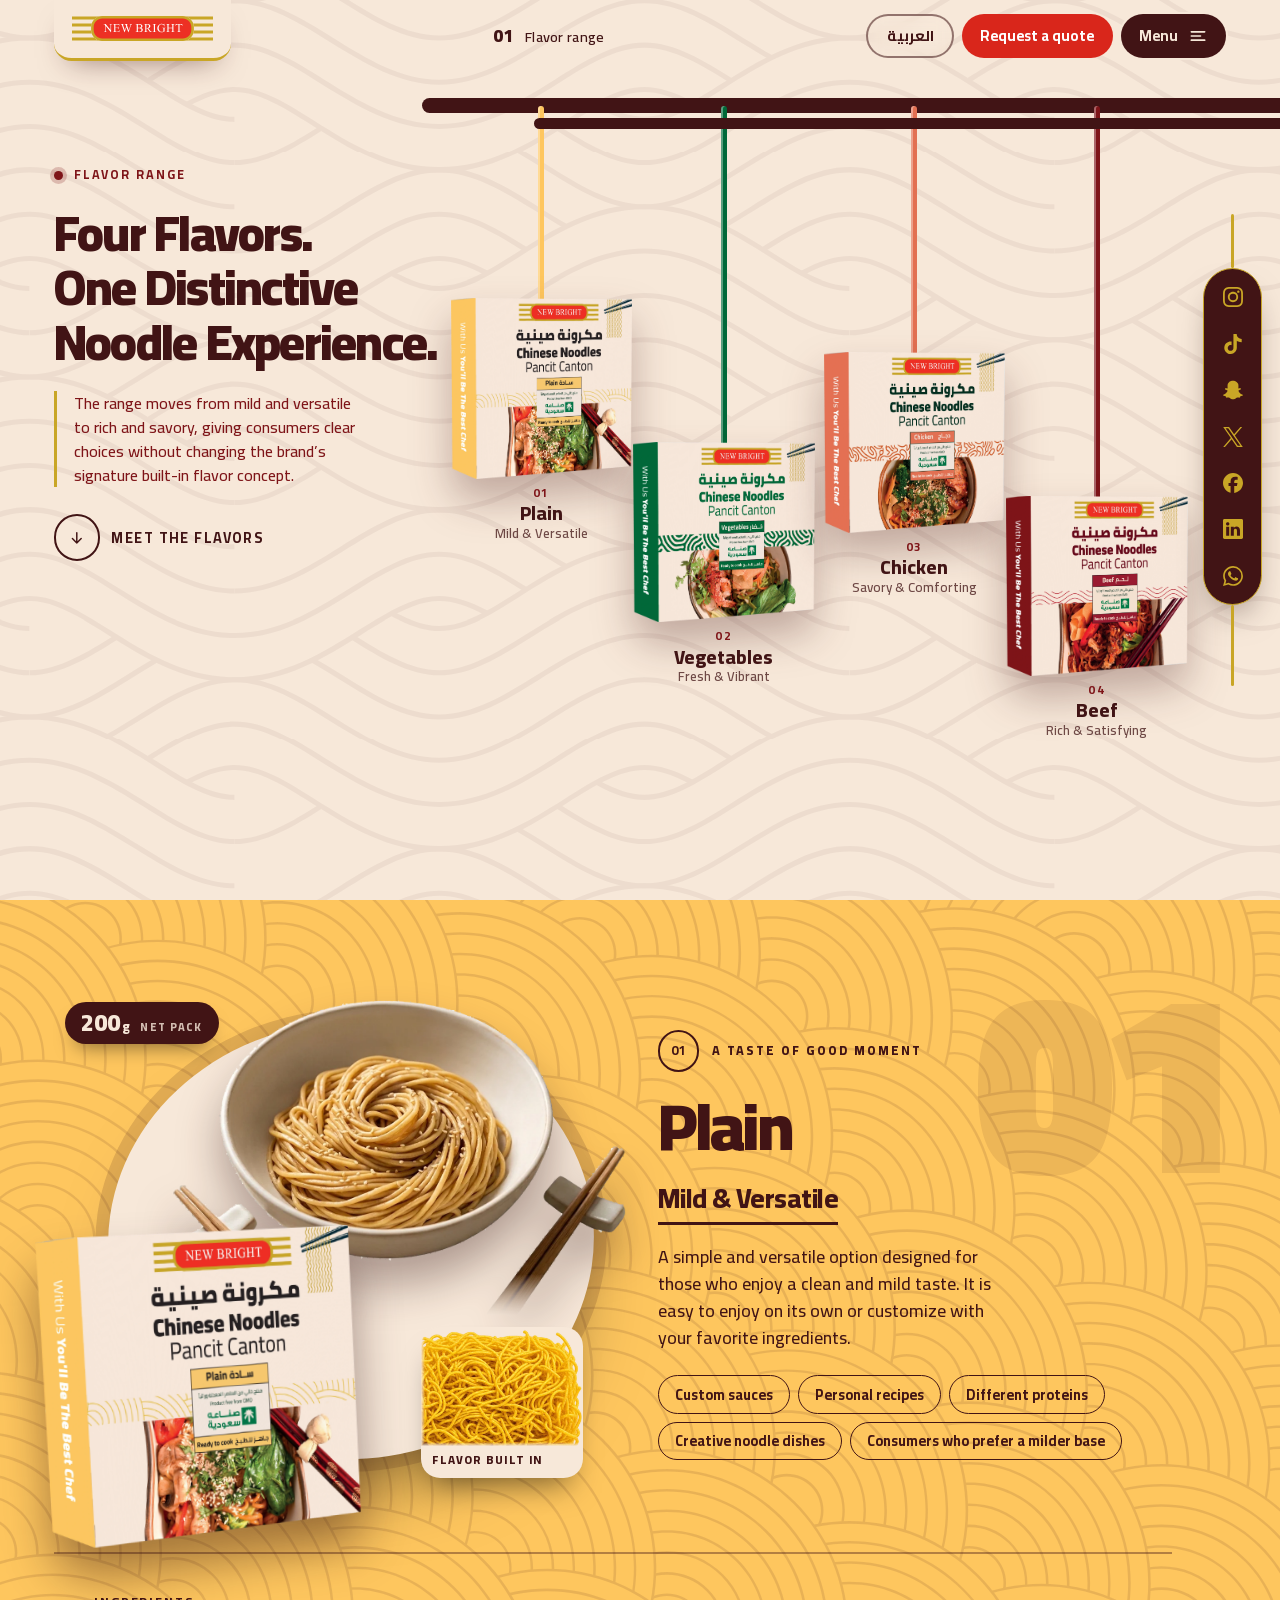
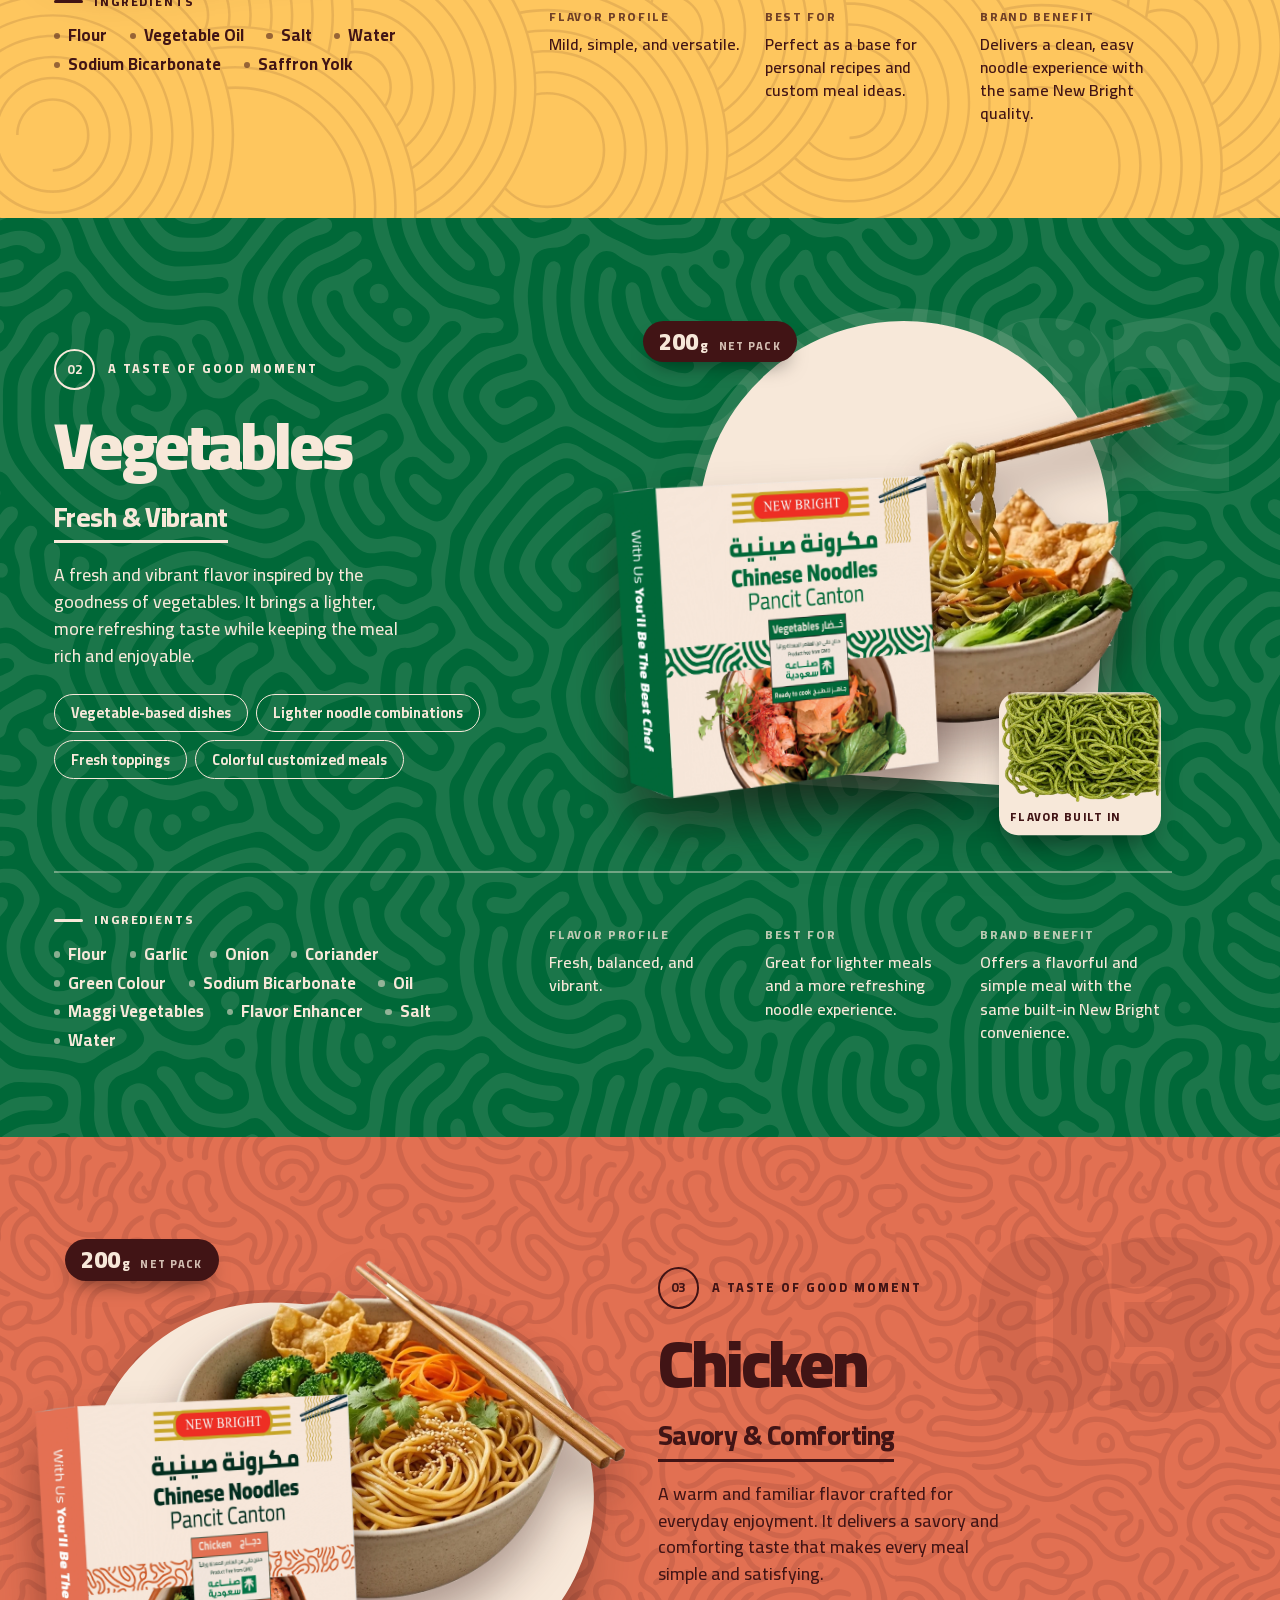
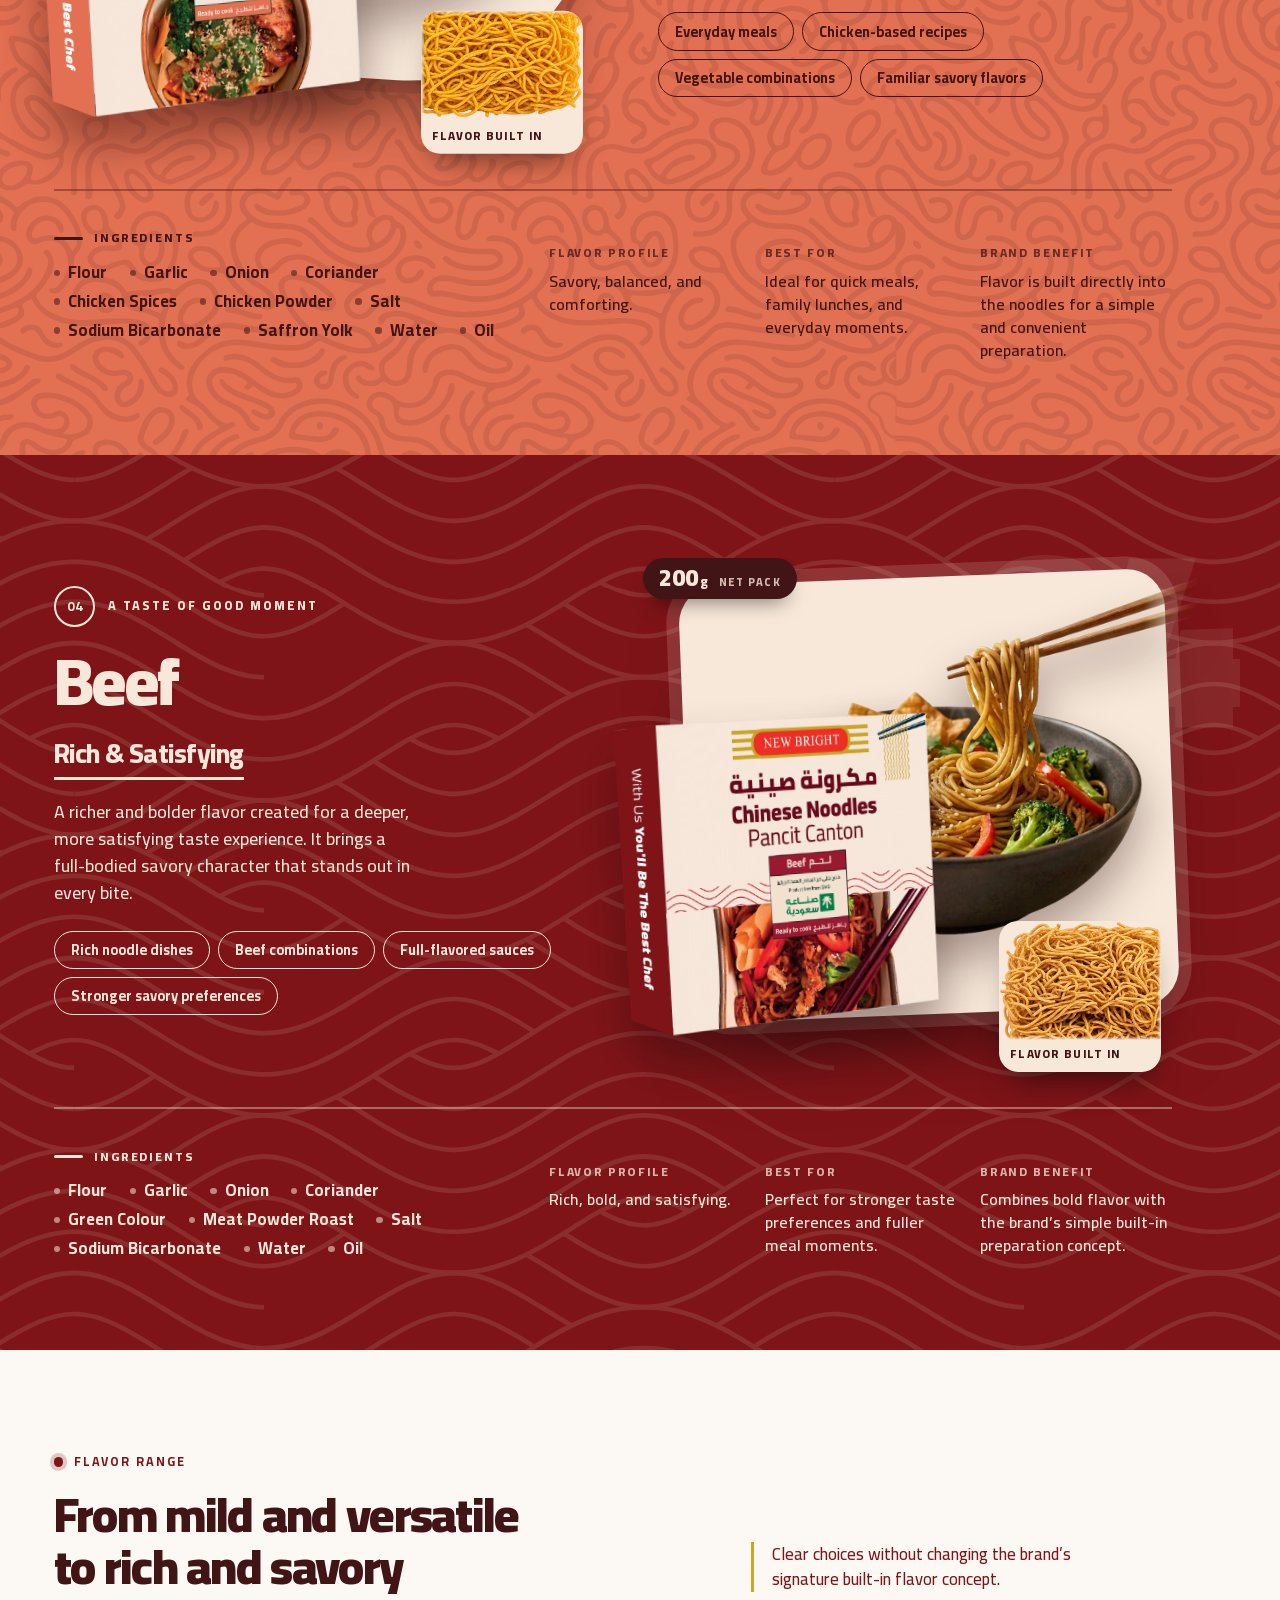
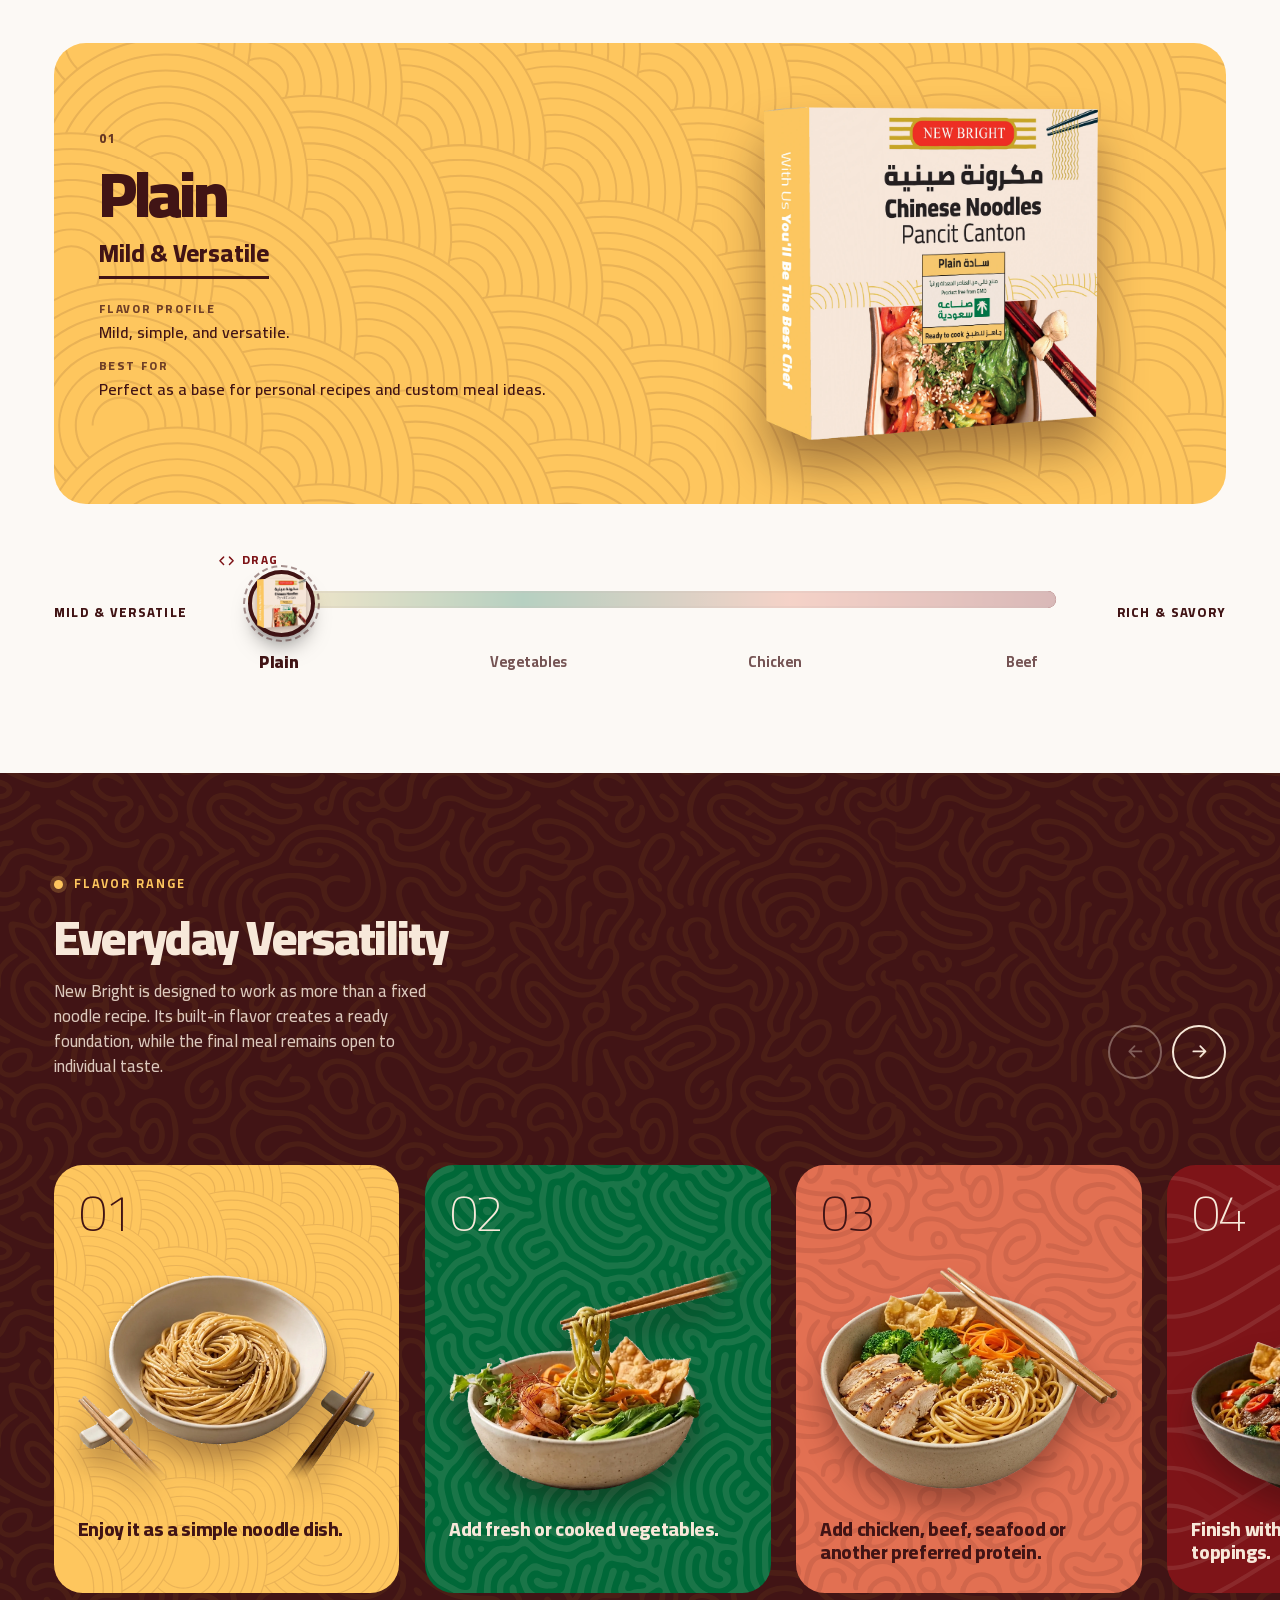
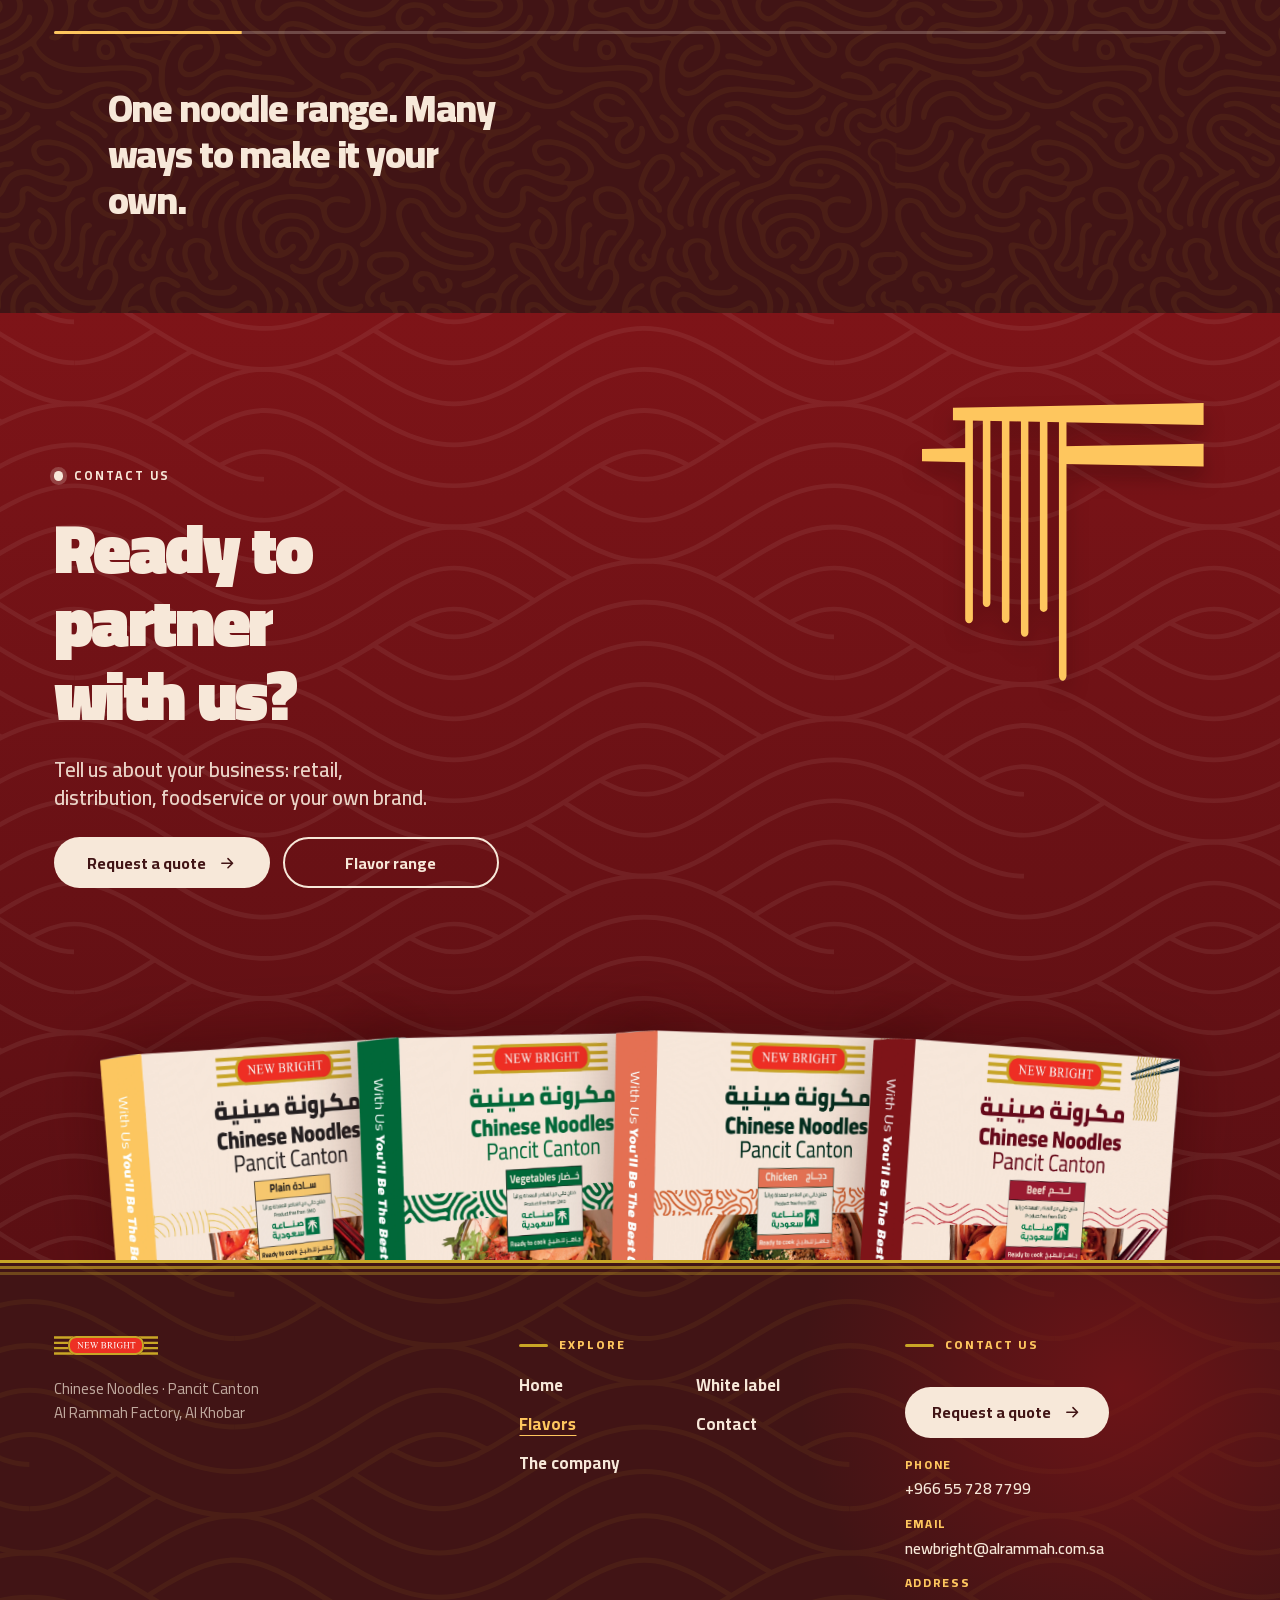
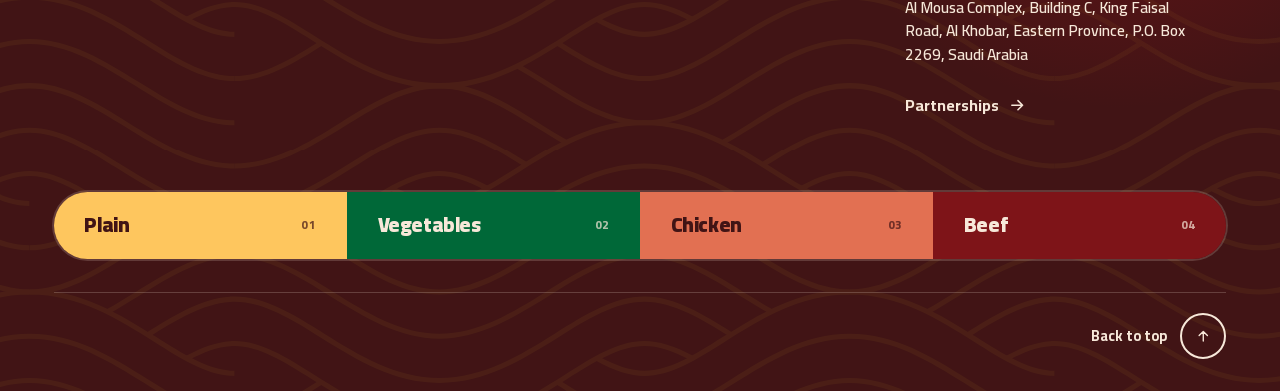
<file: flavors.html>
<!doctype html>
<html lang="en" dir="ltr">
<head>
<meta charset="utf-8">
<meta name="viewport" content="width=device-width, initial-scale=1, viewport-fit=cover">
<title>New Bright | Flavor range</title>
<meta name="description" content="Design concept: the New Bright flavor range. Plain, Vegetables, Chicken and Beef.">
<meta name="robots" content="noindex">
<meta name="theme-color" content="#411415">
<link rel="icon" href="assets/brand/logo.svg" type="image/svg+xml">
<link rel="preload" href="assets/fonts/cairo-latin.woff2" as="font" type="font/woff2" crossorigin>
<link rel="preload" href="assets/packs/plain.webp" as="image">
<script>document.documentElement.classList.add('js');try{var l=new URLSearchParams(location.search).get('lang')||localStorage.getItem('nb-lang');if(l==='ar'){document.documentElement.lang='ar';document.documentElement.dir='rtl'}}catch(e){}</script>
<link rel="stylesheet" href="styles.css?v=36">
<link rel="stylesheet" href="flavors.css?v=13">
</head>
<body data-hdr="light">
<a class="skip" href="#main" data-i18n="skip">Skip to content</a>

<header class="hdr" id="hdr">
  <a class="tab" href="index.html" aria-label="New Bright">
    <img src="assets/brand/logo.svg" alt="New Bright" width="591" height="105">
  </a>
  <p class="hdr-index" aria-hidden="true"><b id="hdrNum">01</b><span id="hdrLabel" data-i18n="fl.nav.top">Flavor range</span></p>
  <div class="hdr-actions">
    <button class="pill pill-ghost" id="langBtn" type="button" aria-label="Switch language"><span id="langTxt">العربية</span></button>
    <a class="pill pill-solid hide-s" href="contact.html?path=trade#help" data-path="trade" data-i18n="cta.quote">Request a quote</a>
    <button class="pill pill-menu" id="menuBtn" type="button" aria-haspopup="dialog" aria-controls="menu">
      <span data-i18n="menu">Menu</span>
      <svg viewBox="0 0 24 24" width="20" height="20" aria-hidden="true"><path d="M4 7h16M4 12h11M4 17h16"/></svg>
    </button>
  </div>
</header>

<!-- ───────── Social dock: fixed on every screen ───────── -->
<nav class="sdock" id="sdock" data-i18n-aria="soc.label" aria-label="New Bright on social media">
    <ul class="sd-list" id="sdList">
      <li style="--o:0"><a class="sd-link" href="https://www.instagram.com/NewBrightKSA" target="_blank" rel="noopener noreferrer" data-n="instagram"><svg viewBox="0 0 24 24" aria-hidden="true"><path d="M7.0301.084c-1.2768.0602-2.1487.264-2.911.5634-.7888.3075-1.4575.72-2.1228 1.3877-.6652.6677-1.075 1.3368-1.3802 2.127-.2954.7638-.4956 1.6365-.552 2.914-.0564 1.2775-.0689 1.6882-.0626 4.947.0062 3.2586.0206 3.6671.0825 4.9473.061 1.2765.264 2.1482.5635 2.9107.308.7889.72 1.4573 1.388 2.1228.6679.6655 1.3365 1.0743 2.1285 1.38.7632.295 1.6361.4961 2.9134.552 1.2773.056 1.6884.069 4.9462.0627 3.2578-.0062 3.668-.0207 4.9478-.0814 1.28-.0607 2.147-.2652 2.9098-.5633.7889-.3086 1.4578-.72 2.1228-1.3881.665-.6682 1.0745-1.3378 1.3795-2.1284.2957-.7632.4966-1.636.552-2.9124.056-1.2809.0692-1.6898.063-4.948-.0063-3.2583-.021-3.6668-.0817-4.9465-.0607-1.2797-.264-2.1487-.5633-2.9117-.3084-.7889-.72-1.4568-1.3876-2.1228C21.2982 1.33 20.628.9208 19.8378.6165 19.074.321 18.2017.1197 16.9244.0645 15.6471.0093 15.236-.005 11.977.0014 8.718.0076 8.31.0215 7.0301.0839m.1402 21.6932c-1.17-.0509-1.8053-.2453-2.2287-.408-.5606-.216-.96-.4771-1.3819-.895-.422-.4178-.6811-.8186-.9-1.378-.1644-.4234-.3624-1.058-.4171-2.228-.0595-1.2645-.072-1.6442-.079-4.848-.007-3.2037.0053-3.583.0607-4.848.05-1.169.2456-1.805.408-2.2282.216-.5613.4762-.96.895-1.3816.4188-.4217.8184-.6814 1.3783-.9003.423-.1651 1.0575-.3614 2.227-.4171 1.2655-.06 1.6447-.072 4.848-.079 3.2033-.007 3.5835.005 4.8495.0608 1.169.0508 1.8053.2445 2.228.408.5608.216.96.4754 1.3816.895.4217.4194.6816.8176.9005 1.3787.1653.4217.3617 1.056.4169 2.2263.0602 1.2655.0739 1.645.0796 4.848.0058 3.203-.0055 3.5834-.061 4.848-.051 1.17-.245 1.8055-.408 2.2294-.216.5604-.4763.96-.8954 1.3814-.419.4215-.8181.6811-1.3783.9-.4224.1649-1.0577.3617-2.2262.4174-1.2656.0595-1.6448.072-4.8493.079-3.2045.007-3.5825-.006-4.848-.0608M16.953 5.5864A1.44 1.44 0 1 0 18.39 4.144a1.44 1.44 0 0 0-1.437 1.4424M5.8385 12.012c.0067 3.4032 2.7706 6.1557 6.173 6.1493 3.4026-.0065 6.157-2.7701 6.1506-6.1733-.0065-3.4032-2.771-6.1565-6.174-6.1498-3.403.0067-6.156 2.771-6.1496 6.1738M8 12.0077a4 4 0 1 1 4.008 3.9921A3.9996 3.9996 0 0 1 8 12.0077"/></svg><span class="sd-name">Instagram<span class="sr" data-i18n="soc.tab"> (opens in a new tab)</span></span></a></li>
      <li style="--o:1"><a class="sd-link" href="https://www.tiktok.com/@newbrightksa" target="_blank" rel="noopener noreferrer" data-n="tiktok"><svg viewBox="0 0 24 24" aria-hidden="true"><path d="M12.525.02c1.31-.02 2.61-.01 3.91-.02.08 1.53.63 3.09 1.75 4.17 1.12 1.11 2.7 1.62 4.24 1.79v4.03c-1.44-.05-2.89-.35-4.2-.97-.57-.26-1.1-.59-1.62-.93-.01 2.92.01 5.84-.02 8.75-.08 1.4-.54 2.79-1.35 3.94-1.31 1.92-3.58 3.17-5.91 3.21-1.43.08-2.86-.31-4.08-1.03-2.02-1.19-3.44-3.37-3.65-5.71-.02-.5-.03-1-.01-1.49.18-1.9 1.12-3.72 2.58-4.96 1.66-1.44 3.98-2.13 6.15-1.72.02 1.48-.04 2.96-.04 4.44-.99-.32-2.15-.23-3.02.37-.63.41-1.11 1.04-1.36 1.75-.21.51-.15 1.07-.14 1.61.24 1.64 1.82 3.02 3.5 2.87 1.12-.01 2.19-.66 2.77-1.61.19-.33.4-.67.41-1.06.1-1.79.06-3.57.07-5.36.01-4.03-.01-8.05.02-12.07z"/></svg><span class="sd-name">TikTok<span class="sr" data-i18n="soc.tab"> (opens in a new tab)</span></span></a></li>
      <li style="--o:2"><a class="sd-link" href="https://www.snapchat.com/add/NewBrightKSA" target="_blank" rel="noopener noreferrer" data-n="snapchat"><svg viewBox="0 0 24 24" aria-hidden="true"><path d="M12.206.793c.99 0 4.347.276 5.93 3.821.529 1.193.403 3.219.299 4.847l-.003.06c-.012.18-.022.345-.03.51.075.045.203.09.401.09.3-.016.659-.12 1.033-.301.165-.088.344-.104.464-.104.182 0 .359.029.509.09.45.149.734.479.734.838.015.449-.39.839-1.213 1.168-.089.029-.209.075-.344.119-.45.135-1.139.36-1.333.81-.09.224-.061.524.12.868l.015.015c.06.136 1.526 3.475 4.791 4.014.255.044.435.27.42.509 0 .075-.015.149-.045.225-.24.569-1.273.988-3.146 1.271-.059.091-.12.375-.164.57-.029.179-.074.36-.134.553-.076.271-.27.405-.555.405h-.03c-.135 0-.313-.031-.538-.074-.36-.075-.765-.135-1.273-.135-.3 0-.599.015-.913.074-.6.104-1.123.464-1.723.884-.853.599-1.826 1.288-3.294 1.288-.06 0-.119-.015-.18-.015h-.149c-1.468 0-2.427-.675-3.279-1.288-.599-.42-1.107-.779-1.707-.884-.314-.045-.629-.074-.928-.074-.54 0-.958.089-1.272.149-.211.043-.391.074-.54.074-.374 0-.523-.224-.583-.42-.061-.192-.09-.389-.135-.567-.046-.181-.105-.494-.166-.57-1.918-.222-2.95-.642-3.189-1.226-.031-.063-.052-.15-.055-.225-.015-.243.165-.465.42-.509 3.264-.54 4.73-3.879 4.791-4.02l.016-.029c.18-.345.224-.645.119-.869-.195-.434-.884-.658-1.332-.809-.121-.029-.24-.074-.346-.119-1.107-.435-1.257-.93-1.197-1.273.09-.479.674-.793 1.168-.793.146 0 .27.029.383.074.42.194.789.3 1.104.3.234 0 .384-.06.465-.105l-.046-.569c-.098-1.626-.225-3.651.307-4.837C7.392 1.077 10.739.807 11.727.807l.419-.015h.06z"/></svg><span class="sd-name">Snapchat<span class="sr" data-i18n="soc.tab"> (opens in a new tab)</span></span></a></li>
      <li style="--o:3"><a class="sd-link" href="https://x.com/NewBrightKSA" target="_blank" rel="noopener noreferrer" data-n="x"><svg viewBox="0 0 24 24" aria-hidden="true"><path d="M14.234 10.162 22.977 0h-2.072l-7.591 8.824L7.251 0H.258l9.168 13.343L.258 24H2.33l8.016-9.318L16.749 24h6.993zm-2.837 3.299-.929-1.329L3.076 1.56h3.182l5.965 8.532.929 1.329 7.754 11.09h-3.182z"/></svg><span class="sd-name">X<span class="sr" data-i18n="soc.tab"> (opens in a new tab)</span></span></a></li>
      <li style="--o:4"><a class="sd-link" href="https://www.facebook.com/NewBrightKSA" target="_blank" rel="noopener noreferrer" data-n="facebook"><svg viewBox="0 0 24 24" aria-hidden="true"><path d="M9.101 23.691v-7.98H6.627v-3.667h2.474v-1.58c0-4.085 1.848-5.978 5.858-5.978.401 0 .955.042 1.468.103a8.68 8.68 0 0 1 1.141.195v3.325a8.623 8.623 0 0 0-.653-.036 26.805 26.805 0 0 0-.733-.009c-.707 0-1.259.096-1.675.309a1.686 1.686 0 0 0-.679.622c-.258.42-.374.995-.374 1.752v1.297h3.919l-.386 2.103-.287 1.564h-3.246v8.245C19.396 23.238 24 18.179 24 12.044c0-6.627-5.373-12-12-12s-12 5.373-12 12c0 5.628 3.874 10.35 9.101 11.647Z"/></svg><span class="sd-name">Facebook<span class="sr" data-i18n="soc.tab"> (opens in a new tab)</span></span></a></li>
      <li style="--o:5"><a class="sd-link" href="https://www.linkedin.com/company/newbrightksa" target="_blank" rel="noopener noreferrer" data-n="linkedin"><svg viewBox="0 0 16 16" aria-hidden="true"><path d="M0 1.146C0 .513.526 0 1.175 0h13.65C15.474 0 16 .513 16 1.146v13.708c0 .633-.526 1.146-1.175 1.146H1.175C.526 16 0 15.487 0 14.854zm4.943 12.248V6.169H2.542v7.225zm-1.2-8.212c.837 0 1.358-.554 1.358-1.248-.015-.709-.52-1.248-1.342-1.248S2.4 3.226 2.4 3.934c0 .694.521 1.248 1.327 1.248zm4.908 8.212V9.359c0-.216.016-.432.08-.586.173-.431.568-.878 1.232-.878.869 0 1.216.662 1.216 1.634v3.865h2.401V9.25c0-2.22-1.184-3.252-2.764-3.252-1.274 0-1.845.7-2.165 1.193v.025h-.016l.016-.025V6.169h-2.4c.03.678 0 7.225 0 7.225z"/></svg><span class="sd-name">LinkedIn<span class="sr" data-i18n="soc.tab"> (opens in a new tab)</span></span></a></li>
      <li style="--o:6"><a class="sd-link" href="https://wa.me/966557287799" target="_blank" rel="noopener noreferrer" data-n="whatsapp"><svg viewBox="0 0 24 24" aria-hidden="true"><path d="M17.472 14.382c-.297-.149-1.758-.867-2.03-.967-.273-.099-.471-.148-.67.15-.197.297-.767.966-.94 1.164-.173.199-.347.223-.644.075-.297-.15-1.255-.463-2.39-1.475-.883-.788-1.48-1.761-1.653-2.059-.173-.297-.018-.458.13-.606.134-.133.298-.347.446-.52.149-.174.198-.298.298-.497.099-.198.05-.371-.025-.52-.075-.149-.669-1.612-.916-2.207-.242-.579-.487-.5-.669-.51-.173-.008-.371-.01-.57-.01-.198 0-.52.074-.792.372-.272.297-1.04 1.016-1.04 2.479 0 1.462 1.065 2.875 1.213 3.074.149.198 2.096 3.2 5.077 4.487.709.306 1.262.489 1.694.625.712.227 1.36.195 1.871.118.571-.085 1.758-.719 2.006-1.413.248-.694.248-1.289.173-1.413-.074-.124-.272-.198-.57-.347m-5.421 7.403h-.004a9.87 9.87 0 01-5.031-1.378l-.361-.214-3.741.982.998-3.648-.235-.374a9.86 9.86 0 01-1.51-5.26c.001-5.45 4.436-9.884 9.888-9.884 2.64 0 5.122 1.03 6.988 2.898a9.825 9.825 0 012.893 6.994c-.003 5.45-4.437 9.884-9.885 9.884m8.413-18.297A11.815 11.815 0 0012.05 0C5.495 0 .16 5.335.157 11.892c0 2.096.547 4.142 1.588 5.945L.057 24l6.305-1.654a11.882 11.882 0 005.683 1.448h.005c6.554 0 11.89-5.335 11.893-11.893a11.821 11.821 0 00-3.48-8.413Z"/></svg><span class="sd-name">WhatsApp<span class="sr" data-i18n="soc.tab"> (opens in a new tab)</span></span></a></li>
    </ul>
    <button class="sd-toggle" id="sdToggle" type="button" aria-expanded="false" aria-controls="sdList"><svg viewBox="0 0 24 24" class="sd-ico-open" aria-hidden="true"><circle cx="18" cy="5" r="3"/><circle cx="6" cy="12" r="3"/><circle cx="18" cy="19" r="3"/><path d="M8.6 13.5l6.8 4M15.4 6.5l-6.8 4"/></svg><svg viewBox="0 0 24 24" class="sd-ico-close" aria-hidden="true"><path d="M5 5l14 14M19 5L5 19"/></svg><span class="sr" id="sdLabel" data-i18n="soc.open">Show social media accounts</span></button>
  </nav>


<dialog class="menu" id="menu" aria-label="Menu" data-lenis-prevent>
  <div class="menu-in">
    <button class="menu-x" id="menuX" type="button" aria-label="Close"><svg viewBox="0 0 24 24" width="22" height="22" aria-hidden="true"><path d="M5 5l14 14M19 5L5 19"/></svg></button>
    <ol class="menu-list">
      <li><a href="index.html"><i>01</i><span data-nav="menu.home">Home</span></a></li>
      <li><a href="flavors.html" aria-current="page"><i>02</i><span data-nav="menu.flavors">Flavors</span></a></li>
      <li><a href="company.html"><i>03</i><span data-nav="menu.company">The company</span></a></li>
      <li><a href="whitelabel.html"><i>04</i><span data-nav="menu.label">White label</span></a></li>
      <li><a href="contact.html"><i>05</i><span data-nav="menu.contact">Contact</span></a></li>
      <li><a href="contact.html?path=trade#help" data-path="trade"><i>06</i><span data-nav="menu.quote">Request a quote</span></a></li>
    </ol>
    <div class="menu-foot"><p data-i18n="menu.tag">Chinese Noodles · Pancit Canton</p><p data-i18n="made.by">Al Rammah Factory, Al Khobar</p></div>
  </div>
</dialog>

<main id="main">

<section class="fh" id="top" data-ch="0" data-hdr="light" data-label="fl.nav.top" aria-labelledby="flTitle">
  <div class="fh-copy">
    <p class="eyebrow"><i class="dot"></i><span data-i18n="fl.eyebrow">Flavor range</span></p>
    <h1 id="flTitle" data-i18n="fl.title">Four Flavors. One Distinctive Noodle Experience.</h1>
    <p class="fh-sub" data-i18n="fl.sub"></p>
    <a class="fh-go" href="#plain"><i><svg viewBox="0 0 24 24" class="ico" aria-hidden="true"><path d="M12 5v14M6 13l6 6 6-6"/></svg></i><span data-i18n="fl.go">Meet the flavors</span></a>
  </div>
  <div class="fh-stage">
      <a class="hang" href="#plain" style="--c:var(--yellow);--x:15%;--l:22;--d:0ms" aria-label="Plain">
        <i class="strand"></i><span class="pk"><img src="assets/packs/plain.webp" alt="" width="1820" height="1809" fetchpriority="high"></span>
        <span class="tag"><b>01</b><span data-i18n="f.plain.name"></span><em data-i18n="fl.plain.mood"></em></span>
      </a>
      <a class="hang" href="#vegetables" style="--c:var(--green);--x:38%;--l:38;--d:110ms" aria-label="Vegetables">
        <i class="strand"></i><span class="pk"><img src="assets/packs/vegetables.webp" alt="" width="1820" height="1809"></span>
        <span class="tag"><b>02</b><span data-i18n="f.vegetables.name"></span><em data-i18n="fl.vegetables.mood"></em></span>
      </a>
      <a class="hang" href="#chicken" style="--c:var(--orange);--x:62%;--l:28;--d:60ms" aria-label="Chicken">
        <i class="strand"></i><span class="pk"><img src="assets/packs/chicken.webp" alt="" width="1820" height="1809"></span>
        <span class="tag"><b>03</b><span data-i18n="f.chicken.name"></span><em data-i18n="fl.chicken.mood"></em></span>
      </a>
      <a class="hang" href="#beef" style="--c:var(--spice);--x:85%;--l:44;--d:170ms" aria-label="Beef">
        <i class="strand"></i><span class="pk"><img src="assets/packs/beef.webp" alt="" width="1820" height="1809"></span>
        <span class="tag"><b>04</b><span data-i18n="f.beef.name"></span><em data-i18n="fl.beef.mood"></em></span>
      </a>
  </div>
</section>

<section class="fc fc-plain" id="plain" data-ch="1" data-hdr="light" data-label="fl.nav.plain" aria-labelledby="h-plain">
  <span class="fc-ghost" aria-hidden="true">01</span>
  <div class="fc-main">
    <div class="fc-copy">
      <p class="fc-kicker" data-reveal><b>01</b><span data-i18n="fl.moment">A Taste of Good Moment</span></p>
      <h2 id="h-plain" data-reveal style="--i:1" data-i18n="f.plain.name"></h2>
      <p class="fc-mood" data-reveal style="--i:2" data-i18n="fl.plain.mood"></p>
      <p class="fc-desc" data-reveal style="--i:3" data-i18n="fl.plain.desc"></p>
      <ul class="fc-chips" data-reveal style="--i:4" data-list="fl.plain.best"></ul>
    </div>
    <div class="fc-vis" aria-hidden="true">
      <div class="fc-plate"></div>
      <img class="fc-dish" src="assets/food/dish-plain.webp" alt="" loading="lazy">
      <img class="fc-pack" src="assets/packs/plain.webp" alt="" width="1820" height="1809" loading="lazy">
      <figure class="fc-cake"><img src="assets/food/cake-plain.webp" alt="" loading="lazy"><figcaption data-i18n="fl.built">Flavor built in</figcaption></figure>
      <span class="fc-net"><b>200</b><small>g</small><i data-i18n="fl.net">Net pack</i></span>
    </div>
  </div>
  <div class="fc-spec">
    <div class="fc-ing" data-reveal><p class="fc-h" data-i18n="fl.ing">Ingredients</p><ul data-list="fl.plain.ing"></ul></div>
    <dl class="fc-facts" data-reveal style="--i:1">
      <div><dt data-i18n="fl.profile">Flavor profile</dt><dd data-i18n="fl.plain.profile"></dd></div>
      <div><dt data-i18n="fl.bestfor">Best for</dt><dd data-i18n="fl.plain.bestfor"></dd></div>
      <div><dt data-i18n="fl.benefit">Brand benefit</dt><dd data-i18n="fl.plain.benefit"></dd></div>
    </dl>
  </div>
</section>

<section class="fc fc-vegetables" id="vegetables" data-ch="2" data-hdr="dark" data-label="fl.nav.vegetables" aria-labelledby="h-vegetables">
  <span class="fc-ghost" aria-hidden="true">02</span>
  <div class="fc-main">
    <div class="fc-copy">
      <p class="fc-kicker" data-reveal><b>02</b><span data-i18n="fl.moment">A Taste of Good Moment</span></p>
      <h2 id="h-vegetables" data-reveal style="--i:1" data-i18n="f.vegetables.name"></h2>
      <p class="fc-mood" data-reveal style="--i:2" data-i18n="fl.vegetables.mood"></p>
      <p class="fc-desc" data-reveal style="--i:3" data-i18n="fl.vegetables.desc"></p>
      <ul class="fc-chips" data-reveal style="--i:4" data-list="fl.vegetables.best"></ul>
    </div>
    <div class="fc-vis" aria-hidden="true">
      <div class="fc-plate"></div>
      <img class="fc-dish" src="assets/food/dish-vegetables.webp" alt="" loading="lazy">
      <img class="fc-pack" src="assets/packs/vegetables.webp" alt="" width="1820" height="1809" loading="lazy">
      <figure class="fc-cake"><img src="assets/food/cake-vegetables.webp" alt="" loading="lazy"><figcaption data-i18n="fl.built">Flavor built in</figcaption></figure>
      <span class="fc-net"><b>200</b><small>g</small><i data-i18n="fl.net">Net pack</i></span>
    </div>
  </div>
  <div class="fc-spec">
    <div class="fc-ing" data-reveal><p class="fc-h" data-i18n="fl.ing">Ingredients</p><ul data-list="fl.vegetables.ing"></ul></div>
    <dl class="fc-facts" data-reveal style="--i:1">
      <div><dt data-i18n="fl.profile">Flavor profile</dt><dd data-i18n="fl.vegetables.profile"></dd></div>
      <div><dt data-i18n="fl.bestfor">Best for</dt><dd data-i18n="fl.vegetables.bestfor"></dd></div>
      <div><dt data-i18n="fl.benefit">Brand benefit</dt><dd data-i18n="fl.vegetables.benefit"></dd></div>
    </dl>
  </div>
</section>

<section class="fc fc-chicken" id="chicken" data-ch="3" data-hdr="light" data-label="fl.nav.chicken" aria-labelledby="h-chicken">
  <span class="fc-ghost" aria-hidden="true">03</span>
  <div class="fc-main">
    <div class="fc-copy">
      <p class="fc-kicker" data-reveal><b>03</b><span data-i18n="fl.moment">A Taste of Good Moment</span></p>
      <h2 id="h-chicken" data-reveal style="--i:1" data-i18n="f.chicken.name"></h2>
      <p class="fc-mood" data-reveal style="--i:2" data-i18n="fl.chicken.mood"></p>
      <p class="fc-desc" data-reveal style="--i:3" data-i18n="fl.chicken.desc"></p>
      <ul class="fc-chips" data-reveal style="--i:4" data-list="fl.chicken.best"></ul>
    </div>
    <div class="fc-vis" aria-hidden="true">
      <div class="fc-plate"></div>
      <img class="fc-dish" src="assets/food/dish-chicken.webp" alt="" loading="lazy">
      <img class="fc-pack" src="assets/packs/chicken.webp" alt="" width="1820" height="1809" loading="lazy">
      <figure class="fc-cake"><img src="assets/food/cake-chicken.webp" alt="" loading="lazy"><figcaption data-i18n="fl.built">Flavor built in</figcaption></figure>
      <span class="fc-net"><b>200</b><small>g</small><i data-i18n="fl.net">Net pack</i></span>
    </div>
  </div>
  <div class="fc-spec">
    <div class="fc-ing" data-reveal><p class="fc-h" data-i18n="fl.ing">Ingredients</p><ul data-list="fl.chicken.ing"></ul></div>
    <dl class="fc-facts" data-reveal style="--i:1">
      <div><dt data-i18n="fl.profile">Flavor profile</dt><dd data-i18n="fl.chicken.profile"></dd></div>
      <div><dt data-i18n="fl.bestfor">Best for</dt><dd data-i18n="fl.chicken.bestfor"></dd></div>
      <div><dt data-i18n="fl.benefit">Brand benefit</dt><dd data-i18n="fl.chicken.benefit"></dd></div>
    </dl>
  </div>
</section>

<section class="fc fc-beef" id="beef" data-ch="4" data-hdr="dark" data-label="fl.nav.beef" aria-labelledby="h-beef">
  <span class="fc-ghost" aria-hidden="true">04</span>
  <div class="fc-main">
    <div class="fc-copy">
      <p class="fc-kicker" data-reveal><b>04</b><span data-i18n="fl.moment">A Taste of Good Moment</span></p>
      <h2 id="h-beef" data-reveal style="--i:1" data-i18n="f.beef.name"></h2>
      <p class="fc-mood" data-reveal style="--i:2" data-i18n="fl.beef.mood"></p>
      <p class="fc-desc" data-reveal style="--i:3" data-i18n="fl.beef.desc"></p>
      <ul class="fc-chips" data-reveal style="--i:4" data-list="fl.beef.best"></ul>
    </div>
    <div class="fc-vis" aria-hidden="true">
      <div class="fc-plate"></div>
      <img class="fc-dish" src="assets/food/dish-beef.webp" alt="" loading="lazy">
      <img class="fc-pack" src="assets/packs/beef.webp" alt="" width="1820" height="1809" loading="lazy">
      <figure class="fc-cake"><img src="assets/food/cake-beef.webp" alt="" loading="lazy"><figcaption data-i18n="fl.built">Flavor built in</figcaption></figure>
      <span class="fc-net"><b>200</b><small>g</small><i data-i18n="fl.net">Net pack</i></span>
    </div>
  </div>
  <div class="fc-spec">
    <div class="fc-ing" data-reveal><p class="fc-h" data-i18n="fl.ing">Ingredients</p><ul data-list="fl.beef.ing"></ul></div>
    <dl class="fc-facts" data-reveal style="--i:1">
      <div><dt data-i18n="fl.profile">Flavor profile</dt><dd data-i18n="fl.beef.profile"></dd></div>
      <div><dt data-i18n="fl.bestfor">Best for</dt><dd data-i18n="fl.beef.bestfor"></dd></div>
      <div><dt data-i18n="fl.benefit">Brand benefit</dt><dd data-i18n="fl.beef.benefit"></dd></div>
    </dl>
  </div>
</section>

<section class="fs" id="range" data-ch="5" data-hdr="light" data-label="fl.nav.range" aria-labelledby="fsTitle">
  <div class="fs-head">
    <div>
      <p class="eyebrow" style="color:var(--spice)" data-reveal><i class="dot"></i><span data-i18n="fl.eyebrow">Flavor range</span></p>
      <h2 id="fsTitle" data-reveal style="--i:1" data-i18n="fs.title">From mild and versatile to rich and savory</h2>
    </div>
    <p class="lead" data-reveal style="--i:2" data-i18n="fs.lead"></p>
  </div>
  <div class="fs-card" id="fsCard" data-f="plain" aria-live="polite">
    <div class="fs-info">
      <p class="fs-n" id="fsN" aria-hidden="true">01</p>
      <h3 class="fs-name" id="fsName">Plain</h3>
      <p class="fs-mood" id="fsMood"></p>
      <dl>
        <div><dt data-i18n="fl.profile">Flavor profile</dt><dd id="fsProfile"></dd></div>
        <div><dt data-i18n="fl.bestfor">Best for</dt><dd id="fsBest"></dd></div>
      </dl>
    </div>
    <div class="fs-pack" aria-hidden="true"><img class="fs-pk" data-i="0" src="assets/packs/plain.webp" alt="" width="1820" height="1809"><img class="fs-pk" data-i="1" src="assets/packs/vegetables.webp" alt="" width="1820" height="1809" loading="lazy"><img class="fs-pk" data-i="2" src="assets/packs/chicken.webp" alt="" width="1820" height="1809" loading="lazy"><img class="fs-pk" data-i="3" src="assets/packs/beef.webp" alt="" width="1820" height="1809" loading="lazy"></div>
  </div>
  <div class="fs-scale">
    <span class="fs-end s" data-i18n="fs.s">Mild &amp; Versatile</span>
    <div class="fs-track" id="fsTrack" style="--p:0">
      <span class="fs-bar" aria-hidden="true"></span>
      <button class="fs-thumb" id="fsThumb" type="button" role="slider" aria-orientation="horizontal" aria-valuemin="1" aria-valuemax="4" aria-valuenow="1" aria-valuetext="Plain" data-i18n-aria="fs.aria" aria-label="Choose a flavor on the scale"><img id="fsThumbImg" src="assets/packs/plain.webp" alt="" width="1820" height="1809" draggable="false"><i class="fs-grip" aria-hidden="true"></i></button>
      <span class="fs-hint" id="fsHint" aria-hidden="true"><svg viewBox="0 0 24 24" class="ico" aria-hidden="true"><path d="M8 7l-5 5 5 5M16 7l5 5-5 5"/></svg><span data-i18n="fs.drag">Drag</span></span>
      <div class="fs-ticks"><button class="fs-tick" type="button" tabindex="-1" style="--k:0"><span data-i18n="f.plain.name"></span></button><button class="fs-tick" type="button" tabindex="-1" style="--k:1"><span data-i18n="f.vegetables.name"></span></button><button class="fs-tick" type="button" tabindex="-1" style="--k:2"><span data-i18n="f.chicken.name"></span></button><button class="fs-tick" type="button" tabindex="-1" style="--k:3"><span data-i18n="f.beef.name"></span></button></div>
    </div>
    <span class="fs-end e" data-i18n="fs.e">Rich &amp; Savory</span>
  </div>
</section>

<section class="fw" id="ways" data-ch="6" data-hdr="dark" data-label="fl.nav.ways" aria-labelledby="fwTitle">
  <div class="fw-head">
    <div>
      <p class="eyebrow" data-reveal><i class="dot"></i><span data-i18n="fl.eyebrow">Flavor range</span></p>
      <h2 id="fwTitle" data-reveal style="--i:1" data-i18n="fw.title">Everyday Versatility</h2>
      <p class="lead" data-reveal style="--i:2" data-i18n="fw.lead"></p>
    </div>
    <div class="fw-ctl">
      <button type="button" id="fwPrev" data-i18n-aria="fw.prev" aria-label="Previous"><svg viewBox="0 0 24 24" class="ico" aria-hidden="true"><path d="M19 12H5M11 6l-6 6 6 6"/></svg></button>
      <button type="button" id="fwNext" data-i18n-aria="fw.next" aria-label="Next"><svg viewBox="0 0 24 24" class="ico" aria-hidden="true"><path d="M5 12h14M13 6l6 6-6 6"/></svg></button>
    </div>
  </div>
  <ol class="fw-track" id="fwTrack" tabindex="0" aria-label="Everyday versatility"><li class="fw-card"><span class="fw-n">01</span><div class="fw-plate"><img src="assets/food/dish-plain.webp" alt="" data-i18n-alt="fw.d1.alt" loading="lazy"></div><p data-i18n="fw.1"></p></li><li class="fw-card"><span class="fw-n">02</span><div class="fw-plate"><img src="assets/food/dish-vegetables.webp" alt="" data-i18n-alt="fw.d2.alt" loading="lazy"></div><p data-i18n="fw.3"></p></li><li class="fw-card"><span class="fw-n">03</span><div class="fw-plate"><img src="assets/food/dish-chicken.webp" alt="" data-i18n-alt="fw.d3.alt" loading="lazy"></div><p data-i18n="fw.4"></p></li><li class="fw-card"><span class="fw-n">04</span><div class="fw-plate"><img src="assets/food/dish-beef.webp" alt="" data-i18n-alt="fw.d4.alt" loading="lazy"></div><p data-i18n="fw.5"></p></li></ol>
  <div class="fw-bar" aria-hidden="true"><i><u id="fwBar"></u></i></div>
  <p class="fw-end" data-reveal data-i18n="fw.end">One noodle range. Many ways to make it your own.</p>
</section>

<!-- ═════════ CLOSE ═════════ -->
<section class="close" id="close" data-ch="7" data-label="fl.nav.close" data-hdr="dark" aria-labelledby="closeTitle">
  <svg class="close-chop" viewBox="0 0 343 344.7" width="343" height="345" aria-hidden="true"><path fill="#fec65e" d="M171.4 52.6L171.4 74.1L343 77.3L343 49.4L171.4 52.6"/><path fill="#fec65e" d="M55.6 54.7L0 55.8L0 70.9L55.6 72L55.6 54.7"/><g><path class="st" style="--k:0" fill="#fec65e" d="M57.3 268.2C54.7 268.2 52.6 265.9 52.6 263L52.6 19.9C52.6 17.1 54.7 14.7 57.3 14.7C59.9 14.7 62 17.1 62 19.9L62 263C62 265.9 59.9 268.2 57.3 268.2"/><path class="st" style="--k:1" fill="#fec65e" d="M78.7 248.4C76.2 248.4 74.1 246.2 74.1 243.6L74.1 19.5C74.1 16.9 76.2 14.7 78.7 14.7C81.3 14.7 83.3 16.9 83.3 19.5L83.3 243.6C83.3 246.2 81.3 248.4 78.7 248.4"/><path class="st" style="--k:2" fill="#fec65e" d="M101.9 268.2C99.4 268.2 97.3 265.9 97.3 263.1L97.3 19.8C97.3 17 99.4 14.7 101.9 14.7C104.4 14.7 106.5 17 106.5 19.8L106.5 263.1C106.5 265.9 104.4 268.2 101.9 268.2"/><path class="st" style="--k:3" fill="#fec65e" d="M125 284.5C122.5 284.5 120.5 282.2 120.5 279.3L120.5 20C120.5 17.1 122.5 14.7 125 14.7C127.6 14.7 129.6 17.1 129.6 20L129.6 279.3C129.6 282.2 127.6 284.5 125 284.5"/><path class="st" style="--k:4" fill="#fec65e" d="M171.4 344.7C168.8 344.7 166.8 341.6 166.8 337.8L166.8 21.7C166.8 17.8 168.8 14.7 171.4 14.7C173.9 14.7 176 17.8 176 21.7L176 337.8C176 341.6 173.9 344.7 171.4 344.7"/><path class="st" style="--k:5" fill="#fec65e" d="M148.2 296.6C145.7 296.6 143.6 294.2 143.6 291.4L143.6 19.9C143.6 17.1 145.7 14.7 148.2 14.7C150.7 14.7 152.8 17.1 152.8 19.9L152.8 291.4C152.8 294.2 150.7 296.6 148.2 296.6"/></g><path fill="#fec65e" d="M37.7 5.7L37.7 20.8L343 26.5L343 0L37.7 5.7"/></svg>
  <div class="close-copy">
    <p class="eyebrow" data-reveal><i class="dot"></i><span data-i18n="close.eyebrow">Contact Us</span></p>
    <h2 id="closeTitle" data-reveal style="--i:1" data-i18n="close.title">Flavor in every strand</h2>
    <p class="close-sub" data-reveal style="--i:2" data-i18n="close.sub">Four Flavors. One Distinctive Noodle Experience</p>
    <div class="cta-row" data-reveal style="--i:3">
      <a class="btn btn-cream" href="mailto:newbright@alrammah.com.sa?subject=New%20Bright%20-%20Request%20a%20quote"><span data-i18n="cta.quote">Request a quote</span><svg viewBox="0 0 24 24" class="ico flip" aria-hidden="true"><path d="M5 12h14M13 6l6 6-6 6"/></svg></a>
      <a class="btn btn-line light" href="#top" data-i18n="close.cta2">Flavor range</a>
    </div>
  </div>
  <div class="row-packs" id="rowPacks" aria-hidden="true">
    <img src="assets/packs/plain.webp" alt="" loading="lazy" style="--i:0">
    <img src="assets/packs/vegetables.webp" alt="" loading="lazy" style="--i:1">
    <img src="assets/packs/chicken.webp" alt="" loading="lazy" style="--i:2">
    <img src="assets/packs/beef.webp" alt="" loading="lazy" style="--i:3">
  </div>
</section>
</main>

<footer class="foot" data-hdr="dark">
  <span class="ft-lines" aria-hidden="true"><i></i><i></i><i></i></span>
  <div class="ft-top">
    <div class="ft-brand">
      <a class="ft-logo" href="index.html" aria-label="New Bright"><img src="assets/brand/logo.svg" alt="New Bright" width="591" height="105"></a>
      <p class="ft-meta"><span data-i18n="menu.tag">Chinese Noodles · Pancit Canton</span><br><span data-i18n="made.by">Al Rammah Factory, Al Khobar</span></p>
    </div>
    <nav class="ft-nav" aria-label="Footer">
      <p class="ft-h" data-i18n="foot.explore">Explore</p>
      <ul>
        <li><a href="index.html" data-nav="menu.home">Home</a></li>
        <li><a href="flavors.html" data-nav="menu.flavors" aria-current="page">Flavors</a></li>
        <li><a href="company.html" data-nav="menu.company">The company</a></li>
        <li><a href="whitelabel.html" data-nav="menu.label">White label</a></li>
        <li><a href="contact.html" data-nav="menu.contact">Contact</a></li>
      </ul>
    </nav>
    <div class="ft-biz">
      <p class="ft-h" data-i18n="foot.business">Contact Us</p>
      <a class="btn btn-cream" href="contact.html?path=trade#help" data-path="trade"><span data-i18n="cta.quote">Request a quote</span><svg viewBox="0 0 24 24" class="ico flip" aria-hidden="true"><path d="M5 12h14M13 6l6 6-6 6"/></svg></a>
      <dl class="ft-contact">
        <div><dt data-nav="foot.phone">Phone</dt><dd><a href="tel:+966557287799" dir="ltr">+966 55 728 7799</a></dd></div>
        <div><dt data-nav="foot.email">Email</dt><dd><a href="mailto:newbright@alrammah.com.sa" dir="ltr">newbright@alrammah.com.sa</a></dd></div>
        <div><dt data-nav="foot.address">Address</dt><dd data-nav="foot.addr">Al Mousa Complex, Building C, King Faisal Road, Al Khobar, Eastern Province, P.O. Box 2269, Saudi Arabia</dd></div>
      </dl>
      <a class="ft-link" href="company.html#partners"><span data-i18n="hero.cta2">Partnerships</span><svg viewBox="0 0 24 24" class="ico flip" aria-hidden="true"><path d="M5 12h14M13 6l6 6-6 6"/></svg></a>
    </div>
  </div>

  <div class="ft-tape" role="group" data-i18n-aria="foot.flavors" aria-label="The four flavors">
    <a class="ft-flavor" href="flavors.html#plain" data-f="plain" style="--c:var(--yellow);--on:var(--burg)"><span data-i18n="f.plain.name">Plain</span><b>01</b></a>
    <a class="ft-flavor" href="flavors.html#vegetables" data-f="vegetables" style="--c:var(--green);--on:var(--cream)"><span data-i18n="f.vegetables.name">Vegetables</span><b>02</b></a>
    <a class="ft-flavor" href="flavors.html#chicken" data-f="chicken" style="--c:var(--orange);--on:var(--burg)"><span data-i18n="f.chicken.name">Chicken</span><b>03</b></a>
    <a class="ft-flavor" href="flavors.html#beef" data-f="beef" style="--c:var(--spice);--on:var(--cream)"><span data-i18n="f.beef.name">Beef</span><b>04</b></a>
  </div>

  <div class="ft-bottom">
    <a class="ft-up" href="#top"><span data-i18n="foot.top">Back to top</span><i><svg viewBox="0 0 24 24" class="ico" aria-hidden="true"><path d="M12 19V5M6 11l6-6 6 6"/></svg></i></a>
  </div>
</footer>

<script src="nav.js?v=3"></script>
<script src="assets/vendor/lenis.min.js"></script>
<script src="flavors.js?v=6"></script>
</body>
</html>
</file>
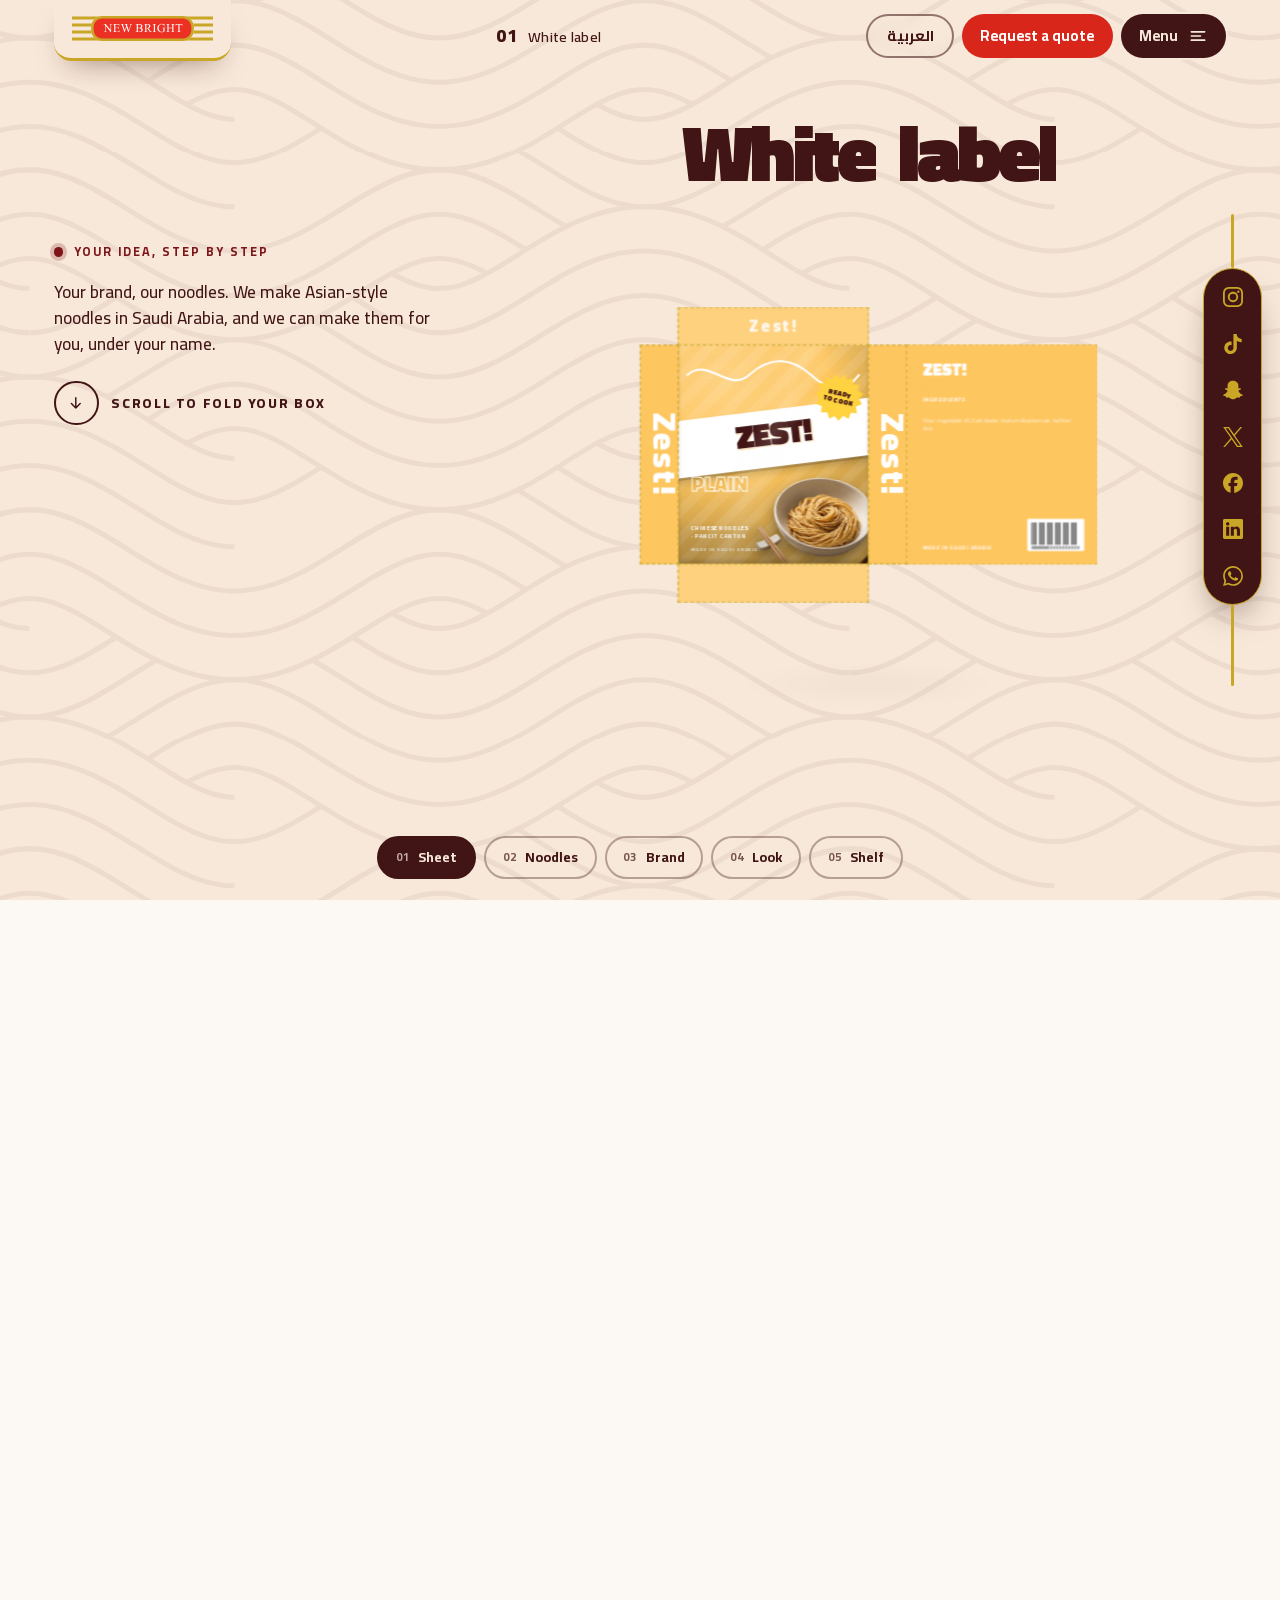
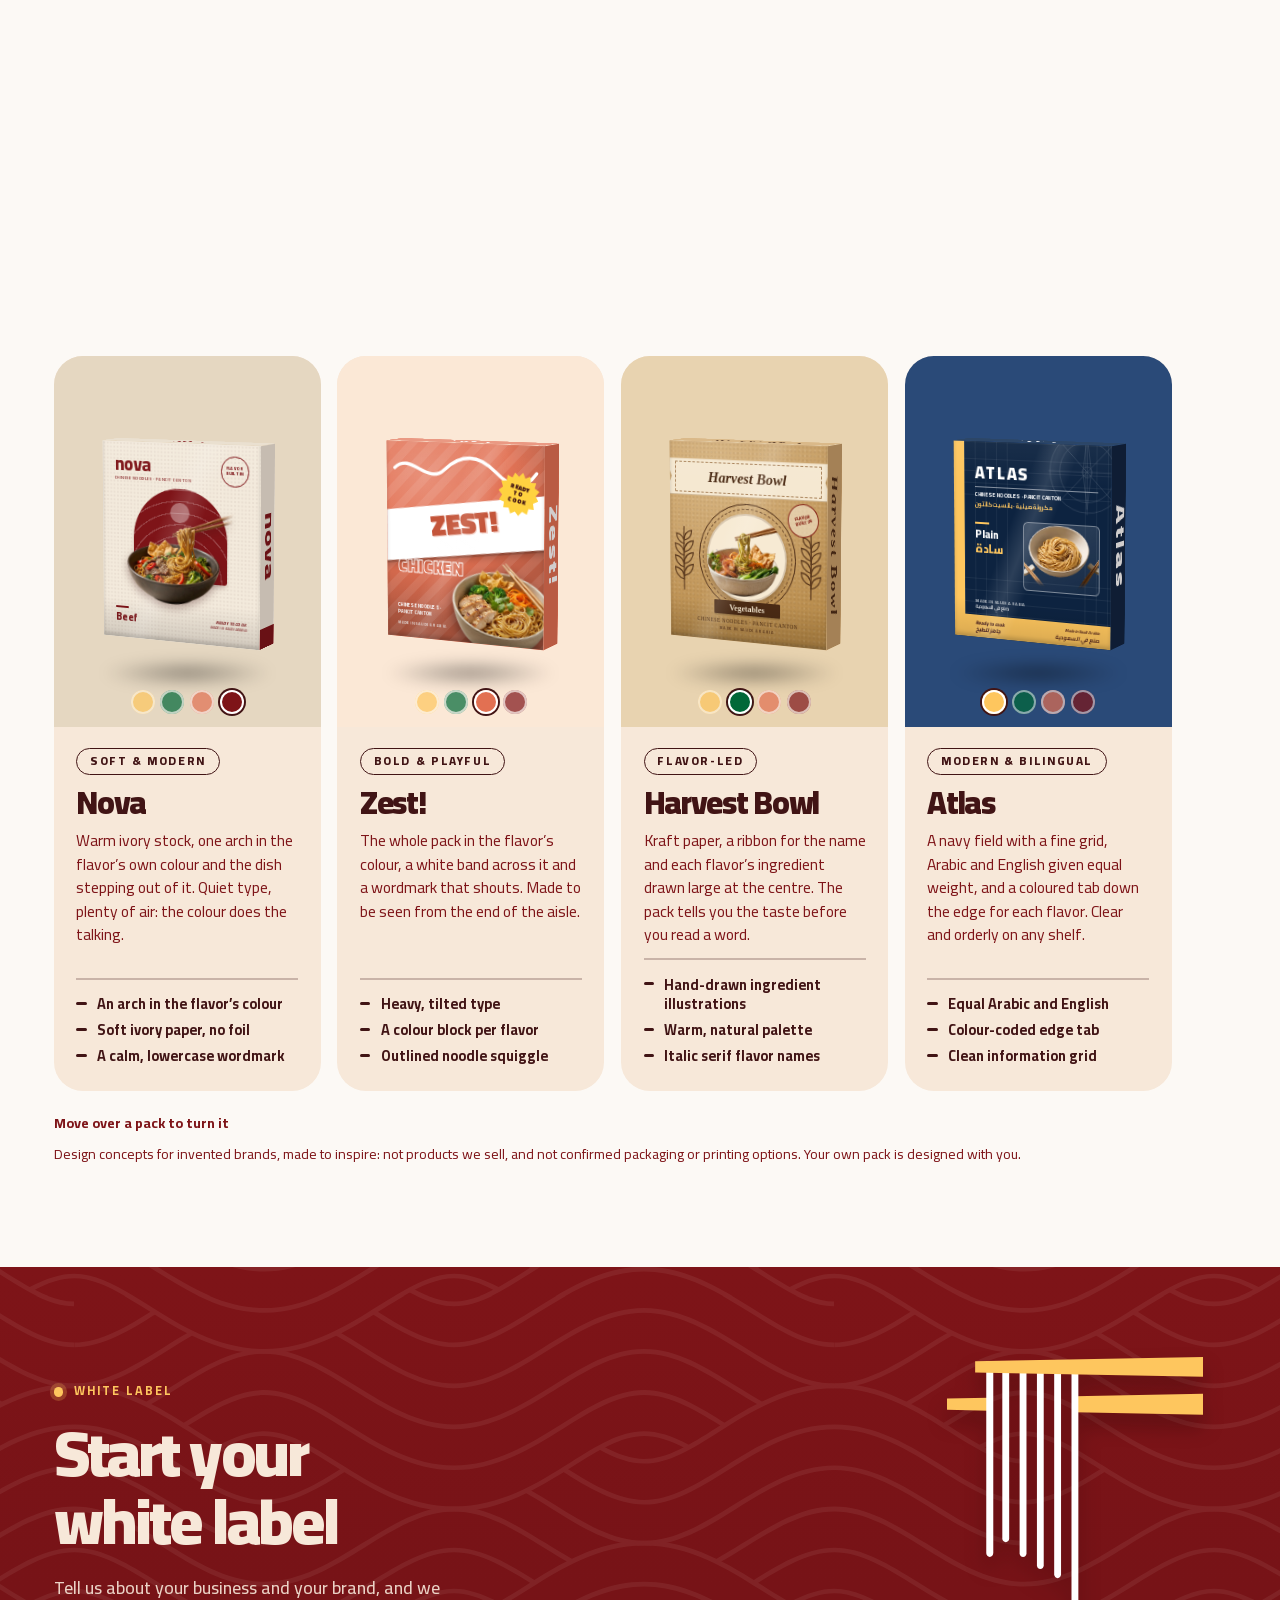
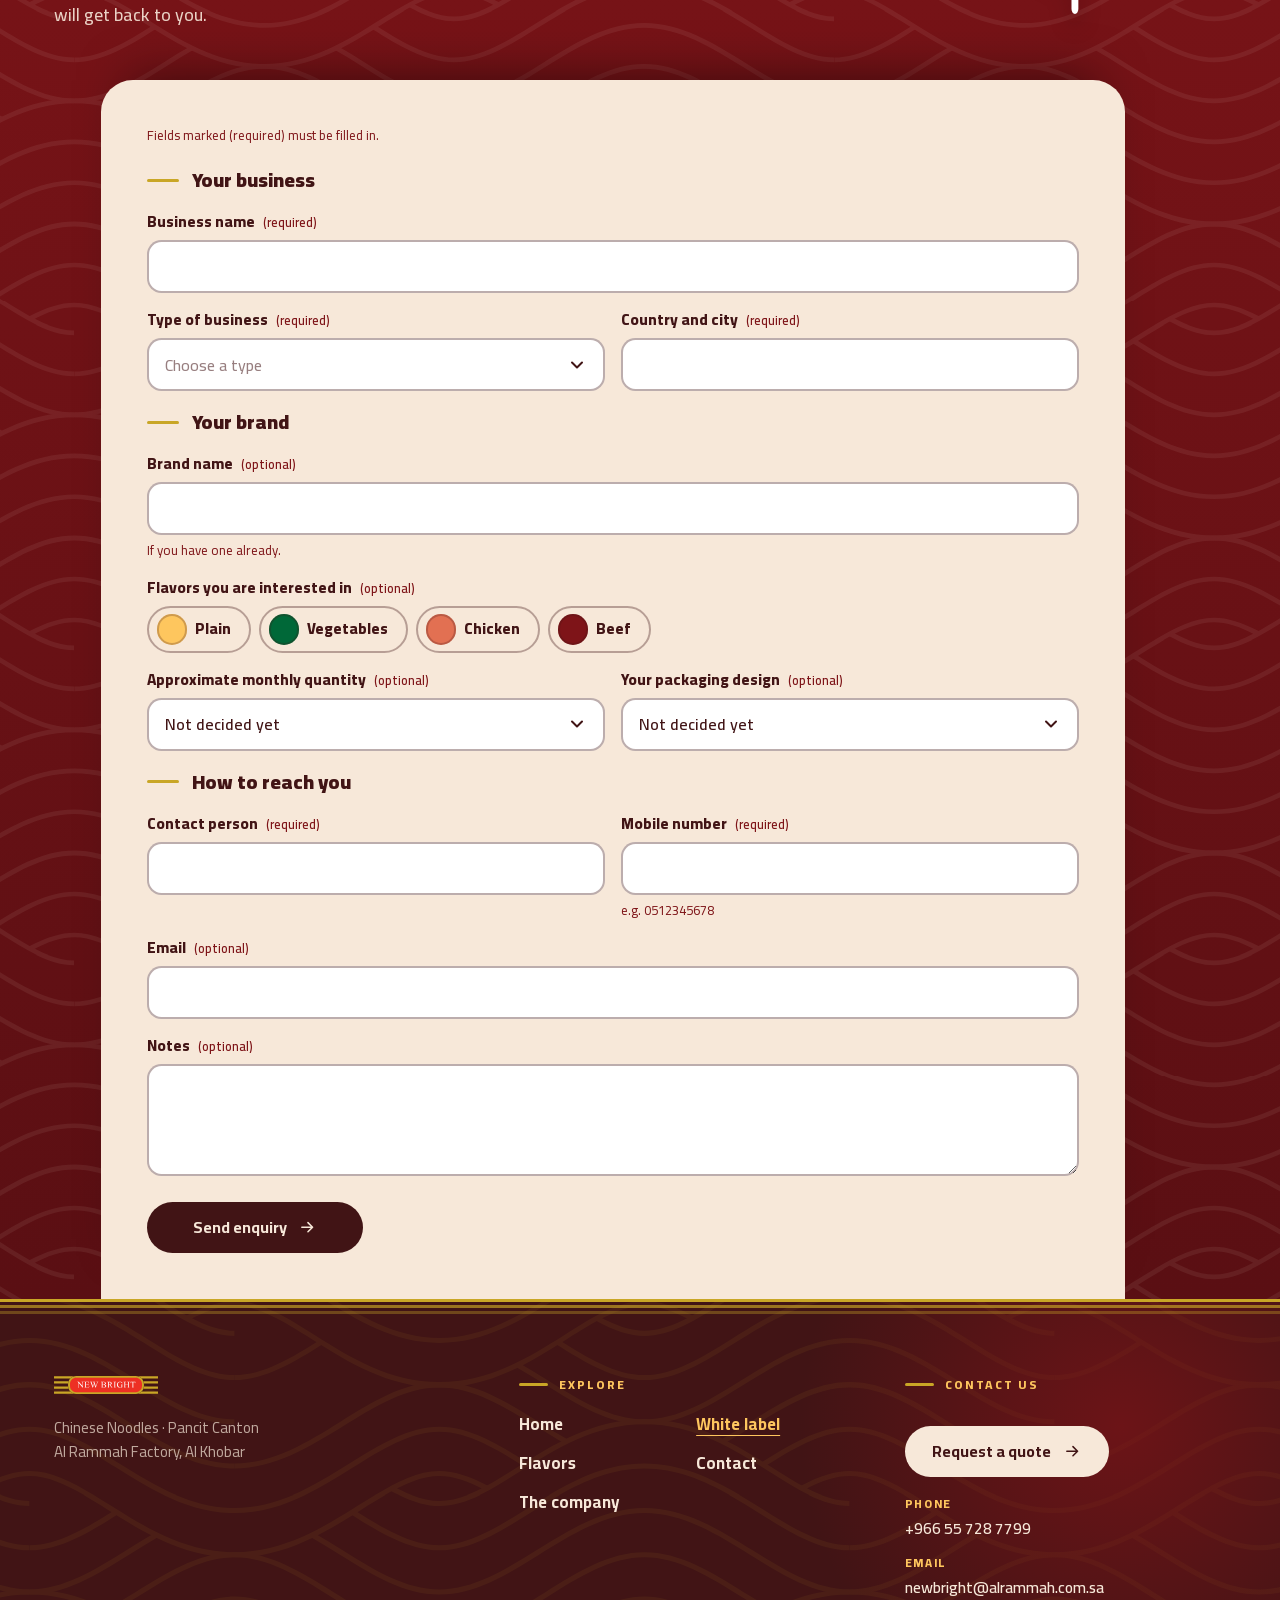
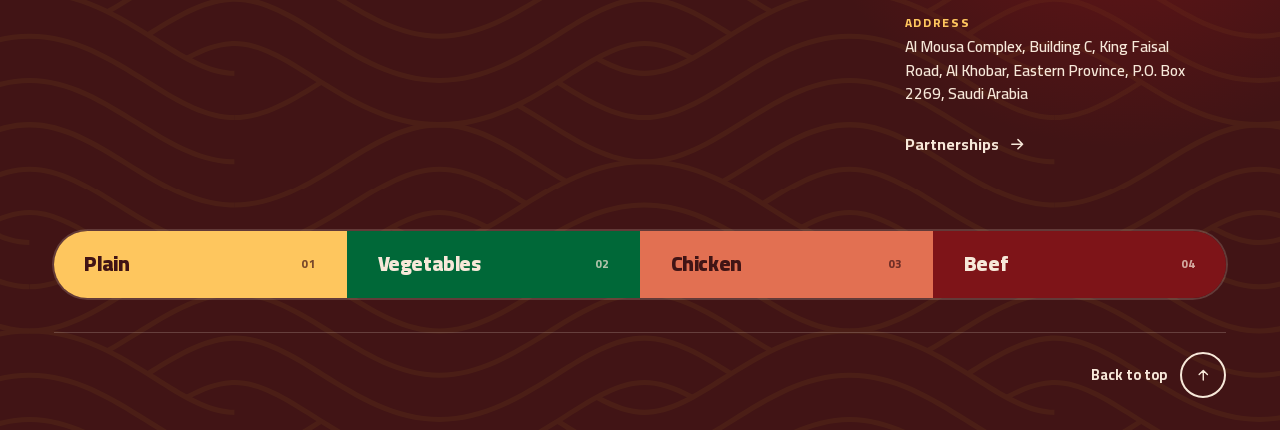
<file: whitelabel.html>
<!doctype html>
<html lang="en" dir="ltr">
<head>
<meta charset="utf-8">
<meta name="viewport" content="width=device-width, initial-scale=1, viewport-fit=cover">
<title>New Bright | White label</title>
<meta name="description" content="Design concept: New Bright white label. Try a flavor, a name and a look on a box, then tell us about it.">
<meta name="robots" content="noindex">
<meta name="theme-color" content="#411415">
<link rel="icon" href="assets/brand/logo.svg" type="image/svg+xml">
<link rel="preload" href="assets/fonts/cairo-latin.woff2" as="font" type="font/woff2" crossorigin>
<script>document.documentElement.classList.add('js');try{var l=new URLSearchParams(location.search).get('lang')||localStorage.getItem('nb-lang');if(l==='ar'){document.documentElement.lang='ar';document.documentElement.dir='rtl'}}catch(e){}</script>
<link rel="stylesheet" href="styles.css?v=36">
<link rel="stylesheet" href="whitelabel.css?v=18">
</head>
<body data-hdr="light">
<a class="skip" href="#main" data-i18n="skip">Skip to content</a>

<header class="hdr" id="hdr">
  <a class="tab" href="index.html" aria-label="New Bright">
    <img src="assets/brand/logo.svg" alt="New Bright" width="591" height="105">
  </a>
  <p class="hdr-index" aria-hidden="true"><b id="hdrNum">01</b><span id="hdrLabel" data-i18n="wl.nav.top">White label</span></p>
  <div class="hdr-actions">
    <button class="pill pill-ghost" id="langBtn" type="button" aria-label="Switch language"><span id="langTxt">العربية</span></button>
    <a class="pill pill-solid hide-s" href="contact.html?path=trade#help" data-path="trade" data-i18n="cta.quote">Request a quote</a>
    <button class="pill pill-menu" id="menuBtn" type="button" aria-haspopup="dialog" aria-controls="menu">
      <span data-i18n="menu">Menu</span>
      <svg viewBox="0 0 24 24" width="20" height="20" aria-hidden="true"><path d="M4 7h16M4 12h11M4 17h16"/></svg>
    </button>
  </div>
</header>

<!-- ───────── Social dock: fixed on every screen ───────── -->
<nav class="sdock" id="sdock" data-i18n-aria="soc.label" aria-label="New Bright on social media">
    <ul class="sd-list" id="sdList">
      <li style="--o:0"><a class="sd-link" href="https://www.instagram.com/NewBrightKSA" target="_blank" rel="noopener noreferrer" data-n="instagram"><svg viewBox="0 0 24 24" aria-hidden="true"><path d="M7.0301.084c-1.2768.0602-2.1487.264-2.911.5634-.7888.3075-1.4575.72-2.1228 1.3877-.6652.6677-1.075 1.3368-1.3802 2.127-.2954.7638-.4956 1.6365-.552 2.914-.0564 1.2775-.0689 1.6882-.0626 4.947.0062 3.2586.0206 3.6671.0825 4.9473.061 1.2765.264 2.1482.5635 2.9107.308.7889.72 1.4573 1.388 2.1228.6679.6655 1.3365 1.0743 2.1285 1.38.7632.295 1.6361.4961 2.9134.552 1.2773.056 1.6884.069 4.9462.0627 3.2578-.0062 3.668-.0207 4.9478-.0814 1.28-.0607 2.147-.2652 2.9098-.5633.7889-.3086 1.4578-.72 2.1228-1.3881.665-.6682 1.0745-1.3378 1.3795-2.1284.2957-.7632.4966-1.636.552-2.9124.056-1.2809.0692-1.6898.063-4.948-.0063-3.2583-.021-3.6668-.0817-4.9465-.0607-1.2797-.264-2.1487-.5633-2.9117-.3084-.7889-.72-1.4568-1.3876-2.1228C21.2982 1.33 20.628.9208 19.8378.6165 19.074.321 18.2017.1197 16.9244.0645 15.6471.0093 15.236-.005 11.977.0014 8.718.0076 8.31.0215 7.0301.0839m.1402 21.6932c-1.17-.0509-1.8053-.2453-2.2287-.408-.5606-.216-.96-.4771-1.3819-.895-.422-.4178-.6811-.8186-.9-1.378-.1644-.4234-.3624-1.058-.4171-2.228-.0595-1.2645-.072-1.6442-.079-4.848-.007-3.2037.0053-3.583.0607-4.848.05-1.169.2456-1.805.408-2.2282.216-.5613.4762-.96.895-1.3816.4188-.4217.8184-.6814 1.3783-.9003.423-.1651 1.0575-.3614 2.227-.4171 1.2655-.06 1.6447-.072 4.848-.079 3.2033-.007 3.5835.005 4.8495.0608 1.169.0508 1.8053.2445 2.228.408.5608.216.96.4754 1.3816.895.4217.4194.6816.8176.9005 1.3787.1653.4217.3617 1.056.4169 2.2263.0602 1.2655.0739 1.645.0796 4.848.0058 3.203-.0055 3.5834-.061 4.848-.051 1.17-.245 1.8055-.408 2.2294-.216.5604-.4763.96-.8954 1.3814-.419.4215-.8181.6811-1.3783.9-.4224.1649-1.0577.3617-2.2262.4174-1.2656.0595-1.6448.072-4.8493.079-3.2045.007-3.5825-.006-4.848-.0608M16.953 5.5864A1.44 1.44 0 1 0 18.39 4.144a1.44 1.44 0 0 0-1.437 1.4424M5.8385 12.012c.0067 3.4032 2.7706 6.1557 6.173 6.1493 3.4026-.0065 6.157-2.7701 6.1506-6.1733-.0065-3.4032-2.771-6.1565-6.174-6.1498-3.403.0067-6.156 2.771-6.1496 6.1738M8 12.0077a4 4 0 1 1 4.008 3.9921A3.9996 3.9996 0 0 1 8 12.0077"/></svg><span class="sd-name">Instagram<span class="sr" data-i18n="soc.tab"> (opens in a new tab)</span></span></a></li>
      <li style="--o:1"><a class="sd-link" href="https://www.tiktok.com/@newbrightksa" target="_blank" rel="noopener noreferrer" data-n="tiktok"><svg viewBox="0 0 24 24" aria-hidden="true"><path d="M12.525.02c1.31-.02 2.61-.01 3.91-.02.08 1.53.63 3.09 1.75 4.17 1.12 1.11 2.7 1.62 4.24 1.79v4.03c-1.44-.05-2.89-.35-4.2-.97-.57-.26-1.1-.59-1.62-.93-.01 2.92.01 5.84-.02 8.75-.08 1.4-.54 2.79-1.35 3.94-1.31 1.92-3.58 3.17-5.91 3.21-1.43.08-2.86-.31-4.08-1.03-2.02-1.19-3.44-3.37-3.65-5.71-.02-.5-.03-1-.01-1.49.18-1.9 1.12-3.72 2.58-4.96 1.66-1.44 3.98-2.13 6.15-1.72.02 1.48-.04 2.96-.04 4.44-.99-.32-2.15-.23-3.02.37-.63.41-1.11 1.04-1.36 1.75-.21.51-.15 1.07-.14 1.61.24 1.64 1.82 3.02 3.5 2.87 1.12-.01 2.19-.66 2.77-1.61.19-.33.4-.67.41-1.06.1-1.79.06-3.57.07-5.36.01-4.03-.01-8.05.02-12.07z"/></svg><span class="sd-name">TikTok<span class="sr" data-i18n="soc.tab"> (opens in a new tab)</span></span></a></li>
      <li style="--o:2"><a class="sd-link" href="https://www.snapchat.com/add/NewBrightKSA" target="_blank" rel="noopener noreferrer" data-n="snapchat"><svg viewBox="0 0 24 24" aria-hidden="true"><path d="M12.206.793c.99 0 4.347.276 5.93 3.821.529 1.193.403 3.219.299 4.847l-.003.06c-.012.18-.022.345-.03.51.075.045.203.09.401.09.3-.016.659-.12 1.033-.301.165-.088.344-.104.464-.104.182 0 .359.029.509.09.45.149.734.479.734.838.015.449-.39.839-1.213 1.168-.089.029-.209.075-.344.119-.45.135-1.139.36-1.333.81-.09.224-.061.524.12.868l.015.015c.06.136 1.526 3.475 4.791 4.014.255.044.435.27.42.509 0 .075-.015.149-.045.225-.24.569-1.273.988-3.146 1.271-.059.091-.12.375-.164.57-.029.179-.074.36-.134.553-.076.271-.27.405-.555.405h-.03c-.135 0-.313-.031-.538-.074-.36-.075-.765-.135-1.273-.135-.3 0-.599.015-.913.074-.6.104-1.123.464-1.723.884-.853.599-1.826 1.288-3.294 1.288-.06 0-.119-.015-.18-.015h-.149c-1.468 0-2.427-.675-3.279-1.288-.599-.42-1.107-.779-1.707-.884-.314-.045-.629-.074-.928-.074-.54 0-.958.089-1.272.149-.211.043-.391.074-.54.074-.374 0-.523-.224-.583-.42-.061-.192-.09-.389-.135-.567-.046-.181-.105-.494-.166-.57-1.918-.222-2.95-.642-3.189-1.226-.031-.063-.052-.15-.055-.225-.015-.243.165-.465.42-.509 3.264-.54 4.73-3.879 4.791-4.02l.016-.029c.18-.345.224-.645.119-.869-.195-.434-.884-.658-1.332-.809-.121-.029-.24-.074-.346-.119-1.107-.435-1.257-.93-1.197-1.273.09-.479.674-.793 1.168-.793.146 0 .27.029.383.074.42.194.789.3 1.104.3.234 0 .384-.06.465-.105l-.046-.569c-.098-1.626-.225-3.651.307-4.837C7.392 1.077 10.739.807 11.727.807l.419-.015h.06z"/></svg><span class="sd-name">Snapchat<span class="sr" data-i18n="soc.tab"> (opens in a new tab)</span></span></a></li>
      <li style="--o:3"><a class="sd-link" href="https://x.com/NewBrightKSA" target="_blank" rel="noopener noreferrer" data-n="x"><svg viewBox="0 0 24 24" aria-hidden="true"><path d="M14.234 10.162 22.977 0h-2.072l-7.591 8.824L7.251 0H.258l9.168 13.343L.258 24H2.33l8.016-9.318L16.749 24h6.993zm-2.837 3.299-.929-1.329L3.076 1.56h3.182l5.965 8.532.929 1.329 7.754 11.09h-3.182z"/></svg><span class="sd-name">X<span class="sr" data-i18n="soc.tab"> (opens in a new tab)</span></span></a></li>
      <li style="--o:4"><a class="sd-link" href="https://www.facebook.com/NewBrightKSA" target="_blank" rel="noopener noreferrer" data-n="facebook"><svg viewBox="0 0 24 24" aria-hidden="true"><path d="M9.101 23.691v-7.98H6.627v-3.667h2.474v-1.58c0-4.085 1.848-5.978 5.858-5.978.401 0 .955.042 1.468.103a8.68 8.68 0 0 1 1.141.195v3.325a8.623 8.623 0 0 0-.653-.036 26.805 26.805 0 0 0-.733-.009c-.707 0-1.259.096-1.675.309a1.686 1.686 0 0 0-.679.622c-.258.42-.374.995-.374 1.752v1.297h3.919l-.386 2.103-.287 1.564h-3.246v8.245C19.396 23.238 24 18.179 24 12.044c0-6.627-5.373-12-12-12s-12 5.373-12 12c0 5.628 3.874 10.35 9.101 11.647Z"/></svg><span class="sd-name">Facebook<span class="sr" data-i18n="soc.tab"> (opens in a new tab)</span></span></a></li>
      <li style="--o:5"><a class="sd-link" href="https://www.linkedin.com/company/newbrightksa" target="_blank" rel="noopener noreferrer" data-n="linkedin"><svg viewBox="0 0 16 16" aria-hidden="true"><path d="M0 1.146C0 .513.526 0 1.175 0h13.65C15.474 0 16 .513 16 1.146v13.708c0 .633-.526 1.146-1.175 1.146H1.175C.526 16 0 15.487 0 14.854zm4.943 12.248V6.169H2.542v7.225zm-1.2-8.212c.837 0 1.358-.554 1.358-1.248-.015-.709-.52-1.248-1.342-1.248S2.4 3.226 2.4 3.934c0 .694.521 1.248 1.327 1.248zm4.908 8.212V9.359c0-.216.016-.432.08-.586.173-.431.568-.878 1.232-.878.869 0 1.216.662 1.216 1.634v3.865h2.401V9.25c0-2.22-1.184-3.252-2.764-3.252-1.274 0-1.845.7-2.165 1.193v.025h-.016l.016-.025V6.169h-2.4c.03.678 0 7.225 0 7.225z"/></svg><span class="sd-name">LinkedIn<span class="sr" data-i18n="soc.tab"> (opens in a new tab)</span></span></a></li>
      <li style="--o:6"><a class="sd-link" href="https://wa.me/966557287799" target="_blank" rel="noopener noreferrer" data-n="whatsapp"><svg viewBox="0 0 24 24" aria-hidden="true"><path d="M17.472 14.382c-.297-.149-1.758-.867-2.03-.967-.273-.099-.471-.148-.67.15-.197.297-.767.966-.94 1.164-.173.199-.347.223-.644.075-.297-.15-1.255-.463-2.39-1.475-.883-.788-1.48-1.761-1.653-2.059-.173-.297-.018-.458.13-.606.134-.133.298-.347.446-.52.149-.174.198-.298.298-.497.099-.198.05-.371-.025-.52-.075-.149-.669-1.612-.916-2.207-.242-.579-.487-.5-.669-.51-.173-.008-.371-.01-.57-.01-.198 0-.52.074-.792.372-.272.297-1.04 1.016-1.04 2.479 0 1.462 1.065 2.875 1.213 3.074.149.198 2.096 3.2 5.077 4.487.709.306 1.262.489 1.694.625.712.227 1.36.195 1.871.118.571-.085 1.758-.719 2.006-1.413.248-.694.248-1.289.173-1.413-.074-.124-.272-.198-.57-.347m-5.421 7.403h-.004a9.87 9.87 0 01-5.031-1.378l-.361-.214-3.741.982.998-3.648-.235-.374a9.86 9.86 0 01-1.51-5.26c.001-5.45 4.436-9.884 9.888-9.884 2.64 0 5.122 1.03 6.988 2.898a9.825 9.825 0 012.893 6.994c-.003 5.45-4.437 9.884-9.885 9.884m8.413-18.297A11.815 11.815 0 0012.05 0C5.495 0 .16 5.335.157 11.892c0 2.096.547 4.142 1.588 5.945L.057 24l6.305-1.654a11.882 11.882 0 005.683 1.448h.005c6.554 0 11.89-5.335 11.893-11.893a11.821 11.821 0 00-3.48-8.413Z"/></svg><span class="sd-name">WhatsApp<span class="sr" data-i18n="soc.tab"> (opens in a new tab)</span></span></a></li>
    </ul>
    <button class="sd-toggle" id="sdToggle" type="button" aria-expanded="false" aria-controls="sdList"><svg viewBox="0 0 24 24" class="sd-ico-open" aria-hidden="true"><circle cx="18" cy="5" r="3"/><circle cx="6" cy="12" r="3"/><circle cx="18" cy="19" r="3"/><path d="M8.6 13.5l6.8 4M15.4 6.5l-6.8 4"/></svg><svg viewBox="0 0 24 24" class="sd-ico-close" aria-hidden="true"><path d="M5 5l14 14M19 5L5 19"/></svg><span class="sr" id="sdLabel" data-i18n="soc.open">Show social media accounts</span></button>
  </nav>


<dialog class="menu" id="menu" aria-label="Menu" data-lenis-prevent>
  <div class="menu-in">
    <button class="menu-x" id="menuX" type="button" aria-label="Close"><svg viewBox="0 0 24 24" width="22" height="22" aria-hidden="true"><path d="M5 5l14 14M19 5L5 19"/></svg></button>
    <ol class="menu-list">
      <li><a href="index.html"><i>01</i><span data-nav="menu.home">Home</span></a></li>
      <li><a href="flavors.html"><i>02</i><span data-nav="menu.flavors">Flavors</span></a></li>
      <li><a href="company.html"><i>03</i><span data-nav="menu.company">The company</span></a></li>
      <li><a href="whitelabel.html" aria-current="page"><i>04</i><span data-nav="menu.label">White label</span></a></li>
      <li><a href="contact.html"><i>05</i><span data-nav="menu.contact">Contact</span></a></li>
      <li><a href="contact.html?path=trade#help" data-path="trade"><i>06</i><span data-nav="menu.quote">Request a quote</span></a></li>
    </ol>
    <div class="menu-foot"><p data-i18n="menu.tag">Chinese Noodles · Pancit Canton</p><p data-i18n="made.by">Al Rammah Factory, Al Khobar</p></div>
  </div>
</dialog>

<main id="main">

<section class="wl" id="top" data-ch="0" data-hdr="light" data-step="0" data-f="chicken" data-label="wl.nav.top" aria-labelledby="wlTitle">
  <div class="wl-pin">
    <div class="wl-bg" aria-hidden="true"></div>
    <div class="wl-copy">
      <div class="wl-step" data-i="0">
        <p class="eyebrow dark"><i class="dot"></i><span data-i18n="wl.j.eyebrow"></span></p>
        <h1 id="wlTitle" data-i18n="wl.title">White label</h1>
        <p class="wl-lead" data-i18n="wl.intro"></p>
        <p class="wl-hint"><i><svg viewBox="0 0 24 24" class="ico" aria-hidden="true"><path d="M12 5v14M6 13l6 6 6-6"/></svg></i><span data-i18n="wl.hint"></span></p>
      </div>
      <div class="wl-step" data-i="1">
        <p class="eyebrow dark"><i class="dot"></i><span dir="ltr" role="img" data-i18n-aria="wl.step1" aria-label="">01 / 04</span></p>
        <h2 data-i18n="wl.s1.t"></h2>
        <p class="wl-lead" data-i18n="wl.s1.p"></p>
        <p class="wl-lbl" data-i18n="wl.fl.label"></p>
        <div class="wl-flav" id="wlFlav" role="radiogroup" data-i18n-aria="wl.fl.label" aria-label="Choose the flavor"><button type="button" role="radio" aria-checked="true" data-f="plain" style="--c:var(--yellow)"><i></i><span data-i18n="f.plain.name"></span></button><button type="button" role="radio" aria-checked="false" data-f="vegetables" style="--c:var(--green)"><i></i><span data-i18n="f.vegetables.name"></span></button><button type="button" role="radio" aria-checked="false" data-f="chicken" style="--c:var(--orange)"><i></i><span data-i18n="f.chicken.name"></span></button><button type="button" role="radio" aria-checked="false" data-f="beef" style="--c:var(--spice)"><i></i><span data-i18n="f.beef.name"></span></button></div>
      </div>
      <div class="wl-step" data-i="2">
        <p class="eyebrow dark"><i class="dot"></i><span dir="ltr" role="img" data-i18n-aria="wl.step2" aria-label="">02 / 04</span></p>
        <h2 data-i18n="wl.s2.t"></h2>
        <p class="wl-lead" data-i18n="wl.s2.p"></p>
        <label class="wl-lbl" for="wlName" data-i18n="wl.nm.label"></label>
        <input class="wl-name" id="wlName" type="text" maxlength="16" autocomplete="off" spellcheck="false" data-i18n-ph="wl.nm.ph" placeholder="Type your brand name">
      </div>
      <div class="wl-step" data-i="3">
        <p class="eyebrow dark"><i class="dot"></i><span dir="ltr" role="img" data-i18n-aria="wl.step3" aria-label="">03 / 04</span></p>
        <h2 data-i18n="wl.s3.t"></h2>
        <p class="wl-lead" data-i18n="wl.s3.p"></p>
        <div class="wl-looks" id="wlLooks" role="radiogroup" data-i18n-aria="wl.st.label" aria-label="Choose a look"><button type="button" role="radio" aria-checked="false" data-style="nova"><b data-i18n="wl.c.nova.n"></b><span data-i18n="wl.c.nova.d"></span></button><button type="button" role="radio" aria-checked="true" data-style="zest"><b data-i18n="wl.c.zest.n"></b><span data-i18n="wl.c.zest.d"></span></button><button type="button" role="radio" aria-checked="false" data-style="harvest"><b data-i18n="wl.c.harvest.n"></b><span data-i18n="wl.c.harvest.d"></span></button><button type="button" role="radio" aria-checked="false" data-style="atlas"><b data-i18n="wl.c.atlas.n"></b><span data-i18n="wl.c.atlas.d"></span></button></div>
        <p class="wl-look-d" id="wlLookD" aria-live="polite"></p>
        <ul class="wl-look-t" id="wlLookT"></ul>
      </div>
      <div class="wl-step" data-i="4">
        <p class="eyebrow"><i class="dot"></i><span dir="ltr" role="img" data-i18n-aria="wl.step4" aria-label="">04 / 04</span></p>
        <h2 data-i18n="wl.c.title"></h2>
        <p class="wl-lead" data-i18n="wl.s4.p"></p>
        <ul class="wl-sum" aria-live="polite">
          <li><small data-i18n="wl.sum.brand"></small><b id="sumBrand"></b></li>
          <li><small data-i18n="wl.sum.flavor"></small><b id="sumFlavor"></b></li>
          <li><small data-i18n="wl.sum.look"></small><b id="sumLook"></b></li>
        </ul>
        <a class="btn btn-fill" href="#enquiry"><span data-i18n="fm.cta">Start your enquiry</span><svg viewBox="0 0 24 24" class="ico flip" aria-hidden="true"><path d="M5 12h14M13 6l6 6-6 6"/></svg></a>
        <p class="wl-note" data-i18n="wl.j.note"></p>
      </div>
    </div>
    <div class="wl-stage" id="wlStage">
      <div class="wl-title" id="wlOrbIn" aria-hidden="true">
        <span class="ot" data-i="0" data-ot="wl.title"></span>
        <span class="ot" data-i="1" data-ot="wl.s1.t"></span>
        <span class="ot" data-i="2" data-ot="wl.s2.t"></span>
        <span class="ot" data-i="3" data-ot="wl.s3.t"></span>
        <span class="ot" data-i="4" data-ot="wl.s4.t"></span>
      </div>
      <span class="wl-plinth" aria-hidden="true"></span>
      </span>
      <div class="wl-floor" id="wlFloor" aria-hidden="true"></div>
      <div class="wl-main-wrap wl-sc" role="img" aria-label=""><div class="wl-sc" id="wlSc"><div class="wl-main" id="wlMain"></div></div></div>
      <div class="wl-shelf" role="img" aria-label="">
        <p class="wl-shelf-lbl" data-i18n="wl.shelf"></p>
        <span class="wl-plank"></span>
        <div class="wl-row" id="wlRow"></div>
      </div>
      <p class="wl-drag" data-i18n="wl.drag"></p>
      <div class="turn-ctl wl-turn"><button type="button" data-t="-1" data-i18n-aria="wl.turnl"><svg viewBox="0 0 24 24" aria-hidden="true"><path d="M15 5l-7 7 7 7"/></svg></button><button type="button" data-t="1" data-i18n-aria="wl.turnr"><svg viewBox="0 0 24 24" aria-hidden="true"><path d="M9 5l7 7-7 7"/></svg></button></div>
    </div>
    <div class="wl-tabs" role="tablist" data-i18n-aria="wl.tabs" aria-label="Steps"><button type="button" role="tab" aria-selected="true" data-go="0"><b>01</b><span data-i18n="wl.tab.0"></span></button><button type="button" role="tab" aria-selected="false" data-go="1"><b>02</b><span data-i18n="wl.tab.1"></span></button><button type="button" role="tab" aria-selected="false" data-go="2"><b>03</b><span data-i18n="wl.tab.2"></span></button><button type="button" role="tab" aria-selected="false" data-go="3"><b>04</b><span data-i18n="wl.tab.3"></span></button><button type="button" role="tab" aria-selected="false" data-go="4"><b>05</b><span data-i18n="wl.tab.4"></span></button></div>
  </div>
</section>

<section class="wc" id="concepts" data-ch="1" data-hdr="light" data-label="wl.nav.concepts" aria-labelledby="wcT">
  <div class="wc-head">
    <div><p class="eyebrow" data-reveal><i class="dot"></i><span data-i18n="wl.c.eyebrow"></span></p><h2 id="wcT" data-reveal style="--i:1" data-i18n="wl.c.title"></h2></div>
    <p class="wc-intro" data-reveal style="--i:2" data-i18n="wl.c.intro"></p>
  </div>
  <div class="wc-grid">
    <article class="wc-col" data-style="nova" data-reveal>
      <div class="wc-stage" data-host="nova" data-fl="beef">
        <div class="wc-dots" role="radiogroup" data-i18n-aria="wl.c.pick" aria-label="Flavor"><button type="button" role="radio" aria-checked="false" data-f="plain" style="--c:var(--yellow)"><span class="sr" data-i18n="f.plain.name"></span></button><button type="button" role="radio" aria-checked="false" data-f="vegetables" style="--c:var(--green)"><span class="sr" data-i18n="f.vegetables.name"></span></button><button type="button" role="radio" aria-checked="false" data-f="chicken" style="--c:var(--orange)"><span class="sr" data-i18n="f.chicken.name"></span></button><button type="button" role="radio" aria-checked="true" data-f="beef" style="--c:var(--spice)"><span class="sr" data-i18n="f.beef.name"></span></button></div>
      </div>
      <div class="wc-body">
        <span class="wc-dir" data-i18n="wl.c.nova.d"></span>
        <h3 data-i18n="wl.c.nova.n"></h3>
        <p data-i18n="wl.c.nova.p"></p>
        <ul class="wc-tr" data-list="wl.c.nova.t"></ul>
      </div>
    </article>
    <article class="wc-col" data-style="zest" data-reveal>
      <div class="wc-stage" data-host="zest" data-fl="chicken">
        <div class="wc-dots" role="radiogroup" data-i18n-aria="wl.c.pick" aria-label="Flavor"><button type="button" role="radio" aria-checked="false" data-f="plain" style="--c:var(--yellow)"><span class="sr" data-i18n="f.plain.name"></span></button><button type="button" role="radio" aria-checked="false" data-f="vegetables" style="--c:var(--green)"><span class="sr" data-i18n="f.vegetables.name"></span></button><button type="button" role="radio" aria-checked="true" data-f="chicken" style="--c:var(--orange)"><span class="sr" data-i18n="f.chicken.name"></span></button><button type="button" role="radio" aria-checked="false" data-f="beef" style="--c:var(--spice)"><span class="sr" data-i18n="f.beef.name"></span></button></div>
      </div>
      <div class="wc-body">
        <span class="wc-dir" data-i18n="wl.c.zest.d"></span>
        <h3 data-i18n="wl.c.zest.n"></h3>
        <p data-i18n="wl.c.zest.p"></p>
        <ul class="wc-tr" data-list="wl.c.zest.t"></ul>
      </div>
    </article>
    <article class="wc-col" data-style="harvest" data-reveal>
      <div class="wc-stage" data-host="harvest" data-fl="vegetables">
        <div class="wc-dots" role="radiogroup" data-i18n-aria="wl.c.pick" aria-label="Flavor"><button type="button" role="radio" aria-checked="false" data-f="plain" style="--c:var(--yellow)"><span class="sr" data-i18n="f.plain.name"></span></button><button type="button" role="radio" aria-checked="true" data-f="vegetables" style="--c:var(--green)"><span class="sr" data-i18n="f.vegetables.name"></span></button><button type="button" role="radio" aria-checked="false" data-f="chicken" style="--c:var(--orange)"><span class="sr" data-i18n="f.chicken.name"></span></button><button type="button" role="radio" aria-checked="false" data-f="beef" style="--c:var(--spice)"><span class="sr" data-i18n="f.beef.name"></span></button></div>
      </div>
      <div class="wc-body">
        <span class="wc-dir" data-i18n="wl.c.harvest.d"></span>
        <h3 data-i18n="wl.c.harvest.n"></h3>
        <p data-i18n="wl.c.harvest.p"></p>
        <ul class="wc-tr" data-list="wl.c.harvest.t"></ul>
      </div>
    </article>
    <article class="wc-col" data-style="atlas" data-reveal>
      <div class="wc-stage" data-host="atlas" data-fl="plain">
        <div class="wc-dots" role="radiogroup" data-i18n-aria="wl.c.pick" aria-label="Flavor"><button type="button" role="radio" aria-checked="true" data-f="plain" style="--c:var(--yellow)"><span class="sr" data-i18n="f.plain.name"></span></button><button type="button" role="radio" aria-checked="false" data-f="vegetables" style="--c:var(--green)"><span class="sr" data-i18n="f.vegetables.name"></span></button><button type="button" role="radio" aria-checked="false" data-f="chicken" style="--c:var(--orange)"><span class="sr" data-i18n="f.chicken.name"></span></button><button type="button" role="radio" aria-checked="false" data-f="beef" style="--c:var(--spice)"><span class="sr" data-i18n="f.beef.name"></span></button></div>
      </div>
      <div class="wc-body">
        <span class="wc-dir" data-i18n="wl.c.atlas.d"></span>
        <h3 data-i18n="wl.c.atlas.n"></h3>
        <p data-i18n="wl.c.atlas.p"></p>
        <ul class="wc-tr" data-list="wl.c.atlas.t"></ul>
      </div>
    </article>
  </div>
  <div class="wc-foot"><span data-i18n="wl.c.turn"></span><span data-i18n="wl.c.note"></span></div>
</section>

<section class="we" id="enquiry" data-ch="2" data-hdr="dark" data-label="wl.nav.enquiry" aria-labelledby="weT">
  <img class="we-chop" src="assets/brand/chopsticks-yellow.svg" alt="" aria-hidden="true" width="343" height="345">
  <div class="we-band">
    <p class="eyebrow" data-reveal><i class="dot"></i><span data-i18n="wl.nav.top"></span></p>
    <h2 id="weT" data-reveal style="--i:1" data-i18n="fm.title"></h2>
    <p class="we-p" data-reveal style="--i:2" data-i18n="fm.intro"></p>
  </div>
  <form class="we-card" id="weForm" novalidate>
    <p class="we-hint" style="margin-block-end:1.2rem" data-i18n="fm.requiredNote"></p>
    <fieldset class="we-grp" style="border:0;padding:0;margin:0">
      <h3 data-i18n="fm.business"></h3>
      <div class="we-f" data-fld="company"><label for="fCompany"><span data-i18n="fm.company"></span><small data-i18n="fm.required"></small></label><input id="fCompany" name="company" autocomplete="organization"><span class="we-err" data-i18n="fm.err.company"></span></div>
      <div class="we-row">
        <div class="we-f" data-fld="type"><label for="fType"><span data-i18n="fm.type"></span><small data-i18n="fm.required"></small></label><select id="fType" name="type"></select><span class="we-err" data-i18n="fm.err.type"></span></div>
        <div class="we-f" data-fld="country"><label for="fCountry"><span data-i18n="fm.country"></span><small data-i18n="fm.required"></small></label><input id="fCountry" name="country" autocomplete="address-level2"><span class="we-err" data-i18n="fm.err.country"></span></div>
      </div>
    </fieldset>
    <fieldset class="we-grp" style="border:0;padding:0;margin:0">
      <h3 data-i18n="fm.brandGroup"></h3>
      <div class="we-f"><label for="fBrand"><span data-i18n="fm.brand"></span><small data-i18n="fm.optional"></small></label><input id="fBrand" name="brand" autocomplete="off"><span class="we-hint" data-i18n="fm.brandHint"></span></div>
      <div class="we-f"><span class="lb"><span data-i18n="fm.flavors"></span><small data-i18n="fm.optional"></small></span><div class="we-chips" id="fFlavors"><label><input type="checkbox" name="flavors" value="plain"><i style="--c:var(--yellow)"></i><span data-i18n="f.plain.name"></span></label><label><input type="checkbox" name="flavors" value="vegetables"><i style="--c:var(--green)"></i><span data-i18n="f.vegetables.name"></span></label><label><input type="checkbox" name="flavors" value="chicken"><i style="--c:var(--orange)"></i><span data-i18n="f.chicken.name"></span></label><label><input type="checkbox" name="flavors" value="beef"><i style="--c:var(--spice)"></i><span data-i18n="f.beef.name"></span></label></div></div>
      <div class="we-row">
        <div class="we-f"><label for="fQty"><span data-i18n="fm.quantity"></span><small data-i18n="fm.optional"></small></label><select id="fQty" name="quantity"></select></div>
        <div class="we-f"><label for="fPack"><span data-i18n="fm.packaging"></span><small data-i18n="fm.optional"></small></label><select id="fPack" name="packaging"></select></div>
      </div>
    </fieldset>
    <fieldset class="we-grp" style="border:0;padding:0;margin:0">
      <h3 data-i18n="fm.contact"></h3>
      <div class="we-row">
        <div class="we-f" data-fld="name"><label for="fName"><span data-i18n="fm.name"></span><small data-i18n="fm.required"></small></label><input id="fName" name="name" autocomplete="name"><span class="we-err" data-i18n="fm.err.name"></span></div>
        <div class="we-f" data-fld="phone"><label for="fPhone"><span data-i18n="fm.phone"></span><small data-i18n="fm.required"></small></label><input id="fPhone" name="phone" type="tel" inputmode="tel" dir="ltr" autocomplete="tel"><span class="we-hint" data-i18n="fm.phoneHint"></span><span class="we-err" id="phoneErr"></span></div>
      </div>
      <div class="we-f" data-fld="email"><label for="fEmail"><span data-i18n="fm.email"></span><small data-i18n="fm.optional"></small></label><input id="fEmail" name="email" type="email" dir="ltr" autocomplete="email"><span class="we-err" data-i18n="fm.err.email"></span></div>
      <div class="we-f"><label for="fNotes"><span data-i18n="fm.notes"></span><small data-i18n="fm.optional"></small></label><textarea id="fNotes" name="notes" maxlength="1000"></textarea></div>
    </fieldset>
    <div class="we-submit"><button class="btn btn-fill dark" type="submit"><span data-i18n="fm.submit"></span><svg viewBox="0 0 24 24" class="ico flip" aria-hidden="true"><path d="M5 12h14M13 6l6 6-6 6"/></svg></button><p class="we-fix" id="weFix" role="alert" data-i18n="fm.fix"></p></div>
    <div class="we-prev" id="wePrev" role="status"><h4 data-i18n="fm.prev.t"></h4><p data-i18n="fm.prev.b"></p></div>
  </form>
</section>
</main>

<footer class="foot" data-hdr="dark">
  <span class="ft-lines" aria-hidden="true"><i></i><i></i><i></i></span>
  <div class="ft-top">
    <div class="ft-brand">
      <a class="ft-logo" href="index.html" aria-label="New Bright"><img src="assets/brand/logo.svg" alt="New Bright" width="591" height="105"></a>
      <p class="ft-meta"><span data-i18n="menu.tag">Chinese Noodles · Pancit Canton</span><br><span data-i18n="made.by">Al Rammah Factory, Al Khobar</span></p>
    </div>
    <nav class="ft-nav" aria-label="Footer">
      <p class="ft-h" data-i18n="foot.explore">Explore</p>
      <ul>
        <li><a href="index.html" data-nav="menu.home">Home</a></li>
        <li><a href="flavors.html" data-nav="menu.flavors">Flavors</a></li>
        <li><a href="company.html" data-nav="menu.company">The company</a></li>
        <li><a href="whitelabel.html" data-nav="menu.label" aria-current="page">White label</a></li>
        <li><a href="contact.html" data-nav="menu.contact">Contact</a></li>
      </ul>
    </nav>
    <div class="ft-biz">
      <p class="ft-h" data-i18n="foot.business">Contact Us</p>
      <a class="btn btn-cream" href="contact.html?path=trade#help" data-path="trade"><span data-i18n="cta.quote">Request a quote</span><svg viewBox="0 0 24 24" class="ico flip" aria-hidden="true"><path d="M5 12h14M13 6l6 6-6 6"/></svg></a>
      <dl class="ft-contact">
        <div><dt data-nav="foot.phone">Phone</dt><dd><a href="tel:+966557287799" dir="ltr">+966 55 728 7799</a></dd></div>
        <div><dt data-nav="foot.email">Email</dt><dd><a href="mailto:newbright@alrammah.com.sa" dir="ltr">newbright@alrammah.com.sa</a></dd></div>
        <div><dt data-nav="foot.address">Address</dt><dd data-nav="foot.addr">Al Mousa Complex, Building C, King Faisal Road, Al Khobar, Eastern Province, P.O. Box 2269, Saudi Arabia</dd></div>
      </dl>
      <a class="ft-link" href="company.html#partners"><span data-i18n="hero.cta2">Partnerships</span><svg viewBox="0 0 24 24" class="ico flip" aria-hidden="true"><path d="M5 12h14M13 6l6 6-6 6"/></svg></a>
    </div>
  </div>

  <div class="ft-tape" role="group" data-i18n-aria="foot.flavors" aria-label="The four flavors">
    <a class="ft-flavor" href="flavors.html#plain" data-f="plain" style="--c:var(--yellow);--on:var(--burg)"><span data-i18n="f.plain.name">Plain</span><b>01</b></a>
    <a class="ft-flavor" href="flavors.html#vegetables" data-f="vegetables" style="--c:var(--green);--on:var(--cream)"><span data-i18n="f.vegetables.name">Vegetables</span><b>02</b></a>
    <a class="ft-flavor" href="flavors.html#chicken" data-f="chicken" style="--c:var(--orange);--on:var(--burg)"><span data-i18n="f.chicken.name">Chicken</span><b>03</b></a>
    <a class="ft-flavor" href="flavors.html#beef" data-f="beef" style="--c:var(--spice);--on:var(--cream)"><span data-i18n="f.beef.name">Beef</span><b>04</b></a>
  </div>

  <div class="ft-bottom">
    <a class="ft-up" href="#top"><span data-i18n="foot.top">Back to top</span><i><svg viewBox="0 0 24 24" class="ico" aria-hidden="true"><path d="M12 19V5M6 11l6-6 6 6"/></svg></i></a>
  </div>
</footer>

<script src="nav.js?v=3"></script>
<script src="assets/vendor/lenis.min.js"></script>
<script src="whitelabel.js?v=11"></script>
<script src="select.js?v=1"></script>
</body>
</html>
</file>
<file: styles.css>
/* ════════════════════════════════════════════════════════════
   New Bright — "One strand" homepage concept
   Isolated prototype. Brand palette from the guideline; type: Cairo.
   Logical properties everywhere; transforms use --sx (+1 LTR / −1 RTL).
   ════════════════════════════════════════════════════════════ */

@font-face{font-family:"Cairo";font-weight:200 1000;font-display:swap;
  src:url(assets/fonts/cairo-latin.woff2) format("woff2");
  unicode-range:U+0000-00FF,U+0131,U+0152-0153,U+02BB-02BC,U+02C6,U+02DA,U+02DC,U+2000-206F,U+20AC,U+2122,U+2191,U+2193,U+2212,U+2215,U+FEFF,U+FFFD}
@font-face{font-family:"Cairo";font-weight:200 1000;font-display:swap;
  src:url(assets/fonts/cairo-arabic.woff2) format("woff2");
  unicode-range:U+0600-06FF,U+0750-077F,U+0870-088E,U+0890-0891,U+0898-08E1,U+08E3-08FF,U+200C-200E,U+2010-2011,U+204F,U+2E41,U+FB50-FDFF,U+FE70-FE74,U+FE76-FEFC}

:root{
  --red:#ed3024; --gold:#c9a626; --cream:#f7e8d9; --burg:#411415;
  --green:#006838; --spice:#7e1418; --yellow:#fec65e; --orange:#e27052;
  --page:#fcf9f5; --navy:#0f1a2b;
  --ease:cubic-bezier(.22,1,.36,1);
  --ease-io:cubic-bezier(.7,0,.2,1);
  --pad:clamp(1.25rem,4.2vw,4.5rem);
  --hh:5.5rem;
  --sx:1;
  --font:"Cairo",ui-sans-serif,system-ui,sans-serif;
  color-scheme:light;
}
[dir=rtl]{--sx:-1}

*,*::before,*::after{box-sizing:border-box}
html{-webkit-text-size-adjust:100%;scroll-behavior:smooth;background:var(--burg)}
body{margin:0;font-family:var(--font);color:var(--burg);background:var(--page);line-height:1.5;font-size:1rem;overflow-x:clip;-webkit-font-smoothing:antialiased}
img{display:block;max-width:100%;height:auto}
button{font:inherit;color:inherit;background:none;border:0;padding:0;cursor:pointer}
a{color:inherit}
h1,h2,h3,p,ol,ul,figure{margin:0;padding:0}
ol,ul{list-style:none}
:focus-visible{outline:3px solid var(--red);outline-offset:3px;border-radius:4px}
[data-hdr=dark] :focus-visible,.hero.dk :focus-visible{outline-color:var(--yellow)}
.sr{position:absolute;width:1px;height:1px;overflow:hidden;clip:rect(0 0 0 0);white-space:nowrap}
.skip{position:fixed;inset-block-start:.5rem;inset-inline-start:.5rem;z-index:100;background:var(--cream);color:var(--burg);padding:.6rem 1rem;border-radius:999px;font-weight:700;transform:translateY(-200%)}
.skip:focus{transform:none}
.ico{width:1.15em;height:1.15em;fill:none;stroke:currentColor;stroke-width:2;stroke-linecap:round;stroke-linejoin:round;flex:none}
[dir=rtl] .flip{transform:scaleX(-1)}
[lang=ar] *{letter-spacing:0!important}

h1,h2{font-weight:900;line-height:.92;letter-spacing:-.035em;text-wrap:balance}
[lang=ar] h1,[lang=ar] h2{line-height:1.14}
.eyebrow{display:flex;align-items:center;gap:.65rem;font-size:.78rem;font-weight:700;letter-spacing:.16em;text-transform:uppercase}
[lang=ar] .eyebrow{font-size:.92rem;text-transform:none}
.eyebrow .dot{width:.6rem;height:.6rem;border-radius:50%;background:currentColor;flex:none;box-shadow:0 0 0 4px color-mix(in srgb,currentColor 22%,transparent)}

@property --mw{syntax:'<percentage>';inherits:true;initial-value:0%}

/* Lenis (MIT, darkroomengineering/lenis): smooth wheel scrolling */
html.lenis,
html.lenis body {
  height: auto;
}

.lenis:not(.lenis-autoToggle).lenis-stopped {
  overflow: clip;
}

.lenis [data-lenis-prevent],
.lenis [data-lenis-prevent-wheel],
.lenis [data-lenis-prevent-touch],
.lenis [data-lenis-prevent-vertical],
.lenis [data-lenis-prevent-horizontal] {
  overscroll-behavior: contain;
}

.lenis.lenis-smooth iframe {
  pointer-events: none;
}

.lenis.lenis-autoToggle {
  transition-property: overflow;
  transition-duration: 1ms;
  transition-behavior: allow-discrete;
}

html.lenis{scroll-behavior:auto!important}

/* ── Buttons ─────────────────────────────────────────── */
.btn{display:inline-flex;align-items:center;justify-content:center;gap:.7rem;height:3.2rem;min-height:3.2rem;min-width:13.5rem;padding:0 1.6rem;line-height:1;border-radius:999px;font-weight:700;font-size:1rem;text-decoration:none;transition:transform .35s var(--ease),background-color .3s,color .3s,box-shadow .3s;border:2px solid transparent;white-space:nowrap}
.btn:hover{transform:translateY(-2px)}
.btn .ico{transition:transform .35s var(--ease)}
.btn:hover .ico{transform:translateX(calc(4px*var(--sx)))}
[dir=rtl] .btn:hover .ico.flip{transform:scaleX(-1) translateX(4px)}
.btn-fill{background:var(--fg,var(--burg));color:var(--bg,var(--cream))}
.btn-line{border-color:currentColor}
.btn-line:hover{background:color-mix(in srgb,currentColor 12%,transparent)}
.btn-ink{background:var(--burg);color:var(--yellow)}
.btn-cream{background:var(--cream);color:var(--burg)}
.btn-fill.dark{background:var(--burg);color:var(--cream)}
.btn-line.light{color:var(--cream)}
.cta-row{display:flex;flex-wrap:wrap;align-items:center;gap:.8rem}

/* ═══ Header ══════════════════════════════════════════════ */
.hdr{position:fixed;inset:0 0 auto 0;z-index:50;display:flex;align-items:flex-start;justify-content:space-between;gap:1rem;padding-inline:var(--pad);pointer-events:none;--hfg:var(--burg);--hbg:var(--burg);--hon:var(--cream)}
.hdr>*{pointer-events:auto}
body[data-hdr=dark] .hdr{--hfg:var(--cream);--hbg:var(--cream);--hon:var(--burg)}
.tab{position:relative;display:block;background:var(--cream);padding:1rem 1.15rem 1.05rem;border-radius:0 0 1.1rem 1.1rem;border-bottom:3px solid var(--gold);box-shadow:0 14px 30px -16px rgb(65 20 21/.55);transition:transform .5s var(--ease)}
.tab:hover{transform:translateY(3px)}
.tab img{width:clamp(7.5rem,11vw,10.5rem)}
.hdr-index{display:none;align-items:baseline;gap:.7rem;margin-block-start:1.45rem;color:var(--hfg);font-weight:600;font-size:.9rem;letter-spacing:.02em;transition:color .4s}
.hdr-index b{font-weight:900;font-size:1.1rem;font-variant-numeric:tabular-nums}
.hdr-index span{display:inline-block;transition:opacity .3s,transform .4s var(--ease)}
.hdr-index span.sw{opacity:0;transform:translateY(8px)}
.hdr-actions{display:flex;align-items:center;gap:.5rem;margin-block-start:.9rem}
.pill{display:inline-flex;align-items:center;gap:.6rem;min-height:2.75rem;padding:.4rem 1.15rem;border-radius:999px;font-weight:700;font-size:.92rem;text-decoration:none;transition:background-color .35s,color .35s,transform .35s var(--ease),border-color .35s;white-space:nowrap}
.pill:hover{transform:translateY(-2px)}
.pill svg{fill:none;stroke:currentColor;stroke-width:2;stroke-linecap:round}
.pill-ghost{color:var(--hfg);border:2px solid color-mix(in srgb,var(--hfg) 55%,transparent);backdrop-filter:blur(8px);background:color-mix(in srgb,var(--hon) 18%,transparent)}
.pill-solid{background:var(--red);color:#fff}
body[data-hdr=dark] .pill-solid{background:var(--yellow);color:var(--burg)}
.pill-menu{background:var(--hbg);color:var(--hon);box-shadow:0 0 0 2px var(--hon)}
.hide-s{display:none}
@media (min-width:900px){.hide-s{display:inline-flex}.hdr-index{display:flex}}

/* ═══ Menu ═══════════════════════════════════════════════ */
.menu{border:0;padding:0;margin:0;max-width:none;max-height:none;width:100%;height:100%;background:var(--burg);color:var(--cream)}
.menu::backdrop{background:transparent}
.menu[open]{animation:menuIn .7s var(--ease-io) both}
.menu.closing{animation:menuOut .4s var(--ease-io) both}
@keyframes menuIn{from{clip-path:circle(0 at calc(100% - 3rem) 3rem)}to{clip-path:circle(150% at calc(100% - 3rem) 3rem)}}
@keyframes menuOut{to{clip-path:circle(0 at calc(100% - 3rem) 3rem)}}
[dir=rtl] .menu[open]{animation-name:menuInR}[dir=rtl] .menu.closing{animation-name:menuOutR}
@keyframes menuInR{from{clip-path:circle(0 at 3rem 3rem)}to{clip-path:circle(150% at 3rem 3rem)}}
@keyframes menuOutR{to{clip-path:circle(0 at 3rem 3rem)}}
.menu-in{min-height:100%;padding:6.5rem var(--pad) 2rem;display:flex;flex-direction:column;justify-content:space-between;gap:2rem;background:
  repeating-linear-gradient(90deg,transparent 0 calc(3rem - 1px),rgb(201 166 38/.12) calc(3rem - 1px) 3rem)}
.menu-x{position:absolute;inset-block-start:1.1rem;inset-inline-end:var(--pad);width:3rem;height:3rem;border-radius:50%;background:var(--cream);color:var(--burg);display:grid;place-items:center}
.menu-x svg{fill:none;stroke:currentColor;stroke-width:2.2;stroke-linecap:round}
.menu-list a{display:flex;align-items:baseline;gap:1.2rem;font-weight:900;font-size:clamp(2.2rem,min(8vw,9svh),6rem);line-height:1.02;letter-spacing:-.03em;text-decoration:none;padding-block:.1em;transition:color .3s,transform .5s var(--ease)}
[lang=ar] .menu-list a{font-size:clamp(2rem,min(7vw,8.2svh),5.4rem);line-height:1.25}
.menu-list a i{font-style:normal;font-size:.9rem;font-weight:700;color:var(--gold);letter-spacing:.1em;min-width:2rem}
.menu-list a:hover{color:var(--yellow);transform:translateX(calc(14px*var(--sx)))}
.menu[open] .menu-list li{animation:rise .8s var(--ease) both}
.menu[open] .menu-list li:nth-child(1){animation-delay:.25s}.menu[open] .menu-list li:nth-child(2){animation-delay:.31s}.menu[open] .menu-list li:nth-child(3){animation-delay:.37s}.menu[open] .menu-list li:nth-child(4){animation-delay:.43s}.menu[open] .menu-list li:nth-child(5){animation-delay:.49s}.menu[open] .menu-list li:nth-child(6){animation-delay:.55s}
@keyframes rise{from{opacity:0;transform:translateY(40px)}}
.menu-foot{display:flex;flex-wrap:wrap;justify-content:space-between;gap:.5rem 2rem;color:color-mix(in srgb,var(--cream) 70%,transparent);font-size:.95rem}

/* ═══ Chapter rail ═══════════════════════════════════════ */
.rail{position:fixed;inset-inline-start:clamp(.3rem,.9vw,1rem);inset-block:0;margin-block:auto;height:max-content;z-index:40;display:none;color:var(--burg);transition:color .4s}
body[data-rail=dark] .rail{color:var(--cream)}
.rail ol{display:flex;flex-direction:column;gap:1.05rem;position:relative}
.rail a{display:grid;place-items:center;width:2rem;height:1.9rem;text-decoration:none;position:relative}
.rail a b{font-size:.78rem;font-weight:700;letter-spacing:.04em;opacity:.55;transition:opacity .3s,transform .4s var(--ease)}
.rail a.on b{opacity:1;transform:scale(1.35);font-weight:900}
.rail a:hover b{opacity:1}
.rail-line{position:absolute;inset-block:.6rem;inset-inline-start:.8rem;width:2px;background:color-mix(in srgb,currentColor 18%,transparent);display:none}
@media (min-width:1180px){.rail{display:block}}

/* ═══ Reveal (JS only; always visible without it) ════════ */
.js [data-reveal]{opacity:0;transform:translateY(34px);transition:opacity .9s var(--ease),transform 1.1s var(--ease);transition-delay:calc(var(--i,0)*90ms)}
.js [data-reveal].in{opacity:1;transform:none}

/* ═══ 01 · Hero ══════════════════════════════════════════ */
.hero{--bg:var(--yellow);--fg:var(--burg);--sx:1;position:relative;isolation:isolate;overflow:clip;height:max(100svh,40rem);min-height:40rem;color:var(--fg);transition:color .6s .15s}
[dir=rtl] .hero{--sx:-1}
.hero[data-flavor=plain]{--bg:var(--yellow);--fg:var(--burg)}
.hero[data-flavor=vegetables]{--bg:var(--green);--fg:var(--cream)}
.hero[data-flavor=chicken]{--bg:var(--orange);--fg:var(--burg)}
.hero[data-flavor=beef]{--bg:var(--spice);--fg:var(--cream)}
.hero{--w:min(41vw,58svh);--cx:50vw;--floor:7.2rem}
.stage-bg{position:absolute;inset:0;z-index:-3;background:var(--yellow)}
.layer{position:absolute;inset:0;z-index:0}
.layer[data-f=plain]{z-index:1;background:var(--yellow);--pt:var(--burg);--pat:url(assets/patterns/arcs.svg);--ps:cover}
.layer[data-f=vegetables]{background:var(--green);--pt:var(--cream);--pat:url(assets/patterns/maze.svg);--ps:cover}
.layer[data-f=chicken]{background:var(--orange);--pt:var(--burg);--pat:url(assets/patterns/squiggle.svg);--ps:1000px auto}
.layer[data-f=beef]{background:var(--spice);--pt:var(--cream);--pat:url(assets/patterns/weave.svg);--ps:760px auto}
.layer::after{content:"";position:absolute;inset:0;background:var(--pt);opacity:.1;-webkit-mask:var(--pat) center/var(--ps);mask:var(--pat) center/var(--ps)}
/* the floor the packs stand on */
.hero::before{content:"";position:absolute;inset-inline:0;inset-block-end:0;height:calc(var(--floor) - .6rem);z-index:-1;background:linear-gradient(to bottom,color-mix(in srgb,var(--fg) 0%,transparent),color-mix(in srgb,var(--fg) 14%,transparent));border-top:1px solid color-mix(in srgb,var(--fg) 28%,transparent);transition:background .6s}

.giant{position:absolute;inset-inline:var(--pad);inset-block-start:calc(var(--hh) + .3rem);z-index:-2;height:min(14svh,7.5rem);pointer-events:none;
  transform:translate(calc(var(--mx,0)*-10px),0);transition:transform .6s var(--ease-io)}
.giant span{position:absolute;inset:0;display:flex;align-items:flex-end;justify-content:flex-end;white-space:nowrap;font-weight:1000;line-height:.8;letter-spacing:-.01em;text-transform:uppercase;overflow:hidden;
  font-size:min(calc(40vw / (var(--n,5)*.64)),15svh);color:color-mix(in srgb,var(--fg) 13%,var(--bg));
  clip-path:inset(0 0 100% 0);transition:clip-path .9s var(--ease-io),opacity .4s;opacity:0}
.giant span>*{display:block}
.giant span.on{clip-path:inset(0);opacity:1;transition-delay:.25s,.25s}
.giant span[data-f=plain]{--n:5}.giant span[data-f=vegetables]{--n:10}.giant span[data-f=chicken]{--n:7}.giant span[data-f=beef]{--n:4}
[lang=ar] .giant span{--n:3!important;line-height:1;font-size:min(20vw,17svh)}

.hero-copy{position:absolute;inset-inline-start:var(--pad);inset-block-start:calc(var(--hh) + 1.6rem);max-width:min(46rem,46vw);z-index:6;display:flex;flex-direction:column;align-items:flex-start;gap:1.5rem}
.hero-copy .eyebrow{animation:rise .8s .05s var(--ease) both}
.hero h1{font-size:clamp(2.8rem,4.9vw,5.4rem);display:flex;flex-direction:column}
.hero h1 .ln{display:block;overflow:hidden;padding-block:.04em .1em;margin-block:-.04em -.1em}
.hero h1 .ln>span{display:inline-block;animation:lineUp 1s var(--ease) both}
.hero h1 .ln:nth-child(1)>span{animation-delay:.05s}.hero h1 .ln:nth-child(2)>span{animation-delay:.15s}.hero h1 .ln:nth-child(3)>span{animation-delay:.25s}
@keyframes lineUp{from{transform:translateY(105%)}to{transform:none}}
.strand-word{position:relative}
[lang=ar] .squig{inset-block-start:calc(100% + .02em)}
.hero h1 .ln:nth-child(3){position:relative}
.hero h1 .ln:nth-child(3){overflow:visible;margin-block-end:.12em}
.hero h1 .ln:nth-child(3)>span{position:relative;overflow:visible;animation-name:lineUp3}
@keyframes lineUp3{from{opacity:0;transform:translateY(40%)}to{opacity:1;transform:none}}
.squig{position:absolute;inset-inline:0;inset-block-start:calc(100% + .05em);width:100%;height:.13em;fill:none;stroke:var(--gold);stroke-width:4;stroke-linecap:round;overflow:visible}
.squig path{stroke-dasharray:1;stroke-dashoffset:1;animation:draw 1.4s .9s var(--ease-io) forwards;vector-effect:non-scaling-stroke}
@keyframes draw{to{stroke-dashoffset:0}}
.hero .lead{font-size:clamp(1.05rem,1.45vw,1.4rem);font-weight:500;max-width:25ch;line-height:1.4;animation:rise .9s .45s var(--ease) both}
.hero .cta-row{animation:rise .9s .6s var(--ease) both}
.hero .btn-fill{background:var(--fg);color:var(--bg)}
.hero .cta-row{display:grid;grid-template-columns:1fr 1fr;width:max-content;gap:.7rem}
.hero .cta-row .btn{height:3rem;min-height:3rem;min-width:0;padding-inline:1.1rem;font-size:.95rem}

/* packs */
.packs{position:absolute;inset:0;z-index:4;pointer-events:none}
.pack{--ox:0;--sc:1;--slot:0;position:absolute;inset-inline-start:var(--cx);inset-block-end:var(--floor);width:var(--w);aspect-ratio:1820/1809;transform-origin:50% 100%;pointer-events:auto;cursor:pointer;
  transform:translateX(calc(var(--sx)*(var(--ox)*100% - 50%))) scale(var(--sc));
  transition:transform 1.1s var(--ease-io),opacity .5s;z-index:calc(10 - var(--slot));-webkit-tap-highlight-color:transparent}
.pack img{width:100%;height:100%;object-fit:contain;position:relative;filter:drop-shadow(0 28px 26px rgb(40 10 10/.28));
  transform:translate(calc(var(--mx,0)*var(--d,10)*1px),calc(var(--my,0)*var(--d,10)*.5px));transition:transform .5s var(--ease-io),filter .8s}
.pack .shadow{position:absolute;inset-inline:6%;inset-block-end:-1.2%;height:7%;border-radius:50%;background:radial-gradient(closest-side,rgb(30 6 6/.38),transparent);filter:blur(6px)}
.pack[data-slot="0"]{--ox:0;--sc:1;--slot:0;--d:16;cursor:default}
.pack[data-slot="1"]{--ox:.44;--sc:.84;--slot:1;--d:11}
.pack[data-slot="2"]{--ox:.80;--sc:.7;--slot:2;--d:7}
.pack[data-slot="3"]{--ox:1.08;--sc:.58;--slot:3;--d:4}
.pack:not([data-slot="0"]) img{filter:drop-shadow(0 22px 22px rgb(40 10 10/.22)) brightness(.94) saturate(.94)}
.pack:not([data-slot="0"]):hover{--lift:1}
.pack:not([data-slot="0"]):hover img{transform:translateY(-10px)}
/* choreography on load: the lead is there at once; the others slide out from behind it */
.hero:not(.is-in) .pack:not([data-slot="0"]){transform:translateX(calc(var(--sx)*-50%)) scale(.84);opacity:0}
.hero:not(.is-in) .pack:not([data-slot="0"]) img{transition:none}
.pack[data-slot="0"]{animation:leadIn 1.1s var(--ease) both}
@keyframes leadIn{from{opacity:0;translate:0 5%}to{opacity:1;translate:0 0}}
.hero.is-in .pack[data-slot="1"]{transition-delay:.12s,0s}
.hero.is-in .pack[data-slot="2"]{transition-delay:.26s,0s}
.hero.is-in .pack[data-slot="3"]{transition-delay:.4s,0s}
.hero.sel .pack{transition-delay:0s!important}

.hero-bar{position:absolute;inset-inline:var(--pad);inset-block-end:1.4rem;z-index:8;display:flex;align-items:center;justify-content:space-between;gap:1.5rem}
.selector{display:flex;gap:.35rem;padding:.35rem;border-radius:999px;background:color-mix(in srgb,var(--bg) 70%,transparent);backdrop-filter:blur(10px);border:1px solid color-mix(in srgb,var(--fg) 30%,transparent);transition:background .6s}
.selector button{display:flex;align-items:center;gap:.55rem;min-height:2.9rem;padding:.3rem 1.05rem .3rem .6rem;border-radius:999px;font-weight:700;font-size:.95rem;transition:background-color .4s,color .4s,transform .3s var(--ease)}
[dir=rtl] .selector button{padding:.3rem .6rem .3rem 1.05rem}
.selector button i{width:1.55rem;height:1.55rem;border-radius:50%;background:var(--c);box-shadow:inset 0 0 0 2px color-mix(in srgb,var(--fg) 40%,transparent)}
.selector .n{font-size:.7rem;opacity:.6;font-variant-numeric:tabular-nums;letter-spacing:.06em}
.selector button:hover{transform:translateY(-2px)}
.selector button[aria-checked=true]{background:var(--fg);color:var(--bg)}
.selector button[aria-checked=true] .n{opacity:.75}
.flavor-note{flex:1;display:none;font-weight:600;font-size:1.05rem;max-width:22rem;text-align:start;padding-inline-start:1rem;border-inline-start:2px solid currentColor;transition:opacity .3s}
.flavor-note.sw{opacity:0}
.scroll-cue{display:grid;place-items:center;width:3rem;height:3rem;border-radius:50%;border:2px solid currentColor;text-decoration:none;transition:transform .4s var(--ease),background .3s,color .3s}
.scroll-cue .ico{animation:nudge 2.6s var(--ease-io) infinite}
@keyframes nudge{0%,60%,100%{transform:none}30%{transform:translateY(4px)}}
.scroll-cue:hover{background:var(--fg);color:var(--bg)}
@media (min-width:1000px){.flavor-note{display:block}}

/* hero — tablet / phone compositions */
@media (min-width:1180px){
  .pack[data-slot="1"]{--ox:.40}.pack[data-slot="2"]{--ox:.70}.pack[data-slot="3"]{--ox:.94}
  .hero{--cx:48vw}
}
@media (min-width:1000px) and (max-width:1279px){
  .hero{--w:min(34vw,54svh);--cx:57vw}
  .pack[data-slot="1"]{--ox:.42}.pack[data-slot="2"]{--ox:.74}.pack[data-slot="3"]{--ox:.98}
}
@media (max-width:999px){
  .hero{--w:min(48vw,34svh);--cx:41vw;--floor:6.6rem}
  .hero-copy{max-width:none;inset-inline-end:var(--pad)}
  .hero h1{font-size:clamp(2.6rem,10.5vw,5rem)}
}
@media (max-width:620px){
  .hero{--w:min(66vw,40svh);--cx:38vw;--floor:5.6rem;height:auto;min-height:max(100svh,36rem);display:flex;flex-direction:column;padding-block-start:calc(var(--hh) + 1rem)}
  .hero-copy{position:relative;inset:auto;padding-inline:var(--pad);max-width:none}
  .packs{position:relative;inset:auto;flex:1 0 auto;min-height:calc(var(--w) + var(--floor));margin-block-start:1.2rem}
  .pack[data-slot="1"]{--ox:.34;--sc:.82}.pack[data-slot="2"]{--ox:.56;--sc:.66}.pack[data-slot="3"]{--ox:.7;--sc:.52}
  .hero-copy{gap:1rem}
  .hero .lead{max-width:30ch}
    .hero .cta-row{display:flex;flex-wrap:nowrap;gap:.5rem;width:100%}
  .hero .cta-row .btn{height:2.8rem;min-height:2.8rem;min-width:0;padding-inline:.95rem;font-size:.85rem;gap:.4rem}
  .hero .cta-row .btn .ico{width:1em;height:1em}
  .scroll-cue{display:none}
  .giant{display:none}
  .hero-bar{inset-block-end:.9rem;justify-content:center}
  .selector{width:100%;justify-content:space-between;gap:.1rem}
  .selector button{padding:.3rem .55rem .3rem .4rem;gap:.35rem;font-size:.8rem;flex:1;justify-content:center}
  [dir=rtl] .selector button{padding:.3rem .4rem .3rem .55rem}
  .selector button i{width:1.1rem;height:1.1rem}
  .selector .n{display:none}
}

/* ═══ 02 · The house behind the brand ═══════════════════ */
.house{position:relative;background:var(--page);padding:clamp(5rem,9vw,8rem) var(--pad) clamp(4rem,7vw,6rem);overflow:clip}
.house-head{display:grid;grid-template-columns:1.3fr .9fr;gap:clamp(1.5rem,5vw,5rem);align-items:end;max-width:100rem;margin-inline:auto;margin-block-end:clamp(4.5rem,7vw,6.5rem)}
.house-head h2{margin-block-start:1.1rem;font-size:clamp(2rem,3.8vw,4.2rem);line-height:1;max-width:18ch}
[lang=ar] .house-head h2{line-height:1.25}
.house-sub{font-size:clamp(1.02rem,1.3vw,1.25rem);font-weight:500;line-height:1.5;color:var(--spice);padding-inline-start:1.1rem;border-inline-start:3px solid var(--gold);max-width:40ch}
.ink-strands{position:absolute;inset-inline-end:clamp(7rem,22vw,22rem);inset-block-start:0;display:flex;gap:.55rem;height:clamp(5rem,8vw,7.2rem);transform:scaleY(var(--ip,0));transform-origin:top;pointer-events:none;z-index:1}
.ink-strands i{display:block;width:3px;border-radius:3px;background:var(--gold);height:100%}
.ink-strands i:nth-child(1){height:62%}.ink-strands i:nth-child(2){height:84%}.ink-strands i:nth-child(3){height:100%}.ink-strands i:nth-child(4){height:90%}.ink-strands i:nth-child(5){height:70%}.ink-strands i:nth-child(6){height:48%}
.eyebrow.dark{color:var(--spice)}

/* the lineage: the group → the factory → the brand, each step taller than the last */
.lineage{display:grid;grid-template-columns:1fr 1fr 1fr;align-items:end;gap:0;max-width:100rem;margin-inline:auto;border-block-end:3px solid var(--gold)}
.node{position:relative;display:flex;flex-direction:column;gap:.7rem;padding:1.6rem clamp(1.2rem,2vw,2rem) 1.8rem;border-radius:1.2rem 1.2rem 0 0}
.node .yr{font-weight:200;font-size:clamp(2.6rem,5.2vw,5.6rem);line-height:.9;letter-spacing:-.05em;font-variant-numeric:tabular-nums}
.node h3{font-size:clamp(1.15rem,1.6vw,1.6rem);font-weight:800;line-height:1.15}
.node p{font-size:clamp(.95rem,1.1vw,1.08rem);line-height:1.5;max-width:34ch}
.node .tag{align-self:flex-start;margin-block-start:.4rem;padding:.25rem .8rem;border-radius:999px;border:1.5px solid currentColor;font-size:.74rem;font-weight:700;letter-spacing:.12em;text-transform:uppercase}
[lang=ar] .node .tag{font-size:.9rem;text-transform:none}
.n1{background:var(--cream);color:var(--burg);min-height:17rem}
.n2{background:var(--yellow);color:var(--burg);min-height:21rem;border-inline-start:2px solid var(--page)}
.n3{background:var(--burg);color:var(--cream);min-height:25.5rem;border-inline-start:2px solid var(--page);justify-content:flex-end}
.n3 .yr{color:var(--yellow)}
.node-pack{position:absolute;inset-block-start:-3.6rem;inset-inline-end:-.5rem;width:clamp(9rem,16vw,15rem);filter:drop-shadow(0 18px 18px rgb(40 8 8/.35));rotate:3deg;pointer-events:none}
[dir=rtl] .node-pack{rotate:-3deg}

.facts{display:grid;grid-template-columns:repeat(3,1fr);gap:1px;max-width:100rem;margin:clamp(2rem,4vw,3.5rem) auto 0;padding:1px;border-radius:1.6rem;overflow:hidden;background:color-mix(in srgb,var(--burg) 18%,transparent);box-shadow:0 1.5rem 3rem -1.8rem rgb(63 16 16/.35)}
.facts li{position:relative;display:flex;flex-direction:column;justify-content:space-between;gap:1.2rem;min-height:clamp(8rem,11vw,10.5rem);padding:clamp(1.1rem,2vw,1.8rem) clamp(1.1rem,2.2vw,2rem);background:var(--cream);transition:background-color .35s}
.facts li:hover{background:color-mix(in srgb,var(--cream) 70%,var(--yellow))}
.facts span{display:flex;align-items:center;gap:.6rem;font-size:.78rem;font-weight:700;letter-spacing:.12em;text-transform:uppercase;color:var(--spice)}
.facts span::before{content:"";flex:none;width:.55rem;height:.55rem;border-radius:50%;background:var(--gold)}
[lang=ar] .facts span{font-size:.98rem;text-transform:none;letter-spacing:0}
.facts b{font-weight:800;font-size:clamp(1.5rem,2.7vw,2.7rem);line-height:1.15;letter-spacing:-.02em;color:var(--burg);text-wrap:balance}
.facts b small{font-size:.55em;margin-inline-start:.12em;font-weight:700}
[lang=ar] .facts b{line-height:1.45;letter-spacing:0}

.vm{margin:clamp(3rem,6vw,5.5rem) calc(-1*var(--pad)) calc(-1*clamp(4rem,7vw,6rem));padding:clamp(3rem,6vw,5.5rem) var(--pad);background:var(--burg);color:var(--cream);background-image:radial-gradient(40rem 22rem at 85% 0%,rgb(126 20 24/.55),transparent 70%)}
[dir=rtl] .vm{background-image:radial-gradient(40rem 22rem at 15% 0%,rgb(126 20 24/.55),transparent 70%)}
.vm-grid{display:grid;grid-template-columns:1fr 1fr;gap:clamp(1.5rem,5vw,5rem);max-width:100rem;margin-inline:auto}
.vm-k{font-size:.8rem;font-weight:800;letter-spacing:.16em;text-transform:uppercase;color:var(--yellow);display:flex;align-items:center;gap:.7rem}
.vm-k::before{content:"";width:2.2rem;height:3px;background:var(--gold);border-radius:3px}
[lang=ar] .vm-k{font-size:1rem;text-transform:none;letter-spacing:0}
.vm-t{margin-block-start:.9rem;font-size:clamp(1.15rem,1.75vw,1.75rem);font-weight:600;line-height:1.4;letter-spacing:-.01em;max-width:34ch}
.values{display:grid;grid-template-columns:repeat(5,1fr);gap:0;max-width:100rem;margin:clamp(2.5rem,5vw,4rem) auto 0}
.values li{padding:1.1rem 1.1rem 0 0;border-block-start:1px solid rgb(247 232 217/.3)}
[dir=rtl] .values li{padding:1.1rem 0 0 1.1rem}
.values b{font-size:.74rem;font-weight:700;letter-spacing:.14em;color:var(--gold)}
.values h3{margin-block-start:.5rem;font-size:clamp(1.05rem,1.4vw,1.35rem);font-weight:800}
.values p{margin-block-start:.35rem;font-size:.92rem;line-height:1.45;color:rgb(247 232 217/.78)}

@media (max-width:1099px){
  .values{grid-template-columns:repeat(3,1fr);row-gap:1.8rem}
}
@media (max-width:899px){
  .house-head{grid-template-columns:1fr;margin-block-end:3.5rem}
  .lineage{grid-template-columns:1fr;gap:.7rem;border-block-end:0}
  .node,.n1,.n2,.n3{min-height:0;border-radius:1.2rem;border-inline-start:0}
  .n3{padding-block-start:2rem}
  .node-pack{inset-block-start:-2.2rem;width:8.5rem}
  .vm-grid{grid-template-columns:1fr}
}
@media (max-width:560px){
  .facts{grid-template-columns:1fr 1fr;border-radius:1.2rem}
  .facts li{min-height:7.5rem;padding:1rem 1rem 1.1rem}
  .facts b{font-size:clamp(1.25rem,5.6vw,1.6rem)}
  .values{grid-template-columns:1fr 1fr}
}

/* ═══ 03 · Collection — an expanding shelf ═══════════════ */
.coll{background:var(--page);padding-block:clamp(4.5rem,8vw,7.5rem) clamp(4rem,8vw,7rem)}
.coll-head{display:grid;grid-template-columns:1fr;gap:1.3rem;padding:0 var(--pad) clamp(2rem,4vw,3.5rem);max-width:100rem}
.coll-head h2{font-size:clamp(2rem,3.8vw,4.2rem)}
.coll-sub{font-size:clamp(1.05rem,1.4vw,1.35rem);font-weight:500;max-width:34ch;color:var(--spice)}
.acc{display:flex;height:min(88svh,50rem);min-height:34rem;--ph:min(88svh,50rem)}
.panel{--ins:1.5rem;--on:var(--cream);position:relative;flex:1 1 0;min-width:0;overflow:hidden;background:var(--c);color:var(--on);transition:flex-grow .95s var(--ease-io);isolation:isolate;border-inline-start:1px solid color-mix(in srgb,var(--burg) 25%,transparent)}
.panel:first-child{border-inline-start:0}
.panel.on{flex-grow:3.6}
.panel::before{content:"";position:absolute;inset:0;z-index:-1;background:var(--on);opacity:.1;-webkit-mask:var(--pat) center/var(--pat-s);mask:var(--pat) center/var(--pat-s)}
.panel-hit{position:absolute;inset:0;z-index:3;width:100%;height:100%}
.panel.on .panel-hit{cursor:default}
.num{position:absolute;inset-block-start:1.4rem;inset-inline-start:var(--ins);font-weight:800;font-size:.9rem;letter-spacing:.12em;z-index:2;font-variant-numeric:tabular-nums}
.vname{position:absolute;inset-block-start:4.2rem;inset-inline-start:calc(var(--ins) - .15rem);transition:opacity .4s .1s;z-index:2;white-space:nowrap}
.vname>span{display:block;writing-mode:vertical-rl;font-weight:900;font-size:clamp(2.2rem,3.6vw,3.6rem);line-height:1;letter-spacing:-.02em}
[lang=ar] .vname>span{writing-mode:horizontal-tb;font-size:clamp(2rem,3.4vw,3.4rem);line-height:1.3}
.panel.on .vname{opacity:0;transition-delay:0s}
.info{position:absolute;inset-block-start:1.4rem;inset-inline:var(--ins) 1.5rem;z-index:5;pointer-events:none;opacity:0;transform:translateY(16px);transition:opacity .35s,transform .6s var(--ease);overflow:hidden}
.panel.on .info{opacity:1;transform:none;transition:opacity .6s .5s,transform .9s .5s var(--ease);pointer-events:auto}
.info h3{margin-block-start:2rem;font-size:clamp(2.4rem,4vw,4.4rem);font-weight:900;line-height:.95;letter-spacing:-.04em;white-space:nowrap}
[lang=ar] .info h3{line-height:1.2}
.info p{margin-block-start:1.1rem;max-width:20ch;font-size:clamp(1.05rem,1.5vw,1.4rem);font-weight:600;line-height:1.35;white-space:normal}
.stage-link{display:inline-flex;align-items:center;gap:.6rem;margin-block-start:1.4rem;min-height:2.75rem;padding:.4rem 1.2rem;border-radius:999px;border:2px solid currentColor;font-weight:700;text-decoration:none;font-size:.95rem;pointer-events:auto;transition:background .3s,color .3s;white-space:nowrap}
.stage-link:hover{background:var(--on);color:var(--c)}
.pic{position:absolute;inset-inline-start:50%;inset-block-end:-1%;width:min(calc(var(--ph)*.62),34vw);max-width:none;transform:translateX(calc(var(--sx)*-50%)) scale(.44);transform-origin:50% 100%;transition:transform 1s var(--ease-io);filter:drop-shadow(0 26px 24px rgb(40 10 10/.3));pointer-events:none}
.panel.on .pic{transform:translateX(calc(var(--sx)*-22%)) scale(1)}
@media (min-width:1180px){.panel{--ins:3.6rem}}
@media (max-width:899px){
  .acc{display:block;height:auto;min-height:0;padding-inline:.6rem}
  .panel{position:sticky;inset-block-start:calc(var(--hh) + var(--k,0)*.9rem);height:min(76svh,38rem);margin-block-end:.8rem;border-radius:1.6rem;border:0;flex:none}
  .panel:nth-child(1){--k:0}.panel:nth-child(2){--k:1}.panel:nth-child(3){--k:2}.panel:nth-child(4){--k:3}
  .panel .info{opacity:1;transform:none;pointer-events:auto}
  .vname{display:none}
  .panel-hit{display:none}
  .info h3{font-size:clamp(2.4rem,11vw,4rem);margin-block-start:1.6rem}
  .pic{--ph:min(64svh,33rem);inset-inline-start:auto;inset-inline-end:-8%;width:min(92vw,28rem);transform:none!important}
  .panel.on .pic{transform:none}
}

/* ═══ 04 · The idea — one strand draws itself; each step floods the screen with a flavor ═══ */
.story{position:relative;height:400vh;--fg:var(--burg);--strand:var(--cream);color:var(--fg);transition:color .6s}
.story[data-step="1"]{--fg:var(--cream);--strand:var(--yellow)}
.story[data-step="2"]{--fg:var(--cream);--strand:var(--yellow)}
.story[data-step="3"]{--fg:var(--burg);--strand:var(--burg)}
.story-pin{position:sticky;inset-block-start:0;height:100svh;display:grid;grid-template-columns:1fr 1fr;align-items:center;gap:2rem;padding:calc(var(--hh) + .5rem) var(--pad) 2.5rem;overflow:hidden;isolation:isolate}
.sb{position:absolute;inset:0;z-index:-2}
.sb-l{position:absolute;inset:0;background:var(--c);clip-path:circle(calc(var(--w,1)*135vmax) at 72% 52%)}
[dir=rtl] .sb-l{clip-path:circle(calc(var(--w,1)*135vmax) at 28% 52%)}
.sb-l::after{content:"";position:absolute;inset:0;background:var(--pt);opacity:.11;-webkit-mask:var(--pat) center/var(--ps);mask:var(--pat) center/var(--ps)}
.spine{position:absolute;inset:0;width:100%;height:100%;z-index:1;pointer-events:none;overflow:visible}
[dir=rtl] .spine{transform:scaleX(-1)}
.spine.m{display:none}
.spine path{fill:none;stroke-linecap:round;stroke-dasharray:1;stroke-dashoffset:1}
.sp-main{stroke:var(--strand);stroke-width:22;transition:stroke .7s;filter:drop-shadow(0 12px 10px rgb(0 0 0/.25))}
.sp-hi{stroke:#fff;stroke-opacity:.38;stroke-width:5}
.sp-thin{stroke:var(--fg);stroke-opacity:.5;stroke-width:2.5;transition:stroke .7s}
.sp-tip{fill:var(--strand);stroke:var(--fg);stroke-width:3;transition:fill .7s,stroke .7s;opacity:0}
.story-copy{position:relative;z-index:3;display:flex;flex-direction:column;gap:1.3rem;align-self:center}
.story-copy .eyebrow{color:var(--fg)}
.story-copy h2{font-size:clamp(1.9rem,3.5vw,3.9rem);line-height:1;color:var(--fg)}
.steps{position:relative;min-height:17rem;margin-block-start:.4rem}
.step{position:absolute;inset:0;opacity:0;transform:translateY(26px);transition:opacity .5s,transform .8s var(--ease);pointer-events:none}
.ftag{display:inline-flex;align-items:center;min-height:2rem;padding:0 .9rem;margin-block-end:.9rem;border-radius:999px;border:1.5px solid currentColor;font-size:.74rem;font-weight:800;letter-spacing:.14em;text-transform:uppercase}
[lang=ar] .ftag{font-size:.92rem;text-transform:none;letter-spacing:0}
.step h3{font-size:clamp(1.7rem,2.9vw,3rem);font-weight:900;line-height:1.05;letter-spacing:-.025em}
[lang=ar] .step h3{line-height:1.3}
.step p{margin-block-start:.8rem;font-size:clamp(1rem,1.25vw,1.2rem);max-width:36ch;line-height:1.45;font-weight:500}
.story[data-step="0"] .step[data-i="0"],.story[data-step="1"] .step[data-i="1"],.story[data-step="2"] .step[data-i="2"],.story[data-step="3"] .step[data-i="3"]{opacity:1;transform:none;transition-delay:.25s,.25s;pointer-events:auto}
.story-count{display:flex;align-items:baseline;gap:.7rem;font-weight:800}
.story-count b{font-size:clamp(2.6rem,5vw,4.6rem);font-weight:200;line-height:1;font-variant-numeric:tabular-nums}
.story-count span{opacity:.7;font-size:1rem}
.story-count .bar{flex:1;max-width:14rem;height:2px;background:color-mix(in srgb,var(--fg) 25%,transparent);align-self:center;position:relative;overflow:hidden}
.story-count .bar u{position:absolute;inset:0;background:var(--fg);transform-origin:left;transform:scaleX(var(--sp,0))}
[dir=rtl] .story-count .bar u{transform-origin:right}
.plate{position:relative;z-index:2;justify-self:end;margin-inline-end:clamp(0rem,4vw,5rem);width:min(44vw,66svh);aspect-ratio:1;border-radius:50%;background:var(--cream);box-shadow:0 0 0 clamp(.5rem,1vw,.9rem) color-mix(in srgb,var(--fg) 16%,transparent),0 50px 90px -30px rgb(0 0 0/.55);display:grid;place-items:center}
.plate::before{content:"";position:absolute;inset:7%;border-radius:50%;border:2px dashed color-mix(in srgb,var(--burg) 25%,transparent)}
.dish{position:absolute;width:122%;max-width:none;height:auto;opacity:0;transform:scale(.86) rotate(-5deg);transition:opacity .6s,transform 1.3s var(--ease);filter:drop-shadow(0 26px 22px rgb(40 10 10/.35))}
.story[data-step="0"] .dish[data-i="0"],.story[data-step="1"] .dish[data-i="1"],.story[data-step="2"] .dish[data-i="2"],.story[data-step="3"] .dish[data-i="3"]{opacity:1;transform:none;transition-delay:.2s,.2s}
@media (max-width:899px){
  .story{height:360vh}
  .story-pin{grid-template-columns:1fr;grid-template-rows:auto 1fr;align-items:start;gap:0;padding-block-end:1rem}
  .sb-l{clip-path:circle(calc(var(--w,1)*135vmax) at 50% 80%)}
  [dir=rtl] .sb-l{clip-path:circle(calc(var(--w,1)*135vmax) at 50% 80%)}
  .spine.d{display:none}.spine.m{display:block}
  [dir=rtl] .spine{transform:scaleX(-1)}
  .story-copy{gap:.8rem}
  .story-copy .eyebrow{display:none}
  .story-copy h2{font-size:clamp(1.7rem,8vw,2.4rem)}
  .steps{min-height:12.5rem}
  .step h3{font-size:clamp(1.4rem,6.4vw,1.9rem)}
  .step p{font-size:1rem}
  .ftag{margin-block-end:.5rem}
  .plate{justify-self:center;align-self:end;width:min(66vw,36svh);margin:0 0 1.8rem}
  .dish{width:128%}
}

/* ═══ 05 · Made in Saudi ═════════════════════════════════ */
.made{background:var(--green);color:var(--cream);overflow:clip;padding-block:0 clamp(4rem,9vw,8rem)}
.band{overflow:hidden;border-block:2px solid rgb(247 232 217/.25);margin-block-end:clamp(3rem,7vw,6rem)}
.band-in{display:flex;align-items:center;gap:2.5vw;white-space:nowrap;width:max-content;font-weight:1000;font-size:clamp(3rem,8vw,8.5rem);line-height:1.05;letter-spacing:-.04em;text-transform:uppercase;padding-block:.05em;
  transform:translateX(calc(var(--sx)*var(--mp,0)*-34%))}
[lang=ar] .band-in{line-height:1.3;font-size:clamp(2.8rem,7vw,7.5rem)}
.band-in .o{color:rgb(247 232 217/.22)}
.band-in i{width:.2em;height:.2em;border-radius:50%;background:var(--yellow);flex:none}
.made-grid{display:grid;grid-template-columns:1.1fr .9fr;gap:clamp(2rem,6vw,6rem);padding-inline:var(--pad);align-items:center}
.made-copy{display:flex;flex-direction:column;gap:1.6rem}
.made-copy .eyebrow{color:var(--yellow)}
.made-copy h2{font-size:clamp(2rem,3.8vw,4.2rem)}
.chapters{display:flex;flex-direction:column;margin-block-start:1rem}
.chapters li{display:grid;grid-template-columns:minmax(6.5rem,.35fr) 1fr;gap:1.6rem;align-items:start;padding-block:1.5rem;border-block-start:1px solid rgb(247 232 217/.3)}
.chapters li:last-child{border-block-end:1px solid rgb(247 232 217/.3)}
.chapters b{font-weight:200;font-size:clamp(2rem,3.6vw,3.8rem);line-height:.95;letter-spacing:-.05em;color:var(--yellow);font-variant-numeric:tabular-nums}
.chapters h3{font-size:clamp(1.3rem,2vw,1.9rem);font-weight:800;line-height:1.15}
.chapters p{margin-block-start:.4rem;max-width:36ch;color:rgb(247 232 217/.82)}
.map{position:relative;margin:0}
.map img{width:100%;filter:brightness(0) invert(1) sepia(.2);opacity:.92;-webkit-mask:linear-gradient(to right,#000 0 var(--mw,0%),transparent calc(var(--mw,0%) + 12%));mask:linear-gradient(to right,#000 0 var(--mw,0%),transparent calc(var(--mw,0%) + 12%))}
[dir=rtl] .map img{-webkit-mask:linear-gradient(to left,#000 0 var(--mw,0%),transparent calc(var(--mw,0%) + 12%));mask:linear-gradient(to left,#000 0 var(--mw,0%),transparent calc(var(--mw,0%) + 12%))}
.map.in{--mw:112%}
.map{--mw:0%;transition:--mw 2.2s var(--ease-io) .1s}
.map img{transition:opacity .6s}
.map figcaption{margin-block-start:.8rem;font-size:.85rem;color:rgb(247 232 217/.75);text-align:end}
@media (min-width:1180px){.made-grid{padding-inline-end:calc(var(--pad) + 2.8rem)}}
@media (max-width:899px){.made-grid{grid-template-columns:1fr}.map{max-width:34rem;margin-inline:auto}.chapters li{grid-template-columns:5.5rem 1fr;gap:1rem}}

/* ═══ 06 · White label — a carton you can turn ═══════════ */
.label{background:var(--cream);padding-block:clamp(5rem,10vw,9rem);overflow:clip;position:relative}
.label::before{content:"";position:absolute;inset-inline-start:0;inset-block-start:0;width:min(60vw,52rem);aspect-ratio:1;background:var(--yellow);border-radius:50%;opacity:.35;transform:translate(-45%,-40%);pointer-events:none}
[dir=rtl] .label::before{transform:translate(45%,-40%)}
.label-grid{position:relative;display:grid;grid-template-columns:.95fr 1.05fr;gap:clamp(2rem,5vw,5rem);padding-inline:var(--pad);align-items:center}
.label-copy{display:flex;flex-direction:column;align-items:flex-start;gap:1.5rem}
.label-copy h2{font-size:clamp(2rem,3.9vw,4.4rem)}
.label-p{font-size:clamp(1.05rem,1.35vw,1.3rem);max-width:34ch;font-weight:500;line-height:1.45}
.label-steps{display:flex;flex-direction:column;width:100%;max-width:30rem}
.label-steps li{display:flex;align-items:baseline;gap:1.2rem;padding-block:.8rem;border-block-start:1px solid color-mix(in srgb,var(--burg) 25%,transparent);font-weight:700;font-size:1.15rem}
.label-steps li:last-child{border-block-end:1px solid color-mix(in srgb,var(--burg) 25%,transparent)}
.label-steps b{color:var(--red);font-weight:800;font-size:.85rem;letter-spacing:.1em}
.label-ctl{display:flex;flex-wrap:wrap;align-items:center;gap:1rem 1.6rem}
.seg{display:flex;padding:.3rem;border-radius:999px;background:color-mix(in srgb,var(--burg) 10%,transparent);position:relative}
.seg button{position:relative;z-index:1;min-height:2.7rem;padding:.3rem 1.2rem;border-radius:999px;font-weight:700;transition:background .35s,color .35s}
.seg button[aria-checked=true]{background:var(--burg);color:var(--cream)}
.dots{display:flex;gap:.55rem}
.dots button{width:2.75rem;height:2.75rem;border-radius:50%;display:grid;place-items:center;position:relative}
.dots button::before{content:"";width:1.7rem;height:1.7rem;border-radius:50%;background:var(--c);box-shadow:inset 0 0 0 2px color-mix(in srgb,var(--burg) 30%,transparent);transition:transform .35s var(--ease)}
.dots button[aria-checked=true]::after{content:"";position:absolute;inset:.25rem;border-radius:50%;border:2px solid var(--burg)}
.dots button:hover::before{transform:scale(1.12)}

.stage3d{position:relative;min-height:clamp(30rem,52vw,44rem);display:grid;place-items:center;perspective:1700px;touch-action:pan-y;cursor:grab;user-select:none;-webkit-user-select:none}
.stage3d.drag{cursor:grabbing}
.halo{position:absolute;inset:6% 4%;border-radius:50%;background:radial-gradient(closest-side,var(--halo,var(--yellow)),transparent);opacity:.55;transition:background 1s}
.stage3d[data-f=plain]{--halo:var(--yellow)}.stage3d[data-f=vegetables]{--halo:#7bc08e}.stage3d[data-f=chicken]{--halo:var(--orange)}.stage3d[data-f=beef]{--halo:#d9685f}
.carton-user,.carton-spin{transform-style:preserve-3d}
.carton-user{transform:rotateX(-7deg) rotateY(calc(var(--ry,-28)*1deg))}
.carton-spin{transform:rotateY(calc(var(--spin,0)*1deg))}
.carton{--w:min(36vw,30rem,58svh*.86);--h:calc(var(--w)*1.156);--d:calc(var(--w)*.16);--body:#f3e4d4;position:relative;width:var(--w);height:var(--h);transform-style:preserve-3d}
.carton[data-brand=zest]{--body:var(--spine,#fcc75e)}
.face{position:absolute;-webkit-backface-visibility:hidden;backface-visibility:hidden;background:var(--body);overflow:hidden}
.face::after{content:"";position:absolute;inset:0;background:#1c0606;opacity:var(--sh,0);pointer-events:none}
.face img{width:100%;height:100%;display:block;object-fit:fill;pointer-events:none}
.f-front{inset:0;transform:translateZ(calc(var(--d)/2))}
.f-back{inset:0;transform:rotateY(180deg) translateZ(calc(var(--d)/2))}
.f-left,.f-right{width:var(--d);height:var(--h);inset-block-start:0;inset-inline-start:calc(50% - var(--d)/2)}
.f-left{transform:rotateY(-90deg) translateZ(calc(var(--w)/2))}
.f-right{transform:rotateY(90deg) translateZ(calc(var(--w)/2))}
.f-top,.f-bottom{width:var(--w);height:var(--d);inset-inline-start:0;inset-block-start:calc(50% - var(--d)/2)}
.f-top{transform:rotateX(90deg) translateZ(calc(var(--h)/2))}
.f-bottom{transform:rotateX(-90deg) translateZ(calc(var(--h)/2))}
.carton[data-brand=nb] .f-right,.carton[data-brand=nb] .f-back{background:linear-gradient(var(--spine,#fcc75e),var(--spine,#fcc75e))}
.carton[data-brand=nb] .f-back{background:#f3e4d4 url(assets/brand/logo.svg) center 18%/46% auto no-repeat}
.carton[data-brand=zest] .f-right{background:var(--spine,#fcc75e)}
.carton[data-brand=zest] .f-back{background:repeating-linear-gradient(135deg,rgb(255 255 255/.1) 0 5%,transparent 5% 10%),var(--spine,#fcc75e)}
.floor-shadow{position:absolute;inset-inline:18%;inset-block-end:11%;height:7%;border-radius:50%;background:radial-gradient(closest-side,rgb(65 20 21/.35),transparent);filter:blur(10px)}
.stage-note{position:absolute;inset-inline:0;inset-block-end:0;text-align:center;font-size:.82rem;font-weight:600;color:color-mix(in srgb,var(--burg) 70%,transparent)}
@media (max-width:899px){.label-grid{grid-template-columns:1fr}.stage3d{min-height:26rem}.carton{--w:min(64vw,19rem,44svh*.86)}}

/* ═══ 07 · Partners: a belt carries the strand past three stations ═══ */
.partners{position:relative;--sbg:var(--yellow);--sfg:var(--burg);--sst:var(--burg);color:var(--sfg);background:var(--sbg);overflow:clip}
.pp-track{position:relative;display:flex;flex-direction:column}
.belt{display:none}
.pp{position:relative;display:grid;grid-template-columns:1fr 1fr;align-items:center;gap:2rem;padding:clamp(4rem,8vw,7rem) var(--pad);overflow:hidden;isolation:isolate}
.pp.p0{background:var(--yellow);color:var(--burg)}
.pp.p1{background:var(--burg);color:var(--cream)}
.pp.p2{background:var(--green);color:var(--cream)}
.pp.p3{background:var(--orange);color:var(--burg)}
.pp-pager{display:none}
.pp-text{position:relative;z-index:3;display:flex;flex-direction:column;align-items:flex-start;gap:1.2rem;max-width:36rem}
.pp .eyebrow{color:inherit;opacity:.85}
.pp.p0 .eyebrow.dark{color:var(--spice);opacity:1}
.pp h2{font-size:clamp(2.2rem,5vw,5.6rem);line-height:.95}
.pp h3{font-size:clamp(2.4rem,5vw,5.4rem);font-weight:900;line-height:.95;letter-spacing:-.04em}
[lang=ar] .pp h2,[lang=ar] .pp h3{line-height:1.2}
.pp-intro,.pp-p{font-size:clamp(1.05rem,1.4vw,1.35rem);font-weight:500;line-height:1.45;max-width:32ch}
.pp-hint{display:flex;align-items:center;gap:.7rem;margin-block-start:.6rem;font-weight:700;font-size:.9rem;letter-spacing:.1em;text-transform:uppercase}
[lang=ar] .pp-hint{text-transform:none;font-size:1rem;letter-spacing:0}
.pp-hint .ico{width:1.4em;height:1.4em;padding:.35em;border-radius:50%;border:2px solid currentColor;box-sizing:content-box;animation:hint 2.2s var(--ease-io) infinite}
@keyframes hint{0%,100%{transform:none}50%{transform:translateX(calc(5px*var(--sx)))}}
.pp-list{display:flex;flex-direction:column;gap:.5rem;margin-block:.2rem .4rem}
.pp-list li{position:relative;padding-inline-start:1.4rem;font-weight:600;font-size:1rem;line-height:1.35}
.pp-list li::before{content:"";position:absolute;inset-inline-start:0;inset-block-start:.5em;width:.7rem;height:3px;border-radius:3px;background:currentColor}
.pp .btn-fill{background:var(--cream);color:var(--burg)}
.pp.p3 .btn-fill,.pp.p0 .btn-fill{background:var(--burg);color:var(--cream)}
.ghost{position:absolute;z-index:0;inset-block-start:clamp(3rem,6vw,5rem);inset-inline-end:var(--pad);font-weight:1000;font-size:clamp(7rem,22vw,20rem);line-height:.8;letter-spacing:-.06em;color:currentColor;opacity:.09;pointer-events:none;font-variant-numeric:tabular-nums}
.vis-wrap{position:relative;z-index:2;display:grid;place-items:center;min-height:clamp(18rem,40vw,34rem)}

.vis{position:relative;width:min(100%,34rem);aspect-ratio:1/.92}
.vis .pk{position:absolute;inset-inline-start:var(--x);inset-block-end:var(--y);width:38%;height:auto;filter:drop-shadow(0 10px 8px rgb(20 4 4/.3))}
.slab{position:absolute;inset-inline:-3%;inset-block-end:0;height:9%;border-radius:.5rem;background:var(--gold);box-shadow:0 14px 20px -8px rgb(0 0 0/.45);display:flex;justify-content:space-around;align-items:center;padding-inline:4%}
.slab i{width:18%;height:34%;border-radius:3px;background:rgb(65 20 21/.35)}
.shelf .pk{width:34%}
.row4{aspect-ratio:1/.5}.row4 .pk{width:42%}
.board{position:absolute;inset-inline:-4%;height:3.6%;border-radius:.4rem;background:var(--cream);box-shadow:0 10px 16px -6px rgb(0 0 0/.4)}
.board.b1{inset-block-end:5.5%}.board.b2{inset-block-end:51.5%}
.dishes{aspect-ratio:1/1}
.plate-bg{position:absolute;inset:4%;border-radius:50%;background:var(--cream);box-shadow:0 0 0 .7rem rgb(65 20 21/.12),0 40px 70px -30px rgb(0 0 0/.5)}
.dishes img{position:absolute;max-width:none;height:auto;filter:drop-shadow(0 22px 18px rgb(40 10 10/.35))}
.d1{width:122%;inset-inline-start:-10%;inset-block-start:2%}
.d2{width:62%;inset-inline-end:-14%;inset-block-end:-8%;rotate:8deg}

/* stacked fallback: each station is its own band; the pinned scene is a progressive enhancement */
@media (max-width:899px){
  .pp{grid-template-columns:1fr;gap:1rem;padding-block:4.5rem 3.5rem}
  .pp .vis-wrap{min-height:0;margin-block-start:1.5rem}
  .vis{width:min(86vw,24rem)}
  .ghost{font-size:clamp(5rem,26vw,9rem)}
}

/* pinned scene: vertical scroll slides the belt sideways */
@media (prefers-reduced-motion:no-preference){
  .js .partners{height:340vh;transition:none}
  .js .pp-pin{position:sticky;inset-block-start:0;height:100svh;overflow:hidden;background:var(--sbg);color:var(--sfg);transition:background-color .7s,color .7s}
  .js .partners[data-step="1"]{--sbg:var(--burg);--sfg:var(--cream);--sst:var(--yellow)}
  .js .partners[data-step="2"]{--sbg:var(--green);--sfg:var(--cream);--sst:var(--yellow)}
  .js .partners[data-step="3"]{--sbg:var(--orange);--sfg:var(--burg);--sst:var(--burg)}
  .js .pp-track{position:absolute;inset-block:0;inset-inline-start:0;width:400%;flex-direction:row;transform:translate3d(calc(var(--pos,0)*-25%*var(--sx)),0,0);will-change:transform}
  .js .pp{flex:0 0 25%;height:100%;background:none!important;color:inherit!important;padding-block:calc(var(--hh) + 1rem) 16svh;overflow:visible;align-content:center}
  .js .pp.p0 .eyebrow.dark{color:var(--spice)}
  .js .partners[data-step="1"] .pp.p0 .eyebrow.dark,.js .partners[data-step="2"] .pp.p0 .eyebrow.dark{color:var(--yellow)}
  .js .pp .btn-fill{background:var(--sfg)!important;color:var(--sbg)!important;transition:background-color .7s,color .7s}
  .js .belt{display:block;position:absolute;inset:0;width:100%;height:100%;z-index:1;pointer-events:none;overflow:visible}
  [dir=rtl].js .belt,.js [dir=rtl] .belt{transform:scaleX(-1)}
  .js .belt path{fill:none;stroke-linecap:round;stroke-dasharray:1;stroke-dashoffset:calc(1 - var(--bd,0))}
  .js .b-main{stroke:var(--sst);stroke-width:24;transition:stroke .7s;filter:drop-shadow(0 12px 10px rgb(0 0 0/.25))}
  .js .b-hi{stroke:#fff;stroke-opacity:.35;stroke-width:5}
  .js .b-thin{stroke:var(--sst);stroke-opacity:.5;stroke-width:3;transition:stroke .7s}
  .js .ghost{color:var(--sfg)}
  /* visuals stand on the belt */
  .js .vis-wrap{align-self:end;min-height:0;height:auto;margin-block-end:-.5rem;place-items:end center}
  .js .vis{width:min(100%,34rem,56svh*1.1)}
  .js .vis .pk,.js .dishes img,.js .plate-bg,.js .board,.js .slab{opacity:0;translate:0 60px;scale:.92;transition:opacity .7s,translate 1s var(--ease),scale 1s var(--ease)}
  .js .vis .pk,.js .dishes img{transition-delay:var(--d,0ms)}
  .js .partners[data-step="0"] .p0 .vis *,.js .partners[data-step="1"] .p1 .vis *,.js .partners[data-step="2"] .p2 .vis *,.js .partners[data-step="3"] .p3 .vis *{opacity:1;translate:0 0;scale:1}
  .js .pp-text > *{opacity:.0;translate:0 24px;transition:opacity .6s,translate .9s var(--ease)}
  .js .pp-text > *:nth-child(2){transition-delay:.07s}.js .pp-text > *:nth-child(3){transition-delay:.14s}.js .pp-text > *:nth-child(4){transition-delay:.21s}.js .pp-text > *:nth-child(5){transition-delay:.28s}
  .js .partners[data-step="0"] .p0 .pp-text > *,.js .partners[data-step="1"] .p1 .pp-text > *,.js .partners[data-step="2"] .p2 .pp-text > *,.js .partners[data-step="3"] .p3 .pp-text > *{opacity:1;translate:0 0}
  .js .pp-pager{display:flex;position:absolute;z-index:6;inset-block-end:1.3rem;inset-inline:var(--pad);gap:.5rem;justify-content:center}
  .js .pp-pager button{display:flex;align-items:center;gap:.55rem;min-height:2.75rem;padding:0 1.1rem;border-radius:999px;border:2px solid color-mix(in srgb,var(--sfg) 45%,transparent);font-weight:700;font-size:.9rem;transition:background-color .4s,color .4s,border-color .4s}
  .js .pp-pager button b{font-size:.72rem;letter-spacing:.1em;opacity:.7}
  .js .partners[data-step="1"] .pp-pager [data-go="1"],.js .partners[data-step="2"] .pp-pager [data-go="2"],.js .partners[data-step="3"] .pp-pager [data-go="3"]{background:var(--sfg);color:var(--sbg);border-color:var(--sfg)}
  @media (max-width:899px){
    .js .pp{display:flex;flex-direction:column;justify-content:flex-start;gap:0;padding-block:calc(var(--hh) + .6rem) 16svh}
    .js .pp-text{gap:.8rem}
    .js .pp h2{font-size:clamp(2.1rem,10vw,3.2rem)}
    .js .pp h3{font-size:clamp(2.1rem,10vw,3.2rem)}
    .js .pp-intro,.js .pp-p{font-size:1rem}
    .js .pp-list{display:none}
    .js .pp .btn{height:2.8rem;min-height:2.8rem}
    .js .vis-wrap{margin-block:auto -.5rem;margin-inline:auto;width:100%}
    .js .vis{width:min(78vw,42svh*1.1,30rem)}
    .js .ghost{inset-block-start:calc(var(--hh) + 3rem)}
    .js .pp-pager{inset-block-end:.8rem;gap:.3rem}
    .js .pp-pager button{padding:0 .75rem;font-size:.78rem;min-height:2.6rem}
    .js .pp-pager button b{display:none}
    .js .vis-wrap.v0{margin-block:2rem -.5rem}
  }
}

/* ═══ 08 · Close ═════════════════════════════════════════ */
.close{position:relative;isolation:isolate;background:linear-gradient(180deg,var(--spice) 0%,#5a0f13 100%);color:var(--cream);overflow:clip;padding:clamp(6rem,12vw,11rem) var(--pad) 0;min-height:min(100svh,60rem);display:flex;flex-direction:column;justify-content:space-between}
.close::before{content:"";position:absolute;inset:0;z-index:-1;background:var(--cream);opacity:.07;-webkit-mask:url(assets/patterns/weave.svg) center/760px auto;mask:url(assets/patterns/weave.svg) center/760px auto;pointer-events:none}
.close::after{content:"";position:absolute;inset-inline:0;inset-block-end:-8rem;height:34rem;z-index:-1;background:radial-gradient(48rem 20rem at 50% 100%,rgb(254 198 94/.5),transparent 70%);pointer-events:none}
.close-chop{position:absolute;inset-block-start:5.6rem;inset-inline-end:clamp(1rem,6vw,6rem);width:clamp(8rem,22vw,20rem);height:auto;pointer-events:none;overflow:visible;filter:drop-shadow(0 12px 10px rgb(30 4 4/.3))}
[dir=rtl] .close-chop{transform:scaleX(-1)}
.close-chop .st{transform-box:fill-box;transform-origin:50% 0;transform:scaleY(clamp(0,calc(var(--cp,1)*1.5 - var(--k)*.13),1))}
.close-copy{position:relative;z-index:2;display:flex;flex-direction:column;align-items:flex-start;gap:1.6rem;max-width:80rem}
.close-copy .eyebrow{color:var(--cream)}
.close-copy h2{font-size:clamp(2.4rem,5.4vw,6.2rem);line-height:.88;font-weight:1000;max-width:11ch}
[lang=ar] .close-copy h2{line-height:1.12}
.close .btn-cream:hover{background:#fff}
.row-packs{position:relative;z-index:1;display:flex;justify-content:center;margin-block-start:clamp(2rem,5vw,4rem);margin-inline:calc(-1*var(--pad));padding-inline:var(--pad);height:clamp(10rem,24vw,24rem);align-items:flex-end}
.row-packs img{width:clamp(9rem,24vw,26rem);flex:none;margin-inline:-2.2vw;filter:drop-shadow(0 -10px 30px rgb(40 4 4/.35));transform:translateY(calc(30% + var(--rise,1)*60%));transition:transform 1.3s var(--ease);transition-delay:calc(var(--i)*120ms)}
.row-packs.in img{--rise:0}
.row-packs img:nth-child(1){transform:translateY(calc(30% + var(--rise,1)*60%)) rotate(calc(-4deg*var(--sx)))}
.row-packs img:nth-child(2){transform:translateY(calc(26% + var(--rise,1)*60%)) rotate(calc(-1.5deg*var(--sx)))}
.row-packs img:nth-child(3){transform:translateY(calc(26% + var(--rise,1)*60%)) rotate(calc(1.5deg*var(--sx)))}
.row-packs img:nth-child(4){transform:translateY(calc(30% + var(--rise,1)*60%)) rotate(calc(4deg*var(--sx)))}
@media (max-width:700px){.close{min-height:0;padding-block-start:10.5rem;gap:2.5rem}.close-chop{width:6.5rem}.close-copy h2{font-size:clamp(2.2rem,10.5vw,3.4rem)}.row-packs{height:15rem}.row-packs img{width:54vw;margin-inline:-9vw}.row-packs img:nth-child(n+3){display:none}.row-packs img:nth-child(1){transform:translateY(calc(26% + var(--rise,1)*60%)) rotate(-3deg)}.row-packs img:nth-child(2){transform:translateY(calc(26% + var(--rise,1)*60%)) rotate(3deg)}}

/* ═══ Footer ═════════════════════════════════════════════ */
.foot{position:relative;isolation:isolate;background:var(--burg);color:var(--cream);padding:clamp(3.5rem,6vw,5.5rem) var(--pad) clamp(1.4rem,2.5vw,2rem);overflow:hidden}
.foot::before{content:"";position:absolute;inset:0;z-index:-1;background:var(--gold);opacity:.07;-webkit-mask:url(assets/patterns/weave.svg) center/820px auto;mask:url(assets/patterns/weave.svg) center/820px auto}
.foot::after{content:"";position:absolute;inset-inline-end:-10rem;inset-block-start:-12rem;width:40rem;aspect-ratio:1;border-radius:50%;background:radial-gradient(closest-side,rgb(126 20 24/.7),transparent);z-index:-1;pointer-events:none}
.ft-lines{position:absolute;inset-inline:0;inset-block-start:0;display:grid;gap:3px;z-index:1}
.ft-lines i{display:block;height:3px;background:var(--gold)}
.ft-lines i:nth-child(2){opacity:.65}.ft-lines i:nth-child(3){opacity:.35}
.ft-top{display:grid;grid-template-columns:1.25fr 1fr 1fr;gap:clamp(2rem,5vw,5rem);align-items:start;max-width:100rem;margin-inline:auto}
.ft-logo{display:inline-block;width:6.5rem}
.ft-logo img{width:100%;height:auto}
.ft-say{margin-block-start:1.3rem;font-weight:900;font-size:clamp(1.6rem,2.7vw,2.8rem);line-height:1.05;letter-spacing:-.03em;max-width:15ch;text-wrap:balance}
[lang=ar] .ft-say{line-height:1.3}
.ft-meta{margin-block-start:1rem;color:rgb(247 232 217/.7);font-size:.95rem;line-height:1.6}
.ft-h{margin-block-end:1rem;font-size:.76rem;font-weight:800;letter-spacing:.16em;text-transform:uppercase;color:var(--yellow);display:flex;align-items:center;gap:.7rem}
.ft-h::before{content:"";width:1.8rem;height:3px;border-radius:3px;background:var(--gold)}
[lang=ar] .ft-h{font-size:1rem;text-transform:none;letter-spacing:0}
.ft-nav ul{columns:2;column-gap:2rem}
.ft-nav li{break-inside:avoid;margin-block-end:.55rem}
.ft-nav a{display:inline-block;font-weight:700;font-size:1.05rem;text-decoration:none;padding-block:.15rem;background:linear-gradient(var(--yellow),var(--yellow)) 0 100%/0 2px no-repeat;transition:background-size .4s var(--ease),color .3s}
[dir=rtl] .ft-nav a{background-position:100% 100%}
.ft-nav a:hover{background-size:100% 2px;color:var(--yellow)}
.ft-biz{display:flex;flex-direction:column;align-items:flex-start;gap:1rem}
.ft-biz .btn{min-width:0}
.ft-link{display:inline-flex;align-items:center;gap:.6rem;font-weight:700;text-decoration:none;min-height:2.75rem;border-block-end:2px solid transparent;transition:color .3s,gap .3s var(--ease)}
.ft-link:hover{color:var(--yellow);gap:.9rem}
.ft-tape{display:flex;max-width:100rem;margin:clamp(2.5rem,5vw,4.5rem) auto 0;border-radius:999px;overflow:hidden;box-shadow:0 0 0 2px rgb(247 232 217/.18)}
.ft-flavor{flex:1 1 0;display:flex;align-items:center;justify-content:space-between;gap:.8rem;min-height:4.2rem;padding:0 clamp(1rem,2.4vw,2.2rem);background:var(--c);color:var(--on);text-decoration:none;font-weight:900;font-size:clamp(1rem,1.6vw,1.5rem);letter-spacing:-.02em;transition:flex-grow .7s var(--ease-io),filter .3s}
.ft-flavor b{font-size:.72rem;font-weight:800;letter-spacing:.12em;opacity:.7;font-variant-numeric:tabular-nums}
.ft-flavor:hover,.ft-flavor:focus-visible{flex-grow:1.7;filter:brightness(1.06)}
.ft-bottom{display:flex;align-items:center;justify-content:space-between;gap:1.5rem;max-width:100rem;margin:clamp(1.4rem,2.6vw,2.2rem) auto 0;padding-block-start:1.2rem;border-block-start:1px solid rgb(247 232 217/.2)}
.ft-up{margin-inline-start:auto;display:inline-flex;align-items:center;gap:.8rem;font-weight:700;font-size:.9rem;text-decoration:none;white-space:nowrap}
.ft-up i{display:grid;place-items:center;width:2.9rem;height:2.9rem;border-radius:50%;border:2px solid currentColor;transition:background .3s,color .3s,transform .5s var(--ease)}
.ft-up:hover i{background:var(--yellow);color:var(--burg);transform:translateY(-4px)}
@media (max-width:899px){
  .ft-top{grid-template-columns:1fr 1fr;row-gap:2.2rem}
  .ft-brand{grid-column:1/-1}
  .ft-nav ul{columns:1}
}
@media (max-width:620px){
  .ft-top{grid-template-columns:1fr}
  .ft-tape{display:grid;grid-template-columns:1fr 1fr;border-radius:1.2rem}
  .ft-flavor{min-height:3.6rem}
  .ft-bottom{flex-direction:column;align-items:flex-start}
}


/* ═══ Social dock: always at hand ════════════════════════ */
.sdock{position:fixed;z-index:45;inset-inline-end:clamp(.7rem,1.4vw,1.4rem);inset-block-end:5.4rem;display:grid;justify-items:center;gap:.7rem;--dbg:var(--burg);--dfg:var(--gold);--dline:var(--gold)}
body[data-rail=dark] .sdock{--dbg:var(--cream);--dfg:var(--burg);--dline:var(--gold)}
.sd-list{display:grid;gap:.5rem;justify-items:center}
.sd-list>li{transition:opacity .3s var(--ease),translate .45s var(--ease);transition-delay:calc((7 - var(--o,0))*40ms)}
.sdock:not([data-open]) .sd-list{visibility:hidden;transition:visibility 0s .4s}
.sdock:not([data-open]) .sd-list>li{opacity:0;translate:0 .8rem;transition-delay:0s}
.sd-link{position:relative;display:grid;place-items:center;width:2.9rem;height:2.9rem;border-radius:50%;background:var(--dbg);color:var(--dfg);border:1.5px solid color-mix(in srgb,var(--dline) 75%,transparent);box-shadow:0 10px 18px -8px rgb(30 4 4/.5);transition:background-color .3s,color .3s,transform .4s var(--ease),border-color .3s}
.sd-link svg{width:1.25rem;height:1.25rem;fill:currentColor;transition:transform .4s var(--ease)}
.sd-link:hover,.sd-link:focus-visible{background:var(--gold);color:var(--burg);border-color:var(--gold);transform:translateX(calc(-3px*var(--sx)))}
.sd-link:hover svg{transform:scale(1.12)}
.sd-name{position:absolute;inset-block-start:50%;inset-inline-end:calc(100% + .8rem);translate:0 -50%;padding:.35rem .9rem;border-radius:999px;background:var(--burg);color:var(--cream);border:1.5px solid var(--gold);font-size:.85rem;font-weight:700;white-space:nowrap;opacity:0;pointer-events:none;transform:translateX(calc(8px*var(--sx)));transition:opacity .25s,transform .35s var(--ease)}
.sd-link:hover .sd-name,.sd-link:focus-visible .sd-name{opacity:1;transform:none}
.sd-toggle{display:grid;place-items:center;width:3.2rem;height:3.2rem;border-radius:50%;background:var(--red);color:#fff;border:2px solid var(--gold);box-shadow:0 12px 22px -8px rgb(30 4 4/.6);transition:background-color .3s,transform .4s var(--ease)}
.sd-toggle:hover{transform:scale(1.06)}
.sd-toggle svg{grid-area:1/1;width:1.35rem;height:1.35rem;fill:none;stroke:currentColor;stroke-width:2;stroke-linecap:round;stroke-linejoin:round;transition:opacity .25s,rotate .5s var(--ease)}
.sd-ico-close{opacity:0;rotate:-90deg}
.sdock[data-open] .sd-toggle{background:var(--burg)}
.sdock[data-open] .sd-ico-open{opacity:0;rotate:90deg}
.sdock[data-open] .sd-ico-close{opacity:1;rotate:0deg}
.sd-link{animation:sdIn .8s calc(1.1s + var(--o,0)*70ms) var(--ease) both}
@keyframes sdIn{from{opacity:0;scale:.6}}
@media (min-width:1180px){
  .sdock{inset-block:0;margin-block:auto;height:max-content;gap:0}
  .sd-toggle{display:none}
  .sd-list,.sdock:not([data-open]) .sd-list{visibility:visible;gap:.15rem;padding:.4rem;border-radius:999px;background:var(--dbg);border:1.5px solid var(--dline);box-shadow:0 18px 34px -14px rgb(30 4 4/.55);transition:background-color .4s}
  .sdock:not([data-open]) .sd-list>li{opacity:1;translate:none}
  .sd-link{border-color:transparent;box-shadow:none;width:2.75rem;height:2.75rem;background:transparent}
  .sd-link:hover,.sd-link:focus-visible{background:var(--gold);border-color:transparent}
  /* the strands: a gold strand hangs above the rail and one below it */
  .sdock::before,.sdock::after{content:"";width:3px;border-radius:3px;background:var(--gold);height:clamp(2rem,6vh,3.6rem);transform-origin:top;animation:sdStrand 1.1s .7s var(--ease) both}
  .sdock::after{order:1;height:clamp(3rem,9vh,5.2rem);transform-origin:top}
  @keyframes sdStrand{from{transform:scaleY(0)}}
}
@media (max-width:620px){.sdock{inset-block-end:5rem}.sd-toggle{width:3rem;height:3rem}.sd-name{display:none}}
@media (prefers-reduced-motion:reduce){.sd-link{animation:none}.sdock::before,.sdock::after{animation:none}}
@media print{.sdock{display:none}}

/* contact details in the closing section and footer */
.close-sub{font-size:clamp(1.05rem,1.6vw,1.5rem);font-weight:600;max-width:34ch;line-height:1.35;color:color-mix(in srgb,var(--cream) 90%,transparent)}
.ft-contact{display:grid;gap:.95rem;width:100%;margin:.2rem 0 .1rem}
.ft-contact dt{font-size:.72rem;font-weight:800;letter-spacing:.14em;text-transform:uppercase;color:var(--yellow);margin-block-end:.2rem}
[lang=ar] .ft-contact dt{font-size:.92rem;text-transform:none;letter-spacing:0}
.ft-contact dd{margin:0;font-weight:600;font-size:.98rem;line-height:1.5;max-width:32ch}
.ft-contact a{text-decoration:none;background:linear-gradient(currentColor,currentColor) 0 100%/0 1.5px no-repeat;transition:background-size .35s var(--ease)}
[dir=rtl] .ft-contact a{background-position:100% 100%}
.ft-contact a:hover{background-size:100% 1.5px}

/* ═══ Reduced motion ═════════════════════════════════════ */
@media (prefers-reduced-motion:reduce){
  html{scroll-behavior:auto}
  *,*::before,*::after{animation-duration:.01ms!important;animation-delay:0s!important;transition-duration:.01ms!important;transition-delay:0s!important}
  .js [data-reveal]{opacity:1;transform:none}
  .hero:not(.is-in) .pack:not([data-slot="0"]){opacity:1}
  .row-packs img{--rise:0}
  .map{--mw:112%}.map img{mask:none;-webkit-mask:none}
  .squig path{stroke-dashoffset:0}
  .scroll-cue .ico{animation:none}
}
@media print{.hdr,.rail,.scroll-cue{display:none}.js [data-reveal]{opacity:1;transform:none}}

/* ═══ Shared site navigation (menu, footer) and links out of the home page's sections ═══ */
.menu-list a[aria-current="page"]{color:var(--yellow)}
.menu-list a[aria-current="page"] i{color:var(--yellow)}
.ft-nav a[aria-current="page"]{color:var(--yellow);text-decoration:underline;text-underline-offset:.3em}
.more-row{display:flex;justify-content:flex-start;margin-block-start:clamp(1.8rem,3vw,2.8rem)}

/* ═══ Dropdown (select.js): the site's own, in place of the browser's select ═══ */
.cs{position:relative;width:100%}
.cs-native{position:absolute;inset-inline-start:0;inset-block-end:0;width:1px;height:1px;opacity:0;pointer-events:none;overflow:hidden;clip-path:inset(50%)}
.cs-btn{display:flex;align-items:center;justify-content:space-between;gap:.8rem;width:100%;min-height:3.3rem;padding:.7rem 1rem;border-radius:.9rem;border:2px solid color-mix(in srgb,var(--burg) 35%,transparent);background:#fff;color:var(--burg);font:inherit;font-weight:600;font-size:1rem;text-align:start;outline:0;cursor:pointer;transition:border-color .3s,box-shadow .3s}
.cs-btn:hover{border-color:color-mix(in srgb,var(--burg) 65%,transparent)}
.cs-btn:focus-visible,.cs[data-open="true"] .cs-btn{border-color:var(--burg);box-shadow:0 0 0 .3rem color-mix(in srgb,var(--yellow) 70%,transparent)}
.cs-btn.is-empty .cs-val{color:color-mix(in srgb,var(--burg) 55%,transparent);font-weight:500}
.cs-val{flex:1;min-width:0;overflow:hidden;text-overflow:ellipsis;white-space:nowrap}
.cs-btn>svg{flex:none;width:1.25rem;height:1.25rem;fill:none;stroke:currentColor;stroke-width:2.4;stroke-linecap:round;stroke-linejoin:round;transition:transform .35s var(--ease)}
.cs[data-open="true"] .cs-btn>svg{transform:rotate(180deg)}
.cs-btn[aria-invalid="true"],.cf-f.bad .cs-btn,.we-f.bad .cs-btn{border-color:var(--red)}
.cs-list{position:absolute;inset-inline:0;z-index:40;margin:0;padding:.4rem;list-style:none;overflow-y:auto;overscroll-behavior:contain;background:#fff;border:2px solid color-mix(in srgb,var(--burg) 35%,transparent);border-radius:1.1rem;box-shadow:0 26px 44px -22px rgb(65 20 21/.5);color:var(--burg)}
.cs[data-dir="down"] .cs-list{inset-block-start:calc(100% + .45rem)}
.cs[data-dir="up"] .cs-list{inset-block-end:calc(100% + .45rem)}
.cs-list li{display:flex;align-items:center;justify-content:space-between;gap:.8rem;min-height:2.9rem;padding:.55rem .85rem;border-radius:.75rem;font-weight:600;font-size:1rem;line-height:1.3;cursor:pointer}
.cs-list li svg{flex:none;width:1.15rem;height:1.15rem;fill:none;stroke:currentColor;stroke-width:2.6;stroke-linecap:round;stroke-linejoin:round;opacity:0}
.cs-list li.hi{background:var(--cream)}
.cs-list li[aria-selected="true"]{font-weight:800}
.cs-list li[aria-selected="true"] svg{opacity:1}
@media (prefers-reduced-motion:no-preference){
  .cs-list:not([hidden]){animation:csIn .22s var(--ease) both}
  .cs[data-dir="up"] .cs-list:not([hidden]){animation-name:csInUp}
}
@keyframes csIn{from{opacity:0;transform:translateY(-6px)}}
@keyframes csInUp{from{opacity:0;transform:translateY(6px)}}

/* ═══ Contrast (WCAG AA): small text on brand colours ═══ */
.pill-solid{background:#d9261b}
.rail a b{opacity:.82}
.made .eyebrow{color:#ffe0a0}
.chapters p{color:rgb(247 232 217/.94)}
.map figcaption{color:rgb(247 232 217/.94)}
.js .pp-pager button b{opacity:1}

/* ═══ Home · the range on small screens: text on top, the pack takes the room that is left, nothing overlaps ═══ */
@media (max-width:899px){
  .panel{display:flex;flex-direction:column;height:max(36rem,min(84svh,44rem))}
  .panel .info{position:relative;inset:auto;flex:none;overflow:visible;padding:1.4rem 1.5rem 0}
  .panel .info p{max-width:30ch}
  .panel .pic{position:relative;inset:auto;flex:1 1 0;min-height:0;width:100%;max-width:none;height:auto;margin-block-start:.6rem;object-fit:contain;object-position:50% 100%}
}

/* ═══ Headings that wrap: the lines must not touch ═══
   Every big heading on the site is an h2; two lines of heavy type need room for the descenders (Latin) and the marks (Arabic). */
h2{line-height:1.06!important}
[lang=ar] h2{line-height:1.4!important}

/* ═══ Last pass on spacing ═══ */
.e-ar{letter-spacing:0!important;text-transform:none}
[lang=ar] h1{line-height:1.35!important}
.ft-say{line-height:1.18}
[lang=ar] .ft-say{line-height:1.45}

/* Home hero on tablets held upright: the text on top, the packs below it, nothing on top of the buttons */
@media (min-width:621px) and (max-width:999px){
  .hero{height:auto;min-height:max(100svh,40rem);display:flex;flex-direction:column;padding-block-start:calc(var(--hh) + 1rem)}
  .hero-copy{position:relative;inset:auto;padding-inline:var(--pad);max-width:none}
  .packs{position:relative;inset:auto;flex:1 0 auto;min-height:calc(var(--w) + var(--floor));margin-block-start:1.2rem}
}

/* ═══ The opening film (home page only; intro.js) ═══ */
html.nbi-on{overflow:hidden}
.nbi{display:none;position:fixed;inset:0;z-index:9999;overflow:hidden;background:#1a0808;clip-path:circle(150vmax at 50% 56%);transition:clip-path 1.2s cubic-bezier(.7,0,.2,1);-webkit-user-select:none;user-select:none}
html.nbi-on .nbi,.nbi.out,.nbi.fast{display:block}
.nbi video{position:absolute;inset:0;width:100%;height:100%;object-fit:cover;object-position:60% 50%;pointer-events:none;transform:scale(1);transition:transform 1.2s cubic-bezier(.7,0,.2,1)}
.nbi::after{content:"";position:absolute;inset:0;pointer-events:none;background:radial-gradient(120% 90% at 50% 50%,transparent 58%,rgb(20 5 5/.42)),linear-gradient(0deg,rgb(20 5 5/.5),transparent 26%),linear-gradient(180deg,rgb(20 5 5/.38),transparent 22%)}
.nbi-logo{position:absolute;z-index:2;inset-block-start:clamp(1.1rem,3vw,2rem);inset-inline-start:var(--pad);width:clamp(7.5rem,15vw,11.5rem);height:auto;filter:drop-shadow(0 6px 14px rgb(0 0 0/.45));opacity:0;transition:opacity .9s .3s}
.nbi.is-playing .nbi-logo{opacity:1}
.nbi-skip{position:absolute;z-index:2;inset-block-end:clamp(1.2rem,3.4vw,2.4rem);inset-inline-end:var(--pad);min-height:2.75rem;padding:0 1.3rem;border-radius:999px;border:1.5px solid rgb(247 232 217/.55);background:rgb(26 8 8/.42);-webkit-backdrop-filter:blur(8px);backdrop-filter:blur(8px);color:var(--cream);font-weight:700;font-size:.95rem;cursor:pointer;opacity:0;transition:opacity .6s .7s,background-color .3s,border-color .3s}
.nbi.is-playing .nbi-skip{opacity:1}
.nbi-skip:hover{background:rgb(247 232 217/.18);border-color:var(--cream)}
.nbi-skip:focus-visible{outline:3px solid var(--yellow);outline-offset:3px}
/* closing: an iris narrowing on the middle of the page while the picture drifts forward */
.nbi.out{clip-path:circle(0 at 50% 56%)}
.nbi.out video{transform:scale(1.14)}
.nbi.out .nbi-skip,.nbi.out .nbi-logo{opacity:0;transition:opacity .25s}
.nbi.fast{clip-path:none;opacity:0;transition:opacity .45s}
/* while the film plays the page waits, so its own entrance is seen when the film opens */
html.nbi-on .hero *,html.nbi-on .hdr,html.nbi-on .hdr *{animation-play-state:paused!important}
@media print{.nbi{display:none!important}}

/* ═══ Review fixes: turn buttons, named chapter rail, a stop for moving strips ═══ */
.turn-ctl{direction:ltr;position:absolute;inset-inline:0;inset-block-end:2.2rem;z-index:4;display:flex;justify-content:center;gap:.7rem;pointer-events:none}
.turn-ctl button{pointer-events:auto;display:grid;place-items:center;width:2.75rem;height:2.75rem;border-radius:50%;border:2px solid color-mix(in srgb,var(--burg) 55%,transparent);background:rgb(252 249 245/.7);color:var(--burg);-webkit-backdrop-filter:blur(6px);backdrop-filter:blur(6px);transition:background-color .3s,border-color .3s,scale .3s var(--ease)}
.turn-ctl button:hover{background:var(--burg);color:var(--cream);border-color:var(--burg)}
.turn-ctl button:active{scale:.92}
.turn-ctl svg{width:1.2rem;height:1.2rem;fill:none;stroke:currentColor;stroke-width:2.4;stroke-linecap:round;stroke-linejoin:round}
.stage3d:focus-visible{outline:3px solid var(--red);outline-offset:-3px;border-radius:1.5rem}
.rail a::after{content:attr(data-tip);position:absolute;inset-inline-start:calc(100% + .6rem);top:50%;translate:0 -50%;white-space:nowrap;padding:.35rem .8rem;border-radius:999px;background:var(--cream);color:var(--burg);box-shadow:0 10px 24px -10px rgb(0 0 0/.5);font-size:.78rem;font-weight:700;letter-spacing:0;text-transform:none;opacity:0;pointer-events:none;transition:opacity .2s}
.rail a:hover::after,.rail a:focus-visible::after{opacity:1}
.rail a:focus-visible{outline:2px solid var(--red);outline-offset:2px;border-radius:50%}
.co-marq,.ct-marq{position:relative}
.mq-btn{position:absolute;z-index:3;inset-block-start:50%;translate:0 -50%;inset-inline-end:var(--pad);display:grid;place-items:center;width:2.75rem;height:2.75rem;border-radius:50%;border:2px solid var(--cream);background:rgb(65 20 21/.78);color:var(--cream);transition:background-color .3s,color .3s}
.mq-btn:hover{background:var(--cream);color:var(--burg)}
.mq-btn svg{width:1.15rem;height:1.15rem;fill:currentColor;stroke:currentColor;stroke-width:2.6;stroke-linecap:round;stroke-linejoin:round}
@media (min-width:1100px){.mq-btn{inset-inline-end:calc(var(--pad) + 3.8rem)}}
.is-paused .co-marq-track,.is-paused .ct-marq-t,.co-marq.is-paused .co-marq-track,.ct-marq.is-paused .ct-marq-t{animation-play-state:paused!important}
@media (prefers-reduced-motion:reduce){.mq-btn{display:none}}
</file>
<file: company.css>
/* ════════════════════════════════════════════════════════════
   New Bright: the Company page (design concept)
   Builds on styles.css (tokens, header, menu, dock, buttons, footer).
   ════════════════════════════════════════════════════════════ */

.co-p{font-size:clamp(1.02rem,1.3vw,1.25rem);font-weight:500;line-height:1.55;max-width:48ch}
.co-p.lt{color:color-mix(in srgb,var(--cream) 90%,transparent)}
.co-lead{font-size:clamp(1.05rem,1.45vw,1.4rem);font-weight:500;line-height:1.5;max-width:44ch}
.co-lead.dk{color:var(--spice);padding-inline-start:1.1rem;border-inline-start:3px solid var(--gold)}
section[class^="co-"] h2{font-size:clamp(2rem,3.9vw,4.4rem);line-height:1;letter-spacing:-.035em}
[lang=ar] section[class^="co-"] h2{line-height:1.25}
section[class^="co-"] h3{font-weight:800;letter-spacing:-.02em}
[lang=ar] section[class^="co-"] h3{line-height:1.35}

/* ═══ 00 · Hero ═════════════════════════════════════════ */
.co-hero{position:relative;isolation:isolate;overflow:clip;display:grid;grid-template-columns:1fr 1.05fr;align-items:center;gap:2rem;min-height:max(100svh,42rem);padding:calc(var(--hh) + 1rem) var(--pad) 4rem;background:var(--cream);color:var(--burg);--hp:0}
.co-hero::before{content:"";position:absolute;inset:0;z-index:-2;background:var(--burg);opacity:.05;-webkit-mask:url(assets/patterns/weave.svg) center/820px auto;mask:url(assets/patterns/weave.svg) center/820px auto}
.co-ghost{position:absolute;z-index:-1;inset-inline-start:-1rem;inset-block-end:-2rem;font-weight:1000;font-size:clamp(9rem,28vw,26rem);line-height:.8;letter-spacing:-.07em;color:color-mix(in srgb,var(--burg) 7%,transparent);font-variant-numeric:tabular-nums;pointer-events:none;translate:0 calc(var(--hp)*-80px)}
.co-hero-copy{display:flex;flex-direction:column;align-items:flex-start;gap:1.4rem;max-width:40rem;position:relative;z-index:3}
.co-hero h1{font-size:clamp(3rem,6.2vw,7rem);line-height:.9;letter-spacing:-.05em}
[lang=ar] .co-hero h1{line-height:1.15}
.co-go{display:inline-flex;align-items:center;gap:.8rem;font-weight:700;font-size:.9rem;letter-spacing:.1em;text-transform:uppercase;text-decoration:none;margin-block-start:.3rem}
[lang=ar] .co-go{text-transform:none;font-size:1rem;letter-spacing:0}
.co-go i{display:grid;place-items:center;width:2.9rem;height:2.9rem;border-radius:50%;border:2px solid currentColor;transition:background .3s,color .3s,transform .5s var(--ease)}
.co-go:hover i{background:var(--burg);color:var(--cream);transform:translateY(4px)}
.co-go svg{width:1.1rem;height:1.1rem}
.co-hero-vis{position:relative;display:flex;flex-direction:column;align-items:center;gap:0}
.co-lx{position:relative;container-type:inline-size;width:min(100%,46rem);aspect-ratio:1.45/1;display:grid;place-items:center;perspective:1500px;translate:0 calc(var(--hp)*30px);animation:coRise 1.4s .15s var(--ease) both}
.co-lx-stack{--rx:10deg;--ry:-16deg;position:relative;width:98cqw;aspect-ratio:591/104.89;transform-style:preserve-3d;transform:rotateX(var(--rx)) rotateY(var(--ry)) rotateZ(-5deg)}
[dir=rtl] .co-lx-stack{--ry:16deg;transform:rotateX(var(--rx)) rotateY(var(--ry)) rotateZ(5deg)}
.co-lx-stack>svg{position:absolute;inset:0;width:100%;height:100%;overflow:visible}
.lx-sl{transform:translateZ(calc(var(--i)*-.24cqw))}
.lx-sl .lg-line,.lx-sl .lg-ring{fill:color-mix(in srgb,#b8981a calc((1 - var(--t))*100%),#2c2305)}
.lx-sl .lg-red{fill:color-mix(in srgb,#c2221a calc((1 - var(--t))*100%),#2c0907)}
.lx-face{transform:translateZ(0)}
.lx-ws{transform:translateZ(calc(var(--i)*.2cqw))}
.lx-ws path{fill:#cfc4ba}
.lx-word{transform:translateZ(.75cqw);filter:drop-shadow(0 .3cqw .35cqw rgb(60 10 10/.4))}
.lx-ground{position:absolute;inset-inline:6%;inset-block-end:14%;height:9%;border-radius:50%;background:radial-gradient(ellipse at center,rgb(65 20 21/.5),rgb(65 20 21/0) 70%);filter:blur(.6cqw);transform:scaleX(.95)}
.co-chip{position:relative;margin-block-start:-2.2rem;padding:.6rem 1.2rem;border-radius:999px;background:var(--burg);color:var(--cream);font-weight:800;font-size:.95rem;box-shadow:0 14px 22px -10px rgb(0 0 0/.5);animation:coRise 1.1s .6s var(--ease) both}
@keyframes coPop{from{scale:.6;opacity:0}}
@keyframes coRise{from{opacity:0;transform:translateY(36px) rotate(-2deg)}}
@media (max-width:899px){.co-hero{grid-template-columns:1fr;padding-block-end:3rem}.co-hero-vis{min-height:0;margin-block-start:1rem}.co-lx{width:min(100%,30rem)}}

/* ═══ 01 · Figures ══════════════════════════════════════ */
.co-fig{background:var(--burg);color:var(--cream);padding:clamp(3.5rem,6vw,5.5rem) var(--pad)}
.co-fig ul{display:grid;grid-template-columns:repeat(4,1fr);max-width:100rem;margin-inline:auto}
.co-fig li{display:flex;flex-direction:column;gap:.9rem;padding:1.4rem 1.4rem 0 0;border-block-start:3px solid var(--gold);font-weight:600;font-size:clamp(.92rem,1.1vw,1.08rem);line-height:1.4;color:color-mix(in srgb,var(--cream) 88%,transparent)}
[dir=rtl] .co-fig li{padding:1.4rem 0 0 1.4rem}
.co-fig li+li{margin-inline-start:0}
.co-fig b{font-weight:200;font-size:clamp(3.4rem,8vw,9rem);line-height:.9;letter-spacing:-.06em;font-variant-numeric:tabular-nums;color:var(--yellow);display:flex;align-items:baseline}
.co-fig b small{font-size:.32em;font-weight:800;letter-spacing:0;margin-inline-start:.15em;color:var(--cream)}
@media (max-width:899px){.co-fig ul{grid-template-columns:1fr 1fr;row-gap:2.4rem}}

/* ═══ 02 · The group: three rings ═══════════════════════ */
.co-grp{background:var(--page);padding:clamp(4.5rem,8vw,7.5rem) var(--pad);overflow-x:clip}
.co-grp-grid{display:grid;grid-template-columns:1fr 1fr;gap:clamp(2rem,6vw,6rem);align-items:center;max-width:100rem;margin-inline:auto}
.co-grp-copy{display:flex;flex-direction:column;gap:1.2rem}
.co-grp-copy h2{max-width:14ch}
.co-ring-info{display:grid;margin-block-start:.6rem;padding:1.4rem 1.6rem;border-radius:1.6rem;background:var(--cream)}
/* the three panels sit in one cell: the box is always as tall as the tallest, so nothing moves under the pointer */
.co-ring-info .ri{grid-area:1/1;opacity:0;visibility:hidden;translate:0 10px;transition:opacity .3s,translate .45s var(--ease),visibility 0s .3s}
.co-ring-info .ri.on{opacity:1;visibility:visible;translate:0 0;transition:opacity .4s .1s,translate .55s var(--ease) .1s,visibility 0s}
.co-ri-k{font-size:.74rem;font-weight:800;letter-spacing:.14em;text-transform:uppercase;color:var(--spice)}
[lang=ar] .co-ri-k{font-size:.92rem;text-transform:none;letter-spacing:0}
.co-ring-info h3{margin-block:.3rem .5rem;font-size:clamp(1.3rem,2vw,1.9rem);line-height:1.1}
.co-ri-p{font-size:1.02rem;line-height:1.5;color:var(--spice);max-width:40ch}
.co-ri-b{display:flex;flex-wrap:wrap;gap:.45rem;margin-block-start:.9rem}
.co-ri-b li{display:inline-flex;align-items:center;min-height:2.2rem;padding:0 .95rem;border-radius:999px;border:1.5px solid var(--burg);font-weight:700;font-size:.86rem}
.co-rings{position:relative;aspect-ratio:1;width:min(100%,38rem);justify-self:center}
.co-ring{position:absolute;inset-inline-start:50%;inset-block-end:0;translate:calc(var(--sx)*-50%) 0;border-radius:50%;display:flex;justify-content:center;align-items:flex-start;text-align:center;transition:background-color .5s,box-shadow .5s,scale .9s var(--ease),opacity .7s;cursor:pointer;color:var(--burg)}
[dir=rtl] .co-ring{translate:50% 0}
.co-ring.r1{width:100%;height:100%;background:var(--cream);box-shadow:inset 0 0 0 3px var(--gold)}
.co-ring.r2{width:68%;height:68%;background:var(--yellow);box-shadow:inset 0 0 0 3px color-mix(in srgb,var(--burg) 25%,transparent)}
.co-ring.r3{width:36%;height:36%;background:var(--burg);color:var(--cream);align-items:center;box-shadow:0 0 0 .5rem var(--page),0 0 0 .7rem var(--gold)}
.co-ring .rl{display:flex;flex-direction:column;align-items:center;gap:.1rem;padding:clamp(.8rem,2vw,1.6rem) 1rem 0;font-weight:800;font-size:clamp(.78rem,1.15vw,1.1rem);line-height:1.15;max-width:78%}
.co-ring .rl b{font-weight:300;font-size:clamp(1.3rem,2.6vw,2.6rem);line-height:1;letter-spacing:-.04em}
.co-ring.r3 .rl{padding:0;max-width:none}
.co-ring.r3 img{width:min(86%,9rem)}
.co-rings[data-active="1"] .r1{box-shadow:inset 0 0 0 3px var(--gold),0 0 0 .6rem color-mix(in srgb,var(--gold) 35%,transparent)}
.co-rings[data-active="2"] .r2{box-shadow:inset 0 0 0 3px var(--burg),0 0 0 .6rem color-mix(in srgb,var(--yellow) 55%,transparent)}
.co-rings[data-active="3"] .r3{box-shadow:0 0 0 .5rem var(--page),0 0 0 .7rem var(--red),0 0 0 1.3rem color-mix(in srgb,var(--red) 30%,transparent)}
.co-ring:focus-visible{outline:3px solid var(--red);outline-offset:4px}
.js .co-rings .co-ring{scale:.5;opacity:0}
.js .co-rings.in .co-ring{scale:1;opacity:1}
.js .co-rings.in .r2{transition-delay:.18s}.js .co-rings.in .r3{transition-delay:.36s}
@media (max-width:899px){.co-grp-grid{grid-template-columns:1fr}.co-rings{order:-1;width:min(100%,26rem)}}

/* ═══ 03 · Product concept ══════════════════════════════ */
.co-con{background:var(--cream);color:var(--burg);padding:clamp(4.5rem,8vw,7.5rem) var(--pad)}
.co-con-top{display:grid;grid-template-columns:.95fr 1.05fr;gap:clamp(2rem,6vw,6rem);align-items:center;max-width:100rem;margin-inline:auto}
.co-con-vis{position:relative;margin:0;display:grid;place-items:center;min-height:clamp(22rem,42vw,40rem)}
.co-con-vis img{position:relative;width:100%;max-width:none;height:auto;filter:drop-shadow(0 26px 22px rgb(65 20 21/.3))}
.co-con-copy{display:flex;flex-direction:column;gap:1.2rem}
.co-con-copy h2{max-width:12ch}
.co-points{display:grid;grid-template-columns:1fr 1fr;gap:.7rem;margin-block-start:.8rem}
.co-points li{display:flex;align-items:center;gap:.9rem;padding:1rem 1.1rem;border-radius:1.2rem;background:var(--yellow);font-weight:800;font-size:clamp(.98rem,1.25vw,1.15rem);line-height:1.2}
.co-points li:nth-child(2){background:var(--burg);color:var(--cream)}.co-points li:nth-child(3){background:var(--green);color:var(--cream)}.co-points li:nth-child(4){background:var(--orange)}
.co-points b{font-weight:300;font-size:.82rem;letter-spacing:.1em;opacity:.7}
.co-ess{max-width:100rem;margin:clamp(3.5rem,7vw,6rem) auto 0}
.co-ess-head{display:grid;grid-template-columns:1fr 1.2fr;gap:clamp(1.5rem,5vw,5rem);align-items:end;margin-block-end:clamp(1.4rem,3vw,2.4rem)}
.co-ess-head h3{font-size:clamp(1.8rem,3.2vw,3.4rem);line-height:1}
.co-ess-head p{font-size:clamp(1rem,1.25vw,1.2rem);font-weight:500;line-height:1.5;max-width:50ch;color:var(--spice)}
.co-ways{margin:clamp(3rem,6vw,5rem) auto 0;font-weight:900;font-size:clamp(1.6rem,3.2vw,3.4rem);line-height:1.05;letter-spacing:-.035em;max-width:22ch;margin-inline-start:max(0px,calc((100% - 100rem)/2))}
[lang=ar] .co-ways{line-height:1.35}
@media (max-width:899px){.co-con-top,.co-ess-head{grid-template-columns:1fr}.co-con-vis{min-height:20rem;order:-1}.co-con-vis img{width:100%}}
@media (max-width:560px){.co-points{grid-template-columns:1fr}}

/* ═══ 04 · The range in four moments ════════════════════ */
.co-rg{position:relative;background:var(--cream)}
.co-rg-pin{position:relative;background:var(--cream)}
.co-rg-head{display:flex;flex-direction:column;align-items:flex-start;gap:1rem;padding:clamp(4rem,7vw,6.5rem) var(--pad) clamp(1.8rem,3.4vw,2.8rem);max-width:100rem;margin-inline:auto;color:var(--burg)}
.co-rg-head .eyebrow{color:var(--spice)}
.co-rg-head h2{max-width:16ch}
.co-rg-intro{font-size:clamp(1.02rem,1.3vw,1.25rem);font-weight:500;line-height:1.5;max-width:56ch;color:var(--spice)}
.co-rg-stage{display:flex;flex-direction:column}
.co-mo{--c:var(--yellow);--on:var(--burg);position:relative;isolation:isolate;overflow:hidden;display:grid;grid-template-columns:1fr 1.15fr;align-items:center;gap:2rem;padding:clamp(3rem,5vw,4.5rem) var(--pad);background:var(--c);color:var(--on)}
.co-mo::before{content:"";position:absolute;inset:0;z-index:-2;background:var(--on);opacity:.11;-webkit-mask:var(--pat) center/var(--ps);mask:var(--pat) center/var(--ps)}
.co-mo-ghost{position:absolute;z-index:-1;inset-block-end:-1.5rem;inset-inline-start:var(--pad);font-weight:1000;font-size:clamp(8rem,22vw,20rem);line-height:.8;letter-spacing:-.06em;color:color-mix(in srgb,var(--on) 9%,transparent);pointer-events:none}
.co-mo-text{display:flex;flex-direction:column;align-items:flex-start;gap:1.1rem;max-width:32rem}
.co-mo-k{display:flex;align-items:center;gap:.8rem;font-size:.78rem;font-weight:800;letter-spacing:.16em;text-transform:uppercase}
.co-mo-k b{display:grid;place-items:center;min-width:2.6rem;height:2.6rem;padding-inline:.5rem;border-radius:999px;border:2px solid currentColor;font-size:.82rem;letter-spacing:.06em}
[lang=ar] .co-mo-k{font-size:.95rem;text-transform:none;letter-spacing:0}
.co-mo h3{font-size:clamp(2.6rem,5.4vw,6rem);line-height:.92;letter-spacing:-.045em;font-weight:900}
[lang=ar] .co-mo h3{line-height:1.2}
.co-mo-d{font-size:clamp(1.05rem,1.4vw,1.35rem);font-weight:500;line-height:1.5;max-width:34ch}
.co-mo .btn-fill{background:var(--on);color:var(--c)}
.co-mo-img{display:grid;place-items:center}
.co-mo-img img{width:min(100%,46rem);height:auto;filter:drop-shadow(0 30px 26px rgb(40 10 10/.4))}
.co-mo:nth-child(even){grid-template-columns:1.15fr 1fr}
.co-mo:nth-child(even) .co-mo-text{order:2}
.co-rg-tabs{display:none}
@media (max-width:899px){.co-mo,.co-mo:nth-child(even){grid-template-columns:1fr}.co-mo:nth-child(even) .co-mo-text{order:0}.co-mo-img{order:-1}}

/* pinned scene: vertical scroll steps through the flavors */
@media (prefers-reduced-motion:no-preference){
  .js .co-rg{height:360vh}
  .js .co-rg-pin{position:sticky;inset-block-start:0;height:100svh;overflow:hidden}
  .js .co-rg-head{position:absolute;z-index:6;inset-inline:0;inset-block-start:calc(var(--hh) - .4rem);padding:0 var(--pad);gap:.5rem;pointer-events:none}
  .js .co-rg-head .eyebrow,.js .co-rg-head h2{color:var(--hc,var(--burg));transition:color .6s}
  .js .co-rg-head h2{font-size:clamp(1.6rem,2.6vw,3rem);max-width:30ch}
  .js .co-rg-intro{display:none}
  .js .co-rg-stage{position:absolute;inset:0}
  .js .co-mo{position:absolute;inset:0;padding:calc(var(--hh) - .4rem + var(--head-h,6.5rem) + 1.6rem) var(--pad) 7rem;opacity:0;visibility:hidden;transition:opacity .8s var(--ease-io),visibility 0s .8s}
  .js .co-rg[data-step="0"] .co-mo[data-i="0"],.js .co-rg[data-step="1"] .co-mo[data-i="1"],.js .co-rg[data-step="2"] .co-mo[data-i="2"],.js .co-rg[data-step="3"] .co-mo[data-i="3"]{opacity:1;visibility:visible;transition:opacity .8s var(--ease-io),visibility 0s}
  .js .co-rg[data-step="0"],.js .co-rg[data-step="2"]{--hc:var(--burg)}
  .js .co-rg[data-step="1"],.js .co-rg[data-step="3"]{--hc:var(--cream)}
  .js .co-mo-text>*{opacity:0;translate:0 22px;transition:opacity .5s,translate .8s var(--ease)}
  .js .co-mo-text>*:nth-child(2){transition-delay:.06s}.js .co-mo-text>*:nth-child(3){transition-delay:.12s}.js .co-mo-text>*:nth-child(4){transition-delay:.18s}
  .js .co-rg[data-step="0"] .co-mo[data-i="0"] .co-mo-text>*,.js .co-rg[data-step="1"] .co-mo[data-i="1"] .co-mo-text>*,.js .co-rg[data-step="2"] .co-mo[data-i="2"] .co-mo-text>*,.js .co-rg[data-step="3"] .co-mo[data-i="3"] .co-mo-text>*{opacity:1;translate:0 0;transition-delay:.35s}
  .js .co-mo-img img{scale:.9;rotate:-3deg;transition:scale 1.2s var(--ease),rotate 1.2s var(--ease)}
  .js .co-rg[data-step="0"] .co-mo[data-i="0"] .co-mo-img img,.js .co-rg[data-step="1"] .co-mo[data-i="1"] .co-mo-img img,.js .co-rg[data-step="2"] .co-mo[data-i="2"] .co-mo-img img,.js .co-rg[data-step="3"] .co-mo[data-i="3"] .co-mo-img img{scale:1;rotate:0deg;transition-delay:.25s}
  .js .co-mo-img img{max-height:calc(100svh - var(--hh) - var(--head-h,6.5rem) - 8rem)}
  .js .co-rg-tabs{display:flex;position:absolute;z-index:6;inset-inline:var(--pad);inset-block-end:1.4rem;gap:.5rem;justify-content:center}
  .js .co-rg-tabs button{display:flex;align-items:center;gap:.55rem;min-height:2.75rem;padding:0 1.1rem;border-radius:999px;border:2px solid color-mix(in srgb,var(--hc,var(--burg)) 50%,transparent);color:var(--hc,var(--burg));font-weight:700;font-size:.9rem;transition:background-color .4s,color .4s,border-color .4s}
  .js .co-rg-tabs button b{font-size:.72rem;letter-spacing:.1em;opacity:.7}
  .js .co-rg-tabs button[aria-selected=true]{background:var(--hc,var(--burg));color:var(--c2,var(--cream));border-color:var(--hc,var(--burg))}
  .js .co-rg[data-step="0"],.js .co-rg[data-step="2"]{--c2:var(--yellow)}
  .js .co-rg[data-step="2"]{--c2:var(--orange)}
  .js .co-rg[data-step="1"]{--c2:var(--green)}
  .js .co-rg[data-step="3"]{--c2:var(--spice)}
  @media (max-width:899px){
    .js .co-mo,.js .co-mo:nth-child(even){display:flex;flex-direction:column;justify-content:flex-start;gap:.4rem;padding:calc(var(--hh) - .8rem + var(--head-h,6.5rem) + 1.2rem) var(--pad) 6rem}
    .js .co-mo-img{order:-1}.js .co-mo-img img{max-height:max(9rem,min(30svh,calc(100svh - var(--hh) - var(--head-h,6.5rem) - 22rem)))}
    .js .co-mo h3{font-size:clamp(2.2rem,11vw,3.4rem)}
    .js .co-mo-text{gap:.7rem}
    .js .co-mo-d{font-size:1rem}
    .js .co-rg-tabs{gap:.3rem}.js .co-rg-tabs button{padding:0 .7rem;font-size:.78rem}.js .co-rg-tabs button b{display:none}
    .js .co-rg-head{inset-block-start:calc(var(--hh) - .8rem)}
  }
}

/* ═══ 05 · Manufacturing and quality: choose a topic ════ */
.co-mk{background:var(--page);padding:clamp(4.5rem,8vw,7.5rem) var(--pad)}
.co-mk-head{display:grid;grid-template-columns:.9fr 1.1fr;gap:clamp(1.5rem,5vw,5rem);align-items:end;max-width:100rem;margin:0 auto clamp(2rem,4vw,3.2rem)}
.co-mk-head h2{margin-block-start:1.1rem;max-width:12ch}
.co-md{display:grid;grid-template-columns:minmax(0,.8fr) minmax(0,1.2fr);gap:clamp(1.2rem,3vw,3rem);max-width:100rem;margin-inline:auto;align-items:stretch}
.co-md-nav{display:flex;flex-direction:column;border-block-start:3px solid var(--burg)}
.co-md-nav button{display:grid;grid-template-columns:3.4rem 1fr auto;align-items:center;gap:1rem;text-align:start;padding:clamp(1.1rem,2vw,1.8rem) .4rem;border-block-end:1px solid color-mix(in srgb,var(--burg) 25%,transparent);font-weight:900;font-size:clamp(1.5rem,2.8vw,3rem);line-height:1.05;letter-spacing:-.035em;color:color-mix(in srgb,var(--burg) 45%,transparent);transition:color .35s,padding .5s var(--ease),background-color .35s}
[lang=ar] .co-md-nav button{line-height:1.3}
.co-md-nav button b{font-weight:300;font-size:.9rem;letter-spacing:.1em}
.co-md-nav button .ico{width:1.6rem;height:1.6rem;opacity:0;translate:calc(-10px*var(--sx)) 0;transition:opacity .3s,translate .5s var(--ease)}
.co-md-nav button:hover{color:var(--burg)}
.co-md-nav button[aria-selected=true]{color:var(--burg);padding-inline-start:1.4rem;background:var(--cream)}
.co-md-nav button[aria-selected=true] .ico{opacity:1;translate:0 0}
.co-md-stage{display:grid;position:relative}
.co-mdp{--c:var(--yellow);--on:var(--burg);grid-area:1/1;position:relative;isolation:isolate;overflow:hidden;display:flex;flex-direction:column;gap:1.1rem;padding:clamp(1.6rem,3vw,3rem);border-radius:2rem;background:var(--c);color:var(--on);opacity:0;visibility:hidden;translate:0 14px;transition:opacity .45s,translate .7s var(--ease),visibility 0s .45s}
.co-mdp.on{opacity:1;visibility:visible;translate:0 0;transition:opacity .5s .08s,translate .8s .08s var(--ease),visibility 0s}
.co-mdp::before{content:"";position:absolute;inset:0;z-index:-1;background:var(--on);opacity:.1;-webkit-mask:var(--pat) center/var(--ps);mask:var(--pat) center/var(--ps)}
.co-mdp-n{position:absolute;inset-block-start:.4rem;inset-inline-end:1.2rem;font-weight:1000;font-size:clamp(6rem,11vw,10rem);line-height:.9;letter-spacing:-.06em;opacity:.14}
.co-mdp h3{display:none;font-size:clamp(1.7rem,2.6vw,2.6rem);line-height:1}
.co-mdp>p{font-size:clamp(1.08rem,1.45vw,1.4rem);font-weight:500;line-height:1.5;max-width:40ch;margin-block-start:clamp(2rem,6vw,5rem)}
.co-mdp-list{display:grid;grid-template-columns:1fr 1fr;gap:.6rem 1.6rem;margin-block-start:auto;padding-block-start:1.4rem;border-block-start:2px solid color-mix(in srgb,var(--on) 35%,transparent)}
.co-mdp-list li{position:relative;padding-inline-start:1.4rem;font-weight:700;font-size:1rem;line-height:1.35}
.co-mdp-list li::before{content:"";position:absolute;inset-inline-start:0;inset-block-start:.55em;width:.7rem;height:3px;border-radius:3px;background:currentColor}
@media (max-width:899px){
  .co-mk-head,.co-md{grid-template-columns:1fr}
  .co-md-nav{display:none}
  .co-md-stage{display:flex;flex-direction:column;gap:.8rem}
  .co-mdp{opacity:1;visibility:visible;translate:none;transition:none}
  .co-mdp h3{display:block}
  .co-mdp>p{margin-block-start:0}
  .co-mdp-list{grid-template-columns:1fr}
  .co-mdp-n{font-size:5rem}
}

/* ═══ 06 · Market and growth: the map stays, chapters pass ═══ */
.co-mt{background:var(--cream);color:var(--burg);padding:clamp(4.5rem,8vw,7.5rem) var(--pad)}
.co-mt-grid{display:grid;grid-template-columns:1fr 1fr;gap:clamp(2rem,6vw,6rem);max-width:100rem;margin-inline:auto;align-items:start}
.co-mt-side{position:sticky;inset-block-start:calc(var(--hh) + 1rem);display:flex;flex-direction:column;gap:1.1rem}
.co-mt-side h2{max-width:12ch}
.co-map{margin:clamp(.6rem,2vw,1.4rem) 0 0;position:relative;max-width:30rem}
.co-map img{width:100%;height:auto;max-height:38svh;object-fit:contain;object-position:start}
.co-map figcaption{margin-block-start:.5rem;font-size:.85rem;color:var(--spice)}
.co-mt-chap{display:flex;flex-direction:column}
.co-ch{position:relative;display:flex;flex-direction:column;gap:1rem;padding:clamp(1.8rem,3.4vw,3.2rem) 0 clamp(1.8rem,3.4vw,3.2rem) clamp(0rem,0vw,0rem);border-block-start:3px solid var(--burg);min-height:22rem}
.co-ch-n{font-weight:200;font-size:clamp(3.4rem,6vw,6.4rem);line-height:.85;letter-spacing:-.06em;color:var(--red)}
.co-ch h3{font-size:clamp(1.7rem,2.9vw,3rem);line-height:1;letter-spacing:-.035em;font-weight:900}
.co-ch>p{font-size:clamp(1.02rem,1.3vw,1.25rem);font-weight:500;line-height:1.55;color:var(--spice);max-width:46ch}
.co-ch-chips{display:flex;flex-wrap:wrap;gap:.5rem;margin-block-start:.4rem}
.co-ch-chips li{display:inline-flex;align-items:center;min-height:2.5rem;padding:0 1.1rem;border-radius:999px;background:var(--burg);color:var(--cream);font-weight:700;font-size:.92rem}
.co-ch-steps{counter-reset:s;position:relative;display:flex;flex-direction:column;gap:1.2rem;margin-block-start:.6rem;padding-inline-start:3.4rem}
.co-ch-steps::before{content:"";position:absolute;inset-block:.5rem;inset-inline-start:1.05rem;width:3px;border-radius:3px;background:var(--gold)}
.co-ch-steps li{counter-increment:s;position:relative;font-weight:800;font-size:clamp(1.05rem,1.4vw,1.3rem);line-height:1.3}
.co-ch-steps li::before{content:counter(s,decimal-leading-zero);position:absolute;inset-inline-start:-3.4rem;inset-block-start:-.3rem;display:grid;place-items:center;width:2.2rem;height:2.2rem;border-radius:50%;background:var(--cream);border:3px solid var(--gold);font-size:.68rem;font-weight:800}
.co-ch-ticks{display:flex;flex-direction:column;gap:.8rem;margin-block-start:.6rem}
.co-ch-ticks li{position:relative;padding-inline-start:2.4rem;font-weight:800;font-size:clamp(1.05rem,1.4vw,1.3rem);line-height:1.3}
.co-ch-ticks li::before{content:"";position:absolute;inset-inline-start:0;inset-block-start:.02em;width:1.5rem;height:1.5rem;border-radius:50%;background:var(--green)}
.co-ch-ticks li::after{content:"";position:absolute;inset-inline-start:.5rem;inset-block-start:.26em;width:.38rem;height:.74rem;border:solid var(--cream);border-width:0 2.5px 2.5px 0;rotate:45deg}
@media (max-width:899px){.co-mt-grid{grid-template-columns:1fr}.co-mt-side{position:static}.co-map{max-width:24rem;margin-inline:auto}.co-map img{max-height:none}.co-ch{min-height:0}}

/* ═══ 07 · Partnerships: a statement and a moving line ═══ */
.co-pt{position:relative;isolation:isolate;overflow:clip;background:var(--burg);color:var(--cream);padding:clamp(4.5rem,8vw,7.5rem) 0}
.co-pt::before{content:"";position:absolute;inset:0;z-index:-1;background:var(--gold);opacity:.07;-webkit-mask:url(assets/patterns/squiggle.svg) center/1000px auto;mask:url(assets/patterns/squiggle.svg) center/1000px auto}
.co-pt .eyebrow{color:var(--yellow)}
.co-pt-head{display:flex;flex-direction:column;align-items:flex-start;gap:1.2rem;padding-inline:var(--pad);max-width:100rem;margin-inline:auto;margin-block-end:clamp(2rem,5vw,4rem)}
.co-pt-head h2{font-size:clamp(2.4rem,6vw,7rem)}
.co-marq{overflow:hidden;border-block:2px solid rgb(247 232 217/.3);padding-block:.5rem}
.co-marq-track{display:flex;gap:clamp(2rem,4vw,4rem);width:max-content;animation:coMarq 38s linear infinite}
[dir=rtl] .co-marq-track{animation-direction:reverse}
.co-marq-track span{display:flex;align-items:center;gap:clamp(2rem,4vw,4rem);white-space:nowrap;font-weight:1000;font-size:clamp(3rem,8.5vw,9rem);line-height:1.1;letter-spacing:-.04em;color:transparent;-webkit-text-stroke:2px var(--cream)}
[lang=ar] .co-marq-track span{line-height:1.5;-webkit-text-stroke-width:1.5px}
.co-marq-track span::after{content:"";width:.28em;height:.28em;border-radius:50%;background:var(--yellow);flex:none;-webkit-text-stroke:0}
.co-marq-track span:nth-child(3n+2){color:var(--yellow);-webkit-text-stroke:0}
@keyframes coMarq{to{transform:translateX(-50%)}}
[dir=rtl] .co-marq-track{animation-name:coMarqR}
@keyframes coMarqR{to{transform:translateX(50%)}}
.co-wi-wrap{max-width:100rem;margin:clamp(2.4rem,5vw,4rem) auto 0;padding-inline:var(--pad)}
.co-wi-k{margin-block-end:1rem;font-weight:800;font-size:.8rem;letter-spacing:.16em;text-transform:uppercase;color:var(--yellow)}
[lang=ar] .co-wi-k{font-size:1rem;text-transform:none;letter-spacing:0}
.co-wi{display:grid;grid-template-columns:3.4rem 1fr auto;align-items:center;gap:1rem;padding:clamp(1rem,2vw,1.7rem) .4rem;border-block-start:1px solid rgb(247 232 217/.35);color:var(--cream);text-decoration:none;font-weight:900;font-size:clamp(1.8rem,4vw,4.4rem);line-height:1.05;letter-spacing:-.04em;transition:background-color .4s,color .4s,padding .5s var(--ease)}
[lang=ar] .co-wi{line-height:1.3}
.co-wi:last-child{border-block-end:1px solid rgb(247 232 217/.35)}
.co-wi b{font-weight:300;font-size:.9rem;letter-spacing:.1em;color:var(--gold)}
.co-wi .ico{width:1.1em;height:1.1em;transition:translate .5s var(--ease)}
.co-wi:hover{background:var(--yellow);color:var(--burg);padding-inline:1.4rem}
.co-wi:hover b{color:var(--spice)}
.co-wi:hover .ico{translate:calc(8px*var(--sx)) 0}
@media (max-width:899px){.co-wi{grid-template-columns:2.4rem 1fr auto}}

/* essentials: a mosaic of facts */
.co-bento{display:grid;grid-template-columns:repeat(6,1fr);grid-auto-rows:minmax(9.5rem,auto);gap:clamp(.6rem,1.2vw,1rem);margin-block-start:0;border:0}
.co-bento li{display:flex;flex-direction:column;justify-content:flex-end;gap:.4rem;padding:clamp(1.2rem,2vw,1.8rem);border-radius:1.6rem;overflow:hidden;position:relative;min-height:9.5rem}
.co-bento b{font-weight:200;font-size:clamp(2.6rem,5vw,5.4rem);line-height:.9;letter-spacing:-.05em;margin-block-end:auto}
.co-bento h4{font-size:clamp(1.05rem,1.5vw,1.45rem);font-weight:800;line-height:1.15}
.co-bento p{font-size:.95rem;line-height:1.45;opacity:.88;max-width:34ch}
.co-bento .b1{grid-column:span 3;grid-row:span 2;background:var(--yellow);color:var(--burg)}
.co-bento .b1 b{font-size:clamp(5rem,12vw,13rem);font-weight:100;color:var(--burg)}
.co-bento .b2{grid-column:span 3;background:var(--burg);color:var(--cream)}.co-bento .b2 b{color:var(--yellow)}
.co-bento .b3{grid-column:span 3;background:var(--green);color:var(--cream)}.co-bento .b3 b{color:var(--yellow)}
.co-bento .b4{grid-column:span 2;background:var(--orange);color:var(--burg)}
.co-bento .b5{grid-column:span 2;background:var(--cream);color:var(--burg);box-shadow:inset 0 0 0 2px var(--burg)}.co-bento .b5 b{color:var(--red)}
.co-bento .b6{grid-column:span 2;background:var(--red);color:#fff}.co-bento .b6 b{color:var(--yellow)}
@media (max-width:899px){.co-bento{grid-template-columns:1fr 1fr}.co-bento .b1{grid-column:1/-1;grid-row:auto}.co-bento .b2,.co-bento .b3,.co-bento .b4,.co-bento .b5,.co-bento .b6{grid-column:span 1}}
@media (max-width:480px){.co-bento{grid-template-columns:1fr}.co-bento li,.co-bento .b2,.co-bento .b3,.co-bento .b4,.co-bento .b5,.co-bento .b6{grid-column:auto}}

/* the fixed social rail must not cover content on wide screens */
@media (min-width:1180px){
  .co-hero,.co-fig,.co-grp,.co-con,.co-mk,.co-mt{padding-inline-end:calc(var(--pad) + 3.4rem)}
  .co-pt-head,.co-wi-wrap{padding-inline-end:calc(var(--pad) + 3.4rem)}
  .co-rg-head{padding-inline-end:calc(var(--pad) + 3.4rem)}
  .co-mo{padding-inline-end:calc(var(--pad) + 3.4rem)}
}

@media (prefers-reduced-motion:reduce){
  .co-lx,.co-chip{animation:none}
  .js .co-rings .co-ring{scale:1;opacity:1}
}

/* ═════════════════════════════════════════════════════════════
   Brand foundation (merged in from the Story page)
   purpose · vision & mission · values · logo story
   ═════════════════════════════════════════════════════════════ */

/* ── Purpose: the statement is the slab, the three pillars hold it up ── */
.co-pu{position:relative;isolation:isolate;overflow:clip;background:var(--burg);color:var(--cream);padding:clamp(4.5rem,8vw,7.5rem) var(--pad)}
.co-pu::before{content:"";position:absolute;inset:0;z-index:-1;background:var(--gold);opacity:.07;-webkit-mask:url(assets/patterns/maze.svg) center/cover;mask:url(assets/patterns/maze.svg) center/cover}
.co-pu .eyebrow{color:var(--yellow)}
.co-pu-in{max-width:100rem;margin-inline:auto}
.co-pu-top{display:flex;flex-direction:column;align-items:flex-start;gap:1.2rem;margin-block-end:clamp(1.6rem,3.4vw,3rem)}
.co-pu-top h2{font-size:clamp(2.8rem,6.6vw,7.4rem);line-height:.9;letter-spacing:-.05em}
[lang=ar] .co-pu-top h2{line-height:1.15}
.co-pu-slab{position:relative;z-index:2;padding:clamp(1.6rem,3.6vw,3.4rem) clamp(1.5rem,4vw,4rem);border-radius:1.6rem 1.6rem 0 0;background:var(--cream);color:var(--burg);box-shadow:0 22px 40px -18px rgb(0 0 0/.55),inset 0 -6px 0 var(--gold)}
.co-pu-slab p{max-width:none;font-size:clamp(1.15rem,2.1vw,2.1rem);font-weight:600;line-height:1.45;letter-spacing:-.015em}
[lang=ar] .co-pu-slab p{line-height:1.8}
.co-pu-pillars{display:grid;grid-template-columns:repeat(3,1fr);gap:clamp(.7rem,1.6vw,1.4rem);margin-inline:clamp(1rem,4vw,4rem);list-style:none}
.co-pu-pillars li{position:relative;display:flex;flex-direction:column;justify-content:space-between;gap:2rem;min-height:clamp(12rem,19vw,17rem);padding:2.2rem clamp(1.2rem,2vw,2rem) 1.6rem;border-radius:0 0 clamp(1.4rem,3vw,3rem) clamp(1.4rem,3vw,3rem);color:var(--burg);transform-origin:top;
  background:repeating-linear-gradient(90deg,transparent 0 .9rem,rgb(65 20 21/.13) .9rem 1.05rem),var(--p)}
.co-pu-pillars li:nth-child(1){--p:var(--yellow)}
.co-pu-pillars li:nth-child(2){--p:var(--orange)}
.co-pu-pillars li:nth-child(3){--p:var(--cream)}
.co-pu-pillars b{font-weight:200;font-size:clamp(2.2rem,3.8vw,4rem);line-height:1;letter-spacing:-.04em;opacity:.7}
.co-pu-pillars span{font-weight:900;font-size:clamp(1.35rem,2.5vw,2.6rem);line-height:1.05;letter-spacing:-.035em;max-width:11ch}
[lang=ar] .co-pu-pillars span{line-height:1.3;letter-spacing:0}
@media (max-width:899px){
  .co-pu-slab{border-radius:1.4rem 1.4rem 0 0}
  .co-pu-pillars{grid-template-columns:1fr;margin-inline:1rem;gap:.6rem}
  .co-pu-pillars li{min-height:0;flex-direction:row;align-items:center;justify-content:flex-start;gap:1.2rem;padding-block:1.3rem;border-radius:0 0 1.4rem 1.4rem}
  .co-pu-pillars span{max-width:none;font-size:clamp(1.3rem,5.4vw,1.7rem)}
  .co-pu-pillars b{font-size:2rem;min-width:2.6rem}
}

/* ── Vision & mission: two statements zig-zagging along one line ── */
.co-vm{position:relative;isolation:isolate;overflow:clip;background:var(--yellow);color:var(--burg);padding:clamp(4.5rem,8vw,7.5rem) var(--pad)}
.co-vm::before{content:"";position:absolute;inset:0;z-index:-1;background:var(--burg);opacity:.07;-webkit-mask:url(assets/patterns/arcs.svg) center/cover;mask:url(assets/patterns/arcs.svg) center/cover}
.co-vm-wrap{--g:clamp(3rem,8vw,9rem);position:relative;display:grid;grid-template-columns:1fr 1fr;column-gap:var(--g);max-width:100rem;margin-inline:auto}
.co-vm-spine{position:absolute;inset-block:0;inset-inline-start:50%;width:3px;margin-inline-start:-1.5px;background:var(--burg);border-radius:2px}
.co-vm-a{position:relative;display:flex;flex-direction:column;gap:clamp(1rem,2vw,1.8rem)}
.co-vm-a::after{content:"";position:absolute;inset-block-start:clamp(1.4rem,3.2vw,3.4rem);width:1.5rem;height:1.5rem;border-radius:50%;background:var(--burg);box-shadow:0 0 0 .4rem var(--yellow),0 0 0 .55rem var(--burg)}
.co-vm-a.v{grid-column:1;align-items:flex-end;text-align:end;padding-block-end:clamp(2rem,6vw,5rem)}
.co-vm-a.v::after{inset-inline-end:calc(var(--g)/-2 - .75rem)}
.co-vm-a.m{grid-column:2;align-items:flex-start;text-align:start;margin-block-start:clamp(5rem,13vw,12rem)}
.co-vm-a.m::after{inset-inline-start:calc(var(--g)/-2 - .75rem)}
.co-vm-k{font-size:clamp(3.6rem,10.5vw,12rem);font-weight:900;line-height:.85;letter-spacing:-.06em}
[lang=ar] .co-vm-k{line-height:1.2;letter-spacing:0}
.co-vm-a.m .co-vm-k{color:var(--spice)}
.co-vm-t{font-size:clamp(1.25rem,2.2vw,2.3rem);font-weight:700;line-height:1.28;letter-spacing:-.02em;max-width:24ch}
[lang=ar] .co-vm-t{line-height:1.6}
@media (max-width:899px){
  .co-vm-wrap{--g:0rem;grid-template-columns:1fr;row-gap:0}
  .co-vm-spine{inset-inline-start:.75rem;margin-inline-start:-1.5px}
  .co-vm-a.v,.co-vm-a.m{grid-column:1;align-items:flex-start;text-align:start;padding-inline-start:2.8rem;margin-block-start:0;padding-block-end:0}
  .co-vm-a.m{margin-block-start:3.2rem}
  .co-vm-a.v::after,.co-vm-a.m::after{inset-inline-start:0;inset-inline-end:auto;inset-block-start:1.2rem}
}

/* ── Values: five cards fanned like a hand; the chosen one steps forward ──
   On the way in they are dealt from one stack, scrubbed by the scroll (--k, 0 to 1, set in company.js) */
@property --a{syntax:'<number>';inherits:false;initial-value:0}
@property --sc{syntax:'<number>';inherits:false;initial-value:1}
@property --r{syntax:'<number>';inherits:false;initial-value:4.5}
@property --lift{syntax:'<length>';inherits:false;initial-value:0px}
.co-vl{background:var(--cream);padding:clamp(4.5rem,8vw,7.5rem) var(--pad);overflow-x:clip}
.co-vl-head{max-width:100rem;margin:0 auto clamp(1.5rem,3vw,2.6rem)}
.co-vl-head h2{font-size:clamp(2.4rem,5.2vw,5.8rem);line-height:.95;letter-spacing:-.045em}
.co-vl-row{--k:1;position:relative;container-type:inline-size;max-width:100rem;height:32rem;margin-inline:auto;list-style:none}
.co-vl-i{--w:min(14rem,18cqw);--st:min(12.6rem,16.2cqw);--x:calc(var(--p)*var(--st) + clamp(-1,var(--a),1)*3.4rem);--r:4.5;
  position:absolute;inset-inline-start:50%;inset-block-start:2.6rem;width:var(--w);height:24rem;margin-inline-start:calc(var(--w)/-2);
  display:flex;flex-direction:column;justify-content:space-between;gap:1rem;padding:1.4rem 1.3rem 1.5rem;border-radius:1.7rem;overflow:hidden;isolation:isolate;
  background:var(--c);color:var(--on);box-shadow:0 26px 42px -24px rgb(65 20 21/.6);z-index:calc(20 - var(--p)*var(--p));
  --ki:clamp(0,calc(var(--k)*1.8 - var(--o)*.14),1);
  transform-origin:50% 170%;transform:translateX(calc(var(--x)*var(--sx)*var(--ki))) translateY(calc((var(--p)*var(--p)*.7rem + var(--lift))*var(--ki) + (1 - var(--ki))*4rem)) rotate(calc(var(--p)*var(--r)*1deg*var(--sx)*var(--ki))) scale(calc(var(--sc)*(.82 + .18*var(--ki))));
  opacity:clamp(0,calc(var(--ki)*2.2),1);
  transition:box-shadow .6s,--a .85s var(--ease),--sc .85s var(--ease),--r .85s var(--ease),--lift .85s var(--ease)}
.co-vl-i:nth-child(1){--c:var(--yellow);--on:var(--burg);--pat:url(assets/patterns/arcs.svg)}
.co-vl-i:nth-child(2){--c:var(--orange);--on:var(--burg);--pat:url(assets/patterns/squiggle.svg)}
.co-vl-i:nth-child(3){--c:var(--green);--on:var(--cream);--pat:url(assets/patterns/maze.svg)}
.co-vl-i:nth-child(4){--c:var(--spice);--on:var(--cream);--pat:url(assets/patterns/weave.svg)}
.co-vl-i:nth-child(5){--c:var(--burg);--on:var(--cream);--pat:url(assets/patterns/arcs.svg)}
.co-vl-i::before{content:"";position:absolute;inset:0;z-index:-1;background:currentColor;opacity:.1;-webkit-mask:var(--pat) center/cover;mask:var(--pat) center/cover;pointer-events:none}
.co-vl-i::after{content:"";position:absolute;inset-inline-end:1.2rem;inset-block-end:1.2rem;width:2.4rem;height:2.4rem;border-radius:50%;border:2px solid currentColor;opacity:.55;pointer-events:none;
  background:linear-gradient(currentColor,currentColor) center/1rem 2px no-repeat,linear-gradient(currentColor,currentColor) center/2px 1rem no-repeat;transition:opacity .4s,scale .5s var(--ease)}
.co-vl-i.on::after{opacity:0;scale:.5}
.co-vl-i.on{--sc:1.1;--r:0;--lift:-1.3rem;z-index:40;box-shadow:0 36px 52px -22px rgb(65 20 21/.7)}
.co-vl-i:not(.on):hover{--lift:-.7rem}
/* the first card keeps its outward tilt when it is the open one */
.co-vl-i.on:first-child{--r:4.5}
.co-vl-i h3{font-size:inherit;letter-spacing:0}
.co-vl-b{display:flex;flex-direction:column;align-items:flex-start;gap:.9rem;width:100%;text-align:start;color:inherit}
.co-vl-b::after{content:"";position:absolute;inset:0;z-index:2;border-radius:inherit}
.co-vl-b b{font-weight:200;font-size:clamp(2.4rem,3.8vw,4rem);line-height:1;letter-spacing:-.04em;opacity:.75}
.co-vl-t{font-weight:900;font-size:clamp(1rem,1.7cqw,1.7rem);line-height:1.1;letter-spacing:-.035em;overflow-wrap:anywhere}
[lang=ar] .co-vl-t{line-height:1.3;letter-spacing:0}
.co-vl-d{opacity:0;visibility:hidden;transition:opacity .3s,visibility 0s .3s}
.co-vl-i.on .co-vl-d{opacity:1;visibility:visible;transition:opacity .55s .35s,visibility 0s}
.co-vl-d p{font-size:1rem;line-height:1.5;font-weight:500}
.co-vl-b:focus-visible{outline:none}
.co-vl-i:has(.co-vl-b:focus-visible){outline:3px solid var(--red);outline-offset:4px}
@media (max-width:1359px){
  .co-vl-row{display:flex;gap:.9rem;height:auto;overflow-x:auto;scroll-snap-type:x mandatory;padding:.8rem var(--pad) 1.6rem;margin-inline:calc(var(--pad)*-1);max-width:none;scrollbar-width:none}
  .co-vl-row::-webkit-scrollbar{display:none}
  .co-vl-i,.co-vl-i.on{position:relative;inset:auto;margin:0;flex:0 0 min(78vw,21rem);width:auto;height:auto;min-height:20rem;transform:none;opacity:1;scroll-snap-align:center;z-index:auto;box-shadow:0 20px 34px -22px rgb(65 20 21/.55)}
  .co-vl-i:not(.on):hover{--lift:0rem}
  .co-vl-b::after,.co-vl-i::after{display:none}
  .co-vl-t{font-size:1.5rem}
  .co-vl-d,.co-vl-i.on .co-vl-d{opacity:1;visibility:visible;transition:none}
}

/* ── Logo story: the mark taken apart into its three layers ── */
.co-lg{position:relative;isolation:isolate;overflow:clip;background:var(--burg);color:var(--cream);padding:clamp(4.5rem,8vw,7.5rem) var(--pad)}
.co-lg::before{content:"";position:absolute;inset:0;z-index:-1;opacity:.1;background:
  linear-gradient(var(--gold) 1px,transparent 1px) 0 0/3rem 3rem,
  linear-gradient(90deg,var(--gold) 1px,transparent 1px) 0 0/3rem 3rem;
  -webkit-mask:radial-gradient(ellipse 70% 60% at 35% 60%,#000,transparent);mask:radial-gradient(ellipse 70% 60% at 35% 60%,#000,transparent)}
.co-lg .eyebrow{color:var(--yellow)}
.co-lead.lt{color:color-mix(in srgb,var(--cream) 90%,transparent)}
.co-lg-head{display:flex;flex-direction:column;align-items:flex-start;gap:1.2rem;max-width:100rem;margin:0 auto clamp(1rem,3vw,2.4rem)}
.co-lg-head h2{font-size:clamp(2.6rem,6vw,6.6rem);line-height:.92;letter-spacing:-.05em}
[lang=ar] .co-lg-head h2{line-height:1.2}
.co-lg-stage{display:grid;grid-template-columns:1.35fr 1fr;gap:clamp(1.5rem,4vw,4rem);align-items:center;max-width:100rem;margin-inline:auto}
.co-lg-scene{position:relative;container-type:inline-size;aspect-ratio:1.5/1;perspective:2200px}
.co-lg-stack{position:absolute;left:50%;inset-block-start:50%;width:102cqw;aspect-ratio:591/104.89;translate:-50% -50%;transform-style:preserve-3d;transform:rotateX(60deg) rotateZ(-30deg)}
[dir=rtl] .co-lg-stack{transform:rotateX(60deg) rotateZ(30deg)}
.co-lg-ly{position:absolute;inset:0;width:100%;height:100%;overflow:visible;transform:translateZ(calc(var(--k)*var(--gap,0cqw)));transition:transform 1.3s var(--ease),opacity .5s,filter .5s;filter:drop-shadow(0 1.4cqw 1.1cqw rgb(0 0 0/.35))}
.js .co-lg-stage:not(.in) .co-lg-ly{--gap:0cqw}
.co-lg-stage{--gap:11cqw}
.co-lg-stage.in .co-lg-ly{--gap:11cqw}
.co-lg-stage[data-hl=lines] .ly-red,.co-lg-stage[data-hl=lines] .ly-word,
.co-lg-stage[data-hl=red] .ly-lines,.co-lg-stage[data-hl=red] .ly-word,
.co-lg-stage[data-hl=word] .ly-lines,.co-lg-stage[data-hl=word] .ly-red{opacity:.16}
.co-lg-stage[data-hl=lines] .ly-lines{transform:translateZ(calc(var(--k)*var(--gap) + 4cqw))}
.co-lg-stage[data-hl=red] .ly-red{transform:translateZ(calc(var(--k)*var(--gap) + 4cqw))}
.co-lg-stage[data-hl=word] .ly-word{transform:translateZ(calc(var(--k)*var(--gap) + 4cqw))}
.co-lg-notes{display:flex;flex-direction:column;gap:.8rem}
.co-lg-n{display:flex;align-items:flex-start;gap:1rem;text-align:start;padding:1.2rem 1.3rem;border-radius:1.4rem;border:2px solid rgb(247 232 217/.28);color:var(--cream);transition:background-color .35s,border-color .35s,color .35s,translate .4s var(--ease)}
.co-lg-n b{display:grid;place-items:center;width:2.5rem;height:2.5rem;flex:none;border-radius:50%;border:2px solid var(--gold);color:var(--gold);font-size:.78rem;transition:background-color .35s,color .35s,border-color .35s}
.co-lg-n .nt{display:block;font-weight:800;font-size:clamp(1.15rem,1.5vw,1.45rem);line-height:1.15}
.co-lg-n .np{display:block;margin-block-start:.3rem;font-size:.98rem;line-height:1.45;color:rgb(247 232 217/.82)}
.co-lg-n:hover,.co-lg-n[aria-pressed=true],.co-lg-stage[data-hl=lines] .ln1,.co-lg-stage[data-hl=red] .ln2,.co-lg-stage[data-hl=word] .ln3{background:var(--cream);border-color:var(--cream);color:var(--burg);translate:calc(var(--sx)*-8px) 0}
[dir=rtl] .co-lg-n:hover,[dir=rtl] .co-lg-n[aria-pressed=true]{translate:8px 0}
.co-lg-n:hover .np,.co-lg-n[aria-pressed=true] .np,.co-lg-stage[data-hl=lines] .ln1 .np,.co-lg-stage[data-hl=red] .ln2 .np,.co-lg-stage[data-hl=word] .ln3 .np{color:var(--spice)}
.co-lg-n:hover b,.co-lg-n[aria-pressed=true] b,.co-lg-stage[data-hl=lines] .ln1 b,.co-lg-stage[data-hl=red] .ln2 b,.co-lg-stage[data-hl=word] .ln3 b{background:var(--burg);border-color:var(--burg);color:var(--yellow)}
.co-lg-out{max-width:36ch;margin:clamp(1.5rem,3vw,2.6rem) auto 0;margin-inline-start:max(0px,calc((100% - 100rem)/2));font-weight:800;font-size:clamp(1.2rem,2vw,2rem);line-height:1.2;letter-spacing:-.02em;color:var(--yellow)}
[lang=ar] .co-lg-out{line-height:1.5}
@media (max-width:899px){.co-lg-stage{grid-template-columns:1fr}.co-lg-scene{aspect-ratio:2.1/1}.co-lg-stack{width:90cqw}.co-lg-stage,.co-lg-stage.in .co-lg-ly{--gap:9cqw}}

/* the fixed social rail must not cover the new sections */
@media (min-width:1180px){
  .co-pu,.co-vm,.co-vl,.co-lg{padding-inline-end:calc(var(--pad) + 3.4rem)}
}
@media (prefers-reduced-motion:no-preference){
  .js .co-pu-pillars li{scale:1 0;opacity:0}
  .js .co-pu-pillars li>*{opacity:0;transition:opacity .6s .5s}
  .js .co-pu-pillars.in li{scale:1 1;opacity:1;transition:scale .9s var(--ease),opacity .3s;transition-delay:calc(var(--i,0)*160ms + 250ms)}
  .js .co-pu-pillars.in li>*{opacity:1;transition-delay:calc(var(--i,0)*160ms + 800ms)}
  .js .co-pu-slab{transform-origin:top}
}
@media (prefers-reduced-motion:reduce){
  .co-lg-ly,.co-vl-i,.co-vl-d{transition:none}
  .co-lg-stage{--gap:11cqw}
}

/* contrast (WCAG AA) */
.co-points b{opacity:1}
.co-bento p{opacity:1}
.co-bento .b6{background:#d9261b}
.co-md-nav button{color:color-mix(in srgb,var(--burg) 66%,transparent)}
.co-md-nav button:hover,.co-md-nav button[aria-selected=true]{color:var(--burg)}

/* Arabic: the moving line is solid yellow, joined letters, no outline */
[lang=ar] .co-marq-track span{color:var(--yellow);-webkit-text-stroke:0;letter-spacing:0;font-weight:900}

/* very short phones (about 568px tall): a smaller pack and tighter text keep the range clear of the buttons */
@media (max-width:899px) and (max-height:620px){
  .js .co-mo-img img{max-height:5rem}
  .js .co-mo h3{font-size:2rem}
  .js .co-mo-d{font-size:.92rem;line-height:1.4}
  .js .co-mo,.js .co-mo:nth-child(even){padding-block-end:5rem}
}

/* spacing: lines of the big statements and Arabic card titles must not touch */
.co-ways{line-height:1.15}
[lang=ar] .co-vl-t{line-height:1.45}
[lang=ar] .co-bento h4,[lang=ar] .co-mdp h3{line-height:1.4}
</file>
<file: contact.css>
/* ════════════════════════════════════════════════════════════
   New Bright: the Contact page (design concept)
   Three lines you can pull on, three ways in, an address as a label, the accounts as chips.
   Builds on styles.css (tokens, header, menu, dock, buttons, footer).
   ════════════════════════════════════════════════════════════ */

/* ═══ Hero: the three lines ═════════════════════════════════ */
.ct-hero{position:relative;isolation:isolate;min-height:100svh;background:var(--burg);color:var(--cream);padding:calc(var(--hh) + clamp(1.5rem,4vw,3.5rem)) var(--pad) clamp(2rem,4vw,3.5rem);display:grid;align-content:space-between;gap:clamp(1.6rem,3.4vw,3rem);overflow:clip}
.ct-hero::before{content:"";position:absolute;inset:0;z-index:-2;background:radial-gradient(60% 50% at 85% 10%,color-mix(in srgb,var(--spice) 70%,transparent),transparent 70%),radial-gradient(50% 40% at 5% 95%,color-mix(in srgb,var(--green) 35%,transparent),transparent 70%)}
.ct-pull{position:relative;height:7.5rem;margin-block:-2.2rem;pointer-events:none}
.ct-pull svg{position:absolute;inset:0;width:100%;height:100%;overflow:visible}
.ct-pull path{fill:none;stroke-linecap:round}
.ct-pull .s1{stroke:var(--yellow);stroke-width:3.5}
.ct-pull .s2{stroke:var(--cream);stroke-width:1.5;opacity:.3}
.ct-chop{position:absolute;z-index:-1;inset-block-start:calc(var(--hh) - 1.2rem);inset-inline-end:clamp(1rem,7vw,7rem);width:clamp(5rem,8vw,8rem);opacity:.9;transform:rotate(calc(8deg*var(--sx)))}
.ct-hero-top{display:grid;grid-template-columns:minmax(0,1.5fr) minmax(0,1fr);gap:1.4rem clamp(2rem,6vw,6rem);align-items:end}
.ct-hero .eyebrow{color:var(--yellow);margin-block-end:1.2rem}
.ct-hero h1{font-size:clamp(3.6rem,12.5vw,11.5rem);line-height:.88;letter-spacing:-.055em;font-weight:1000;color:var(--cream);display:flex;flex-wrap:wrap;column-gap:.18em}
[lang=ar] .ct-hero h1{line-height:1.12;letter-spacing:0;font-size:clamp(2.8rem,8vw,7.6rem);flex-wrap:nowrap}
.ct-hero h1 .w{display:inline-block;overflow:hidden;vertical-align:top;padding-block:.04em .1em}
.ct-hero h1 .w>span{display:inline-block;animation:ctRise 1.1s var(--ease) both;animation-delay:calc(.15s + var(--k)*.1s)}
@keyframes ctRise{from{translate:0 110%}to{translate:0 0}}
.ct-intro{font-size:clamp(1.05rem,1.45vw,1.4rem);font-weight:500;line-height:1.55;max-width:34ch;color:color-mix(in srgb,var(--cream) 88%,transparent);padding-block-end:.6rem}

.ct-lines{display:grid;border-top:1px solid color-mix(in srgb,var(--cream) 28%,transparent)}
.ct-row{position:relative;border-bottom:1px solid color-mix(in srgb,var(--cream) 28%,transparent)}
.ct-line{position:relative;display:grid;grid-template-columns:minmax(9rem,14rem) minmax(0,1fr) auto;align-items:center;gap:1rem clamp(1rem,3vw,3rem);padding-block:clamp(1rem,2.2vw,1.9rem);padding-inline:clamp(.2rem,1vw,1rem) clamp(5.5rem,9vw,8.5rem);text-decoration:none;color:var(--cream);isolation:isolate;overflow:hidden;transition:color .45s var(--ease)}
.ct-line::before{content:"";position:absolute;inset:0;z-index:-1;background:var(--c);transform:scaleX(0);transform-origin:calc(50% - 50%*var(--sx)) 50%;transition:transform .7s var(--ease-io)}
.ct-line:hover,.ct-line:focus-visible,.ct-row:focus-within .ct-line{color:var(--on)}
.ct-line:hover::before,.ct-line:focus-visible::before,.ct-row:focus-within .ct-line::before{transform:scaleX(1)}
.ct-line:focus-visible{outline-offset:-4px}
.ct-lab{display:grid;grid-template-columns:auto 1fr;grid-template-areas:"i b" "i s";align-items:center;column-gap:.8rem}
.ct-lab i{grid-area:i;display:grid;place-items:center;width:2.8rem;height:2.8rem;border-radius:50%;border:2px solid currentColor;transition:background-color .4s,color .4s}
.ct-lab i svg{width:1.25rem;height:1.25rem;fill:none;stroke:currentColor;stroke-width:2;stroke-linecap:round;stroke-linejoin:round}
.ct-lab b{grid-area:b;font-weight:800;font-size:1.05rem;letter-spacing:.02em;align-self:end}
.ct-lab small{grid-area:s;font-size:.8rem;font-weight:500;opacity:.8;line-height:1.3;align-self:start;max-width:19ch}
.ct-val{font-size:clamp(1.45rem,4.5vw,4.3rem);font-weight:900;letter-spacing:-.035em;line-height:1.05;text-align:start;overflow-wrap:anywhere;font-variant-numeric:tabular-nums}
[lang=ar] .ct-val{letter-spacing:0}
.ct-go{display:grid;place-items:center;width:3.2rem;height:3.2rem;border-radius:50%;border:2px solid currentColor;transition:transform .5s var(--ease),background-color .4s,color .4s}
.ct-go svg{width:1.3rem;height:1.3rem;fill:none;stroke:currentColor;stroke-width:2.2;stroke-linecap:round;stroke-linejoin:round}
.ct-line:hover .ct-go,.ct-line:focus-visible .ct-go{transform:rotate(calc(-45deg*var(--sx)));background:var(--on);color:var(--c)}
.ct-copy{position:absolute;inset-block:0;inset-inline-end:clamp(.2rem,1vw,1rem);margin-block:auto;height:2.75rem;min-width:2.75rem;display:inline-flex;align-items:center;gap:.5rem;padding:0 .95rem;border-radius:999px;font-weight:700;font-size:.85rem;color:var(--cream);background:color-mix(in srgb,var(--cream) 12%,transparent);z-index:2;transition:background-color .3s,color .3s,transform .3s var(--ease)}
.ct-copy:hover{background:var(--cream);color:var(--burg);transform:scale(1.04)}
.ct-copy-i svg{display:block;width:1.1rem;height:1.1rem;fill:none;stroke:currentColor;stroke-width:2;stroke-linecap:round;stroke-linejoin:round}
.ct-copy.done{background:var(--yellow);color:var(--burg)}
.ct-row:hover .ct-copy,.ct-row:focus-within .ct-copy{background:color-mix(in srgb,var(--on) 14%,transparent);color:var(--on)}
.ct-row:hover .ct-copy:hover{background:var(--on);color:var(--c)}
.ct-row:last-of-type .ct-val{font-size:clamp(1.3rem,3.6vw,3.5rem)}
.ct-hint{padding-block-start:1rem;font-size:.88rem;font-weight:500;color:color-mix(in srgb,var(--cream) 70%,transparent)}
.ct-toast{position:fixed;inset-block-end:1.4rem;inset-inline:0;margin-inline:auto;width:max-content;max-width:90vw;z-index:60;padding:.75rem 1.4rem;border-radius:999px;background:var(--yellow);color:var(--burg);font-weight:800;box-shadow:0 14px 34px -12px rgb(0 0 0/.5);opacity:0;translate:0 14px;pointer-events:none;transition:opacity .35s,translate .5s var(--ease)}
.ct-toast.on{opacity:1;translate:0 0}

/* ═══ How can we help: three ways in, one panel ═════════════ */
.ct-help{position:relative;background:var(--page);padding:clamp(4rem,9vw,8rem) var(--pad)}
.ct-help::before{content:"";position:absolute;inset-inline:0;inset-block-start:0;height:clamp(7rem,12vw,11rem);background:linear-gradient(var(--burg),transparent);opacity:.06;pointer-events:none}
.ct-help-in{position:relative;max-width:96rem;margin:0 auto;display:grid;grid-template-columns:minmax(0,5fr) minmax(0,7fr);gap:clamp(2rem,5vw,6rem);align-items:start}
.ct-side{position:sticky;inset-block-start:calc(var(--hh) + 1.2rem);display:grid;gap:1.3rem;align-content:start}
.ct-side h2{font-size:clamp(2.4rem,5vw,5rem);line-height:.95;letter-spacing:-.045em;font-weight:1000;max-width:9ch}
[lang=ar] .ct-side h2{line-height:1.2;letter-spacing:0;max-width:none}
.ct-paths{display:grid;gap:.7rem;margin-block-start:.8rem}
.ct-path{position:relative;display:grid;grid-template-columns:auto 1fr auto;align-items:center;gap:1rem;padding:1.05rem 1.3rem;border-radius:1.4rem;border:2px solid color-mix(in srgb,var(--burg) 22%,transparent);text-align:start;isolation:isolate;overflow:hidden;transition:color .4s,border-color .4s,transform .4s var(--ease)}
.ct-path::before{content:"";position:absolute;inset:0;z-index:-1;background:var(--burg);transform:scaleY(0);transform-origin:50% 100%;transition:transform .5s var(--ease-io)}
.ct-path[aria-checked=true]{color:var(--cream);border-color:var(--burg)}
.ct-path[aria-checked=true]::before{transform:scaleY(1)}
.ct-path:not([aria-checked=true]):hover{transform:translateX(calc(6px*var(--sx)));border-color:var(--burg)}
.ct-path i{font-style:normal;font-weight:900;font-size:1.05rem;font-variant-numeric:tabular-nums;color:var(--spice);transition:color .4s}
.ct-path[aria-checked=true] i{color:var(--yellow)}
.ct-path-t{display:grid;gap:.1rem}
.ct-path-t b{font-size:1.2rem;font-weight:900;line-height:1.2}
.ct-path-t small{font-size:.9rem;font-weight:500;opacity:.8}
.ct-path-go{display:grid;place-items:center;width:2.4rem;height:2.4rem;border-radius:50%;background:color-mix(in srgb,var(--burg) 10%,transparent);transition:background-color .4s,transform .4s var(--ease)}
.ct-path[aria-checked=true] .ct-path-go{background:var(--yellow);color:var(--burg);transform:rotate(calc(-90deg*var(--sx)))}
.ct-path-go svg{width:1.1rem;height:1.1rem;fill:none;stroke:currentColor;stroke-width:2.2;stroke-linecap:round;stroke-linejoin:round}
.ct-panel{position:relative;background:var(--cream);border-radius:2rem;padding:clamp(1.4rem,3.2vw,3rem);box-shadow:0 40px 80px -40px rgb(65 20 21/.45);border-block-end:6px solid var(--gold);min-height:34rem}
.ct-pn:not([hidden]){animation:ctIn .7s var(--ease) both}
@keyframes ctIn{from{opacity:0;translate:0 22px}to{opacity:1;translate:0 0}}
.ct-pn h3,.cf h3{font-size:clamp(1.6rem,2.6vw,2.4rem);font-weight:1000;letter-spacing:-.03em;line-height:1.05;margin-block-end:.7rem}
[lang=ar] .ct-pn h3,[lang=ar] .cf h3{letter-spacing:0;line-height:1.25}
.ct-pn-p{font-size:1.1rem;line-height:1.6;max-width:46ch;margin-block-end:1.6rem}
.ct-pn-a{display:flex;flex-wrap:wrap;gap:.8rem}
.ct-ch{display:grid;gap:.6rem;margin-block-end:1.8rem}
.ct-ch a{display:grid;grid-template-columns:auto auto 1fr;align-items:center;gap:.4rem 1rem;padding:1rem 1.2rem;border-radius:1.2rem;background:#fff;text-decoration:none;border:2px solid transparent;transition:border-color .3s,transform .4s var(--ease)}
.ct-ch a:hover{border-color:var(--burg);transform:translateX(calc(6px*var(--sx)))}
.ct-ch i{display:grid;place-items:center;width:2.4rem;height:2.4rem;border-radius:50%;background:var(--burg);color:var(--yellow)}
.ct-ch i svg{width:1.1rem;height:1.1rem;fill:none;stroke:currentColor;stroke-width:2;stroke-linecap:round;stroke-linejoin:round}
.ct-ch small{font-weight:700;font-size:.85rem;color:var(--spice)}
.ct-ch b{font-weight:900;font-size:clamp(1.05rem,1.8vw,1.5rem);text-align:end;overflow-wrap:anywhere;unicode-bidi:isolate}
.ct-packs{display:flex;justify-content:center;margin-block-end:1.8rem;height:clamp(8rem,16vw,12rem)}
.ct-packs img{height:100%;width:auto;margin-inline:-1.4rem;filter:drop-shadow(0 16px 16px rgb(65 20 21/.3));transform:rotate(calc((var(--k) - 1.5)*5deg*var(--sx))) translateY(var(--dy,0));transition:transform .6s var(--ease)}
.ct-pn:not([hidden]) .ct-packs img{animation:ctPack .9s var(--ease) both;animation-delay:calc(var(--k)*80ms)}
.ct-packs img:nth-child(1),.ct-packs img:nth-child(4){--dy:.9rem}.ct-packs img:nth-child(2),.ct-packs img:nth-child(3){--dy:.2rem}
@keyframes ctPack{from{opacity:0;translate:0 40px}to{opacity:1;translate:0 0}}

/* the form */
.cf-hint{font-size:.82rem;color:var(--spice)}
.cf>.cf-hint{margin-block-end:1.4rem}
.cf-count{font-size:.8rem;font-weight:600;color:var(--spice);text-align:end;font-variant-numeric:tabular-nums}
.cf-row{display:grid;grid-template-columns:1fr 1fr;gap:1rem}
.cf-f{display:flex;flex-direction:column;gap:.4rem;margin-block-end:1rem}
.cf-f label,.cf-f .lb{font-weight:800;font-size:.95rem;display:flex;gap:.5rem;align-items:baseline}
.cf-f label small,.cf-f .lb small{font-weight:600;font-size:.78rem;color:var(--spice)}
.cf-f input,.cf-f select,.cf-f textarea{width:100%;min-height:3.3rem;padding:.7rem 1rem;border-radius:.9rem;border:2px solid color-mix(in srgb,var(--burg) 35%,transparent);background:#fff;font:inherit;font-weight:600;font-size:1rem;color:var(--burg);outline:0;transition:border-color .3s,box-shadow .3s}
.cf-f textarea{min-height:7rem;resize:vertical}
.cf-f input:focus,.cf-f select:focus,.cf-f textarea:focus{border-color:var(--burg);box-shadow:0 0 0 .3rem color-mix(in srgb,var(--yellow) 70%,transparent)}
.cf-f.bad input,.cf-f.bad select{border-color:var(--red)}
.cf-hint{font-size:.82rem;color:var(--spice)}
.cf-err{display:none;align-items:center;gap:.4rem;font-size:.86rem;font-weight:700;color:#b3190f}
.cf-err::before{content:"!";display:grid;place-items:center;width:1.1rem;height:1.1rem;border-radius:50%;background:#b3190f;color:#fff;font-size:.7rem;font-weight:900}
.cf-f.bad .cf-err{display:flex}
.cf-chips{display:flex;flex-wrap:wrap;gap:.5rem}
.cf-chips label{position:relative;display:inline-flex;align-items:center;gap:.5rem;min-height:2.9rem;padding:0 1.1rem 0 .5rem;border-radius:999px;border:2px solid color-mix(in srgb,var(--burg) 35%,transparent);font-weight:800;font-size:.95rem;cursor:pointer;transition:background-color .3s,color .3s,border-color .3s}
[dir=rtl] .cf-chips label{padding:0 .5rem 0 1.1rem}
.cf-chips input{position:absolute;opacity:0;inset:0;cursor:pointer}
.cf-chips i{width:1.9rem;height:1.9rem;border-radius:50%;background:var(--c);box-shadow:inset 0 0 0 2px rgb(65 20 21/.25)}
.cf-chips label:has(input:checked){background:var(--burg);color:var(--cream);border-color:var(--burg)}
.cf-chips label:has(input:focus-visible){outline:3px solid var(--red);outline-offset:3px}
.cf-submit{display:flex;flex-wrap:wrap;align-items:center;gap:1rem;margin-block-start:.6rem}
.cf-fix{display:none;font-weight:700;color:#b3190f}
.cf-fix.on{display:block}
.cf-prev{display:none;gap:.4rem;padding:1.2rem 1.4rem;border-radius:1.2rem;background:var(--burg);color:var(--cream);margin-block-start:1.2rem}
.cf-prev.on{display:grid}
.cf-prev h4{font-size:1.2rem;color:var(--yellow)}
.cf-prev p{line-height:1.5;font-size:.98rem}
.cf-f{margin-block-end:1.1rem}
.cf-f input,.cf-f select,.cf-f textarea{background:#fff}
.cf-f.bad textarea,.cf-f.bad input{border-color:var(--red)}

/* ═══ Head office: an address as a label ════════════════════ */
.ct-visit{position:relative;isolation:isolate;overflow:clip;background:var(--yellow);color:var(--burg);padding:clamp(4rem,9vw,8rem) var(--pad)}
[lang=ar] .ct-visit-in{max-width:96rem;margin:0 auto;display:grid;grid-template-columns:minmax(0,6fr) minmax(0,5fr);gap:clamp(2rem,6vw,7rem);align-items:center}
.ct-visit-copy{display:grid;gap:1.4rem;align-content:start}
.ct-visit h2{font-size:clamp(2.3rem,5vw,5rem);line-height:.95;letter-spacing:-.045em;font-weight:1000;max-width:12ch}
[lang=ar] .ct-visit h2{line-height:1.2;letter-spacing:0;max-width:none}
.ct-addr{font-style:normal;display:grid;gap:.1rem}
.ct-al{font-weight:800;font-size:clamp(1.15rem,2vw,1.8rem);line-height:1.35}
.ct-al:first-child{font-weight:1000;font-size:clamp(1.5rem,3vw,2.8rem);letter-spacing:-.02em}
[lang=ar] .ct-al:first-child{letter-spacing:0}
.js .ct-addr .ct-al{opacity:0;translate:0 16px;transition:opacity .7s,translate .9s var(--ease);transition-delay:calc(.2s + var(--k)*80ms)}
.js .ct-addr.in .ct-al{opacity:1;translate:0 0}
.ct-visit .btn-line{border-color:var(--burg)}
.ct-label-wrap{perspective:1400px;display:grid;place-items:center;padding:1rem}
.ct-label{--rx:0deg;--ry:0deg;position:relative;width:min(100%,34rem);font-style:normal;background:#fffaf0;color:var(--burg);padding:1.5rem 1.7rem 1.3rem;border-radius:.6rem;box-shadow:0 2px 0 rgb(0 0 0/.06),0 40px 60px -26px rgb(65 20 21/.6);transform:rotate(calc(-3deg*var(--sx))) rotateX(var(--rx)) rotateY(var(--ry));transition:transform .5s var(--ease);display:grid;gap:.9rem;
  -webkit-mask:radial-gradient(circle .55rem at 0 30%,transparent 98%,#000) 0 0/100% 100%;mask:radial-gradient(circle .55rem at 0 30%,transparent 98%,#000) 0 0/100% 100%}
[dir=rtl] .ct-label{-webkit-mask:radial-gradient(circle .55rem at 100% 30%,transparent 98%,#000);mask:radial-gradient(circle .55rem at 100% 30%,transparent 98%,#000)}
.ct-label::before{content:"";position:absolute;inset:.6rem;border:2px dashed color-mix(in srgb,var(--burg) 30%,transparent);border-radius:.3rem;pointer-events:none}
.ct-label-top{display:flex;align-items:center;justify-content:space-between;gap:1rem;padding-block-end:.9rem;border-bottom:3px solid var(--burg)}
.ct-label-top img{width:7.6rem;height:auto}
.ct-label-top b{font-size:.78rem;font-weight:800;letter-spacing:.16em;text-transform:uppercase;border:2px solid var(--burg);padding:.2rem .6rem;border-radius:.3rem}
[lang=ar] .ct-label-top b{letter-spacing:0}
.ct-label-co{font-weight:1000;font-size:clamp(1.3rem,2.4vw,1.9rem);letter-spacing:-.02em;line-height:1.1}
[lang=ar] .ct-label-co{letter-spacing:0}
.ct-label-lines{display:grid;gap:.15rem}
.ct-label-lines span{font-weight:700;font-size:clamp(1.05rem,1.5vw,1.3rem);line-height:1.45}
.ct-label-lines span:last-child{font-weight:800}
.ct-label-bar{height:3.4rem;background:repeating-linear-gradient(90deg,var(--burg) 0 2px,transparent 2px 5px,var(--burg) 5px 6px,transparent 6px 11px,var(--burg) 11px 14px,transparent 14px 17px);opacity:.88;border-radius:.1rem}
.ct-label-foot{display:flex;justify-content:space-between;align-items:baseline;gap:1rem;font-size:.85rem}
.ct-label-foot b{font-weight:1000;font-size:1.1rem;text-transform:uppercase;letter-spacing:.08em}
[lang=ar] .ct-label-foot b{letter-spacing:0;text-transform:none}
.ct-label-foot i{font-style:normal;font-weight:700;font-variant-numeric:tabular-nums}

/* ═══ Follow: the accounts as chips ═════════════════════════ */
.ct-follow{position:relative;isolation:isolate;overflow:clip;background:var(--spice);color:var(--cream);padding:clamp(2rem,4vw,3.5rem) 0 clamp(4rem,8vw,7rem)}
.ct-marq{overflow:hidden;white-space:nowrap;padding-block:1rem clamp(2rem,4vw,3.5rem);direction:ltr}
.ct-marq-t{display:inline-flex;animation:ctMarq 38s linear infinite}
.ct-marq-t span{font-weight:1000;font-size:clamp(4rem,13vw,12rem);line-height:1;letter-spacing:-.05em;color:transparent;-webkit-text-stroke:2px color-mix(in srgb,var(--cream) 55%,transparent);padding-inline:.5em}
.ct-marq-t span:nth-child(even){color:var(--yellow);-webkit-text-stroke:0}
@keyframes ctMarq{to{transform:translateX(-50%)}}
.ct-follow-in{max-width:96rem;margin:0 auto;padding-inline:var(--pad);display:grid;grid-template-columns:minmax(0,4fr) minmax(0,8fr);gap:clamp(1.6rem,5vw,5rem);align-items:center}
.ct-follow .eyebrow{color:var(--yellow);margin-block-end:1rem}
.ct-follow h2{font-size:clamp(2.2rem,4.4vw,4.4rem);line-height:.98;letter-spacing:-.045em;font-weight:1000}
[lang=ar] .ct-follow h2{letter-spacing:0;line-height:1.2}
.ct-nets{display:grid;grid-template-columns:repeat(auto-fill,minmax(11.5rem,1fr));gap:.7rem}
.ct-nets a{display:flex;align-items:center;gap:.9rem;min-height:4.2rem;padding:.6rem 1.3rem;border-radius:999px;text-decoration:none;font-weight:800;font-size:1.05rem;border:2px solid color-mix(in srgb,var(--cream) 40%,transparent);transition:background-color .35s,color .35s,transform .45s var(--ease),border-color .35s}
.ct-nets svg{width:1.6rem;height:1.6rem;flex:none;fill:currentColor}
.ct-nets a:hover,.ct-nets a:focus-visible{background:var(--yellow);color:var(--burg);border-color:var(--yellow);transform:translateY(-4px) rotate(calc(-1.5deg*var(--sx)))}
.js .ct-nets li{transition:none}

@media (min-width:1100px){.ct-hero,.ct-help,.ct-visit{padding-inline-end:calc(var(--pad) + 3.6rem)}.ct-follow-in{padding-inline-end:calc(var(--pad) + 3.6rem)}}

/* ═══ Responsive ════════════════════════════════════════════ */
@media (max-width:1000px){
  .ct-help-in,.ct-visit-in,.ct-follow-in{grid-template-columns:1fr}
  .ct-side{position:static}
  .ct-side h2{max-width:none}
  .ct-hero-top{grid-template-columns:1fr}
  .ct-panel{min-height:0}
  .ct-go{display:none}
  .ct-line{grid-template-columns:minmax(8rem,11rem) minmax(0,1fr);padding-inline-end:clamp(4.6rem,9vw,6.5rem)}
  .ct-row:last-of-type .ct-val{font-size:clamp(1.15rem,3.1vw,2rem)}
  .ct-val{font-size:clamp(1.45rem,5vw,2.6rem)}
}
@media (max-width:700px){
  .ct-hero{min-height:0;padding-block-end:2.4rem}
  .ct-line{grid-template-columns:1fr;gap:.5rem;padding-inline-end:.4rem;padding-block:1.1rem 1.2rem}
  .ct-go{display:none}
  .ct-lab small{max-width:none}
  .ct-val{font-size:clamp(1.55rem,7.4vw,2.3rem)}
  .ct-copy{inset-block:.9rem auto;margin:0}
  .ct-copy-t{display:none}
  .ct-copy{padding:0;justify-content:center;width:2.75rem}
  .ct-chop{width:5rem;opacity:.7}
  .ct-pull{height:4rem;margin-block:-1rem}
  .ct-row:last-of-type .ct-val{font-size:clamp(1.1rem,5.3vw,1.7rem)}
  .cf-row{grid-template-columns:1fr}
  .ct-ch a{grid-template-columns:auto 1fr}
  .ct-ch b{grid-column:1/-1;text-align:start}
  .ct-path{padding:.9rem 1rem}
  .ct-path-t small{display:none}
  .ct-path[aria-checked=true] .ct-path-t small{display:block}
  .ct-label{padding:1.2rem 1.2rem 1rem}
  .ct-nets{grid-template-columns:1fr 1fr}
  .ct-nets a{padding-inline:1rem;font-size:.95rem;gap:.6rem}
  .ct-marq-t{animation-duration:30s}
}
@media (prefers-reduced-motion:reduce){
  .ct-hero h1 .w>span,.ct-pn:not([hidden]),.ct-pn:not([hidden]) .ct-packs img{animation:none}
  .ct-marq-t{animation:none}
  .ct-line::before,.ct-path::before{transition:none}
  .js .ct-addr .ct-al{opacity:1;translate:none;transition:none}
  .ct-label{transform:rotate(calc(-3deg*var(--sx)))}
  }
@media print{.ct-toast{display:none}.js .ct-addr .ct-al{opacity:1;translate:none}}

/* Arabic: the moving line is solid, joined letters, no outline */
[lang=ar] .ct-marq-t span{color:var(--yellow);-webkit-text-stroke:0;letter-spacing:0}

/* Arabic: the head-office block follows the same one-column rule as English on small screens */
@media (max-width:1000px){[lang=ar] .ct-visit-in{grid-template-columns:1fr}}
[lang=ar] .ct-label-co{line-height:1.4}

/* the quote form inside the business path */
.cq{margin-block-start:1.8rem;padding-block-start:1.8rem;border-block-start:2px dashed color-mix(in srgb,var(--burg) 25%,transparent)}
.cq-t{font-size:clamp(1.4rem,2vw,1.9rem);font-weight:900;letter-spacing:-.02em;margin-block-end:.5rem}
.cq-g{display:flex;align-items:center;gap:.7rem;margin-block:1.1rem .7rem;font-size:1.02rem;font-weight:800}
.cq-g::before{content:"";width:1.6rem;height:3px;background:var(--gold)}
.cq-next{margin-block-start:1.6rem;padding:1.2rem 1.4rem;border-radius:1.2rem;background:color-mix(in srgb,var(--burg) 7%,transparent)}
.cq-next h5{font-size:1rem;font-weight:800;margin-block-end:.6rem}
.cq-next ol{display:grid;gap:.4rem;padding-inline-start:1.3rem;font-size:.98rem;line-height:1.5}
.cq .cf-f select,.cq .cf-f .cs{width:100%}
</file>
<file: flavors.css>
/* ════════════════════════════════════════════════════════════
   New Bright: the Flavors page (design concept)
   Builds on styles.css (tokens, header, menu, dock, buttons, footer).
   ════════════════════════════════════════════════════════════ */

/* ═══ 01 · Overview: four packs hang from the chopsticks on their own strands ═══ */
.fh{position:relative;isolation:isolate;overflow:clip;background:var(--cream);color:var(--burg);min-height:max(100svh,44rem);padding:calc(var(--hh) + 1.5rem) var(--pad) 3rem}
.fh::before{content:"";position:absolute;inset:0;z-index:-1;background:var(--burg);opacity:.05;-webkit-mask:url(assets/patterns/weave.svg) center/820px auto;mask:url(assets/patterns/weave.svg) center/820px auto}
.fh-copy{position:relative;z-index:4;display:flex;flex-direction:column;align-items:flex-start;gap:1.3rem;max-width:min(30rem,34vw);padding-block-start:clamp(1rem,6svh,4rem)}
.fh .eyebrow{color:var(--spice)}
.fh h1{font-size:clamp(2.1rem,3.9vw,4.4rem);line-height:1;letter-spacing:-.035em}
[lang=ar] .fh h1{line-height:1.25}
.fh-sub{font-size:clamp(1rem,1.25vw,1.2rem);font-weight:500;line-height:1.5;color:var(--spice);padding-inline-start:1.1rem;border-inline-start:3px solid var(--gold);max-width:34ch}
.fh-go{display:inline-flex;align-items:center;gap:.7rem;margin-block-start:.4rem;font-weight:700;font-size:.9rem;letter-spacing:.1em;text-transform:uppercase;text-decoration:none}
[lang=ar] .fh-go{text-transform:none;font-size:1rem;letter-spacing:0}
.fh-go i{display:grid;place-items:center;width:2.9rem;height:2.9rem;border-radius:50%;border:2px solid currentColor;transition:background .3s,color .3s,transform .5s var(--ease)}
.fh-go:hover i{background:var(--burg);color:var(--cream);transform:translateY(4px)}
.fh-go svg{width:1.1rem;height:1.1rem}

/* the chopsticks */
.fh-stage{position:absolute;z-index:2;inset-block:0;inset-inline-end:0;width:min(64%,62rem);padding-inline-end:var(--pad)}
.fh-stage::before,.fh-stage::after{content:"";position:absolute;inset-inline-end:0;border-radius:.5rem 0 0 .5rem;background:var(--burg);transform-origin:right;animation:chopIn 1s var(--ease) both}
[dir=rtl] .fh-stage::before,[dir=rtl] .fh-stage::after{border-radius:0 .5rem .5rem 0;transform-origin:left}
.fh-stage::before{inset-block-start:6.1rem;inset-inline-start:0;height:.95rem}
.fh-stage::after{inset-block-start:7.4rem;inset-inline-start:14%;height:.7rem;animation-delay:.1s}
@keyframes chopIn{from{transform:scaleX(0)}}

.hang{--L:calc(var(--l)*1svh);position:absolute;inset-block-start:6.6rem;inset-inline-start:var(--x);width:var(--pw);margin-inline-start:calc(var(--pw)/-2);display:flex;flex-direction:column;align-items:center;text-decoration:none;color:var(--burg);--pw:min(14.2vw,31svh)}
[dir=rtl] .hang{margin-inline-start:0;margin-inline-end:calc(var(--pw)/-2)}
.hang .strand{display:block;width:6px;height:var(--L);border-radius:6px;background:var(--c);transform-origin:top;animation:drop 1.15s calc(.35s + var(--d)) var(--ease) both;box-shadow:inset 2px 0 0 rgb(255 255 255/.35)}
.hang .pk{position:relative;display:block;width:100%;margin-block-start:-.35rem;transform-origin:50% 0;animation:land 1.4s calc(.35s + var(--d)) var(--ease) both,sway 7s calc(1.9s + var(--d)) ease-in-out infinite;transition:translate .6s var(--ease),scale .6s var(--ease)}
.hang .pk img{width:100%;height:auto;filter:drop-shadow(0 22px 20px rgb(65 20 21/.3))}
.hang:hover .pk,.hang:focus-visible .pk{translate:0 .6rem;scale:1.04}
.hang .tag{display:flex;flex-direction:column;align-items:center;gap:.1rem;margin-block-start:.5rem;text-align:center;font-weight:800;line-height:1.15;opacity:0;animation:fadeUp .8s calc(1.3s + var(--d)) var(--ease) both}
.hang .tag b{font-size:.74rem;letter-spacing:.14em;color:var(--spice)}
.hang .tag span{font-size:clamp(1.05rem,1.5vw,1.45rem)}
.hang .tag em{font-style:normal;font-weight:600;font-size:.82rem;opacity:.75}
@keyframes drop{from{transform:scaleY(0)}}
@keyframes land{from{translate:0 calc(var(--L)*-1);opacity:0}60%{opacity:1}}
@keyframes sway{0%,100%{rotate:0deg}50%{rotate:1.6deg}}
@keyframes fadeUp{from{opacity:0;translate:0 14px}to{opacity:1;translate:0 0}}
.hang:nth-child(even) .pk{animation-name:land,swayR}
@keyframes swayR{0%,100%{rotate:0deg}50%{rotate:-1.6deg}}

@media (max-width:899px){
  .fh{display:flex;flex-direction:column;min-height:0;padding-block-end:2.5rem}
  .fh-copy{max-width:none}
  .fh-stage{position:relative;inset:auto;width:100%;padding:0;margin-block-start:2rem;display:grid;grid-template-columns:1fr 1fr;gap:0 1rem;align-items:start;padding-block-start:2.6rem}
  .fh-stage::before{inset-block-start:.6rem}
  .fh-stage::before{inset-inline-start:calc(-1*var(--pad));inset-inline-end:calc(-1*var(--pad));border-radius:0}
  .fh-stage::after{inset-block-start:1.8rem;inset-inline-start:30%;inset-inline-end:calc(-1*var(--pad))}
  .hang{position:relative;inset:auto;margin:0;width:100%;--pw:100%}
  .hang .strand{height:var(--lm)}
  .hang .pk{width:min(100%,15rem)}
  .hang:nth-child(1){--lm:1.4rem}.hang:nth-child(2){--lm:3.6rem}.hang:nth-child(3){--lm:2.6rem}.hang:nth-child(4){--lm:4.8rem}
}

/* ═══ 02–05 · One chapter per flavor ═══════════════════════ */
.fc{--c:var(--yellow);--on:var(--burg);position:relative;isolation:isolate;overflow:clip;background:var(--c);color:var(--on);padding:clamp(4.5rem,8vw,7.5rem) var(--pad) clamp(3rem,6vw,5rem)}
.fc::before{content:"";position:absolute;inset:0;z-index:-2;background:var(--on);opacity:.11;-webkit-mask:var(--pat) center/var(--ps);mask:var(--pat) center/var(--ps)}
.fc-plain{--c:var(--yellow);--on:var(--burg);--pat:url(assets/patterns/arcs.svg);--ps:cover}
.fc-vegetables{--c:var(--green);--on:var(--cream);--pat:url(assets/patterns/maze.svg);--ps:cover}
.fc-chicken{--c:var(--orange);--on:var(--burg);--pat:url(assets/patterns/squiggle.svg);--ps:1000px auto}
.fc-beef{--c:var(--spice);--on:var(--cream);--pat:url(assets/patterns/weave.svg);--ps:760px auto}
.fc-ghost{position:absolute;z-index:-1;inset-block-start:clamp(3rem,6vw,5rem);inset-inline-end:var(--pad);font-weight:1000;font-size:clamp(7rem,20vw,19rem);line-height:.8;letter-spacing:-.06em;color:color-mix(in srgb,var(--on) 9%,transparent);font-variant-numeric:tabular-nums;pointer-events:none}
.fc-main{display:grid;grid-template-columns:1fr 1.05fr;gap:clamp(2rem,5vw,5rem);align-items:center;max-width:100rem;margin-inline:auto}
.fc:nth-of-type(even) .fc-main{grid-template-columns:1.05fr 1fr}
.fc:nth-of-type(even) .fc-copy{order:2}
.fc-copy{display:flex;flex-direction:column;align-items:flex-start;gap:1.2rem}
.fc-kicker{display:flex;align-items:center;gap:.8rem;font-size:.78rem;font-weight:800;letter-spacing:.16em;text-transform:uppercase}
.fc-kicker b{display:grid;place-items:center;min-width:2.6rem;height:2.6rem;padding-inline:.5rem;border-radius:999px;border:2px solid currentColor;font-size:.82rem;letter-spacing:.06em}
[lang=ar] .fc-kicker{font-size:.95rem;text-transform:none;letter-spacing:0}
.fc h2{font-size:clamp(2.6rem,5.2vw,5.8rem);line-height:.92;letter-spacing:-.045em}
[lang=ar] .fc h2{line-height:1.2}
.fc-mood{font-size:clamp(1.25rem,2.1vw,2.1rem);font-weight:800;line-height:1.1;letter-spacing:-.02em;padding-block:.2rem;border-block-end:3px solid currentColor;padding-block-end:.5rem}
[lang=ar] .fc-mood{line-height:1.4}
.fc-desc{font-size:clamp(1.05rem,1.4vw,1.35rem);font-weight:500;line-height:1.5;max-width:36ch}
.fc-chips{display:flex;flex-wrap:wrap;gap:.5rem;margin-block-start:.3rem}
.fc-chips li{display:inline-flex;align-items:center;min-height:2.4rem;padding:0 1rem;border-radius:999px;border:1.5px solid currentColor;font-weight:700;font-size:.9rem}

/* the picture: a plate in the flavor's own shape, the pack standing in front of it */
.fc-vis{--fp:.5;position:relative;aspect-ratio:1/.9;width:100%;max-width:44rem;justify-self:center}
.fc-plate{position:absolute;inset:4% 0 6% 10%;background:var(--cream);box-shadow:0 0 0 clamp(.5rem,1vw,.9rem) color-mix(in srgb,var(--on) 15%,transparent),0 50px 80px -34px rgb(0 0 0/.55);rotate:calc((var(--fp) - .5)*8deg);transition:rotate .2s linear}
[dir=rtl] .fc-plate{inset:4% 10% 6% 0}
.fc-plain .fc-plate{border-radius:50%}
.fc-vegetables .fc-plate{border-radius:999px 999px 1.4rem 1.4rem;inset:0 12% 6% 12%}
.fc-chicken .fc-plate{border-radius:999px;inset:14% 0 10% 6%}
[dir=rtl] .fc-chicken .fc-plate{inset:14% 6% 10% 0}
.fc-beef .fc-plate{border-radius:2.4rem;rotate:calc(-6deg + (var(--fp) - .5)*8deg)}
.fc-dish{position:absolute;inset-block-start:2%;inset-inline-end:-6%;width:84%;max-width:none;height:auto;filter:drop-shadow(0 26px 22px rgb(40 10 10/.35));translate:0 calc((.5 - var(--fp))*-24px)}
.fc-vegetables .fc-dish{inset-block-start:10%}
.fc-pack{position:absolute;inset-inline-start:-2%;inset-block-end:-4%;width:58%;height:auto;filter:drop-shadow(0 30px 24px rgb(40 10 10/.42));translate:0 calc((.5 - var(--fp))*70px);rotate:-3deg}
[dir=rtl] .fc-pack{rotate:3deg}
.fc-cake{position:absolute;inset-inline-end:2%;inset-block-end:-2%;width:30%;margin:0;border-radius:1.2rem;overflow:hidden;background:var(--cream);color:var(--burg);box-shadow:0 20px 30px -14px rgb(0 0 0/.5);translate:0 calc((.5 - var(--fp))*-40px)}
.fc-cake img{width:100%;height:auto;display:block}
.fc-cake figcaption{padding:.4rem .7rem .55rem;font-size:.72rem;font-weight:800;letter-spacing:.1em;text-transform:uppercase}
[lang=ar] .fc-cake figcaption{font-size:.85rem;text-transform:none;letter-spacing:0}
.fc-net{position:absolute;inset-block-start:0;inset-inline-start:2%;display:flex;align-items:baseline;gap:.15rem;padding:.55rem 1rem;border-radius:999px;background:var(--burg);color:var(--cream);font-weight:800;line-height:1;box-shadow:0 12px 20px -10px rgb(0 0 0/.5)}
.fc-net b{font-size:1.5rem;font-weight:900}
.fc-net small{font-size:.85rem;margin-inline-end:.5rem}
.fc-net i{font-style:normal;font-size:.68rem;letter-spacing:.12em;text-transform:uppercase;opacity:.8}
[lang=ar] .fc-net i{font-size:.8rem;text-transform:none;letter-spacing:0}

/* the specification band */
.fc-spec{display:grid;grid-template-columns:1fr 1.4fr;gap:clamp(1.5rem,4vw,4rem);max-width:100rem;margin:clamp(2.5rem,5vw,4.5rem) auto 0;padding-block-start:clamp(1.5rem,3vw,2.4rem);border-block-start:2px solid color-mix(in srgb,var(--on) 40%,transparent)}
.fc-h{font-size:.76rem;font-weight:800;letter-spacing:.16em;text-transform:uppercase;margin-block-end:.9rem;display:flex;align-items:center;gap:.7rem}
.fc-h::before{content:"";width:1.8rem;height:3px;border-radius:3px;background:currentColor}
[lang=ar] .fc-h{font-size:1rem;text-transform:none;letter-spacing:0}
.fc-ing ul{display:flex;flex-wrap:wrap;gap:.45rem 1.4rem;font-weight:700;font-size:clamp(1rem,1.3vw,1.2rem);line-height:1.3}
.fc-ing li{display:flex;align-items:center;gap:.5rem}
.fc-ing li::before{content:"";width:.4rem;height:.4rem;border-radius:50%;background:currentColor;opacity:.55;flex:none}
.fc-facts{display:grid;grid-template-columns:repeat(3,1fr);gap:1.5rem}
.fc-facts dt{font-size:.74rem;font-weight:800;letter-spacing:.14em;text-transform:uppercase;opacity:.75;margin-block-end:.4rem}
[lang=ar] .fc-facts dt{font-size:.95rem;text-transform:none;letter-spacing:0}
.fc-facts dd{margin:0;font-weight:600;font-size:1rem;line-height:1.45}

@media (max-width:899px){
  .fc-main,.fc:nth-of-type(even) .fc-main{grid-template-columns:1fr}
  .fc:nth-of-type(even) .fc-copy{order:0}
  .fc-vis{order:2;max-width:30rem}
  .fc-spec{grid-template-columns:1fr}
  .fc-facts{grid-template-columns:1fr;gap:1.1rem}
}

/* keep the content clear of the fixed social rail on wide screens */
@media (min-width:1180px){
  .fc,.fs,.fh{padding-inline-end:calc(var(--pad) + 3.4rem)}
  .fh-stage{inset-inline-end:4rem;width:min(62%,60rem);padding-inline-end:0}
  .fh-stage::before,.fh-stage::after{inset-inline-end:-4rem}
  .fw-head,.fw-bar,.fw-end{padding-inline-end:calc(var(--pad) + 3.4rem)}
  .fw-track{padding-inline-end:calc(var(--pad) + 3.4rem)}
}

/* ═══ 06 · Mild to rich ═══════════════════════════════════ */
.fs{--c:var(--yellow);--on:var(--burg);overflow-x:clip;background:var(--page);color:var(--burg);padding:clamp(4.5rem,8vw,7.5rem) var(--pad)}
.fs-head{display:grid;grid-template-columns:1.2fr .9fr;gap:clamp(1.5rem,5vw,5rem);align-items:end;max-width:100rem;margin:0 auto clamp(2rem,4vw,3.5rem)}
.fs-head h2{margin-block-start:1.1rem;font-size:clamp(2rem,3.8vw,4.2rem);line-height:1;max-width:18ch}
[lang=ar] .fs-head h2{line-height:1.25}
.fs-head p.lead{font-size:clamp(1.02rem,1.3vw,1.25rem);font-weight:500;line-height:1.5;color:var(--spice);padding-inline-start:1.1rem;border-inline-start:3px solid var(--gold);max-width:42ch}
.fs-card{position:relative;isolation:isolate;overflow:hidden;display:grid;grid-template-columns:1.1fr 1fr;align-items:center;gap:2rem;max-width:100rem;margin-inline:auto;padding:clamp(1.6rem,3.5vw,3.4rem);border-radius:2rem;background:var(--c);color:var(--on);transition:color .4s;min-height:clamp(20rem,36vw,30rem)}
.fs-card::before{content:"";position:absolute;inset:0;z-index:-1;background:var(--on);opacity:.11;-webkit-mask:var(--pat) center/var(--ps);mask:var(--pat) center/var(--ps)}
.fs-card[data-f=plain]{--on:var(--burg);--pat:url(assets/patterns/arcs.svg);--ps:cover}
.fs-card[data-f=vegetables]{--on:var(--cream);--pat:url(assets/patterns/maze.svg);--ps:cover}
.fs-card[data-f=chicken]{--on:var(--burg);--pat:url(assets/patterns/squiggle.svg);--ps:1000px auto}
.fs-card[data-f=beef]{--on:var(--cream);--pat:url(assets/patterns/weave.svg);--ps:760px auto}
.fs-info{display:flex;flex-direction:column;gap:1rem;align-items:flex-start}
.fs-n{font-size:.78rem;font-weight:800;letter-spacing:.16em;text-transform:uppercase;opacity:.8}
.fs-name{font-size:clamp(2.4rem,5vw,5.4rem);font-weight:900;line-height:.92;letter-spacing:-.045em}
[lang=ar] .fs-name{line-height:1.2}
.fs-mood{font-size:clamp(1.15rem,1.9vw,1.9rem);font-weight:800;line-height:1.15;padding-block-end:.5rem;border-block-end:3px solid currentColor}
.fs-info dl{display:grid;gap:.9rem;margin-block-start:.4rem;max-width:34rem}
.fs-info dt{font-size:.72rem;font-weight:800;letter-spacing:.14em;text-transform:uppercase;opacity:.75}
[lang=ar] .fs-info dt{font-size:.92rem;text-transform:none;letter-spacing:0}
.fs-info dd{margin:.15rem 0 0;font-weight:600;font-size:1rem;line-height:1.45}
.fs-info>*{transition:opacity .3s,translate .5s var(--ease)}
.fs-card.sw .fs-info>*{opacity:0;translate:0 10px}
/* the packs ride the dial: each one's place, size and light follow the thumb */
.fs-pack{position:relative;min-height:clamp(16rem,26vw,24rem)}
.fs-pk{position:absolute;inset-block:0;inset-inline:0;margin:auto;width:min(100%,26rem);height:auto;max-height:100%;object-fit:contain;filter:drop-shadow(0 30px 24px rgb(40 10 10/.4));will-change:transform,opacity}

.fs-scale{display:grid;grid-template-columns:auto 1fr auto;align-items:center;gap:1.4rem;max-width:100rem;margin:clamp(2rem,4vw,3.2rem) auto 0}
.fs-end{font-weight:800;font-size:.8rem;letter-spacing:.1em;text-transform:uppercase;max-width:9rem;line-height:1.2}
[lang=ar] .fs-end{font-size:.95rem;text-transform:none;letter-spacing:0}
.fs-end.e{text-align:end}
.fs-track{--tr:2.1rem;position:relative;margin-inline:2.4rem;height:7.2rem;touch-action:pan-y;cursor:pointer;-webkit-user-select:none;user-select:none}
.fs-bar{position:absolute;inset-inline:0;inset-block-start:2.2rem;height:1.1rem;border-radius:999px;background:linear-gradient(90deg,var(--yellow) 0%,var(--green) 34%,var(--orange) 67%,var(--spice) 100%);box-shadow:inset 0 0 0 2px rgb(65 20 21/.18)}
[dir=rtl] .fs-bar{background:linear-gradient(270deg,var(--yellow) 0%,var(--green) 34%,var(--orange) 67%,var(--spice) 100%)}
/* what the thumb has not reached yet is pale; the strand fills in behind it */
.fs-bar::after{content:"";position:absolute;inset-block:0;inset-inline-start:calc(var(--p)*(100% - var(--tr)*2)/3 + var(--tr));inset-inline-end:0;border-radius:0 999px 999px 0;background:rgb(252 249 245/.72)}
[dir=rtl] .fs-bar::after{border-radius:999px 0 0 999px}
.fs-thumb{position:absolute;inset-block-start:.9rem;inset-inline-start:calc(var(--p)*(100% - var(--tr)*2)/3);width:calc(var(--tr)*2);height:calc(var(--tr)*2);margin:0;border-radius:50%;background:var(--cream);border:4px solid var(--burg);box-shadow:0 14px 22px -8px rgb(0 0 0/.5);display:grid;place-items:center;cursor:grab;touch-action:none;transition:scale .3s var(--ease),box-shadow .3s}
.fs-thumb img{width:84%;height:auto;pointer-events:none;filter:drop-shadow(0 4px 4px rgb(40 10 10/.3))}
.fs-thumb:hover{scale:1.06}
.fs-track.drag .fs-thumb{cursor:grabbing;scale:1.14;box-shadow:0 22px 30px -10px rgb(0 0 0/.55)}
.fs-thumb:focus-visible{outline:3px solid var(--red);outline-offset:4px}
.fs-grip{position:absolute;inset:-.55rem;border-radius:50%;border:2px dashed color-mix(in srgb,var(--burg) 45%,transparent);animation:spin 14s linear infinite;pointer-events:none}
@keyframes spin{to{rotate:360deg}}
.fs-track.touched .fs-grip{animation:none;opacity:0}
.fs-hint{position:absolute;inset-block-start:-.2rem;inset-inline-start:calc(var(--p)*33.333%);transform:translateX(calc(var(--sx)*-50%));display:flex;align-items:center;gap:.4rem;font-size:.72rem;font-weight:800;letter-spacing:.12em;text-transform:uppercase;color:var(--spice);white-space:nowrap;pointer-events:none;transition:opacity .4s;animation:nudgeX 2.4s var(--ease-io) infinite}
[lang=ar] .fs-hint{font-size:.9rem;text-transform:none;letter-spacing:0}
.fs-hint .ico{width:1.1rem;height:1.1rem}
.fs-track.touched .fs-hint{opacity:0;animation:none}
@keyframes nudgeX{0%,100%{translate:0 0}50%{translate:calc(8px*var(--sx)) 0}}
.fs-ticks{position:absolute;inset-inline:0;inset-block-start:5.9rem}
.fs-tick{position:absolute;inset-inline-start:calc(var(--tr) + var(--k)*(100% - var(--tr)*2)/3);transform:translateX(calc(var(--sx)*-50%));min-height:1.5rem;padding:0 .5rem;font-weight:700;font-size:.92rem;white-space:nowrap;opacity:.5;transition:opacity .3s,scale .3s}
.fs-tick.on{opacity:1;scale:1.12;font-weight:900}
.fs-tick:hover{opacity:1}
[dir=rtl] .fs-tick{transform:translateX(50%)}

@media (max-width:899px){
  .fs-head{grid-template-columns:1fr}
  .fs-card{grid-template-columns:1fr;border-radius:1.5rem}
  .fs-pack{order:-1;min-height:13rem}.fs-pk{width:min(70%,14rem)}
  .fs-scale{grid-template-columns:1fr;gap:.4rem;padding-inline:1.2rem}
  .fs-track{margin-inline:1.2rem}
  .fs-end{display:none}
  .fs-track{--tr:1.8rem}
  .fs-tick{font-size:.8rem}
}

/* ═══ 07 · Everyday versatility ═══════════════════════════ */
.fw{position:relative;isolation:isolate;overflow:clip;background:var(--burg);color:var(--cream);padding:clamp(4.5rem,8vw,7.5rem) 0 clamp(4rem,7vw,6rem)}
.fw::before{content:"";position:absolute;inset:0;z-index:-1;background:var(--gold);opacity:.07;-webkit-mask:url(assets/patterns/squiggle.svg) center/1000px auto;mask:url(assets/patterns/squiggle.svg) center/1000px auto}
.fw-head{display:flex;align-items:end;justify-content:space-between;gap:2rem;padding-inline:var(--pad);max-width:100rem;margin:0 auto clamp(2rem,4vw,3.2rem)}
.fw-head .eyebrow{color:var(--yellow)}
.fw-head h2{margin-block-start:1.1rem;font-size:clamp(2rem,3.8vw,4.2rem);line-height:1}
[lang=ar] .fw-head h2{line-height:1.25}
.fw-head p.lead{margin-block-start:1rem;max-width:44ch;font-size:clamp(1.02rem,1.3vw,1.25rem);font-weight:500;line-height:1.5;color:color-mix(in srgb,var(--cream) 85%,transparent)}
.fw-ctl{display:flex;gap:.6rem;flex:none}
.fw-ctl button{display:grid;place-items:center;width:3.4rem;height:3.4rem;border-radius:50%;border:2px solid var(--cream);color:var(--cream);transition:background .3s,color .3s,opacity .3s}
.fw-ctl button:hover:not(:disabled){background:var(--yellow);color:var(--burg);border-color:var(--yellow)}
.fw-ctl button:disabled{opacity:.35}
.fw-ctl svg{width:1.3rem;height:1.3rem}
[dir=rtl] .fw-ctl svg{transform:scaleX(-1)}
.fw-track{display:flex;gap:clamp(1rem,2vw,1.6rem);overflow-x:auto;scroll-snap-type:x mandatory;scroll-padding-inline:var(--pad);padding-inline:var(--pad);padding-block:2.2rem 1rem;scrollbar-width:none;overscroll-behavior-x:contain;overscroll-behavior-y:auto}
.fw-track::-webkit-scrollbar{display:none}
.fw-card{--c:var(--cream);--on:var(--burg);position:relative;flex:0 0 clamp(17rem,27vw,25rem);scroll-snap-align:start;display:flex;flex-direction:column;gap:1.1rem;padding:1.5rem 1.5rem 1.8rem;border-radius:1.8rem;background:var(--c);color:var(--on);overflow:hidden;isolation:isolate}
.fw-card::before{content:"";position:absolute;inset:0;z-index:-1;background:var(--on);opacity:.1;-webkit-mask:var(--pat,none) center/var(--ps,cover);mask:var(--pat,none) center/var(--ps,cover)}
.fw-n{font-weight:200;font-size:clamp(2.6rem,4vw,4rem);line-height:.9;letter-spacing:-.05em;font-variant-numeric:tabular-nums}
.fw-plate{position:relative;aspect-ratio:1/.82;display:grid;place-items:center;margin-block:.2rem 0}
.fw-plate img{position:relative;width:100%;max-width:none;height:auto;filter:drop-shadow(0 18px 14px rgb(40 10 10/.35));transition:transform 1s var(--ease)}
.fw-plate img.cake{width:74%;border-radius:1rem}
.fw-card:hover .fw-plate img{transform:translateY(-6px) scale(1.04) rotate(-2deg)}
.fw-card p{font-size:clamp(1.1rem,1.5vw,1.4rem);font-weight:800;line-height:1.2;letter-spacing:-.02em}
[lang=ar] .fw-card p{line-height:1.4}
.fw-card:nth-child(1){--c:var(--yellow);--pat:url(assets/patterns/arcs.svg)}
.fw-card:nth-child(2){--c:var(--green);--on:var(--cream);--pat:url(assets/patterns/maze.svg)}
.fw-card:nth-child(3){--c:var(--orange);--pat:url(assets/patterns/squiggle.svg);--ps:900px auto}
.fw-card:nth-child(4){--c:var(--spice);--on:var(--cream);--pat:url(assets/patterns/weave.svg);--ps:700px auto}
.fw-bar{max-width:100rem;margin:1.4rem auto 0;padding-inline:var(--pad)}
.fw-bar i{display:block;height:3px;border-radius:3px;background:rgb(247 232 217/.25);position:relative;overflow:hidden}
.fw-bar u{position:absolute;inset:0;background:var(--yellow);transform-origin:left;transform:scaleX(var(--fp,.16))}
[dir=rtl] .fw-bar u{transform-origin:right}
.fw-end{max-width:100rem;margin:clamp(2rem,4vw,3.4rem) auto 0;padding-inline:var(--pad);font-weight:900;font-size:clamp(1.5rem,3vw,3.2rem);line-height:1.05;letter-spacing:-.03em;max-width:24ch;margin-inline-start:max(var(--pad),calc((100% - 100rem)/2 + var(--pad)))}
[lang=ar] .fw-end{line-height:1.3}
.fw-end mark{background:none;color:var(--yellow)}
@media (max-width:899px){.fw-head{flex-direction:column;align-items:flex-start}.fw-ctl{display:none}.fw-card{flex-basis:78vw}.fw-end{max-width:none}}

/* motion preferences */
@media (prefers-reduced-motion:reduce){
  .fh-stage::before,.fh-stage::after,.hang .strand,.hang .pk,.hang .tag{animation:none!important}
  .hang .tag{opacity:1}
  .fc-plate,.fc-dish,.fc-pack,.fc-cake{translate:none;rotate:none}
}

/* contrast */
.fs-tick{opacity:.72}
.fs-tick.on,.fs-tick:hover{opacity:1}

/* Arabic: more room between lines */
[lang=ar] .fw-end{line-height:1.5}
[lang=ar] .fs-end{line-height:1.45}

#flTitle{line-height:1.1}
.fw-end{line-height:1.2}
</file>
<file: whitelabel.css>
/* ════════════════════════════════════════════════════════════
   New Bright: the White label page (design concept)
   A flat sheet folds into a carton; your name is printed on it; the range stands on a shelf.
   Builds on styles.css (tokens, header, menu, dock, buttons, footer).
   ════════════════════════════════════════════════════════════ */

/* ═══ The carton: faces folded out of a flat net ════════════ */
.bx{--w:min(22vw,36svh);--h:calc(var(--w)*1.15);--d:calc(var(--w)*.2);--p:1;--yaw:-28deg;--pitch:-8deg;position:relative;width:var(--w);height:var(--h);transform-style:preserve-3d;
  transform:translateX(calc(var(--w)*-.5*(1 - var(--p)))) rotateX(calc(var(--p)*var(--pitch))) rotateY(calc(var(--p)*var(--yaw)));
  --fc:var(--yellow);--fo:var(--burg);--fb:var(--burg);--bg:#0b1019;--fg:#ecd08a;--tp:#141c2b}
.bx[data-f=plain]{--fc:var(--yellow);--fo:var(--burg);--fb:var(--burg)}
.bx[data-f=vegetables]{--fc:var(--green);--fo:var(--cream);--fb:var(--green)}
.bx[data-f=chicken]{--fc:var(--orange);--fo:var(--burg);--fb:#c4553a}
.bx[data-f=beef]{--fc:var(--spice);--fo:var(--cream);--fb:var(--spice)}
.bx[data-style=zest]{--bg:var(--fc);--fg:#fff;--tp:color-mix(in srgb,var(--fc) 80%,#fff)}
.bx[data-style=harvest]{--bg:#c8a06a;--fg:#4a2a14;--tp:#d6b17c}
.bx[data-style=atlas]{--bg:#0d2340;--fg:#fff;--tp:#143156}
.fc{position:absolute;backface-visibility:hidden;-webkit-backface-visibility:hidden;background:var(--bg);outline:2px dashed rgb(201 166 38/calc((1 - var(--p))*.85));outline-offset:-1px;transition:background-color .6s}
.fc::after{content:"";position:absolute;inset:0;background:#120404;opacity:0;pointer-events:none}
.fr{inset:0;transform-style:preserve-3d;transform:translateZ(calc(var(--d)*.5*var(--p)))}
.lf{right:100%;top:0;width:var(--d);height:100%;transform-origin:100% 50%;transform:rotateY(calc(var(--p)*-90deg))}
.rt{left:100%;top:0;width:var(--d);height:100%;transform-origin:0 50%;transform:rotateY(calc(var(--p)*90deg));transform-style:preserve-3d}
.bk{left:100%;top:0;width:var(--w);height:100%;transform-origin:0 50%;transform:rotateY(calc(var(--p)*90deg))}
.tp{bottom:100%;left:0;width:100%;height:var(--d);transform-origin:50% 100%;transform:rotateX(calc(var(--p)*90deg));background:var(--tp)}
.bt{top:100%;left:0;width:100%;height:var(--d);transform-origin:50% 0;transform:rotateX(calc(var(--p)*-90deg));background:var(--tp)}
.lf::after{opacity:calc(var(--p)*.34)}.rt::after{opacity:calc(var(--p)*.2)}.bk::after{opacity:calc(var(--p)*.08)}.tp::after{background:#fff;opacity:calc(var(--p)*.1)}.bt::after{opacity:calc(var(--p)*.5)}
.bx .sp{position:absolute;inset:0;display:grid;place-items:center;container-type:size}
.bx .sp b{writing-mode:vertical-rl;font-weight:900;white-space:nowrap;font-size:min(86cqw,calc(86cqh / var(--n,6) * 1.5));color:var(--fg);letter-spacing:.08em}
.bx[data-style=harvest] .sp b{font-family:Georgia,serif;font-style:italic}
.bx[data-style=atlas] .sp{border-inline-start:0}.bx[data-style=atlas] .lf{box-shadow:inset 0 -6px 0 var(--fc)}
.bkart{position:absolute;inset:0;container-type:size;overflow:hidden;color:var(--fg)}
.bki{position:absolute;inset:0;padding:8cqw 8cqw 7cqw;display:flex;flex-direction:column;gap:3cqw;font-size:3.1cqw;line-height:1.35}
.bkart .k-name{font-size:min(9cqw,calc(60cqw / var(--n,6) * 1.7));font-weight:900;line-height:1.05;white-space:nowrap}
.bkart h4{font-size:3cqw;font-weight:800;letter-spacing:.16em;text-transform:uppercase;opacity:.9;margin-block-start:2cqw}
[lang=ar] .bkart h4{letter-spacing:0;font-size:3.6cqw;text-transform:none}
.bkart p{opacity:.88;max-width:78cqw}
.bkart .k-made{margin-block-start:auto;font-weight:800;font-size:2.9cqw;letter-spacing:.12em;text-transform:uppercase;opacity:.85}
[lang=ar] .bkart .k-made{letter-spacing:0;font-size:3.5cqw;text-transform:none}
.bkart .k-strip{height:1.4cqw;background:var(--fc);width:30cqw}
.barcode{position:absolute;inset-inline-end:7cqw;inset-block-end:7cqw;width:30cqw;height:17cqw;background:#fff;border-radius:.6cqw;padding:2cqw 2.4cqw 1cqw;display:flex;flex-direction:column;gap:.6cqw}
.barcode i{flex:1;background:repeating-linear-gradient(90deg,#111 0 .4cqw,#fff .4cqw .8cqw,#111 .8cqw 1.7cqw,#fff 1.7cqw 2.1cqw,#111 2.1cqw 2.4cqw,#fff 2.4cqw 3.3cqw,#111 3.3cqw 3.6cqw,#fff 3.6cqw 4.2cqw)}
.barcode b{height:1.6cqw;background:repeating-linear-gradient(90deg,#999 0 1.2cqw,#fff 1.2cqw 1.6cqw)}
.bx[data-style=zest] .bkart{background:var(--fc);color:#fff}
.bx[data-style=zest] .bkart .k-name{font-weight:1000;text-transform:uppercase;letter-spacing:-.03em}
.bx[data-style=harvest] .bkart{background:radial-gradient(120% 90% at 30% 15%,#d9b784,#c49a5e 65%,#b58847)}
.bx[data-style=harvest] .bkart .k-name{font-family:Georgia,serif;font-style:italic}
.bx[data-style=atlas] .bkart{background:#0d2340 repeating-linear-gradient(0deg,rgb(255 255 255/.06) 0 .25cqw,transparent .25cqw 7cqw),repeating-linear-gradient(90deg,rgb(255 255 255/.06) 0 .25cqw,transparent .25cqw 7cqw)}
.bx[data-style=atlas] .bkart .k-name{letter-spacing:.1em;text-transform:uppercase}
.bx[data-style=atlas] .bkart::before{content:"";position:absolute;inset-block:0;inset-inline-start:0;width:7cqw;background:var(--fc)}
.bx[data-style=atlas] .bki{padding-inline-start:14cqw}

/* every pack: paper edge, print sheen */
.art::after{content:"";position:absolute;inset:0;pointer-events:none;z-index:9;background:linear-gradient(112deg,transparent 38%,rgb(255 255 255/.13) 47%,transparent 56%),linear-gradient(180deg,rgb(255 255 255/.05),transparent 22%,transparent 80%,rgb(0 0 0/.14));}
.art::before{content:"";position:absolute;inset:0;pointer-events:none;z-index:9;box-shadow:inset 0 0 0 .25cqw rgb(255 255 255/.12),inset 0 -1.6cqw 2.4cqw rgb(0 0 0/.18)}

/* the printed front: shared pieces */
.art{position:absolute;inset:0;container-type:size;overflow:hidden;color:var(--fg)}
.art>*{position:absolute}
.a-bg,.a-frame,.a-grid,.a-band,.a-rib,.a-tab,.a-line,.a-fline,.a-strand,.a-win,.a-dish,.a-badge,.a-stamp,.a-compass,.a-ring,.a-sprig,.a-made,.a-bot{display:none}
.a-name{inset-inline:0;text-align:center;line-height:1.05}
.a-name b{display:inline-block;font-weight:900;white-space:nowrap;font-size:min(13cqw,calc(70cqw / var(--n,6) * 1.7))}
.a-flav,.a-desc,.a-made{font-style:normal}
.a-flav i,.a-desc i,.a-made i,.a-badge i,.a-stamp i{font-style:normal}
.a-win img,.a-dish img{display:block;width:100%;height:100%;object-fit:contain}
.e-ar{display:none}[lang=ar] .e-en{display:none}[lang=ar] .e-ar{display:inline}
.bx[data-style=atlas] .e-en,.bx[data-style=atlas] .e-ar{display:block}
.bx .k-pair .e-en{display:inline}


/* ── Nova: ivory stock, one arch in the flavor's colour, the dish stepping out of it ── */
.bx[data-style=nova]{--bg:#f3eadc;--fg:var(--fb);--tp:#e8dccb}
.bx[data-style=nova] .sp{background:linear-gradient(0deg,var(--fc) 0 10%,transparent 10%)}
.bx[data-style=nova] .sp b{font-weight:800;letter-spacing:.02em;text-transform:lowercase;color:var(--fb)}
.bx[data-style=nova] .bkart{background:#f3eadc;color:#411415}
.bx[data-style=nova] .bkart .k-name{letter-spacing:-.02em;text-transform:lowercase;color:var(--fb)}
.bx[data-style=nova] .tp .tpt b{text-transform:lowercase}
.bx[data-style=nova] .art{background:#f3eadc}
.bx[data-style=nova] .a-bg{display:block;inset:0;background:radial-gradient(rgb(65 20 21/.08) 1px,transparent 1.4px) 0 0/2.2cqw 2.2cqw;opacity:.75}
.bx[data-style=nova] .a-ring{display:block;inset-inline-start:calc(50% - 30cqw);top:26cqw;width:60cqw;height:54cqw;border-radius:30cqw 30cqw 1.4cqw 1.4cqw;background:repeating-radial-gradient(circle at 50% 100%,transparent 0 6cqw,rgb(255 255 255/.2) 6cqw 6.7cqw),var(--fc);box-shadow:0 2cqw 3cqw -1cqw rgb(65 20 21/.3)}
.bx[data-style=nova] .a-ring::before{content:"";position:absolute;inset-inline-start:calc(50% - 6cqw);top:8cqw;width:12cqw;height:12cqw;border-radius:50%;background:rgb(255 255 255/.34)}
.bx[data-style=nova] .a-name{top:7.5cqw;inset-inline:8cqw;text-align:start}
.bx[data-style=nova] .a-name b{font-weight:800;letter-spacing:-.025em;text-transform:lowercase;color:var(--fb);font-size:min(11cqw,calc(52cqw / var(--n,6) * 1.8))}
.bx[data-style=nova] .a-desc{top:19.6cqw;inset-inline-start:8cqw;inset-inline-end:28cqw;text-align:start;font-size:2.4cqw;font-weight:700;letter-spacing:.12em;text-transform:uppercase;color:var(--fb);opacity:.75}
[lang=ar] .bx[data-style=nova] .a-desc{letter-spacing:0;text-transform:none;font-size:3cqw}
.bx[data-style=nova] .a-stamp{display:grid;place-items:center;text-align:center;inset-inline-end:7cqw;top:6.5cqw;width:17cqw;height:17cqw;border-radius:50%;border:.4cqw solid var(--fb);color:var(--fb);font-size:2.4cqw;font-weight:800;line-height:1.1;text-transform:uppercase;letter-spacing:.04em;padding:1.5cqw}
[lang=ar] .bx[data-style=nova] .a-stamp{text-transform:none;letter-spacing:0;font-size:3cqw}
.bx[data-style=nova] .a-dish{display:block;inset-inline-start:calc(50% - 36cqw);bottom:22cqw;width:72cqw;height:54cqw;filter:drop-shadow(0 2.4cqw 2.4cqw rgb(65 20 21/.34))}
.bx[data-style=nova] .a-fline{display:block;bottom:17.4cqw;inset-inline-start:8cqw;width:9cqw;height:.9cqw;border-radius:1cqw;background:var(--fb)}
.bx[data-style=nova] .a-flav{bottom:8.5cqw;inset-inline-start:8cqw;inset-inline-end:auto;font-weight:800;font-size:min(6.4cqw,calc(40cqw / var(--fl,6) * 1.7));line-height:1.1;color:var(--fb);letter-spacing:-.01em}
.bx[data-style=nova] .a-bot{display:flex;flex-direction:column;align-items:flex-end;gap:.6cqw;text-align:end;bottom:8.8cqw;inset-inline-end:8cqw;font-size:2.5cqw;font-weight:700;line-height:1.2;color:var(--fb);letter-spacing:.04em;text-transform:uppercase}
.bx[data-style=nova] .a-bot small{font-size:2.2cqw;opacity:.7}
[lang=ar] .bx[data-style=nova] .a-bot{letter-spacing:0;text-transform:none;font-size:3cqw}
[lang=ar] .bx[data-style=nova] .a-bot small{font-size:2.7cqw}
.wc-col[data-style=nova] .wc-stage{background:#e5d7c1}

/* ── Zest!: loud, tilted, sticker-bright, the dish bursting off the edge ── */
.bx[data-style=zest] .art{background:radial-gradient(90% 70% at 25% 18%,color-mix(in srgb,var(--fc) 78%,#fff),var(--fc) 60%,color-mix(in srgb,var(--fc) 80%,#000))}
.bx[data-style=zest] .a-bg{display:block;inset:0;background:repeating-linear-gradient(135deg,rgb(255 255 255/.09) 0 5cqw,transparent 5cqw 10cqw)}
.bx[data-style=zest] .a-strand{display:block;inset-inline:5cqw;top:8cqw;width:90cqw;height:15cqw;overflow:visible;fill:none}
.bx[data-style=zest] .a-strand path{stroke:#fff;stroke-width:3.4px;stroke-linecap:round;vector-effect:non-scaling-stroke}
.bx[data-style=zest] .a-band{display:block;inset-inline:-14cqw;top:34cqw;height:30cqw;background:#fff;rotate:-7deg;box-shadow:0 1.4cqw 0 rgb(0 0 0/.16),0 3cqw 4cqw rgb(0 0 0/.18)}
.bx[data-style=zest] .a-name{top:37.5cqw;rotate:-7deg}
.bx[data-style=zest] .a-name b{font-weight:1000;letter-spacing:-.035em;color:var(--fb);font-size:min(17cqw,calc(80cqw / var(--n,6) * 1.8));text-transform:uppercase;text-shadow:.7cqw .7cqw 0 color-mix(in srgb,var(--fc) 30%,transparent)}
.bx[data-style=zest] .a-badge{display:grid;place-items:center;text-align:center;inset-inline-end:3cqw;top:15cqw;width:25cqw;height:25cqw;rotate:13deg;background:#ffd23f;color:#411415;font-weight:1000;font-size:3.5cqw;line-height:1.05;text-transform:uppercase;clip-path:polygon(50% 0,58% 11%,69% 4%,73% 17%,86% 14%,85% 27%,98% 31%,91% 43%,100% 53%,89% 61%,94% 74%,81% 76%,80% 89%,67% 86%,60% 98%,50% 90%,40% 98%,33% 86%,20% 89%,19% 76%,6% 74%,11% 61%,0 53%,9% 43%,2% 31%,15% 27%,14% 14%,27% 17%,31% 4%,42% 11%);z-index:6;padding:4cqw}
[lang=ar] .bx[data-style=zest] .a-badge{text-transform:none;font-size:4cqw}
.bx[data-style=zest] .a-dish{display:block;inset-inline-end:-14cqw;bottom:-10cqw;width:72cqw;height:60cqw;rotate:7deg;filter:drop-shadow(0 3cqw 3cqw rgb(0 0 0/.38))}
.bx[data-style=zest] .a-flav{top:67cqw;inset-inline-start:7cqw;inset-inline-end:auto;font-weight:1000;font-size:min(11cqw,calc(46cqw / var(--fl,6) * 1.6));text-transform:uppercase;letter-spacing:-.02em;color:transparent;-webkit-text-stroke:.5cqw #fff;line-height:1}
[lang=ar] .bx[data-style=zest] .a-flav{-webkit-text-stroke:.35cqw #fff;text-transform:none}
.bx[data-style=zest] .a-desc{bottom:13cqw;inset-inline-start:7cqw;width:30cqw;font-weight:800;font-size:3cqw;line-height:1.25;text-transform:uppercase;color:#fff;letter-spacing:.05em}
[lang=ar] .bx[data-style=zest] .a-desc{text-transform:none;font-size:3.6cqw;letter-spacing:0}
.bx[data-style=zest] .a-made{display:block;bottom:6cqw;inset-inline-start:7cqw;font-size:2.4cqw;font-weight:700;letter-spacing:.1em;text-transform:uppercase;color:rgb(255 255 255/.85)}
[lang=ar] .bx[data-style=zest] .a-made{letter-spacing:0;font-size:3.2cqw;text-transform:none}

/* ── Harvest Bowl: kraft paper, stitched ribbon, a plated dish in a stamped ring ── */
.bx[data-style=harvest] .art{background:radial-gradient(120% 90% at 30% 15%,#d9b784,#c49a5e 65%,#b58847),repeating-linear-gradient(97deg,rgb(90 55 20/.05) 0 .3cqw,transparent .3cqw 1.1cqw)}
.bx[data-style=harvest] .a-bg{display:block;inset:0;background:radial-gradient(rgb(90 55 20/.14) 1px,transparent 1.5px) 0 0/2.4cqw 2.4cqw,radial-gradient(rgb(255 255 255/.16) 1px,transparent 1.5px) 1.2cqw 1.2cqw/3.1cqw 3.1cqw;opacity:.55}
.bx[data-style=harvest] .a-rib{display:block;inset-inline:-3cqw;top:10cqw;height:21cqw;background:#f5e8d1;box-shadow:0 1.4cqw 0 rgb(0 0 0/.16),0 2.4cqw 3cqw rgb(60 30 10/.3);clip-path:polygon(0 0,100% 0,96% 50%,100% 100%,0 100%,4% 50%)}
.bx[data-style=harvest] .a-rib::after{content:"";position:absolute;inset:1.6cqw 6.5cqw;border:.3cqw dashed rgb(138 90 43/.7);border-radius:.4cqw}
.bx[data-style=harvest] .a-name{top:10cqw;height:21cqw;display:grid;place-items:center}
.bx[data-style=harvest] .a-name b{font-family:Georgia,serif;font-style:italic;color:#4a2a14;font-size:min(11cqw,calc(58cqw / var(--n,6) * 1.85))}
.bx[data-style=harvest] .a-ring{display:block;inset-inline-start:calc(50% - 31cqw);top:35cqw;width:62cqw;height:62cqw;border-radius:50%;border:.7cqw solid #4a2a14;box-shadow:inset 0 0 0 1.4cqw rgb(245 232 209/.0),0 0 0 1.4cqw rgb(74 42 20/.0)}
.bx[data-style=harvest] .a-ring::before{content:"";position:absolute;inset:1.8cqw;border-radius:50%;border:.35cqw dashed #4a2a14;opacity:.7}
.bx[data-style=harvest] .a-win{display:block;inset-inline-start:calc(50% - 25.5cqw);top:40.5cqw;width:51cqw;height:51cqw;border-radius:50%;background:#f7ead3;box-shadow:inset 0 0 0 1cqw rgb(74 42 20/.18),0 2.4cqw 3cqw rgb(74 42 20/.32);padding:2.4cqw;overflow:hidden}
.bx[data-style=harvest] .a-win img.pk-dish{width:128%;height:128%;margin:-14%;max-width:none;object-fit:contain}
.bx[data-style=harvest] .a-win img.pk-cake{display:none}
.bx[data-style=harvest] .a-sprig{display:block;top:48cqw;width:15cqw;height:40cqw;opacity:.85;fill:none;stroke:#4a2a14;stroke-width:1.4px;stroke-linecap:round}
.bx[data-style=harvest] .a-sprig.l{inset-inline-start:2cqw}
.bx[data-style=harvest] .a-sprig.r{inset-inline-end:2cqw;transform:scaleX(-1)}
.bx[data-style=harvest] .a-flav{bottom:15.5cqw;inset-inline-start:calc(50% - 21cqw);width:42cqw;height:8cqw;display:grid;place-items:center;background:#4a2a14;color:#f5e8d1;font-family:Georgia,serif;font-style:italic;font-weight:700;font-size:5cqw;border-radius:.6cqw;box-shadow:0 .8cqw 0 rgb(0 0 0/.18)}
.bx[data-style=harvest] .a-desc{bottom:9cqw;inset-inline:0;text-align:center;font-family:Georgia,serif;font-size:3.1cqw;color:#4a2a14;letter-spacing:.1em;text-transform:uppercase}
.bx[data-style=harvest] .a-made{display:block;bottom:5cqw;inset-inline:0;text-align:center;font-size:2.4cqw;color:#6a4322;letter-spacing:.16em;text-transform:uppercase;font-weight:700}
.bx[data-style=harvest] .a-stamp{display:grid;place-items:center;text-align:center;inset-inline-end:5cqw;top:33cqw;width:19cqw;height:19cqw;border-radius:50%;border:.5cqw solid #8a2c1e;color:#8a2c1e;font-size:2.7cqw;font-weight:900;line-height:1.1;text-transform:uppercase;rotate:-14deg;background:rgb(245 232 209/.6);z-index:5;padding:2cqw}
[lang=ar] .bx[data-style=harvest] .a-desc,[lang=ar] .bx[data-style=harvest] .a-made{letter-spacing:0;text-transform:none}
[lang=ar] .bx[data-style=harvest] .a-stamp{text-transform:none;font-size:3.3cqw}

/* ── Atlas: navy field, fine grid, a compass, bilingual with equal weight ── */
.bx[data-style=atlas] .art{background:#0d2340}
.bx[data-style=atlas] .a-grid{display:block;inset:0;background:repeating-linear-gradient(0deg,rgb(255 255 255/.06) 0 .25cqw,transparent .25cqw 7cqw),repeating-linear-gradient(90deg,rgb(255 255 255/.06) 0 .25cqw,transparent .25cqw 7cqw)}
.bx[data-style=atlas] .a-tab{display:block;inset-block:0;inset-inline-start:0;width:7cqw;background:var(--fc)}
.bx[data-style=atlas] .a-compass{display:block;inset-inline-end:-10cqw;top:-10cqw;width:50cqw;height:50cqw;opacity:.22;fill:none;stroke:#fff;stroke-width:.35cqw}
.bx[data-style=atlas] .a-name{top:12cqw;inset-inline:14cqw 8cqw;text-align:start}
.bx[data-style=atlas] .a-name b{font-weight:900;letter-spacing:.1em;text-transform:uppercase;color:#fff;font-size:min(10.5cqw,calc(62cqw / var(--n,6) * 1.65))}
.bx[data-style=atlas] .a-desc{top:26cqw;inset-inline:14cqw 8cqw;display:grid;gap:.4cqw;padding-block-start:2cqw;border-block-start:.35cqw solid rgb(255 255 255/.5);font-size:3.3cqw;font-weight:700;color:#fff;letter-spacing:.06em;text-transform:uppercase}
.bx[data-style=atlas] .a-desc .e-ar{font-size:3.7cqw;color:var(--fc);text-transform:none;letter-spacing:0}
.bx[data-style=atlas] .a-win{display:block;inset-inline-end:7cqw;top:45cqw;width:48cqw;height:40cqw;border-radius:3cqw;background:linear-gradient(160deg,rgb(255 255 255/.14),rgb(255 255 255/.04));border:.4cqw solid rgb(255 255 255/.4);padding:1.5cqw;overflow:hidden}
.bx[data-style=atlas] .a-win img.pk-dish{width:118%;height:118%;margin:-9%;max-width:none;object-fit:contain}
.bx[data-style=atlas] .a-win img.pk-cake{display:none}
.bx[data-style=atlas] .a-flav{inset-inline:14cqw auto;top:47cqw;width:30cqw;flex-direction:column;align-items:flex-start;gap:.8cqw;display:flex}
.bx[data-style=atlas] .a-flav::before{content:"";width:9cqw;height:1.2cqw;background:var(--fc);margin-block-end:1.4cqw}
.bx[data-style=atlas] .a-flav i{display:block;font-weight:800;color:#fff;font-size:6.6cqw;line-height:1.1}
.bx[data-style=atlas] .a-flav .e-ar{color:var(--fc);font-size:7.2cqw}
.bx[data-style=atlas] .a-bot{display:grid;grid-template-columns:1fr auto;align-items:center;inset-inline:7cqw 0;bottom:0;height:13cqw;padding-inline:7cqw;background:var(--fc);color:var(--fo);font-weight:800;font-size:3cqw;gap:3cqw}
.bx[data-style=atlas] .a-bot i{display:block;line-height:1.2}
.bx[data-style=atlas] .a-bot .e-ar{font-size:3.4cqw}
.bx[data-style=atlas] .a-bot small{font-size:2.5cqw;opacity:.85;font-weight:700;text-align:end}
.bx[data-style=atlas] .a-made{display:block;bottom:15.5cqw;inset-inline:14cqw 8cqw;font-size:2.5cqw;font-weight:700;color:rgb(255 255 255/.7);letter-spacing:.1em;text-transform:uppercase}
.bx[data-style=atlas] .a-made .e-ar{letter-spacing:0;text-transform:none;font-size:3cqw}

/* the stage header, the plinth and the table the box stands on */
.wl-title{position:absolute;z-index:1;inset-inline:0;inset-block-start:2%;display:grid;justify-items:center;pointer-events:none;transform:translateY(calc(var(--tp,0)*-1.6rem));transition:transform .15s linear;container-type:inline-size}
.wl .ot{grid-area:1/1;max-width:94cqw;text-align:center;font-weight:1000;font-size:min(13cqw,calc(100svh * .095));line-height:.94;letter-spacing:-.045em;color:var(--otc);transition:color .6s;visibility:hidden}
[lang=ar] .wl .ot{line-height:1.2;letter-spacing:0;font-size:min(12cqw,calc(100svh * .088))}
.wl .ot .w{display:inline-block;overflow:hidden;vertical-align:top;padding-block:.06em .12em;margin-inline:.14em}
.wl .ot .w>span{display:inline-block;translate:0 115%;transition:translate .55s var(--ease-io) calc(var(--k)*40ms)}
.wl[data-step="0"] .ot[data-i="0"],.wl[data-step="1"] .ot[data-i="1"],.wl[data-step="2"] .ot[data-i="2"],.wl[data-step="3"] .ot[data-i="3"],.wl[data-step="4"] .ot[data-i="4"]{visibility:visible}
.wl[data-step="0"] .ot[data-i="0"] .w>span,.wl[data-step="1"] .ot[data-i="1"] .w>span,.wl[data-step="2"] .ot[data-i="2"] .w>span,.wl[data-step="3"] .ot[data-i="3"] .w>span,.wl[data-step="4"] .ot[data-i="4"] .w>span{translate:0 0;transition:translate 1s var(--ease) calc(.25s + var(--k)*90ms)}
.wl-plinth{position:absolute;inset-inline:22%;inset-block-end:11%;height:9%;border-radius:50%;background:radial-gradient(closest-side,color-mix(in srgb,var(--fcol) 70%,#fff),var(--fcol));box-shadow:0 1.4rem 2rem -.6rem rgb(60 15 10/.4),inset 0 -.4rem 0 rgb(0 0 0/.12);opacity:var(--pl,0);transition:background .8s,opacity .6s}
.wl[data-step="4"] .wl-plinth{opacity:0}

/* ═══ The studio: pinned scene, five steps ═══════════════════ */
.wl{position:relative;height:540vh;--sx:1;--fcol:var(--orange)}
[dir=rtl] .wl{--sx:-1}
.wl[data-f=plain]{--fcol:var(--yellow)}.wl[data-f=vegetables]{--fcol:var(--green)}.wl[data-f=chicken]{--fcol:var(--orange)}.wl[data-f=beef]{--fcol:var(--spice)}
.wl-pin{position:sticky;inset-block-start:0;height:100svh;overflow:hidden;isolation:isolate;display:grid;grid-template-columns:minmax(0,.9fr) minmax(0,1.1fr);align-items:center;gap:1rem;padding:calc(var(--hh) + .5rem) var(--pad) 5.4rem;background:var(--cream);color:var(--burg);transition:background-color .9s,color .6s}
.wl-bg{position:absolute;inset:0;z-index:-1;overflow:hidden}
.wl-bg::before{content:"";position:absolute;inset:0;background:var(--burg);opacity:.05;-webkit-mask:url(assets/patterns/weave.svg) center/820px auto;mask:url(assets/patterns/weave.svg) center/820px auto}
.wl{--otc:var(--burg)}
.wl[data-step="4"] .wl-pin{--otc:var(--cream);background:var(--burg);color:var(--cream)}
.wl[data-step="4"] .wl-bg::before{background:var(--gold);opacity:.07}
/* the real headings stay for reading order; the stage carries them visually */
.wl-step h1,.wl-step h2{position:absolute;width:1px;height:1px;overflow:hidden;clip:rect(0 0 0 0);white-space:nowrap}
.wl-lead{font-size:clamp(1.15rem,1.6vw,1.55rem)}
.wl-copy{position:relative;z-index:4;display:grid;align-self:center}
.wl-step{grid-area:1/1;display:flex;flex-direction:column;align-items:flex-start;gap:1.1rem;max-width:34rem;opacity:0;visibility:hidden;translate:0 24px;transition:opacity .45s,translate .7s var(--ease),visibility 0s .45s}
.wl[data-step="0"] .wl-step[data-i="0"],.wl[data-step="1"] .wl-step[data-i="1"],.wl[data-step="2"] .wl-step[data-i="2"],.wl[data-step="3"] .wl-step[data-i="3"],.wl[data-step="4"] .wl-step[data-i="4"]{opacity:1;visibility:visible;translate:0 0;transition:opacity .6s .2s,translate .9s .2s var(--ease),visibility 0s}
.wl .eyebrow{color:var(--spice)}
.wl[data-step="4"] .eyebrow{color:var(--yellow)}
.wl-step h1,.wl-step h2{font-size:clamp(2.4rem,5vw,5.6rem);line-height:.95;letter-spacing:-.045em}
.wl-step h2{font-size:clamp(2rem,3.9vw,4.4rem)}
[lang=ar] .wl-step h1,[lang=ar] .wl-step h2{line-height:1.2}
.wl-lead{font-size:clamp(1.05rem,1.35vw,1.3rem);font-weight:500;line-height:1.5;max-width:38ch}
.wl-hint{display:inline-flex;align-items:center;gap:.8rem;margin-block-start:.4rem;font-weight:800;font-size:.85rem;letter-spacing:.12em;text-transform:uppercase}
[lang=ar] .wl-hint{text-transform:none;font-size:1rem;letter-spacing:0}
.wl-hint i{display:grid;place-items:center;width:2.8rem;height:2.8rem;border-radius:50%;border:2px solid currentColor;animation:wlNudge 2.2s var(--ease-io) infinite}
.wl-hint svg{width:1.1rem;height:1.1rem}
@keyframes wlNudge{0%,100%{translate:0 0}50%{translate:0 6px}}
.wl-lbl{font-size:.74rem;font-weight:800;letter-spacing:.14em;text-transform:uppercase;opacity:.85;margin-block:.4rem -.4rem}
[lang=ar] .wl-lbl{font-size:.95rem;text-transform:none;letter-spacing:0}
/* flavors */
.wl-flav{display:flex;flex-wrap:wrap;gap:.6rem}
.wl-flav button{display:flex;align-items:center;gap:.6rem;min-height:3.2rem;padding:.3rem 1.2rem .3rem .4rem;border-radius:999px;border:2px solid color-mix(in srgb,currentColor 35%,transparent);font-weight:800;font-size:1rem;transition:background-color .35s,color .35s,border-color .35s,transform .4s var(--ease)}
[dir=rtl] .wl-flav button{padding:.3rem .4rem .3rem 1.2rem}
.wl-flav button i{width:2.3rem;height:2.3rem;border-radius:50%;background:var(--c);box-shadow:inset 0 0 0 2px rgb(65 20 21/.25);flex:none}
.wl-flav button:hover{transform:translateY(-2px)}
.wl-flav button[aria-checked=true]{background:var(--burg);color:var(--cream);border-color:var(--burg)}
/* name */
.wl-name{width:100%;max-width:28rem;height:4.2rem;padding:0 1.4rem;border-radius:1.2rem;border:2.5px solid var(--burg);background:rgb(255 255 255/.6);font:inherit;font-weight:800;font-size:1.6rem;color:var(--burg);outline:0;transition:box-shadow .3s,background-color .3s}
.wl-name:focus{box-shadow:0 0 0 .35rem color-mix(in srgb,var(--fcol) 45%,transparent);background:#fff}
.wl-name::placeholder{color:color-mix(in srgb,var(--burg) 40%,transparent);font-weight:600}
/* looks */
.wl-looks{display:grid;grid-template-columns:1fr 1fr;gap:.6rem;width:100%;max-width:30rem}
.wl-looks button{display:flex;flex-direction:column;align-items:flex-start;gap:.15rem;text-align:start;padding:.9rem 1.1rem;border-radius:1.2rem;border:2px solid color-mix(in srgb,var(--burg) 30%,transparent);transition:background-color .35s,color .35s,border-color .35s,transform .4s var(--ease)}
.wl-looks button b{font-weight:900;font-size:1.25rem;letter-spacing:-.02em}
.wl-looks button span{font-size:.82rem;font-weight:600;opacity:.8}
.wl-looks button:hover{transform:translateY(-2px)}
.wl-looks button[aria-checked=true]{background:var(--burg);color:var(--cream);border-color:var(--burg)}
.wl-look-d{font-size:.98rem;line-height:1.5;max-width:42ch;min-height:4.6em}
.wl-look-t{display:flex;flex-wrap:wrap;gap:.4rem}
.wl-look-t li{display:inline-flex;align-items:center;min-height:2rem;padding:0 .8rem;border-radius:999px;background:color-mix(in srgb,var(--burg) 10%,transparent);font-weight:700;font-size:.8rem}
/* summary + call */
.wl-sum{display:flex;flex-wrap:wrap;gap:.5rem}
.wl-sum li{display:flex;flex-direction:column;padding:.55rem 1rem;border-radius:1rem;background:rgb(247 232 217/.12);border:1.5px solid rgb(247 232 217/.3)}
.wl-sum small{font-size:.66rem;font-weight:800;letter-spacing:.12em;text-transform:uppercase;opacity:.75}
[lang=ar] .wl-sum small{font-size:.8rem;text-transform:none;letter-spacing:0}
.wl-sum b{font-weight:900;font-size:1.05rem}
.wl-note{font-size:.8rem;line-height:1.5;opacity:.8;max-width:50ch}
.wl[data-step="4"] .btn-fill{background:var(--cream);color:var(--burg)}
/* the stage */
.wl-stage{position:relative;height:100%;min-height:0;display:grid;place-items:center;perspective:2200px;touch-action:pan-y;cursor:grab;-webkit-user-select:none;user-select:none}
.wl-stage.drag{cursor:grabbing}
.wl-sc{position:relative;transform-style:preserve-3d;display:grid;place-items:center;transition:opacity .8s,scale .9s var(--ease)}
.wl-main .bx{--w:min(24vw,38svh)}
.wl-floor{position:absolute;inset-block-end:15%;inset-inline:26%;height:6%;border-radius:50%;background:radial-gradient(closest-side,rgb(40 8 8/.42),transparent);filter:blur(8px);opacity:var(--fl,.2);transition:opacity .6s}
.wl[data-step="4"] .wl-main-wrap{opacity:0;scale:.6;pointer-events:none}
.wl-shelf{position:absolute;inset:0;display:grid;place-items:end center;pointer-events:none;perspective:2200px}
.wl-row{position:relative;display:flex;align-items:flex-end;justify-content:center;gap:calc(var(--sw)*.3);margin-block-end:19%;transform-style:preserve-3d;--sw:min(8.4vw,19svh)}
.wl-row .bx{--w:var(--sw);--p:1;--yaw:-24deg;--pitch:-7deg;opacity:0;translate:0 60px;scale:.7;transition:opacity .7s var(--d,0s),translate 1.1s var(--d,0s) var(--ease),scale 1.1s var(--d,0s) var(--ease)}
.wl-row .bx:nth-child(1){--d:.0s}.wl-row .bx:nth-child(2){--d:.12s}.wl-row .bx:nth-child(3){--d:.24s}.wl-row .bx:nth-child(4){--d:.36s}
.wl[data-step="4"] .wl-row .bx{opacity:1;translate:0 0;scale:1}
.wl-plank{position:absolute;inset-inline:6%;inset-block-end:calc(19% - 1.1rem);height:1.1rem;border-radius:.3rem;background:linear-gradient(#e9d3b5,#b88f5e);box-shadow:0 18px 26px -10px rgb(0 0 0/.6);opacity:0;scale:.9 1;transition:opacity .8s .1s,scale 1s .1s var(--ease)}
.wl[data-step="4"] .wl-plank{opacity:1;scale:1}
.wl-shelf-lbl{position:absolute;inset-inline:0;inset-block-end:5%;text-align:center;font-weight:800;font-size:.85rem;letter-spacing:.16em;text-transform:uppercase;color:var(--yellow);opacity:0;transition:opacity .8s .3s}
[lang=ar] .wl-shelf-lbl{font-size:1.05rem;text-transform:none;letter-spacing:0}
.wl[data-step="4"] .wl-shelf-lbl{opacity:1}
.wl-drag{position:absolute;inset-block-end:5%;inset-inline:0;text-align:center;font-weight:700;font-size:.82rem;letter-spacing:.1em;text-transform:uppercase;opacity:0;transition:opacity .5s;pointer-events:none}
[lang=ar] .wl-drag{font-size:.95rem;text-transform:none;letter-spacing:0}
.wl[data-step="1"] .wl-drag,.wl[data-step="2"] .wl-drag,.wl[data-step="3"] .wl-drag{opacity:.7}
/* progress tabs */
.wl-tabs{position:absolute;z-index:6;inset-inline:var(--pad);inset-block-end:1.3rem;display:flex;justify-content:center;gap:.5rem}
.wl-tabs button{display:flex;align-items:center;gap:.5rem;min-height:2.7rem;padding:0 1.05rem;border-radius:999px;border:2px solid color-mix(in srgb,currentColor 35%,transparent);font-weight:700;font-size:.88rem;transition:background-color .4s,color .4s,border-color .4s}
.wl-tabs button b{font-size:.7rem;letter-spacing:.1em;opacity:.7}
.wl-tabs button[aria-selected=true]{background:currentColor;border-color:currentColor}
.wl-tabs button[aria-selected=true] span,.wl-tabs button[aria-selected=true] b{color:var(--cream);mix-blend-mode:normal}
.wl[data-step="4"] .wl-tabs button[aria-selected=true] span,.wl[data-step="4"] .wl-tabs button[aria-selected=true] b{color:var(--burg)}
.wl-tabs button[aria-selected=true]{background:var(--burg)}
.wl[data-step="4"] .wl-tabs button[aria-selected=true]{background:var(--cream)}

@media (max-width:899px){
  .wl{height:500vh}
  .wl-pin{grid-template-columns:1fr;grid-template-rows:minmax(40svh,1fr) auto;gap:0;padding-block-end:4.6rem}
  .wl[data-step="4"] .wl-lead{display:none}
  .wl[data-step="4"] .wl-note{display:none}
  .wl-stage{order:-1;min-height:0}
  .wl-copy{align-self:end;padding-block-end:.6rem}
  .wl-step{gap:.7rem}
  .wl-step h1{font-size:clamp(2.2rem,11vw,3.4rem)}.wl-step h2{font-size:clamp(1.8rem,8.4vw,2.6rem)}
  .wl-lead{font-size:1rem}
  .wl-main .bx{--w:min(44vw,26svh)}
  .wl-step h1,.wl-step h2{position:static;width:auto;height:auto;overflow:visible;clip:auto;white-space:normal;display:none}
  .wl-flav button{min-height:2.8rem;font-size:.9rem}.wl-flav button i{width:1.9rem;height:1.9rem}
  .wl-name{height:3.4rem;font-size:1.3rem}
  .wl-looks{gap:.4rem}.wl-looks button{padding:.55rem .8rem}.wl-looks button b{font-size:1.05rem}.wl-looks button span{display:none}
  .wl-look-d{min-height:0;font-size:.9rem}.wl-look-t{display:none}
  .wl-note{display:none}
  .wl-row{--sw:min(19vw,15svh);gap:calc(var(--sw)*.2)}
  .wl-tabs{gap:.3rem}.wl-tabs button{padding:0 .7rem;font-size:.76rem;min-height:2.5rem}.wl-tabs button b{display:none}
  .wl-sum li{padding:.4rem .7rem}
}

/* no pin: reduced motion keeps every step on the page, the box folded */
@media (prefers-reduced-motion:reduce){
  .wl{height:auto}
  .wl-pin{position:relative;height:auto;overflow:visible;grid-template-columns:1fr;padding-block:calc(var(--hh) + 2rem) 3rem;gap:2.5rem}
  .wl-step{position:relative;grid-area:auto;opacity:1;visibility:visible;translate:none;margin-block-end:2.5rem}
  .wl-copy{display:block}
  .wl-stage{height:28rem}
  .wl-tabs{display:none}
  .wl-row .bx{opacity:1;translate:none;scale:1;transition:none}
  .wl-plank{opacity:1}
  .wl-hint i{animation:none}
  .wl-step h1,.wl-step h2{position:static;width:auto;height:auto;overflow:visible;clip:auto;white-space:normal}
  .wl-title,.wl-plinth{display:none}
}

/* ═══ Packaging concepts: four directions, a pack to turn ═══ */
.wc{background:var(--page);color:var(--burg);padding:clamp(4.5rem,8vw,7.5rem) var(--pad)}
.wc-head{display:grid;grid-template-columns:1fr 1fr;gap:clamp(1.5rem,5vw,5rem);align-items:end;max-width:100rem;margin:0 auto clamp(2rem,4vw,3.2rem)}
.wc-head h2{font-size:clamp(2rem,3.9vw,4.4rem);line-height:1;letter-spacing:-.035em;margin-block-start:1.1rem;max-width:14ch}
[lang=ar] .wc-head h2{line-height:1.25}
.wc .eyebrow{color:var(--spice)}
.wc-intro{font-size:clamp(1.02rem,1.3vw,1.25rem);font-weight:500;line-height:1.55;color:var(--spice);padding-inline-start:1.1rem;border-inline-start:3px solid var(--gold);max-width:50ch}
.wc-grid{display:grid;grid-template-columns:repeat(4,1fr);gap:clamp(.7rem,1.3vw,1.1rem);max-width:100rem;margin-inline:auto}
.wc-col{display:flex;flex-direction:column;border-radius:1.8rem;overflow:hidden;background:var(--cream)}
.wc-stage{position:relative;display:grid;place-items:center;height:clamp(19rem,29vw,27rem);perspective:1500px;overflow:hidden;isolation:isolate}
.wc-col[data-style=zest] .wc-stage{background:#fbe8d6}
.wc-col[data-style=harvest] .wc-stage{background:#e8d3b0}
.wc-col[data-style=atlas] .wc-stage{background:#2a4a78}
.wc-stage::before{content:"";position:absolute;inset-inline:18%;inset-block-end:11%;height:7%;border-radius:50%;background:radial-gradient(closest-side,rgb(0 0 0/.4),transparent);filter:blur(7px);z-index:-1}
.wc-stage .bx{--w:min(13.5vw,18rem);--yaw:-26deg;transition:transform .35s var(--ease-io)}
.wc-dots{position:absolute;inset-block-end:.8rem;inset-inline:0;display:flex;justify-content:center;gap:.35rem}
.wc-dots button{width:1.5rem;height:1.5rem;border-radius:50%;background:var(--c);box-shadow:inset 0 0 0 2px rgb(255 255 255/.7);opacity:.7;transition:opacity .3s,transform .3s var(--ease)}
.wc-dots button:hover{opacity:1;transform:scale(1.15)}
.wc-dots button[aria-checked=true]{opacity:1;box-shadow:inset 0 0 0 2px #fff,0 0 0 2px var(--burg)}
.wc-body{display:flex;flex-direction:column;gap:.7rem;padding:1.3rem 1.4rem 1.6rem;flex:1}
.wc-dir{align-self:flex-start;font-size:.72rem;font-weight:800;letter-spacing:.14em;text-transform:uppercase;padding:.25rem .8rem;border-radius:999px;border:1.5px solid var(--burg)}
[lang=ar] .wc-dir{font-size:.85rem;text-transform:none;letter-spacing:0}
.wc-body h3{font-size:clamp(1.7rem,2.5vw,2.6rem);font-weight:900;letter-spacing:-.04em;line-height:1}
[lang=ar] .wc-body h3{line-height:1.25}
.wc-body>p{font-size:.98rem;line-height:1.5;color:var(--spice)}
.wc-tr{display:flex;flex-direction:column;gap:.4rem;margin-block-start:auto;padding-block-start:.9rem;border-block-start:2px solid color-mix(in srgb,var(--burg) 25%,transparent)}
.wc-tr li{position:relative;padding-inline-start:1.3rem;font-weight:700;font-size:.9rem;line-height:1.35}
.wc-tr li::before{content:"";position:absolute;inset-inline-start:0;inset-block-start:.55em;width:.65rem;height:3px;border-radius:3px;background:currentColor}
.wc-foot{max-width:100rem;margin:1.4rem auto 0;display:flex;flex-wrap:wrap;justify-content:space-between;gap:.6rem 2rem;font-size:.88rem;color:var(--spice)}
.wc-foot span:first-child{font-weight:700}
@media (max-width:1099px){.wc-grid{grid-template-columns:1fr 1fr}.wc-stage .bx{--w:min(26vw,13rem)}}
@media (max-width:899px){.wc-head{grid-template-columns:1fr}}
@media (max-width:560px){.wc-grid{grid-template-columns:1fr}.wc-stage{height:19rem}.wc-stage .bx{--w:min(42vw,12.5rem)}}

/* ═══ The enquiry ═══════════════════════════════════════════ */
.we{position:relative;isolation:isolate;overflow:clip;background:linear-gradient(180deg,var(--spice) 0,#5a0f13 100%);color:var(--cream);padding:clamp(5rem,9vw,8rem) var(--pad) 0}
.we::before{content:"";position:absolute;inset:0;z-index:-1;background:var(--cream);opacity:.07;-webkit-mask:url(assets/patterns/weave.svg) center/760px auto;mask:url(assets/patterns/weave.svg) center/760px auto}
.we-band{display:flex;flex-direction:column;align-items:flex-start;gap:1.2rem;max-width:100rem;margin:0 auto;padding-block-end:clamp(11rem,16vw,14rem);position:relative;z-index:2}
.we .eyebrow{color:var(--yellow)}
.we-band h2{font-size:clamp(2.2rem,5vw,5.6rem);line-height:.95;letter-spacing:-.045em;max-width:12ch}
[lang=ar] .we-band h2{line-height:1.2}
.we-band p.we-p{font-size:clamp(1.05rem,1.4vw,1.35rem);font-weight:500;line-height:1.5;max-width:40ch;color:color-mix(in srgb,var(--cream) 90%,transparent)}
.we-chop{position:absolute;inset-block-start:5.6rem;inset-inline-end:clamp(1rem,6vw,6rem);width:clamp(8rem,20vw,18rem);height:auto;pointer-events:none;filter:drop-shadow(0 12px 10px rgb(30 4 4/.3))}
[dir=rtl] .we-chop{transform:scaleX(-1)}
.we-card{position:relative;z-index:3;max-width:64rem;margin:calc(-1*clamp(8rem,12vw,11rem)) auto 0;padding:clamp(1.6rem,3.6vw,3.4rem);border-radius:2rem 2rem 0 0;background:var(--cream);color:var(--burg);box-shadow:0 -30px 50px -30px rgb(0 0 0/.5)}
.we-grp{margin-block-end:1.8rem}
.we-grp h3{display:flex;align-items:center;gap:.8rem;font-size:1.25rem;font-weight:900;margin-block-end:1rem}
.we-grp h3::before{content:"";width:2rem;height:3px;border-radius:3px;background:var(--gold)}
.we-row{display:grid;grid-template-columns:1fr 1fr;gap:1rem}
.we-f{display:flex;flex-direction:column;gap:.4rem;margin-block-end:1rem}
.we-f label,.we-f .lb{font-weight:800;font-size:.95rem;display:flex;gap:.5rem;align-items:baseline}
.we-f label small,.we-f .lb small{font-weight:600;font-size:.78rem;color:var(--spice)}
.we-f input,.we-f select,.we-f textarea{width:100%;min-height:3.3rem;padding:.7rem 1rem;border-radius:.9rem;border:2px solid color-mix(in srgb,var(--burg) 35%,transparent);background:#fff;font:inherit;font-weight:600;font-size:1rem;color:var(--burg);outline:0;transition:border-color .3s,box-shadow .3s}
.we-f textarea{min-height:7rem;resize:vertical}
.we-f input:focus,.we-f select:focus,.we-f textarea:focus{border-color:var(--burg);box-shadow:0 0 0 .3rem color-mix(in srgb,var(--yellow) 70%,transparent)}
.we-f.bad input,.we-f.bad select{border-color:var(--red)}
.we-hint{font-size:.82rem;color:var(--spice)}
.we-err{display:none;align-items:center;gap:.4rem;font-size:.86rem;font-weight:700;color:#b3190f}
.we-err::before{content:"!";display:grid;place-items:center;width:1.1rem;height:1.1rem;border-radius:50%;background:#b3190f;color:#fff;font-size:.7rem;font-weight:900}
.we-f.bad .we-err{display:flex}
.we-chips{display:flex;flex-wrap:wrap;gap:.5rem}
.we-chips label{position:relative;display:inline-flex;align-items:center;gap:.5rem;min-height:2.9rem;padding:0 1.1rem 0 .5rem;border-radius:999px;border:2px solid color-mix(in srgb,var(--burg) 35%,transparent);font-weight:800;font-size:.95rem;cursor:pointer;transition:background-color .3s,color .3s,border-color .3s}
[dir=rtl] .we-chips label{padding:0 .5rem 0 1.1rem}
.we-chips input{position:absolute;opacity:0;inset:0;cursor:pointer}
.we-chips i{width:1.9rem;height:1.9rem;border-radius:50%;background:var(--c);box-shadow:inset 0 0 0 2px rgb(65 20 21/.25)}
.we-chips label:has(input:checked){background:var(--burg);color:var(--cream);border-color:var(--burg)}
.we-chips label:has(input:focus-visible){outline:3px solid var(--red);outline-offset:3px}
.we-submit{display:flex;flex-wrap:wrap;align-items:center;gap:1rem;margin-block-start:.6rem}
.we-fix{display:none;font-weight:700;color:#b3190f}
.we-fix.on{display:block}
.we-prev{display:none;gap:.4rem;padding:1.2rem 1.4rem;border-radius:1.2rem;background:var(--burg);color:var(--cream);margin-block-start:1.2rem}
.we-prev.on{display:grid}
.we-prev h4{font-size:1.2rem;color:var(--yellow)}
.we-prev p{line-height:1.5;font-size:.98rem}
@media (max-width:899px){.we-row{grid-template-columns:1fr}.we-card{border-radius:1.6rem 1.6rem 0 0}}

@media (min-width:1180px){
  .wl-pin{padding-inline-end:calc(var(--pad) + 3.4rem)}
  .wc,.we{padding-inline-end:calc(var(--pad) + 3.4rem)}
}

.bx .tp .tpt,.bx .bt .tpt{position:absolute;inset:0;display:grid;place-items:center;container-type:size}
.bx .tp .tpt b{font-size:min(44cqh,calc(78cqw / var(--n,6) * 1.5));font-weight:900;color:var(--fg);letter-spacing:.14em;white-space:nowrap;opacity:.9}
.bx[data-style=harvest] .tp .tpt b{font-family:Georgia,serif;font-style:italic}

/* Arabic flavor name on the Zest pack: solid, not outlined (outlined Arabic breaks where the letters join) */
[lang=ar] .bx[data-style=zest] .a-flav{-webkit-text-stroke:0;color:#fff}

/* turn buttons live where the drag hint is, for the same steps */
.wl-turn{inset-block-end:9.5%;opacity:0;pointer-events:none;transition:opacity .5s}
.wl[data-step="1"] .wl-turn,.wl[data-step="2"] .wl-turn,.wl[data-step="3"] .wl-turn{opacity:1}
.wl[data-step="1"] .wl-turn button,.wl[data-step="2"] .wl-turn button,.wl[data-step="3"] .wl-turn button{pointer-events:auto}
.wl-turn button{pointer-events:none}
</file>
